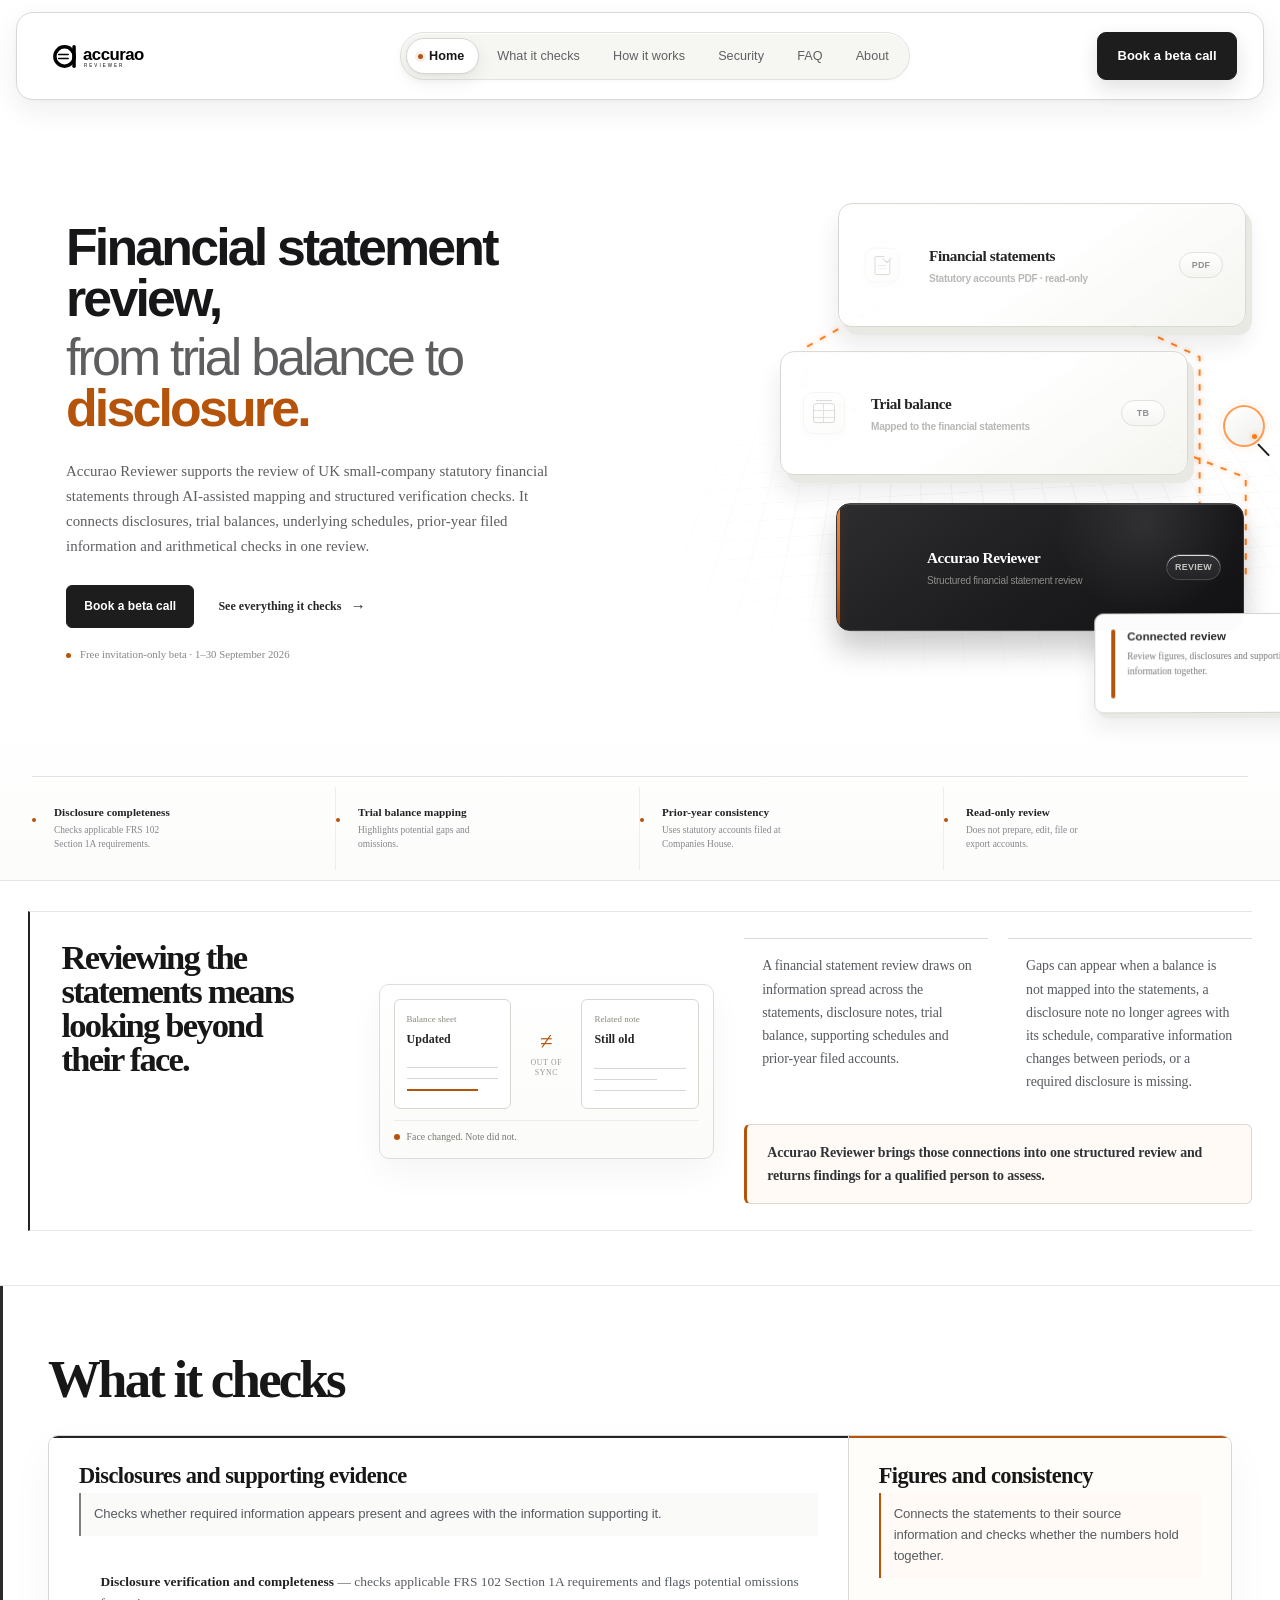
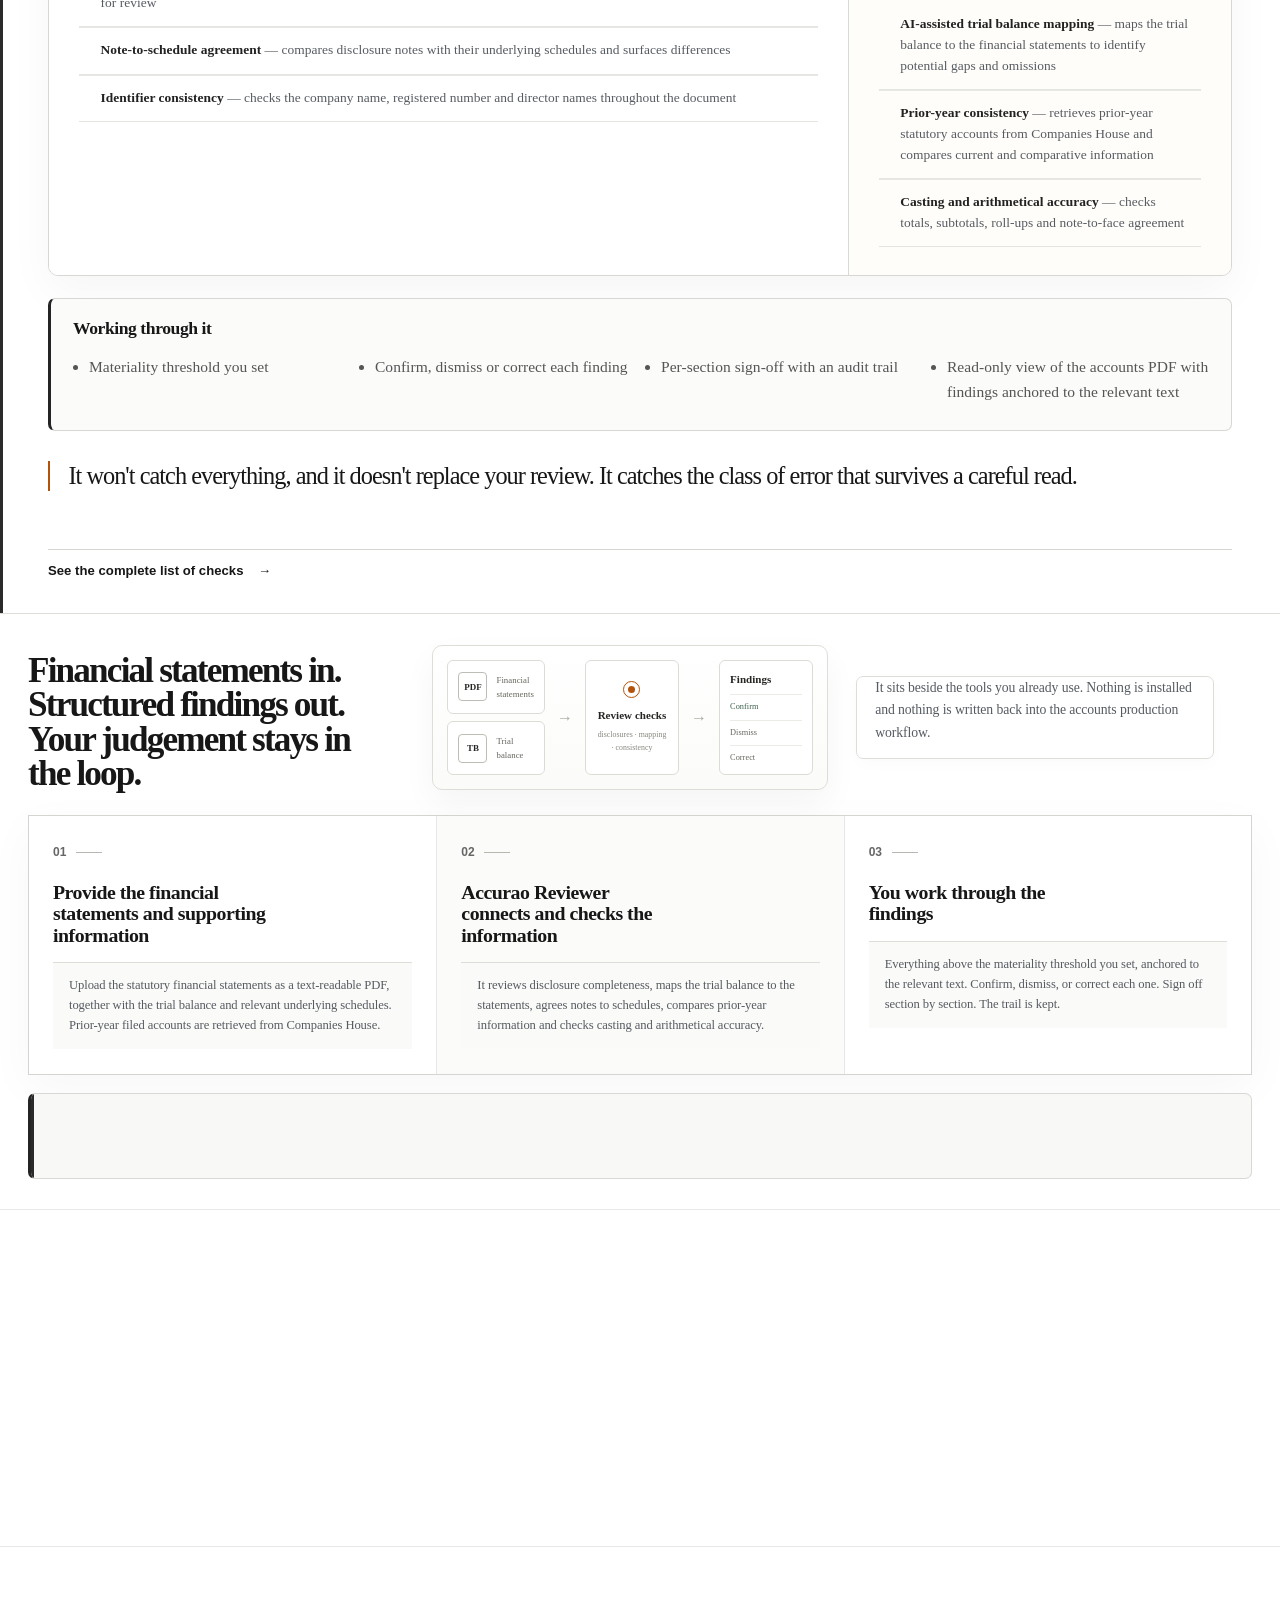
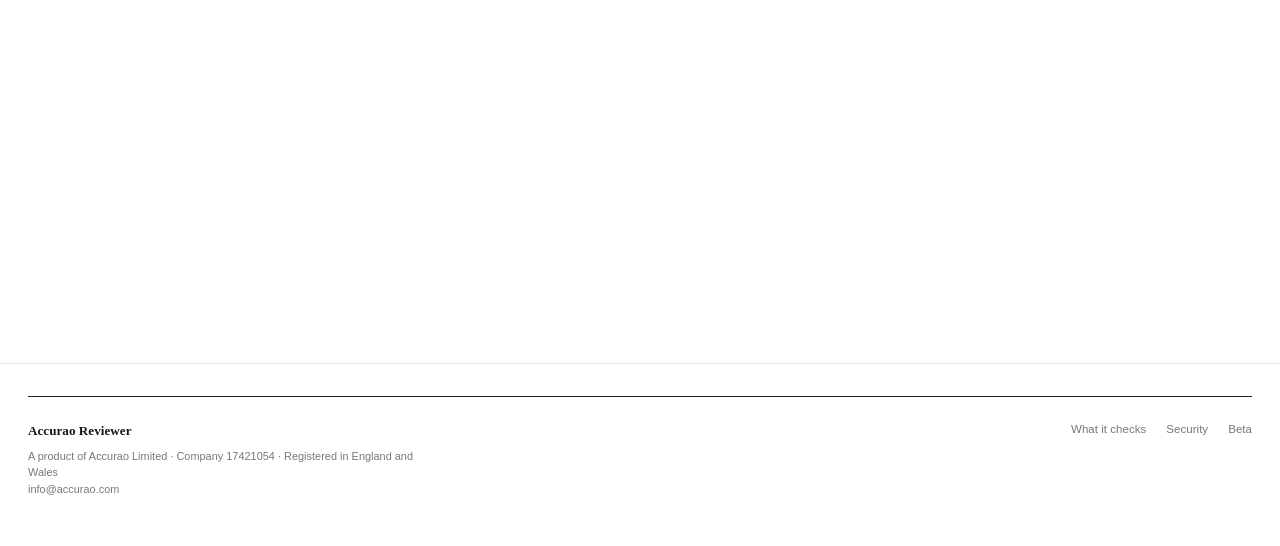
<file: index.html>
<!doctype html>
<html lang="en-GB">
<head>
  <meta charset="utf-8">
  <meta name="viewport" content="width=device-width,initial-scale=1,viewport-fit=cover">
  <title>Accurao Reviewer — financial statement review, from trial balance to disclosure</title>
  <meta name="description" content="AI-assisted review of UK small-company statutory financial statements, connecting FRS 102 disclosures, trial balances, supporting schedules, prior-year information and arithmetic checks.">
  <meta name="robots" content="index,follow">
  <meta property="og:type" content="website">
  <meta property="og:title" content="Accurao Reviewer — financial statement review, from trial balance to disclosure">
  <meta property="og:description" content="AI-assisted review of UK small-company statutory financial statements, connecting FRS 102 disclosures, trial balances, supporting schedules, prior-year information and arithmetic checks.">
  <meta property="og:image" content="images/og-image.png">
  <meta name="theme-color" content="#FFFFFF">
  <link rel="icon" href="favicon.ico">
  <link rel="stylesheet" href="styles.css?v=26">
<style id="homepage-repeated-illustration-cleanup">
/* Repeated mid-page illustrations removed: the same information now appears once,
   in the site's established editorial/card layouts. */
#the-problem .editorial-head { align-items: start; }
.steps-section .feature-heading,
.audience-section .feature-heading { margin-bottom: 28px; }
.final-cta-inner > h2 { margin-bottom: 1.35rem; }
@media (max-width: 760px) {
  .steps-section .feature-heading,
  .audience-section .feature-heading { margin-bottom: 22px; }
}
</style>

<link rel="stylesheet" href="illustrations-3d.css?v=17">
  <link rel="stylesheet" href="mobile-responsive.css?v=19">
  <style id="home-checks-final-layout-v16">
/* FINAL source-of-truth for the Home "What it checks" section.
   This sits after every stylesheet so no legacy grid can squeeze the content. */
@media (min-width:901px){
  body.page-home .feature-band > #wic-hero.container{
    display:block!important;
    width:min(calc(100% - 96px),1546px)!important;
    max-width:1546px!important;
    min-height:0!important;
    margin:0 auto!important;
    padding:38px 0 48px!important;
  }
  body.page-home #wic-hero > .wic-home-heading{
    display:block!important;
    width:100%!important;
    max-width:none!important;
    margin:0 0 30px!important;
  }
  body.page-home #wic-hero .wic-hero-heading{
    display:block!important;
    width:100%!important;
    max-width:none!important;
    margin:0!important;
    font-size:clamp(3.3rem,4.1vw,4.75rem)!important;
    line-height:.95!important;
  }
  body.page-home #wic-hero > .home-check-split{
    display:grid!important;
    grid-template-columns:minmax(0,1.5fr) minmax(360px,.72fr)!important;
    gap:0!important;
    width:100%!important;
    max-width:none!important;
    margin:0!important;
    position:static!important;
    float:none!important;
    transform:none!important;
    border:1px solid #d7d7d3!important;
    border-radius:10px!important;
    overflow:hidden!important;
    background:#fff!important;
  }
  body.page-home #wic-hero > .home-check-split > .check-group{
    display:block!important;
    width:auto!important;
    min-width:0!important;
    max-width:none!important;
    margin:0!important;
    padding:28px 30px!important;
    position:relative!important;
    transform:none!important;
  }
  body.page-home #wic-hero > .home-check-split > .check-group + .check-group{
    border-left:1px solid #d9d9d5!important;
  }
  body.page-home #wic-hero .check-list,
  body.page-home #wic-hero .check-list li{
    width:100%!important;
    max-width:none!important;
  }
  body.page-home #wic-hero > .home-working{
    display:block!important;
    width:100%!important;
    max-width:none!important;
    margin:22px 0 0!important;
    padding:20px 22px!important;
    position:static!important;
    transform:none!important;
  }
  body.page-home #wic-hero > .home-working ul{
    display:grid!important;
    grid-template-columns:repeat(4,minmax(0,1fr))!important;
    gap:8px 24px!important;
    width:100%!important;
    margin:.75rem 0 0!important;
    padding-left:1rem!important;
  }
  body.page-home #wic-hero > .closing-line{
    display:block!important;
    width:100%!important;
    max-width:1050px!important;
    margin:30px 0 0!important;
  }
  body.page-home .feature-band > .section-link.container{
    width:min(calc(100% - 96px),1546px)!important;
    margin-left:auto!important;
    margin-right:auto!important;
  }
}

/* FINAL mobile marker cleanup. These are decorative artefacts only; numbered
   steps remain because they are real content, not pseudo/list markers. */
@media (max-width:767px){
  body main p::before,
  body main p::after,
  body main li::before,
  body main li::after,
  body main strong::before,
  body main strong::after,
  body.page-home .attio-steps p::before,
  body.page-home .attio-steps p::after,
  body.page-home .check-list li::before,
  body.page-home .check-list li::after,
  body.page-what-it-checks .check-list li::before,
  body.page-what-it-checks .check-list li::after{
    content:none!important;
    display:none!important;
    inline-size:0!important;
    block-size:0!important;
    width:0!important;
    height:0!important;
    background:transparent!important;
    border:0!important;
    box-shadow:none!important;
  }
  body main li,
  body.page-home .check-list li,
  body.page-what-it-checks .check-list li{
    list-style:none!important;
    list-style-type:none!important;
    display:block!important;
  }
  body main li::marker,
  body.page-home .check-list li::marker,
  body.page-what-it-checks .check-list li::marker{
    content:none!important;
    color:transparent!important;
    font-size:0!important;
  }
  body.page-home .check-list,
  body.page-home .home-working ul,
  body.page-what-it-checks .check-list,
  body.page-what-it-checks .working ul{
    list-style:none!important;
    padding-left:0!important;
  }
}
  </style>
  <link rel="stylesheet" href="layout-polish.css?v=4">
</head>
<body class="page-home">
<header class="site-header">
  <div class="container header-inner">
    <a class="brand" href="index.html" aria-label="Accurao Reviewer home">
      <img class="brand-logo" src="images/accurao-logo-primary.svg" alt="">
      <span class="brand-fallback">Accurao</span>
    </a>
    <button class="nav-toggle" type="button" aria-expanded="false" aria-controls="primary-nav">Menu</button>
    <nav class="main-nav" id="primary-nav" aria-label="Primary navigation"><a href="index.html" aria-current="page">Home</a><a href="what-it-checks.html">What it checks</a><a href="how-it-works.html">How it works</a><a href="security.html">Security</a><a href="faq.html">FAQ</a><a href="about.html">About</a></nav>
    <a class="nav-cta" href="beta.html">Book a beta call</a>
  </div>
</header>
<main>

<section class="hero reference-match-hero">
  <div class="container reference-match-main">
    <div class="reference-match-copy">
      
      <h1>
        <span class="hero-sentence">Financial statement review,</span>
        <span class="hero-sentence hero-secondary-sentence">from trial balance to <em>disclosure.</em></span>
      </h1>
      <p class="reference-match-sub">Accurao Reviewer supports the review of UK small-company statutory financial statements through AI-assisted mapping and structured verification checks. It connects disclosures, trial balances, underlying schedules, prior-year filed information and arithmetical checks in one review.</p>
      <div class="reference-match-actions">
        <a class="button" href="beta.html">Book a beta call</a>
        <a class="reference-match-link" href="what-it-checks.html">See everything it checks <b aria-hidden="true">→</b></a>
      </div>
      <p class="reference-beta-note"><span aria-hidden="true"></span>Free invitation-only beta · 1–30 September 2026</p>
    </div>

    <div class="reference-match-visual interactive-stack" data-layer-stack data-premium-illustration="home-review-flow" aria-label="Interactive illustration of Accurao Reviewer connecting statutory financial statements with their supporting information">
      <div class="reference-grid" aria-hidden="true"></div>
      <svg class="reference-path" viewBox="0 0 620 440" aria-hidden="true" role="presentation">
        <path class="path-accounts" d="M180 88 L112 126 L112 169 L170 191" />
        <path class="path-source" d="M423 104 L488 135 L488 292 L436 322" />
        <path class="path-reviewer" d="M456 220 L532 250 L532 347 L468 378" />
      </svg>

      <button class="reference-card reference-card-accounts interactive-layer" type="button" data-layer="accounts" aria-label="Statutory financial statements supplied as a read-only PDF">
        <span class="layer-icon document-icon" aria-hidden="true"><i></i></span>
        <span class="layer-copy"><strong>Financial statements</strong><small>Statutory accounts PDF · read-only</small></span>
        <span class="layer-tag">PDF</span>
      </button>

      <button class="reference-card reference-card-source interactive-layer" type="button" data-layer="source" aria-label="Trial balance and underlying schedules supporting the financial statements">
        <span class="layer-icon ledger-icon" aria-hidden="true"><i></i></span>
        <span class="layer-copy"><strong>Trial balance</strong><small>Mapped to the financial statements</small></span>
        <span class="layer-tag">TB</span>
      </button>

      <button class="reference-card reference-card-reviewer interactive-layer" type="button" data-layer="reviewer" aria-label="Accurao Reviewer: structured verification and AI-assisted mapping">
        <span class="layer-icon ai-icon" aria-hidden="true"><i>AI</i></span>
        <span class="layer-copy"><strong>Accurao Reviewer</strong><small class="layer-default">Structured financial statement review</small><small class="layer-hover">Disclosures · mapping · consistency</small></span>
        <span class="layer-tag">Review</span>
      </button>

      <div class="reference-search" aria-hidden="true"><i></i></div>

      <div class="stack-insight" data-stack-insight aria-live="polite">
        <div class="stack-insight-mark" aria-hidden="true"></div>
        <div><strong data-stack-insight-title>Connected review</strong><p data-stack-insight-body>Review figures, disclosures and supporting information together.</p></div>
      </div>
    </div>
  </div>

  <div class="container reference-benefits" aria-label="Product principles">
    <div><i></i><strong>Disclosure completeness</strong><span>Checks applicable FRS 102 Section 1A requirements.</span></div>
    <div><i></i><strong>Trial balance mapping</strong><span>Highlights potential gaps and omissions.</span></div>
    <div><i></i><strong>Prior-year consistency</strong><span>Uses statutory accounts filed at Companies House.</span></div>
    <div><i></i><strong>Read-only review</strong><span>Does not prepare, edit, file or export accounts.</span></div>
  </div>
</section>

<section class="section intro-section" id="the-problem">
  <div class="container editorial-head">
    
    <h2>Reviewing the statements means looking beyond their face.</h2>
<div class="editorial-copy">
      <p>A financial statement review draws on information spread across the statements, disclosure notes, trial balance, supporting schedules and prior-year filed accounts.</p>
      <p>Gaps can appear when a balance is not mapped into the statements, a disclosure note no longer agrees with its schedule, comparative information changes between periods, or a required disclosure is missing.</p>
      <p class="pitch">Accurao Reviewer brings those connections into one structured review and returns findings for a qualified person to assess.</p>
    </div>
  </div>
</section>

<section class="section feature-band">
  <div class="container" id="wic-hero" aria-label="What it checks">
    <div class="wic-home-heading">
      <h2 class="wic-hero-heading">What it checks</h2>
    </div>
    <div class="check-split home-check-split">
      <section class="check-group" aria-labelledby="home-disclosure-checks">
        <h3 id="home-disclosure-checks">Disclosures and supporting evidence</h3>
        <p class="group-note">Checks whether required information appears present and agrees with the information supporting it.</p>
        <ul class="check-list">
          <li><strong>Disclosure verification and completeness</strong> — checks applicable FRS 102 Section 1A requirements and flags potential omissions for review</li>
          <li><strong>Note-to-schedule agreement</strong> — compares disclosure notes with their underlying schedules and surfaces differences</li>
          <li><strong>Identifier consistency</strong> — checks the company name, registered number and director names throughout the document</li>
        </ul>
      </section>
      <section class="check-group" aria-labelledby="home-consistency-checks">
        <h3 id="home-consistency-checks">Figures and consistency</h3>
        <p class="group-note">Connects the statements to their source information and checks whether the numbers hold together.</p>
        <ul class="check-list">
          <li><strong>AI-assisted trial balance mapping</strong> — maps the trial balance to the financial statements to identify potential gaps and omissions</li>
          <li><strong>Prior-year consistency</strong> — retrieves prior-year statutory accounts from Companies House and compares current and comparative information</li>
          <li><strong>Casting and arithmetical accuracy</strong> — checks totals, subtotals, roll-ups and note-to-face agreement</li>
        </ul>
      </section>
    </div>
    <div class="working home-working">
      <h3>Working through it</h3>
      <ul>
        <li>Materiality threshold you set</li>
        <li>Confirm, dismiss or correct each finding</li>
        <li>Per-section sign-off with an audit trail</li>
        <li>Read-only view of the accounts PDF with findings anchored to the relevant text</li>
      </ul>
    </div>
    <p class="closing-line">It won't catch everything, and it doesn't replace your review. It catches the class of error that survives a careful read.</p>
  </div>

  <div class="container section-link"><a href="what-it-checks.html">See the complete list of checks <span>→</span></a></div>
</section>

<section class="section steps-section">
  <div class="container feature-heading">
    <div><h2>Financial statements in. Structured findings out. Your judgement stays in the loop.</h2></div>
    <p>It sits beside the tools you already use. Nothing is installed and nothing is written back into the accounts production workflow.</p>
  </div>
<div class="container attio-steps">
    <article><div class="step-num">01</div><h3>Provide the financial statements and supporting information</h3><p>Upload the statutory financial statements as a text-readable PDF, together with the trial balance and relevant underlying schedules. Prior-year filed accounts are retrieved from Companies House.</p></article>
    <article><div class="step-num">02</div><h3>Accurao Reviewer connects and checks the information</h3><p>It reviews disclosure completeness, maps the trial balance to the statements, agrees notes to schedules, compares prior-year information and checks casting and arithmetical accuracy.</p></article>
    <article><div class="step-num">03</div><h3>You work through the findings</h3><p>Everything above the materiality threshold you set, anchored to the relevant text. Confirm, dismiss, or correct each one. Sign off section by section. The trail is kept.</p></article>
  </div>
  <div class="container"><div class="quiet-block"><p>Accurao Reviewer does not prepare, edit, export or file statutory accounts. It does not produce iXBRL, perform an audit or assurance engagement, certify compliance, or replace accounts-production systems and professional judgement. The financial statement view is read-only.</p></div></div>
</section>

<section class="section audience-section">
  <div class="container feature-heading">
    <div><h2>Built for people responsible for statutory financial statement review.</h2></div>
  </div>
<div class="container audience-grid">
    <div class="audience-item"><p><strong>Small UK accountancy practices and qualified accountants</strong> reviewing FRS 102 Section 1A small-company statutory financial statements.</p></div>
    <div class="audience-item"><p><strong>Financial controllers</strong> reviewing their own company's statutory financial statements and supporting information.</p></div>
  </div>
</section>

<!-- SOCIAL PROOF — do not populate until real beta participants consent in writing.
     No invented counts, logos, quotes, or time-saved figures. -->

<section class="section final-cta">
  <div class="container final-cta-inner">
    
    <h2>Join the September closed beta.</h2>
<p>From 1 to 30 September 2026, we are working with a small group of UK accountancy practices, qualified accountants and financial controllers.</p>
    <p>Participation is invitation-only and free. Each participant's users and review volume are agreed separately.</p>
    <p>There is no automatic conversion to a paid service.</p>
    <div class="hero-actions centered-actions"><a class="button" href="beta.html">Book a beta call</a></div>
    <p class="hero-note tabular">A focused 20-minute conversation about the closed beta.</p>
  </div>
</section>

</main>
<footer class="site-footer">
  <div class="container footer-rule">
    <div class="footer-identity"><div class="footer-brand">Accurao Reviewer</div><p class="footer-company">A product of Accurao Limited · Company 17421054 · Registered in England and Wales<br><a href="mailto:info@accurao.com">info@accurao.com</a></p></div>
    <nav class="footer-links" aria-label="Footer navigation"><a href="what-it-checks.html">What it checks</a><a href="security.html">Security</a><a href="beta.html">Beta</a></nav>
  </div>
</footer>
<script src="site.js?v=26" defer></script>
</body>
</html>
</file>
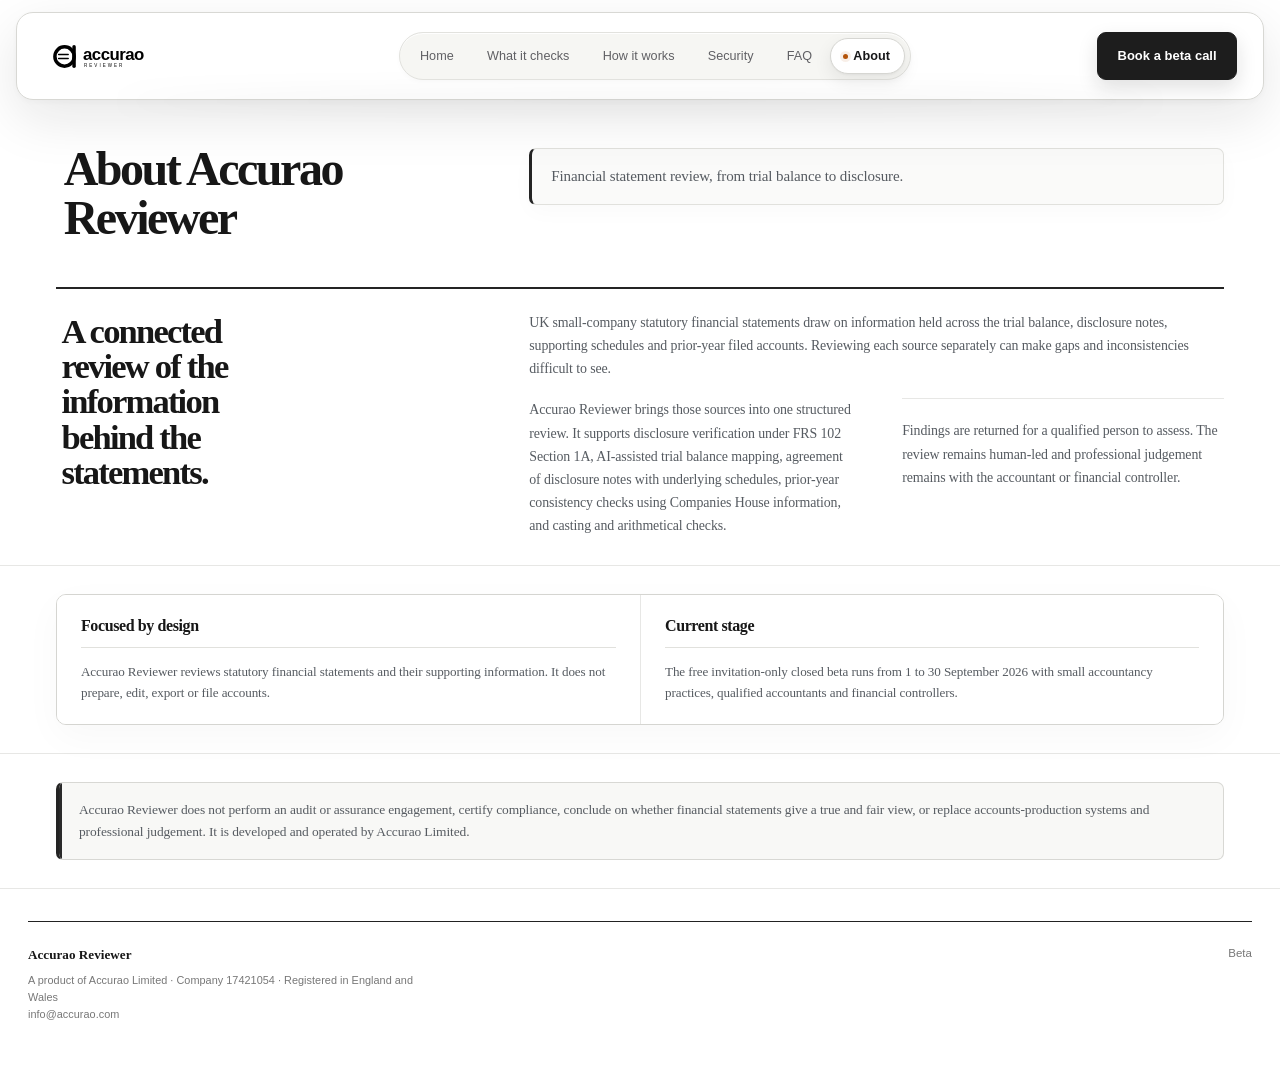
<file: about.html>
<!doctype html>
<html lang="en-GB">
<head>
  <meta charset="utf-8">
  <meta name="viewport" content="width=device-width,initial-scale=1,viewport-fit=cover">
  <title>About — Accurao Reviewer</title>
  <meta name="description" content="Why Accurao Reviewer connects financial statements, disclosures, trial balances, schedules and prior-year information in one structured review.">
  <meta name="robots" content="index,follow">
  <meta property="og:type" content="website">
  <meta property="og:title" content="About — Accurao Reviewer">
  <meta property="og:description" content="Why Accurao Reviewer connects financial statements, disclosures, trial balances, schedules and prior-year information in one structured review.">
  <meta property="og:image" content="images/og-image.png">
  <meta name="theme-color" content="#FFFFFF">
  <link rel="icon" href="favicon.ico">
  <link rel="stylesheet" href="styles.css?v=26">
  <link rel="stylesheet" href="mobile-responsive.css?v=19">
    <link rel="stylesheet" href="layout-polish.css?v=4">
<style id="mobile-marker-final-v16">
@media (max-width:767px){
  body main p::before,body main p::after,body main li::before,body main li::after,body main strong::before,body main strong::after{content:none!important;display:none!important;width:0!important;height:0!important;background:transparent!important;border:0!important;box-shadow:none!important}
  body main li{list-style:none!important;list-style-type:none!important}
  body main li::marker{content:none!important;color:transparent!important;font-size:0!important}
}
  </style>
</head>
<body class="page-about">
<header class="site-header">
  <div class="container header-inner">
    <a class="brand" href="index.html" aria-label="Accurao Reviewer home">
      <img class="brand-logo" src="images/accurao-logo-primary.svg" alt="">
      <span class="brand-fallback">Accurao</span>
    </a>
    <button class="nav-toggle" type="button" aria-expanded="false" aria-controls="primary-nav">Menu</button>
    <nav class="main-nav" id="primary-nav" aria-label="Primary navigation"><a href="index.html">Home</a><a href="what-it-checks.html">What it checks</a><a href="how-it-works.html">How it works</a><a href="security.html">Security</a><a href="faq.html">FAQ</a><a href="about.html" aria-current="page">About</a></nav>
    <a class="nav-cta" href="beta.html">Book a beta call</a>
  </div>
</header>
<main>

<section class="page-hero"><div class="container"><h1>About Accurao Reviewer</h1><p class="lede">Financial statement review, from trial balance to disclosure.</p></div></section>
<section class="section"><div class="container editorial-head"><h2>A connected review of the information behind the statements.</h2><div class="editorial-copy"><p>UK small-company statutory financial statements draw on information held across the trial balance, disclosure notes, supporting schedules and prior-year filed accounts. Reviewing each source separately can make gaps and inconsistencies difficult to see.</p><p>Accurao Reviewer brings those sources into one structured review. It supports disclosure verification under FRS 102 Section 1A, AI-assisted trial balance mapping, agreement of disclosure notes with underlying schedules, prior-year consistency checks using Companies House information, and casting and arithmetical checks.</p><p>Findings are returned for a qualified person to assess. The review remains human-led and professional judgement remains with the accountant or financial controller.</p></div></div></section>
<section class="section alt"><div class="container"><div class="security-facts"><div class="fact"><h3>Focused by design</h3><p>Accurao Reviewer reviews statutory financial statements and their supporting information. It does not prepare, edit, export or file accounts.</p></div><div class="fact"><h3>Current stage</h3><p>The free invitation-only closed beta runs from 1 to 30 September 2026 with small accountancy practices, qualified accountants and financial controllers.</p></div></div></div></section>
<section class="section"><div class="container"><div class="quiet-block"><p>Accurao Reviewer does not perform an audit or assurance engagement, certify compliance, conclude on whether financial statements give a true and fair view, or replace accounts-production systems and professional judgement. It is developed and operated by Accurao Limited.</p></div></div></section>

</main>
<footer class="site-footer">
  <div class="container footer-rule">
    <div class="footer-identity"><div class="footer-brand">Accurao Reviewer</div><p class="footer-company">A product of Accurao Limited · Company 17421054 · Registered in England and Wales<br><a href="mailto:info@accurao.com">info@accurao.com</a></p></div>
    <nav class="footer-links" aria-label="Footer navigation">
      
      
      <a href="beta.html">Beta</a>
    </nav>
  </div>
</footer>
<script src="site.js?v=26" defer></script>
</body>
</html>
</file>
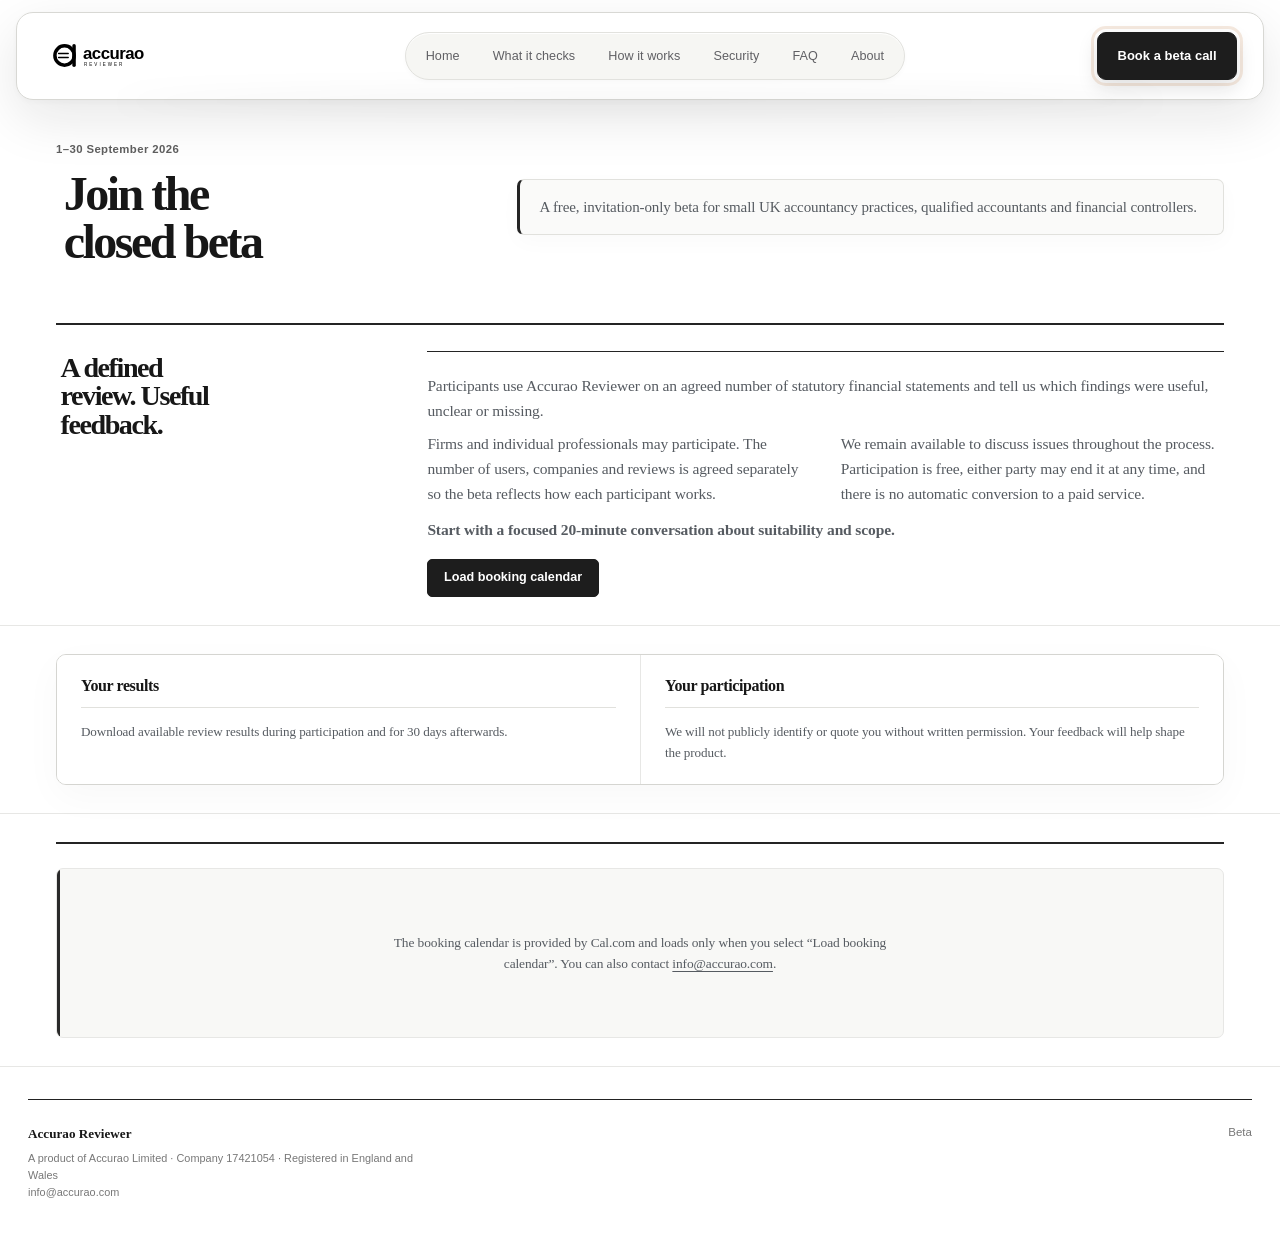
<file: beta.html>
<!doctype html>
<html lang="en-GB">
<head>
  <meta charset="utf-8">
  <meta name="viewport" content="width=device-width,initial-scale=1,viewport-fit=cover">
  <title>Beta — Accurao Reviewer</title>
  <meta name="description" content="Apply for the free invitation-only Accurao Reviewer closed beta, running from 1 to 30 September 2026.">
  <meta name="robots" content="index,follow">
  <meta property="og:type" content="website">
  <meta property="og:title" content="Beta — Accurao Reviewer">
  <meta property="og:description" content="Apply for the free invitation-only Accurao Reviewer closed beta, running from 1 to 30 September 2026.">
  <meta property="og:image" content="images/og-image.png">
  <meta name="theme-color" content="#FFFFFF">
  <link rel="icon" href="favicon.ico">
  <link rel="stylesheet" href="styles.css?v=26">
  <link rel="stylesheet" href="mobile-responsive.css?v=19">
    <link rel="stylesheet" href="layout-polish.css?v=4">
<style id="mobile-marker-final-v16">
@media (max-width:767px){
  body main p::before,body main p::after,body main li::before,body main li::after,body main strong::before,body main strong::after{content:none!important;display:none!important;width:0!important;height:0!important;background:transparent!important;border:0!important;box-shadow:none!important}
  body main li{list-style:none!important;list-style-type:none!important}
  body main li::marker{content:none!important;color:transparent!important;font-size:0!important}
}
  </style>
</head>
<body class="page-beta">
<header class="site-header">
  <div class="container header-inner">
    <a class="brand" href="index.html" aria-label="Accurao Reviewer home">
      <img class="brand-logo" src="images/accurao-logo-primary.svg" alt="">
      <span class="brand-fallback">Accurao</span>
    </a>
    <button class="nav-toggle" type="button" aria-expanded="false" aria-controls="primary-nav">Menu</button>
    <nav class="main-nav" id="primary-nav" aria-label="Primary navigation"><a href="index.html">Home</a><a href="what-it-checks.html">What it checks</a><a href="how-it-works.html">How it works</a><a href="security.html">Security</a><a href="faq.html">FAQ</a><a href="about.html">About</a></nav>
    <a class="nav-cta" href="beta.html" aria-current="page">Book a beta call</a>
  </div>
</header>
<main>

<section class="page-hero"><div class="container"><div class="beta-hero-heading"><p class="eyebrow">1–30 September 2026</p><h1>Join the closed beta</h1></div><p class="lede">A free, invitation-only beta for small UK accountancy practices, qualified accountants and financial controllers.</p></div></section>
<section class="section"><div class="container beta-panel"><div><h2>A defined review. Useful feedback.</h2></div><div class="beta-copy"><p>Participants use Accurao Reviewer on an agreed number of statutory financial statements and tell us which findings were useful, unclear or missing.</p><p>Firms and individual professionals may participate. The number of users, companies and reviews is agreed separately so the beta reflects how each participant works.</p><p>We remain available to discuss issues throughout the process. Participation is free, either party may end it at any time, and there is no automatic conversion to a paid service.</p><p class="tabular"><strong>Start with a focused 20-minute conversation about suitability and scope.</strong></p><button class="button" type="button" data-load-cal>Load booking calendar</button></div></div></section>
<section class="section alt"><div class="container"><div class="security-facts"><div class="fact"><h3>Your results</h3><p>Download available review results during participation and for 30 days afterwards.</p></div><div class="fact"><h3>Your participation</h3><p>We will not publicly identify or quote you without written permission. Your feedback will help shape the product.</p></div></div></div></section>
<section class="section"><div class="container"><div class="booking-shell"><div class="booking-placeholder" data-cal-embed data-cal-url="https://cal.eu/momina.athar/free-consultation"><p>The booking calendar is provided by Cal.com and loads only when you select “Load booking calendar”. You can also contact <a href="mailto:info@accurao.com">info@accurao.com</a>.</p></div></div></div></section>

</main>
<footer class="site-footer">
  <div class="container footer-rule">
    <div class="footer-identity"><div class="footer-brand">Accurao Reviewer</div><p class="footer-company">A product of Accurao Limited · Company 17421054 · Registered in England and Wales<br><a href="mailto:info@accurao.com">info@accurao.com</a></p></div>
    <nav class="footer-links" aria-label="Footer navigation">
      
      
      <a href="beta.html">Beta</a>
    </nav>
  </div>
</footer>
<script src="site.js?v=26" defer></script>
</body>
</html>
</file>
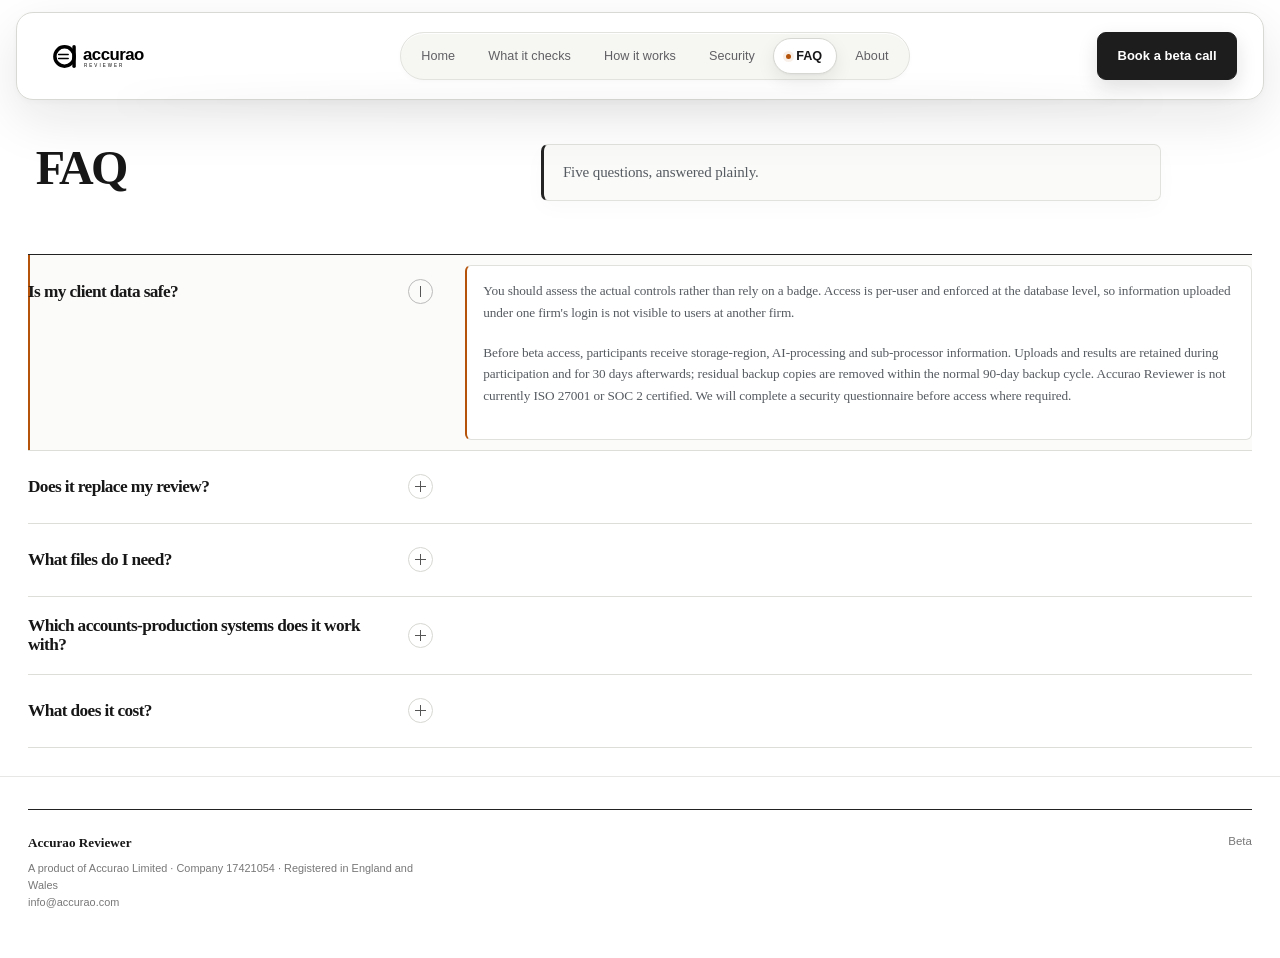
<file: faq.html>
<!doctype html>
<html lang="en-GB">
<head>
  <meta charset="utf-8">
  <meta name="viewport" content="width=device-width,initial-scale=1,viewport-fit=cover">
  <title>FAQ — Accurao Reviewer</title>
  <meta name="description" content="Answers about data safety, review scope, required files, compatibility and closed-beta participation for Accurao Reviewer.">
  <meta name="robots" content="index,follow">
  <meta property="og:type" content="website">
  <meta property="og:title" content="FAQ — Accurao Reviewer">
  <meta property="og:description" content="Answers about data safety, review scope, required files, compatibility and closed-beta participation for Accurao Reviewer.">
  <meta property="og:image" content="images/og-image.png">
  <meta name="theme-color" content="#FFFFFF">
  <link rel="icon" href="favicon.ico">
  <link rel="stylesheet" href="styles.css?v=26">
  <link rel="stylesheet" href="mobile-responsive.css?v=19">
    <link rel="stylesheet" href="layout-polish.css?v=4">
<style id="mobile-marker-final-v16">
@media (max-width:767px){
  body main p::before,body main p::after,body main li::before,body main li::after,body main strong::before,body main strong::after{content:none!important;display:none!important;width:0!important;height:0!important;background:transparent!important;border:0!important;box-shadow:none!important}
  body main li{list-style:none!important;list-style-type:none!important}
  body main li::marker{content:none!important;color:transparent!important;font-size:0!important}
}
  </style>
</head>
<body class="page-faq">
<header class="site-header">
  <div class="container header-inner">
    <a class="brand" href="index.html" aria-label="Accurao Reviewer home">
      <img class="brand-logo" src="images/accurao-logo-primary.svg" alt="">
      <span class="brand-fallback">Accurao</span>
    </a>
    <button class="nav-toggle" type="button" aria-expanded="false" aria-controls="primary-nav">Menu</button>
    <nav class="main-nav" id="primary-nav" aria-label="Primary navigation"><a href="index.html">Home</a><a href="what-it-checks.html">What it checks</a><a href="how-it-works.html">How it works</a><a href="security.html">Security</a><a href="faq.html" aria-current="page">FAQ</a><a href="about.html">About</a></nav>
    <a class="nav-cta" href="beta.html">Book a beta call</a>
  </div>
</header>
<main>

<section class="page-hero"><div class="container"><h1>FAQ</h1><p class="lede">Five questions, answered plainly.</p></div></section>
<section class="section"><div class="container"><div class="faq-list">
<article class="faq-item"><h2>Is my client data safe?</h2><p>You should assess the actual controls rather than rely on a badge. Access is per-user and enforced at the database level, so information uploaded under one firm's login is not visible to users at another firm.</p><p>Before beta access, participants receive storage-region, AI-processing and sub-processor information. Uploads and results are retained during participation and for 30 days afterwards; residual backup copies are removed within the normal 90-day backup cycle. Accurao Reviewer is not currently ISO 27001 or SOC 2 certified. We will complete a security questionnaire before access where required.</p></article>
<article class="faq-item"><h2>Does it replace my review?</h2><p>No, and it isn't built to. It performs a defined set of arithmetic and consistency checks and assesses whether certain disclosures appear present. It does not exercise professional judgement, assess whether an accounting treatment is appropriate, or form a view on whether the accounts give a true and fair view. It makes no compliance guarantee.</p><p>Your review is still your review. This narrows what it has to catch.</p></article>
<article class="faq-item"><h2>What files do I need?</h2><p>Provide the statutory financial statements as a text-readable PDF. Add the underlying trial balance where trial balance mapping is required, together with the relevant supporting schedules for note-to-schedule checks.</p><p>Prior-year statutory accounts are retrieved directly from Companies House. A scanned or photographed PDF without extractable text is outside the current scope; PDFs exported from accounts-production systems are suitable.</p></article>
<article class="faq-item"><h2>Which accounts-production systems does it work with?</h2><p>Accurao Reviewer works from the exported financial statements rather than integrating with the system that produced them. You provide a PDF from Caseware, IRIS, TaxCalc or another accounts-production system, together with the supporting information required for the selected checks.</p><p>Nothing is installed and nothing is written back into the accounts-production workflow.</p></article>
<article class="faq-item"><h2>What does it cost?</h2><p>The invitation-only beta runs from 1 to 30 September 2026 and is completely free. Participation will not automatically convert into a paid service. Any future pricing will be communicated and agreed separately.</p></article>
</div></div></section>

</main>
<footer class="site-footer">
  <div class="container footer-rule">
    <div class="footer-identity"><div class="footer-brand">Accurao Reviewer</div><p class="footer-company">A product of Accurao Limited · Company 17421054 · Registered in England and Wales<br><a href="mailto:info@accurao.com">info@accurao.com</a></p></div>
    <nav class="footer-links" aria-label="Footer navigation">
      
      
      <a href="beta.html">Beta</a>
    </nav>
  </div>
</footer>
<script src="site.js?v=26" defer></script>
</body>
</html>
</file>
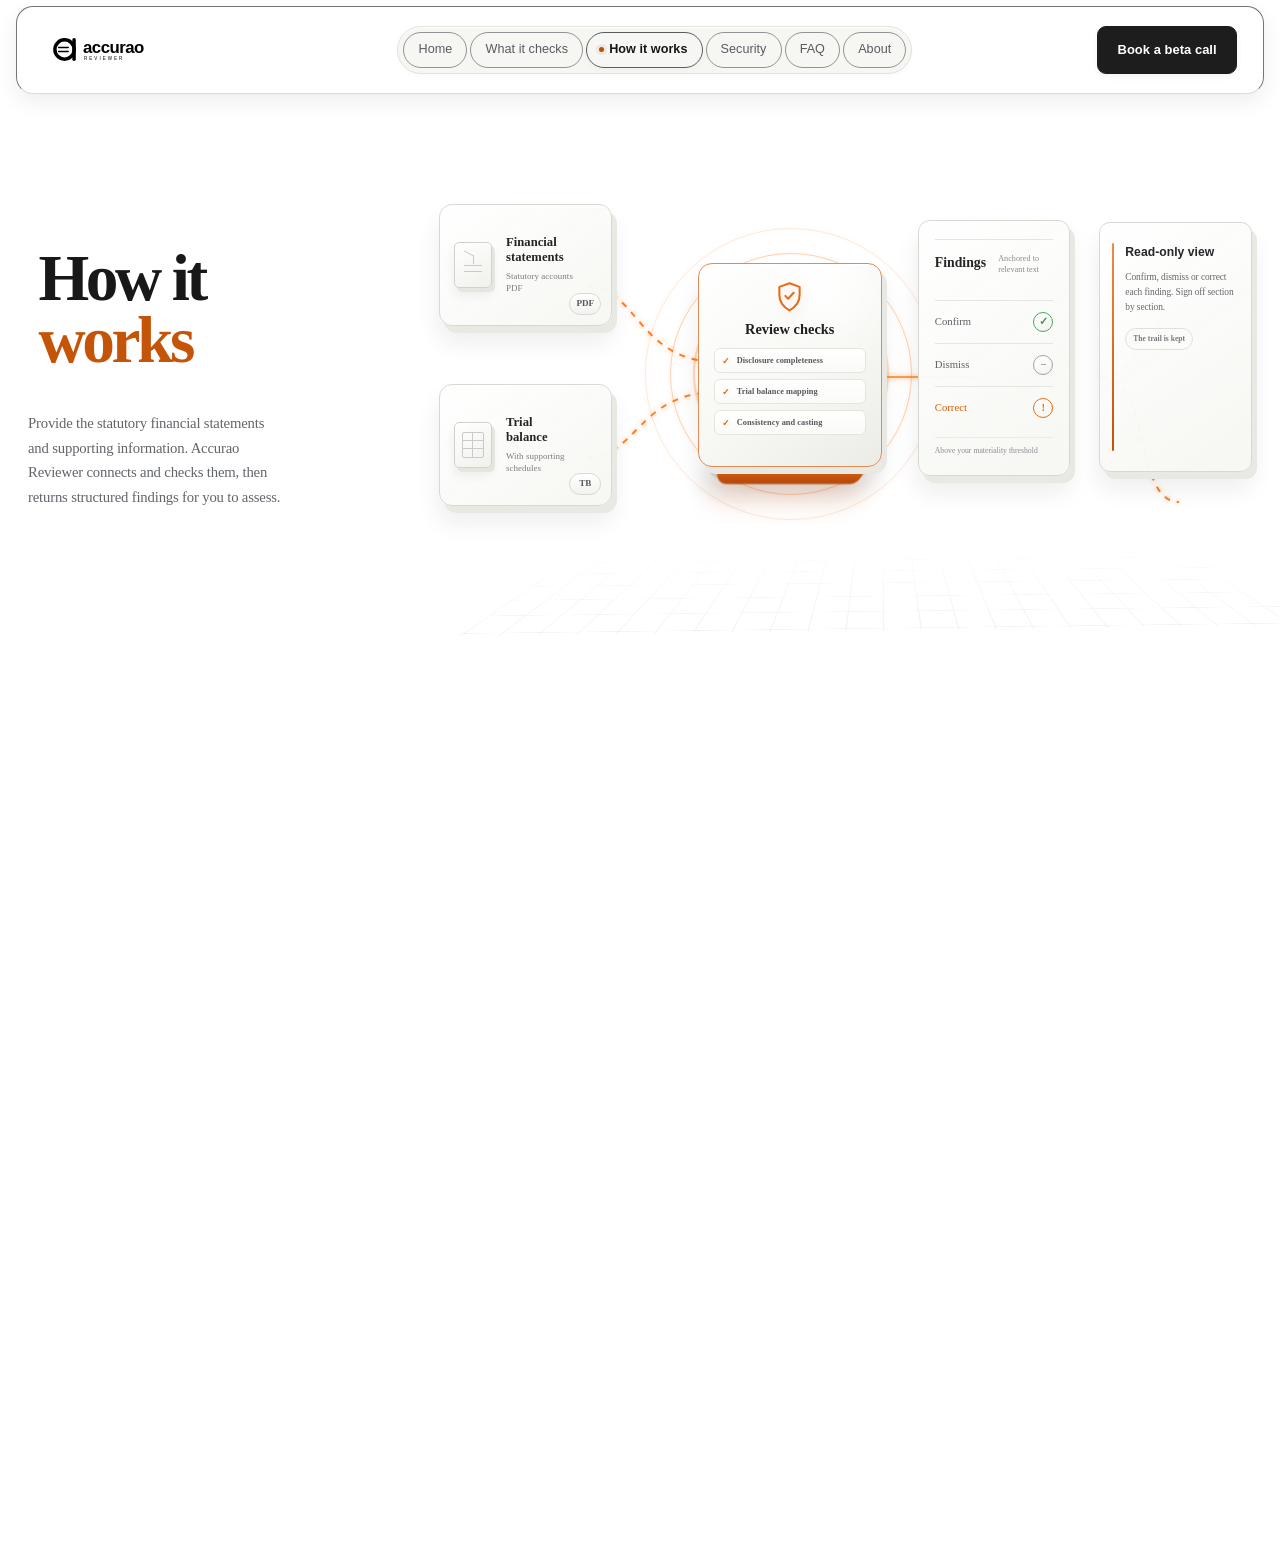
<file: how-it-works.html>
<!doctype html>
<html lang="en-GB">
<head>
  <meta charset="utf-8">
  <meta name="viewport" content="width=device-width,initial-scale=1,viewport-fit=cover">
  <title>How it works — Accurao Reviewer</title>
  <meta name="description" content="How Accurao Reviewer connects statutory financial statements with trial balances, schedules, disclosures and prior-year Companies House information.">
  <meta name="robots" content="index,follow">
  <meta property="og:type" content="website">
  <meta property="og:title" content="How it works — Accurao Reviewer">
  <meta property="og:description" content="How Accurao Reviewer connects statutory financial statements with trial balances, schedules, disclosures and prior-year Companies House information.">
  <meta property="og:image" content="images/og-image.png">
  <meta name="theme-color" content="#FFFFFF">
  <link rel="icon" href="favicon.ico">
  <link rel="stylesheet" href="styles.css?v=26">
  <link rel="stylesheet" href="illustrations-3d.css?v=17">
  <link rel="stylesheet" href="mobile-responsive.css?v=19">
    <link rel="stylesheet" href="layout-polish.css?v=4">
<style id="mobile-marker-final-v16">
@media (max-width:767px){
  body main p::before,body main p::after,body main li::before,body main li::after,body main strong::before,body main strong::after{content:none!important;display:none!important;width:0!important;height:0!important;background:transparent!important;border:0!important;box-shadow:none!important}
  body main li{list-style:none!important;list-style-type:none!important}
  body main li::marker{content:none!important;color:transparent!important;font-size:0!important}
}
  </style>
</head>
<body class="page-how-it-works">
<header class="site-header">
  <div class="container header-inner">
    <a class="brand" href="index.html" aria-label="Accurao Reviewer home">
      <img class="brand-logo" src="images/accurao-logo-primary.svg" alt="">
      <span class="brand-fallback">Accurao</span>
    </a>
    <button class="nav-toggle" type="button" aria-expanded="false" aria-controls="primary-nav">Menu</button>
    <nav class="main-nav" id="primary-nav" aria-label="Primary navigation"><a href="index.html">Home</a><a href="what-it-checks.html">What it checks</a><a href="how-it-works.html" aria-current="page">How it works</a><a href="security.html">Security</a><a href="faq.html">FAQ</a><a href="about.html">About</a></nav>
    <a class="nav-cta" href="beta.html">Book a beta call</a>
  </div>
</header>
<main>

<section class="page-hero how-hero">
  <div class="container how-hero-grid">
    <div class="how-hero-copy">
      
      <h1>How it <span>works</span></h1>
      <p class="how-hero-lede">Provide the statutory financial statements and supporting information. Accurao Reviewer connects and checks them, then returns structured findings for you to assess.</p>
    </div>

    <div class="how-hero-visual premium-scroll-illustration" data-premium-illustration="workflow" role="group" aria-label="Financial statements and supporting information flow into Accurao Reviewer, producing findings for the reviewer to assess.">
      <div class="how-grid-floor" aria-hidden="true"></div>
      <svg class="how-flow-lines" viewBox="0 0 900 470" preserveAspectRatio="none" aria-hidden="true" shape-rendering="geometricPrecision">
        <path class="how-flow-path how-flow-input-a" d="M175 145 C230 145 230 220 318 220" />
        <path class="how-flow-path how-flow-input-b" d="M175 315 C230 315 230 250 318 250" />
        <path d="M492 235 C548 235 565 235 604 235" class="how-line-strong how-flow-path" />
        <path class="how-flow-path how-flow-output-a" d="M735 235 C780 235 783 170 824 170" />
        <path class="how-flow-path how-flow-output-b" d="M735 235 C790 235 770 360 820 360" />
      </svg>

      <div class="how-input how-input-pdf premium-interactive-card" tabindex="0" data-illustration-card="accounts">
        <span class="how-doc-icon" aria-hidden="true"><i></i></span>
        <span class="how-input-copy"><strong>Financial statements</strong><small>Statutory accounts PDF</small></span>
        <em>PDF</em>
      </div>

      <div class="how-input how-input-tb premium-interactive-card" tabindex="0" data-illustration-card="tb">
        <span class="how-table-icon" aria-hidden="true"><i></i></span>
        <span class="how-input-copy"><strong>Trial balance</strong><small>With supporting schedules</small></span>
        <em>TB</em>
      </div>

      <div class="how-review-wrap">
        <span class="how-orbit orbit-a"></span>
        <span class="how-orbit orbit-b"></span>
        <span class="how-orbit orbit-c"></span>
        <div class="how-review-base base-back"></div>
        <div class="how-review-base base-front"></div>
        <div class="how-review-card premium-interactive-card" tabindex="0" data-illustration-card="review">
          <svg class="how-shield" viewBox="0 0 24 28" aria-hidden="true"><path d="M12 1.8 21 5v7.2c0 6.2-3.7 10.7-9 13.7-5.3-3-9-7.5-9-13.7V5l9-3.2Z"/><path d="m8.3 13 2.4 2.5 5-5.3"/></svg>
          <strong>Review checks</strong>
          <div class="how-check-list" aria-label="Key checks">
            <span>Disclosure completeness</span>
            <span>Trial balance mapping</span>
            <span>Consistency and casting</span>
          </div>
        </div>
      </div>

      <div class="how-findings premium-interactive-card" tabindex="0" data-illustration-card="findings">
        <div class="how-findings-head"><strong>Findings</strong><small>Anchored to relevant text</small></div>
        <div><span>Confirm</span><b class="is-confirm">✓</b></div>
        <div><span>Dismiss</span><b class="is-dismiss">−</b></div>
        <div><span>Correct</span><b class="is-correct">!</b></div>
        <small class="how-materiality">Above your materiality threshold</small>
      </div>

      <div class="how-insight premium-interactive-card" tabindex="0" data-illustration-card="insight">
        <i aria-hidden="true"></i>
        <div class="how-insight-copy">
          
          <strong>Read-only view</strong>
          <p>Confirm, dismiss or correct each finding. Sign off section by section.</p>
          <small>The trail is kept</small>
        </div>
      </div>

    </div>
  </div>
</section>
<section class="section"><div class="container"><div class="steps">
<div class="step"><div class="step-number">01</div><div><h2>Provide the financial statements and supporting information</h2><p>Upload the statutory financial statements as a text-readable PDF, together with the trial balance and relevant underlying schedules. Accurao Reviewer retrieves the prior-year statutory accounts filed at Companies House.</p></div></div>
<div class="step"><div class="step-number">02</div><div><h2>Accurao Reviewer connects and checks the information</h2><p>It reviews disclosure completeness, maps the trial balance to the statements, agrees notes with supporting schedules, compares current and prior-year information, and checks casting and arithmetical accuracy.</p></div></div>
<div class="step"><div class="step-number">03</div><div><h2>You work through the findings</h2><p>Everything above the materiality threshold you set, anchored to the relevant text in the document. Confirm, dismiss, or correct each one. Sign off section by section. The trail is kept.</p></div></div>
</div></div></section>
<section class="section alt"><div class="container section-label"><div class="measure"><h2>What you need</h2><ul><li>The statutory financial statements as a text-readable PDF</li><li>The underlying trial balance, where trial balance mapping is required</li><li>The relevant supporting schedules for note-to-schedule checks</li></ul><p>Prior-year statutory accounts are retrieved directly from Companies House. A scanned or photographed PDF without extractable text is outside the current scope; PDFs exported from accounts-production systems are suitable.</p></div></div></section>
<section class="section"><div class="container"><div class="quiet-block"><p>Accurao Reviewer does not prepare, edit, export or file statutory accounts. It does not produce iXBRL, perform an audit or assurance engagement, certify compliance, or replace accounts-production systems and professional judgement. The financial statement view is read-only.</p></div></div></section>

</main>
<footer class="site-footer">
  <div class="container footer-rule">
    <div class="footer-identity"><div class="footer-brand">Accurao Reviewer</div><p class="footer-company">A product of Accurao Limited · Company 17421054 · Registered in England and Wales<br><a href="mailto:info@accurao.com">info@accurao.com</a></p></div>
    <nav class="footer-links" aria-label="Footer navigation">
      
      
      <a href="beta.html">Beta</a>
    </nav>
  </div>
</footer>
<script src="site.js?v=26" defer></script>
</body>
</html>
</file>
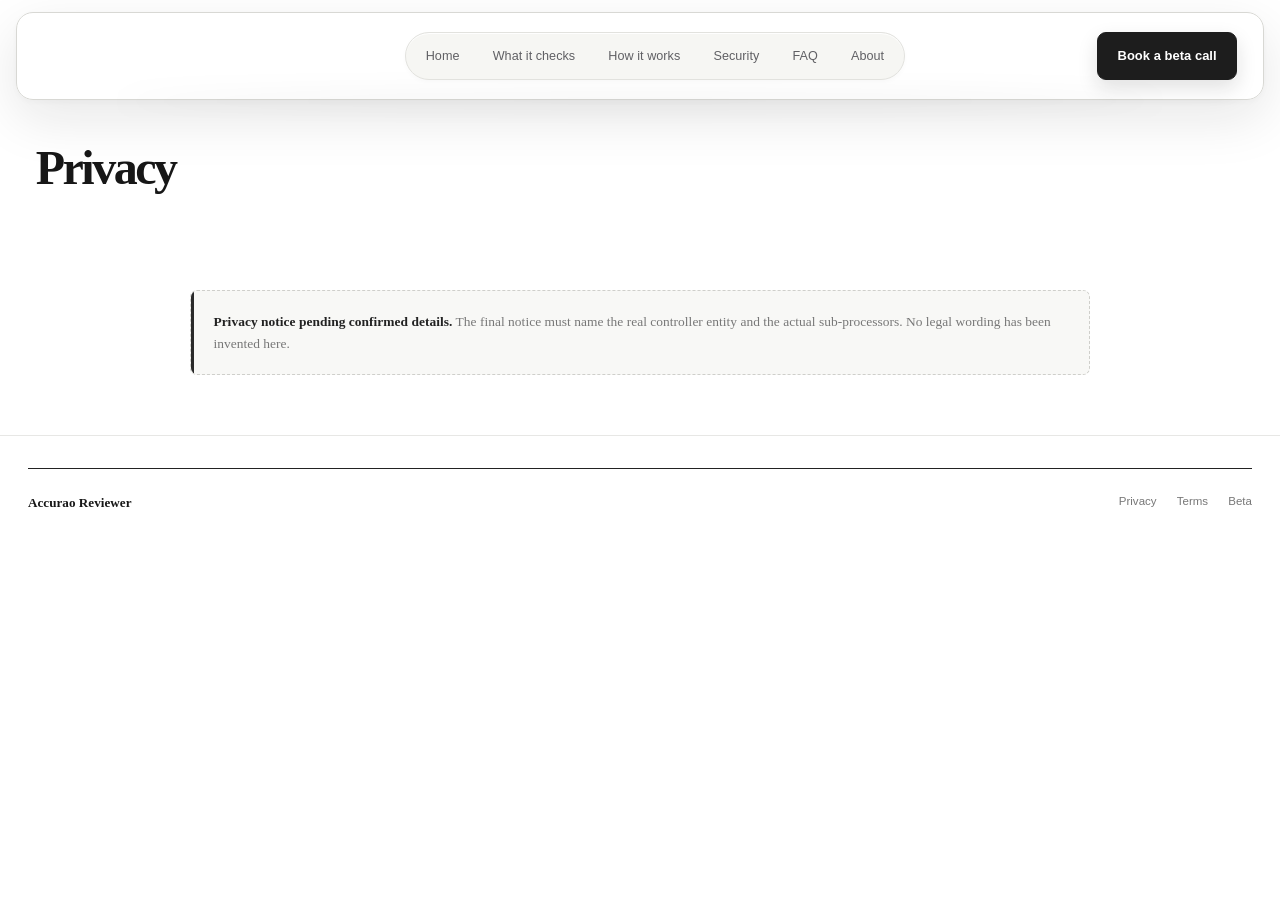
<file: privacy.html>
<!doctype html>
<html lang="en-GB">
<head>
  <meta charset="utf-8">
  <meta name="viewport" content="width=device-width,initial-scale=1,viewport-fit=cover">
  <title>Privacy — Accurao Reviewer</title>
  <meta name="description" content="Privacy information for Accurao Reviewer.">
  <meta name="robots" content="noindex,nofollow">
  <meta property="og:type" content="website">
  <meta property="og:title" content="Privacy — Accurao Reviewer">
  <meta property="og:description" content="Privacy information for Accurao Reviewer.">
  <meta property="og:image" content="images/og-image.png">
  <meta name="theme-color" content="#FFFFFF">
  <link rel="icon" href="favicon.ico">
  <link rel="stylesheet" href="styles.css?v=16">
  <link rel="stylesheet" href="mobile-responsive.css?v=16">
  <style id="mobile-marker-final-v16">
@media (max-width:767px){
  body main p::before,body main p::after,body main li::before,body main li::after,body main strong::before,body main strong::after{content:none!important;display:none!important;width:0!important;height:0!important;background:transparent!important;border:0!important;box-shadow:none!important}
  body main li{list-style:none!important;list-style-type:none!important}
  body main li::marker{content:none!important;color:transparent!important;font-size:0!important}
}
  </style>
</head>
<body class="page-privacy">
<header class="site-header">
  <div class="container header-inner">
    <a class="brand" href="index.html" aria-label="Accurao Reviewer home">
      <span class="brand-fallback">Accurao</span>
    </a>
    <button class="nav-toggle" type="button" aria-expanded="false" aria-controls="primary-nav">Menu</button>
    <nav class="main-nav" id="primary-nav" aria-label="Primary navigation"><a href="index.html">Home</a><a href="what-it-checks.html">What it checks</a><a href="how-it-works.html">How it works</a><a href="security.html">Security</a><a href="faq.html">FAQ</a><a href="about.html">About</a></nav>
    <a class="nav-cta" href="https://cal.eu/momina.athar/free-consultation" target="_blank" rel="noopener">Book a beta call</a>
  </div>
</header>
<main>

<section class="page-hero"><div class="container"><h1>Privacy</h1></div></section>
<section class="section"><div class="container legal-shell"><div class="editorial-placeholder"><strong>Privacy notice pending confirmed details.</strong> The final notice must name the real controller entity and the actual sub-processors. No legal wording has been invented here.</div></div></section>

</main>
<footer class="site-footer">
  <div class="container footer-rule">
    <div class="footer-brand">Accurao Reviewer</div>
    <nav class="footer-links" aria-label="Footer navigation">
      <a href="privacy.html">Privacy</a>
      <a href="terms.html">Terms</a>
      <a href="beta.html">Beta</a>
    </nav>
  </div>
</footer>
<script src="site.js?v=16" defer></script>
</body>
</html>
</file>
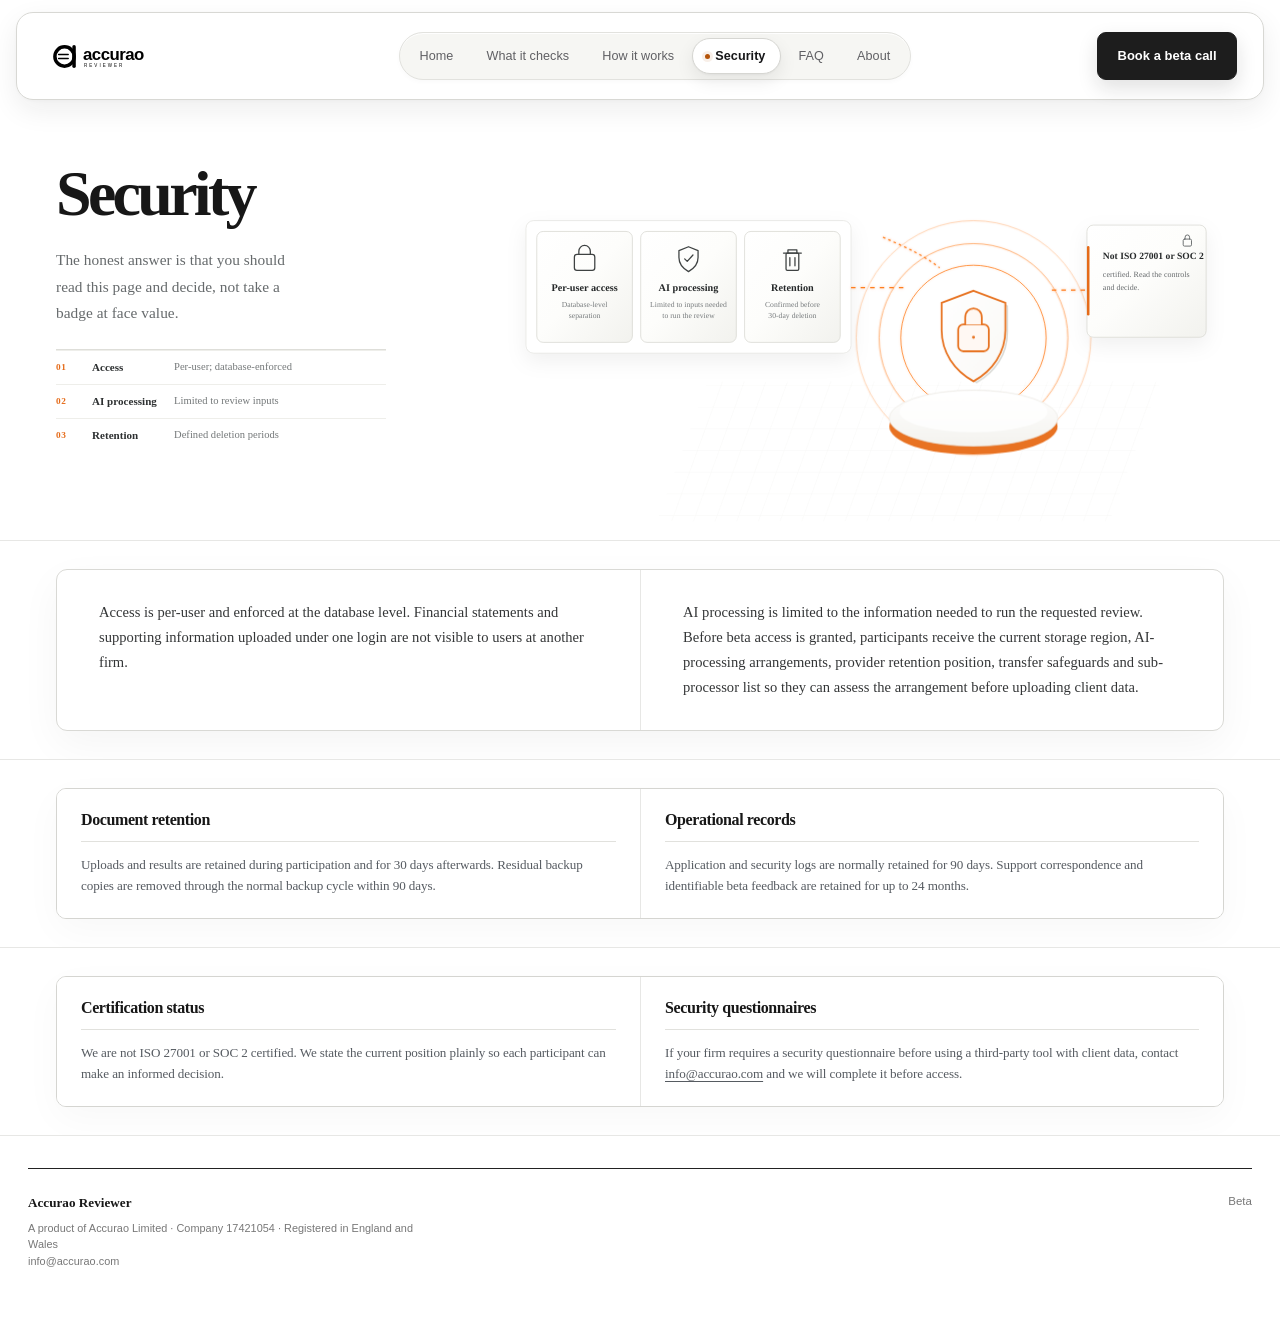
<file: security.html>
<!doctype html>
<html lang="en-GB">
<head>
  <meta charset="utf-8">
  <meta name="viewport" content="width=device-width,initial-scale=1,viewport-fit=cover">
  <title>Security — Accurao Reviewer</title>
  <meta name="description" content="How Accurao Reviewer approaches access controls, AI processing, retention, sub-processors and security transparency during closed beta.">
  <meta name="robots" content="index,follow">
  <meta property="og:type" content="website">
  <meta property="og:title" content="Security — Accurao Reviewer">
  <meta property="og:description" content="How Accurao Reviewer approaches access controls, AI processing, retention, sub-processors and security transparency during closed beta.">
  <meta property="og:image" content="images/og-image.png">
  <meta name="theme-color" content="#FFFFFF">
  <link rel="icon" href="favicon.ico">
  <link rel="stylesheet" href="styles.css?v=26">
  <link rel="stylesheet" href="illustrations-3d.css?v=17">
  <link rel="stylesheet" href="mobile-responsive.css?v=19">
    <link rel="stylesheet" href="layout-polish.css?v=4">
<style id="mobile-marker-final-v16">
@media (max-width:767px){
  body main p::before,body main p::after,body main li::before,body main li::after,body main strong::before,body main strong::after{content:none!important;display:none!important;width:0!important;height:0!important;background:transparent!important;border:0!important;box-shadow:none!important}
  body main li{list-style:none!important;list-style-type:none!important}
  body main li::marker{content:none!important;color:transparent!important;font-size:0!important}
}
  </style>
</head>
<body class="page-security">
<header class="site-header">
  <div class="container header-inner">
    <a class="brand" href="index.html" aria-label="Accurao Reviewer home">
      <img class="brand-logo" src="images/accurao-logo-primary.svg" alt="">
      <span class="brand-fallback">Accurao</span>
    </a>
    <button class="nav-toggle" type="button" aria-expanded="false" aria-controls="primary-nav">Menu</button>
    <nav class="main-nav" id="primary-nav" aria-label="Primary navigation"><a href="index.html">Home</a><a href="what-it-checks.html">What it checks</a><a href="how-it-works.html">How it works</a><a href="security.html" aria-current="page">Security</a><a href="faq.html">FAQ</a><a href="about.html">About</a></nav>
    <a class="nav-cta" href="beta.html">Book a beta call</a>
  </div>
</header>
<main>

<section class="page-hero security-hero">
  <div class="container security-hero-grid">
    <div class="security-hero-copy">
      
      <h1>Security</h1>
      <p class="security-hero-lede">The honest answer is that you should read this page and decide, not take a badge at face value.</p>
      <div class="security-quick-read" aria-label="Security posture summary">
        
        <div class="security-quick-item"><span>01</span><b>Access</b><em>Per-user; database-enforced</em></div>
        <div class="security-quick-item"><span>02</span><b>AI processing</b><em>Limited to review inputs</em></div>
        <div class="security-quick-item"><span>03</span><b>Retention</b><em>Defined deletion periods</em></div>
      </div>
    </div>

    <div class="security-hero-visual premium-scroll-illustration" data-premium-illustration="security" tabindex="0" role="img" aria-label="Security illustration showing per-user access, disclosure checks and retention controls connected to a protected lock shield and a certification-status note.">
      <svg class="security-vector-illustration" viewBox="0 0 1120 520" preserveAspectRatio="xMidYMid meet" xmlns="http://www.w3.org/2000/svg" aria-hidden="true" focusable="false" shape-rendering="geometricPrecision" text-rendering="geometricPrecision">
        <defs>
          <linearGradient id="cardSurface3d" x1="0" y1="0" x2="1" y2="1">
            <stop offset="0" stop-color="#ffffff"/>
            <stop offset="0.48" stop-color="#fdfdfb"/>
            <stop offset="1" stop-color="#f2f2ee"/>
          </linearGradient>
          <filter id="cardShadow3d" x="-35%" y="-40%" width="180%" height="220%">
            <feDropShadow dx="0" dy="2" stdDeviation="1" flood-color="#ffffff" flood-opacity=".72"/>
            <feDropShadow dx="0" dy="13" stdDeviation="12" flood-color="#202020" flood-opacity=".08"/>
          </filter>
          <filter id="cardShadow" x="-20%" y="-30%" width="140%" height="170%">
            <feDropShadow dx="0" dy="12" stdDeviation="16" flood-color="#1b1b1b" flood-opacity=".06"/>
          </filter>
          <filter id="softShadow" x="-40%" y="-40%" width="180%" height="200%">
            <feDropShadow dx="0" dy="13" stdDeviation="13" flood-color="#202020" flood-opacity=".14"/>
          </filter>
          <linearGradient id="platformFill" x1="0" y1="0" x2="0" y2="1">
            <stop offset="0" stop-color="#ffffff"/>
            <stop offset="1" stop-color="#f4f3ef"/>
          </linearGradient>
          <linearGradient id="shieldFill" x1="0" y1="0" x2="1" y2="1">
            <stop offset="0" stop-color="#ffffff"/>
            <stop offset="1" stop-color="#faf9f6"/>
          </linearGradient>
          <pattern id="grid" width="34" height="34" patternUnits="userSpaceOnUse">
            <path d="M34 0H0V34" fill="none" stroke="#efefec" stroke-width="1"/>
          </pattern>
          <clipPath id="floorClip"><path d="M310 300H1100V520H230Z"/></clipPath>
        </defs>

        <!-- subtle technical floor -->
        <g clip-path="url(#floorClip)" opacity=".72">
          <rect x="230" y="300" width="900" height="230" fill="url(#grid)" transform="skewX(-20)"/>
        </g>

        <!-- controls group -->
        <g filter="url(#cardShadow)">
          <rect x="25" y="48" width="510" height="208" rx="12" fill="#fff" stroke="#deded9"/>
        </g>

        <!-- card 1 -->
        <g class="security-v-card security-v-access" data-illustration-card="access">
          <rect x="42" y="65" width="150" height="174" rx="10" fill="#fff" stroke="#e9e9e4"/>
          <g transform="translate(101 89)" fill="none" stroke="#3e4242" stroke-width="2" stroke-linecap="round" stroke-linejoin="round">
            <g class="security-v-access-icon">
              <rect x="0" y="12" width="32" height="25" rx="4"/>
              <path d="M7 12V7a9 9 0 0 1 18 0v5"/>
            </g>
          </g>
          <text x="117" y="158" text-anchor="middle" fill="#252829" font-size="16" font-weight="700" font-family="Arial, Helvetica, sans-serif">Per-user access</text>
          <text x="117" y="184" text-anchor="middle" fill="#777b7d" font-size="12" font-family="Arial, Helvetica, sans-serif">Database-level</text>
          <text x="117" y="201" text-anchor="middle" fill="#777b7d" font-size="12" font-family="Arial, Helvetica, sans-serif">separation</text>
        </g>

        <!-- card 2 -->
        <g class="security-v-card security-v-disclosure" data-illustration-card="disclosure">
          <rect x="205" y="65" width="150" height="174" rx="10" fill="#fff" stroke="#e9e9e4"/>
          <g transform="translate(264 88)" fill="none" stroke="#3e4242" stroke-width="2" stroke-linecap="round" stroke-linejoin="round">
            <g class="security-v-disclosure-icon">
              <path d="M16 1 31 7v11c0 10-6 17-15 22C7 35 1 28 1 18V7Z"/>
              <path d="m10 20 4 4 9-10"/>
            </g>
          </g>
          <text x="280" y="158" text-anchor="middle" fill="#252829" font-size="16" font-weight="700" font-family="Arial, Helvetica, sans-serif">AI processing</text>
          <text x="280" y="184" text-anchor="middle" fill="#777b7d" font-size="12" font-family="Arial, Helvetica, sans-serif">Limited to inputs needed</text>
          <text x="280" y="201" text-anchor="middle" fill="#777b7d" font-size="12" font-family="Arial, Helvetica, sans-serif">to run the review</text>
        </g>

        <!-- card 3 -->
        <g class="security-v-card security-v-retention" data-illustration-card="retention">
          <rect x="368" y="65" width="150" height="174" rx="10" fill="#fff" stroke="#e9e9e4"/>
          <g transform="translate(427 90)" fill="none" stroke="#3e4242" stroke-width="2" stroke-linecap="round" stroke-linejoin="round">
            <g class="security-v-retention-icon">
              <path d="M2 9h28"/><path d="M9 9V4h14v5"/><rect x="6" y="9" width="20" height="27" rx="2"/>
              <path d="M12 16v13M20 16v13"/>
            </g>
          </g>
          <text x="443" y="158" text-anchor="middle" fill="#252829" font-size="16" font-weight="700" font-family="Arial, Helvetica, sans-serif">Retention</text>
          <text x="443" y="184" text-anchor="middle" fill="#777b7d" font-size="12" font-family="Arial, Helvetica, sans-serif">Confirmed before</text>
          <text x="443" y="201" text-anchor="middle" fill="#777b7d" font-size="12" font-family="Arial, Helvetica, sans-serif">30-day deletion</text>
        </g>

        <!-- connector from controls to shield -->
        <path class="security-flow-line security-controls-line" d="M535 153H621" fill="none" stroke="#c9ccca" stroke-width="1.6" stroke-dasharray="7 8"/>

        <!-- orbital system -->
        <g class="security-orbits" fill="none" stroke="#e4e5e1">
          <circle cx="727" cy="232" r="114"/>
          <circle cx="727" cy="232" r="148" opacity=".74"/>
          <circle cx="727" cy="232" r="184" opacity=".42"/>
        </g>
        <path class="security-flow-line security-orbit-line" d="M585 74C626 92 648 102 674 122" fill="none" stroke="#c9ccca" stroke-width="1.4" stroke-dasharray="4 5"/>

        <!-- platform — proportioned to the selected reference: compact, dimensional, not flattened -->
        <g class="security-v-platform" filter="url(#softShadow)">
          <ellipse cx="727" cy="353" rx="120" ry="38" fill="#eceae5" stroke="#e1dfda"/>
          <ellipse cx="727" cy="371" rx="132" ry="44" fill="#e86f1d" opacity=".98"/>
          <ellipse cx="727" cy="358" rx="132" ry="44" fill="url(#platformFill)" stroke="#e8e5df"/>
          <ellipse cx="727" cy="348" rx="116" ry="32" fill="#fff" opacity=".74"/>
        </g>

        <!-- shield — shorter/wider reference proportions with a subtle rear edge -->
        <g class="security-v-shield" data-illustration-card="shield" filter="url(#softShadow)">
          <path d="M732 164 780 182v42c0 34-19 61-48 78-29-17-48-44-48-78v-42Z" fill="#fafaf8" stroke="#d7d8d4" stroke-width="2.4"/>
          <path d="M727 158 777 177v43c0 35-20 63-50 80-30-17-50-45-50-80v-43Z" fill="url(#shieldFill)" stroke="#e77321" stroke-width="2.8"/>
          <g fill="#fff8f3" stroke="#e77321" stroke-width="2.8" stroke-linecap="round" stroke-linejoin="round">
            <rect x="703" y="211" width="48" height="42" rx="8"/>
            <path d="M714 211v-11c0-19 26-19 26 0v11"/>
            <circle cx="727" cy="231" r="2.3" fill="#e77321" stroke="none"/>
          </g>
        </g>

        <!-- note card -->
        <path class="security-flow-line security-note-line" d="M850 157H922" fill="none" stroke="#c9ccca" stroke-width="1.5" stroke-dasharray="7 8"/>
        <g class="security-v-note" data-illustration-card="status">
          <g filter="url(#cardShadow)">
            <rect x="905" y="55" width="187" height="176" rx="10" fill="#fff" stroke="#deded9"/>
          </g>
          <rect x="905" y="88" width="4" height="109" rx="2" fill="#e56b19"/>
          <g transform="translate(1056 71)" fill="none" stroke="#686d6e" stroke-width="1.5" stroke-linecap="round" stroke-linejoin="round">
            <g class="security-v-note-lock">
              <rect x="0" y="6" width="13" height="11" rx="2"/><path d="M3 6V3a3.5 3.5 0 0 1 7 0v3"/>
            </g>
          </g>
          <text x="930" y="108" fill="#252829" font-size="15" font-weight="700" font-family="Arial, Helvetica, sans-serif">Not ISO 27001 or SOC 2</text>
          <text x="930" y="136" fill="#676b6d" font-size="12.5" font-family="Arial, Helvetica, sans-serif">certified. Read the controls</text>
          <text x="930" y="157" fill="#676b6d" font-size="12.5" font-family="Arial, Helvetica, sans-serif">and decide.</text>
        </g>

      </svg>
    </div>
  </div>
</section>
<section class="section security-overview-section"><div class="container section-label"><div class="measure"><p>Access is per-user and enforced at the database level. Financial statements and supporting information uploaded under one login are not visible to users at another firm.</p><p>AI processing is limited to the information needed to run the requested review. Before beta access is granted, participants receive the current storage region, AI-processing arrangements, provider retention position, transfer safeguards and sub-processor list so they can assess the arrangement before uploading client data.</p></div></div></section>
<section class="section alt"><div class="container"><div class="security-facts"><div class="fact"><h3>Document retention</h3><p>Uploads and results are retained during participation and for 30 days afterwards. Residual backup copies are removed through the normal backup cycle within 90 days.</p></div><div class="fact"><h3>Operational records</h3><p>Application and security logs are normally retained for 90 days. Support correspondence and identifiable beta feedback are retained for up to 24 months.</p></div></div></div></section>
<section class="section"><div class="container"><div class="security-facts"><div class="fact"><h3>Certification status</h3><p>We are not ISO 27001 or SOC 2 certified. We state the current position plainly so each participant can make an informed decision.</p></div><div class="fact"><h3>Security questionnaires</h3><p>If your firm requires a security questionnaire before using a third-party tool with client data, contact <a href="mailto:info@accurao.com">info@accurao.com</a> and we will complete it before access.</p></div></div></div></section>

</main>
<footer class="site-footer">
  <div class="container footer-rule">
    <div class="footer-identity"><div class="footer-brand">Accurao Reviewer</div><p class="footer-company">A product of Accurao Limited · Company 17421054 · Registered in England and Wales<br><a href="mailto:info@accurao.com">info@accurao.com</a></p></div>
    <nav class="footer-links" aria-label="Footer navigation">
      
      
      <a href="beta.html">Beta</a>
    </nav>
  </div>
</footer>
<script src="site.js?v=26" defer></script>
</body>
</html>
</file>
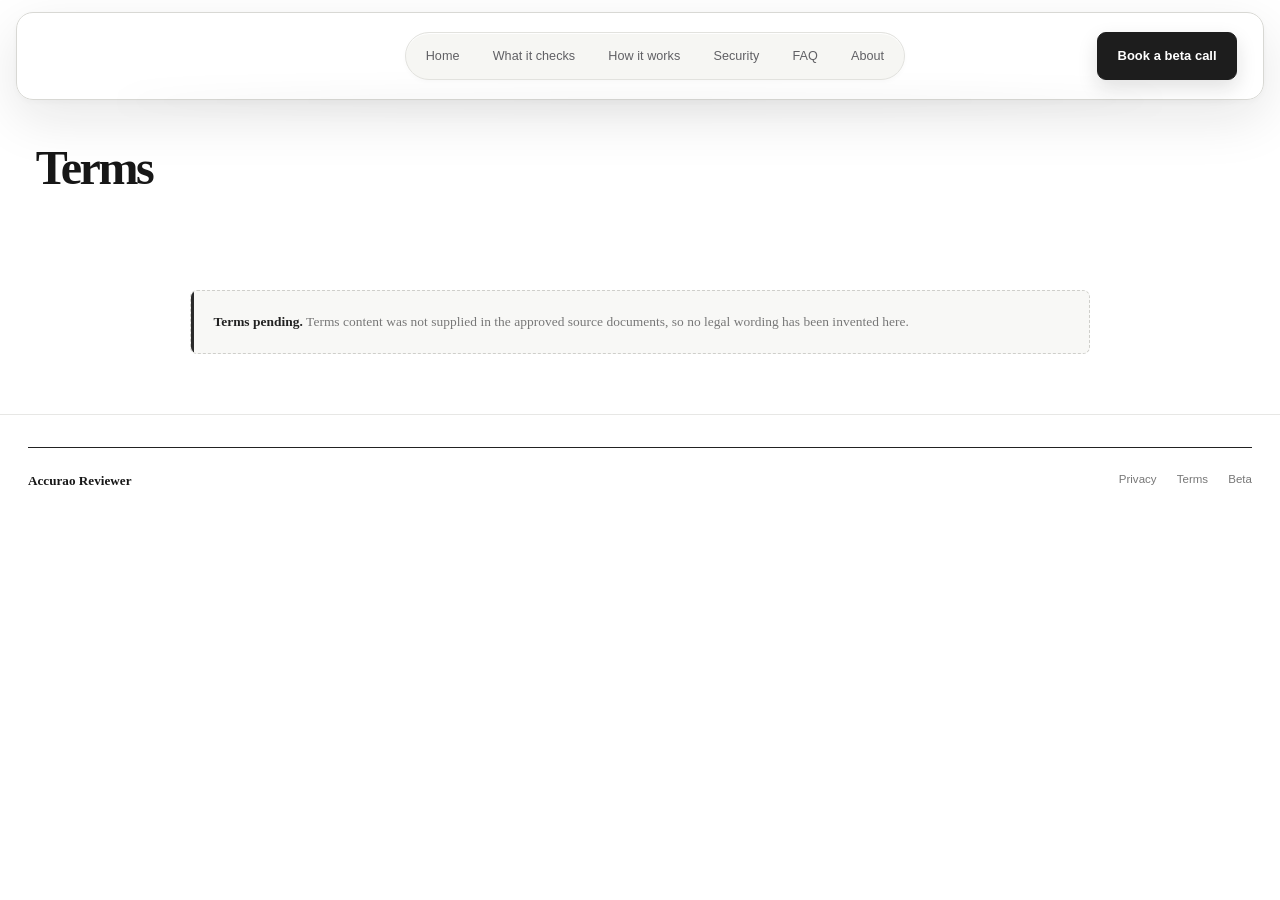
<file: terms.html>
<!doctype html>
<html lang="en-GB">
<head>
  <meta charset="utf-8">
  <meta name="viewport" content="width=device-width,initial-scale=1,viewport-fit=cover">
  <title>Terms — Accurao Reviewer</title>
  <meta name="description" content="Terms for Accurao Reviewer.">
  <meta name="robots" content="noindex,nofollow">
  <meta property="og:type" content="website">
  <meta property="og:title" content="Terms — Accurao Reviewer">
  <meta property="og:description" content="Terms for Accurao Reviewer.">
  <meta property="og:image" content="images/og-image.png">
  <meta name="theme-color" content="#FFFFFF">
  <link rel="icon" href="favicon.ico">
  <link rel="stylesheet" href="styles.css?v=16">
  <link rel="stylesheet" href="mobile-responsive.css?v=16">
  <style id="mobile-marker-final-v16">
@media (max-width:767px){
  body main p::before,body main p::after,body main li::before,body main li::after,body main strong::before,body main strong::after{content:none!important;display:none!important;width:0!important;height:0!important;background:transparent!important;border:0!important;box-shadow:none!important}
  body main li{list-style:none!important;list-style-type:none!important}
  body main li::marker{content:none!important;color:transparent!important;font-size:0!important}
}
  </style>
</head>
<body class="page-terms">
<header class="site-header">
  <div class="container header-inner">
    <a class="brand" href="index.html" aria-label="Accurao Reviewer home">
      <span class="brand-fallback">Accurao</span>
    </a>
    <button class="nav-toggle" type="button" aria-expanded="false" aria-controls="primary-nav">Menu</button>
    <nav class="main-nav" id="primary-nav" aria-label="Primary navigation"><a href="index.html">Home</a><a href="what-it-checks.html">What it checks</a><a href="how-it-works.html">How it works</a><a href="security.html">Security</a><a href="faq.html">FAQ</a><a href="about.html">About</a></nav>
    <a class="nav-cta" href="https://cal.eu/momina.athar/free-consultation" target="_blank" rel="noopener">Book a beta call</a>
  </div>
</header>
<main>

<section class="page-hero"><div class="container"><h1>Terms</h1></div></section>
<section class="section"><div class="container legal-shell"><div class="editorial-placeholder"><strong>Terms pending.</strong> Terms content was not supplied in the approved source documents, so no legal wording has been invented here.</div></div></section>

</main>
<footer class="site-footer">
  <div class="container footer-rule">
    <div class="footer-brand">Accurao Reviewer</div>
    <nav class="footer-links" aria-label="Footer navigation">
      <a href="privacy.html">Privacy</a>
      <a href="terms.html">Terms</a>
      <a href="beta.html">Beta</a>
    </nav>
  </div>
</footer>
<script src="site.js?v=16" defer></script>
</body>
</html>
</file>
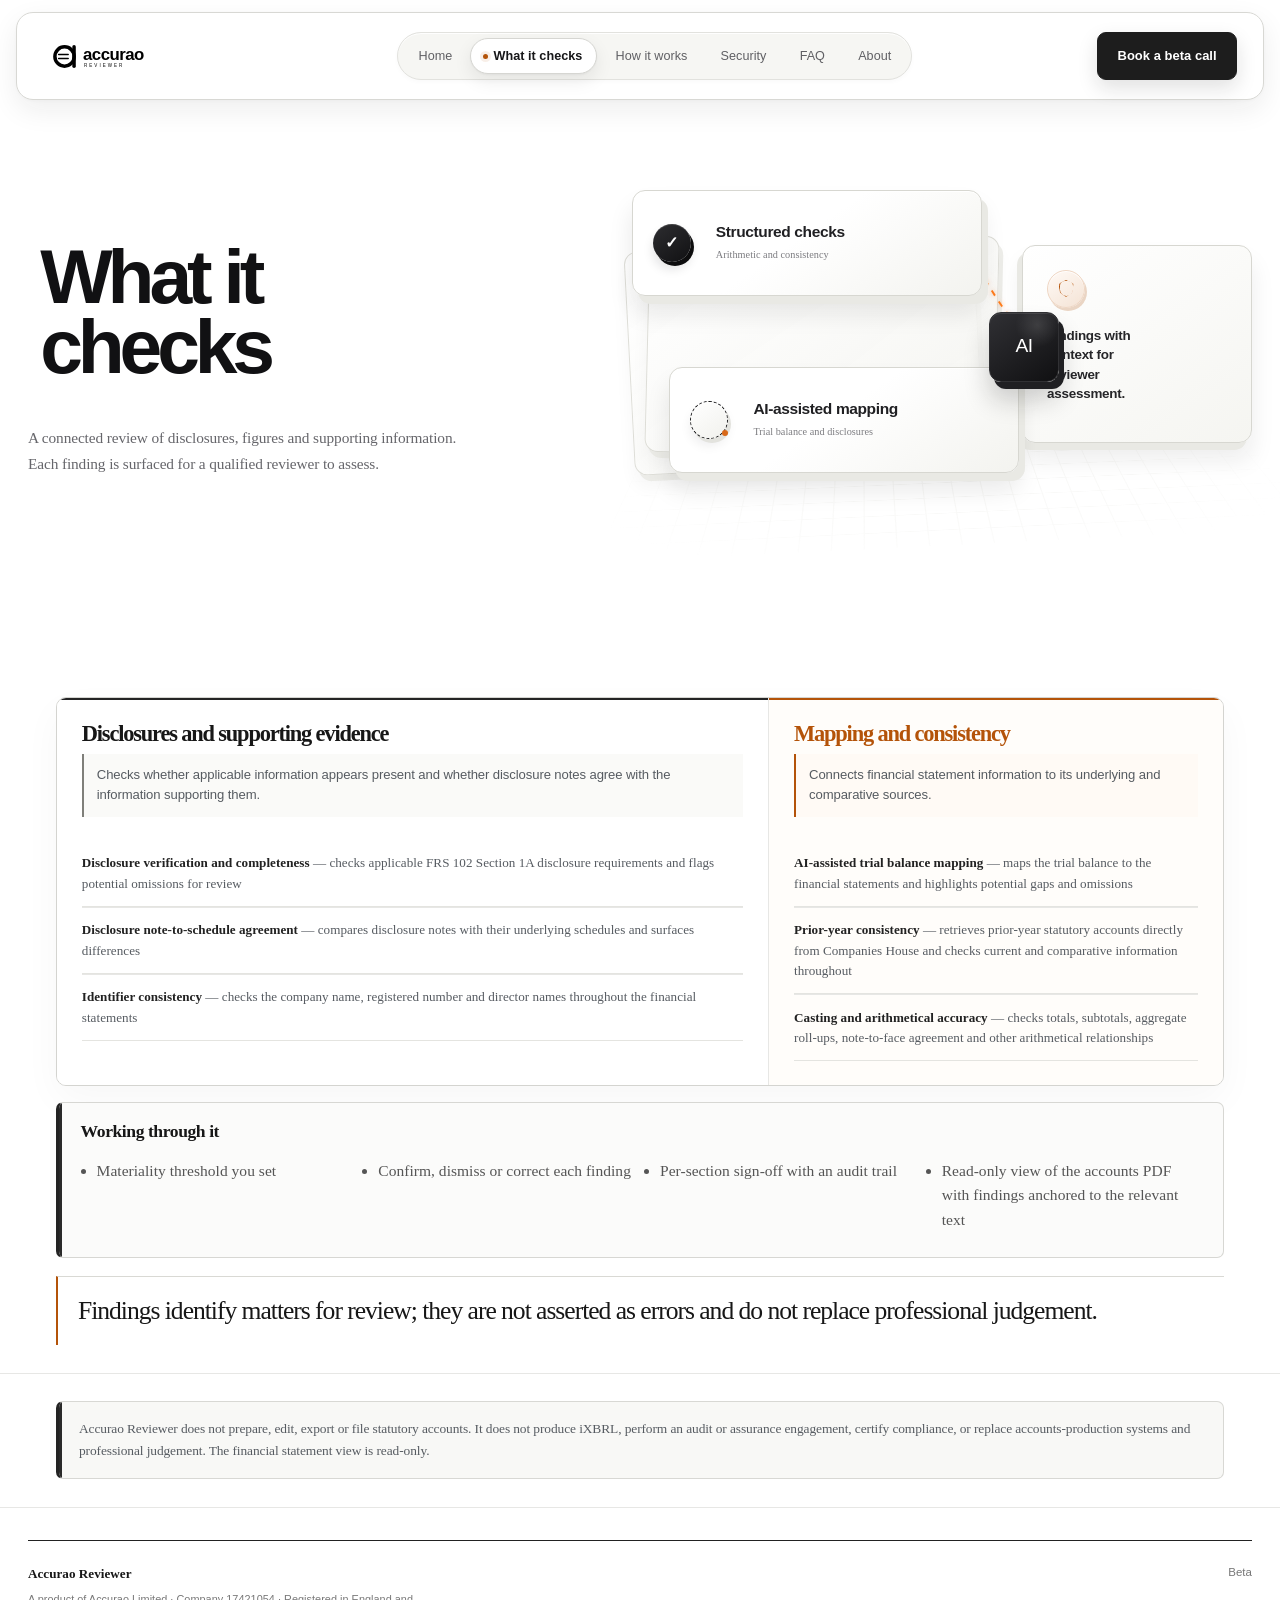
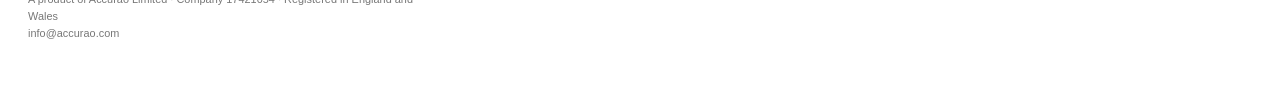
<file: what-it-checks.html>
<!doctype html>
<html lang="en-GB">
<head>
  <meta charset="utf-8">
  <meta name="viewport" content="width=device-width,initial-scale=1,viewport-fit=cover">
  <title>What it checks — Accurao Reviewer</title>
  <meta name="description" content="See how Accurao Reviewer checks FRS 102 disclosures, trial balance mapping, supporting schedules, prior-year consistency, casting and arithmetic.">
  <meta name="robots" content="index,follow">
  <meta property="og:type" content="website">
  <meta property="og:title" content="What it checks — Accurao Reviewer">
  <meta property="og:description" content="See how Accurao Reviewer checks FRS 102 disclosures, trial balance mapping, supporting schedules, prior-year consistency, casting and arithmetic.">
  <meta property="og:image" content="images/og-image.png">
  <meta name="theme-color" content="#FFFFFF">
  <link rel="icon" href="favicon.ico">
  <link rel="stylesheet" href="styles.css?v=26">

<style id="what-it-checks-baked-hero">
/* Baked-in What it checks hero. This is deliberately independent of site.js. */
.page-what-it-checks .page-hero{
  min-height:0!important;
  padding:clamp(48px,5vw,76px) 0 clamp(42px,4.5vw,68px)!important;
  overflow:hidden!important;
  background:#fff!important;
  border-bottom:0!important;
  text-align:left!important;
}
#wic-page-hero{
  width:min(calc(100% - 56px),1420px)!important;
  margin-inline:auto!important;
  display:grid!important;
  grid-template-columns:minmax(420px,.92fr) minmax(560px,1.08fr)!important;
  gap:clamp(42px,5vw,78px)!important;
  align-items:center!important;
  min-height:470px!important;
  padding:0!important;
  position:relative!important;
}
#wic-page-hero .wicp-copy{
  min-width:0;
  max-width:650px;
  align-self:center;
}
#wic-page-hero .eyebrow{
  display:flex!important;
  align-items:center!important;
  justify-content:flex-start!important;
  width:auto!important;
  max-width:none!important;
  margin:0 0 22px!important;
  padding:0!important;
  color:#66666b!important;
  font-size:.72rem!important;
  line-height:1!important;
  letter-spacing:.04em!important;
  text-align:left!important;
}
#wic-page-hero .eyebrow::before{display:none!important}
#wic-page-hero h1{
  display:block!important;
  margin:0!important;
  max-width:9ch!important;
  color:#111113!important;
  font-family:'Space Grotesk',ui-sans-serif,sans-serif!important;
  font-size:clamp(4rem,6vw,6.2rem)!important;
  line-height:.91!important;
  letter-spacing:-.067em!important;
  font-weight:630!important;
  text-align:left!important;
}
#wic-page-hero .lede{
  display:block!important;
  max-width:56ch!important;
  margin:34px 0 0!important;
  padding:0!important;
  border:0!important;
  border-radius:0!important;
  background:transparent!important;
  box-shadow:none!important;
  color:#66666b!important;
  font-size:.96rem!important;
  line-height:1.72!important;
  text-align:left!important;
}
#wic-page-hero .lede::before{display:none!important;content:none!important}

/* Variation-6 illustration, authored directly in this HTML file. */
#wic-page-hero .wicp-visual{
  position:relative!important;
  width:100%!important;
  min-width:0!important;
  height:430px!important;
  min-height:430px!important;
  align-self:center!important;
  isolation:isolate!important;
  perspective:1200px!important;
  opacity:1!important;
  visibility:visible!important;
}
#wic-page-hero .wicp-visual::before{
  content:"";
  position:absolute;
  z-index:-3;
  left:2%; right:-2%; bottom:-2%; height:58%;
  background-image:linear-gradient(#ecece8 1px,transparent 1px),linear-gradient(90deg,#ecece8 1px,transparent 1px);
  background-size:28px 28px;
  opacity:.28;
  transform:perspective(850px) rotateX(61deg) rotateZ(-5deg) translateY(32px) scale(.98);
  -webkit-mask-image:radial-gradient(ellipse at 50% 55%,#000 0,rgba(0,0,0,.68) 45%,transparent 78%);
  mask-image:radial-gradient(ellipse at 50% 55%,#000 0,rgba(0,0,0,.68) 45%,transparent 78%);
  pointer-events:none;
}
#wic-page-hero .wicp-paths{position:absolute;inset:0;width:100%;height:100%;z-index:1;overflow:visible;pointer-events:none}
#wic-page-hero .wicp-paths path{fill:none;stroke:#bfc0c4;stroke-width:1.35;stroke-dasharray:6 7;vector-effect:non-scaling-stroke}
#wic-page-hero .wicp-paths circle{fill:#fff;stroke:#9b9ca1;stroke-width:1.2}
#wic-page-hero .wicp-paper-stack{position:absolute;left:3%;top:83px;width:350px;height:224px;z-index:0;pointer-events:none}
#wic-page-hero .wicp-paper-stack i{position:absolute;inset:0;border:1px solid #e5e5e1;border-radius:13px;background:rgba(255,255,255,.78);box-shadow:0 12px 26px rgba(20,20,20,.035)}
#wic-page-hero .wicp-paper-stack i:first-child{transform:translate(-15px,18px) rotate(-3deg)}
#wic-page-hero .wicp-paper-stack i:last-child{transform:translate(3px,7px) rotate(1.4deg)}
#wic-page-hero .wicp-card{
  position:absolute;z-index:4;width:350px;height:106px;padding:18px 20px;
  display:grid;grid-template-columns:48px minmax(0,1fr);gap:15px;align-items:center;
  border:1px solid #deded9;border-radius:13px;background:#fff;color:#202023;
  box-shadow:0 18px 38px rgba(20,20,20,.095);
  transition:transform .25s ease,box-shadow .25s ease,border-color .2s ease;
}
#wic-page-hero .wicp-card:hover{border-color:#c9c9c4;box-shadow:0 25px 50px rgba(20,20,20,.13)}
#wic-page-hero .wicp-exact{left:1%;top:48px;transform:rotate(-3deg)}
#wic-page-hero .wicp-exact:hover{transform:translateY(-6px) rotate(-3deg)}
#wic-page-hero .wicp-assisted{left:7%;top:225px;transform:rotate(2deg)}
#wic-page-hero .wicp-assisted:hover{transform:translateY(-6px) rotate(2deg)}
#wic-page-hero .wicp-icon{width:38px;height:38px;border-radius:50%;display:grid;place-items:center;position:relative;background:#171719;color:#fff;font-size:1rem;font-weight:700}
#wic-page-hero .wicp-assisted .wicp-icon{background:#fff;border:1.4px dashed #171719;color:transparent}
#wic-page-hero .wicp-assisted .wicp-icon::after{content:"";position:absolute;width:6px;height:6px;border-radius:50%;right:-1px;bottom:2px;background:#d86818}
#wic-page-hero .wicp-card strong{display:block;margin:0 0 6px;font-family:'Space Grotesk',ui-sans-serif,sans-serif;font-size:.97rem;line-height:1.2;letter-spacing:-.025em;font-weight:650}
#wic-page-hero .wicp-card small{display:block;color:#7c7c80;font-size:.64rem;line-height:1.4}
#wic-page-hero .wicp-ai{position:absolute;left:58%;top:170px;z-index:6;width:70px;height:70px;display:grid;place-items:center;border:1px solid #171719;border-radius:8px;background:#171719;color:#fff;box-shadow:0 17px 35px rgba(20,20,20,.17);font-family:'Space Grotesk',ui-sans-serif,sans-serif;font-size:1.2rem;letter-spacing:-.04em;transition:transform .25s ease,box-shadow .25s ease}
#wic-page-hero .wicp-ai:hover{transform:translateY(-5px);box-shadow:0 22px 42px rgba(20,20,20,.22)}
#wic-page-hero .wicp-result{position:absolute;right:0;top:103px;z-index:3;width:230px;min-height:198px;padding:24px;border:1px solid #deded9;border-radius:13px;background:#fff;color:#262629;box-shadow:0 18px 38px rgba(20,20,20,.075)}
#wic-page-hero .wicp-result-icon{width:38px;height:38px;margin-bottom:18px;border-radius:50%;display:grid;place-items:center;position:relative;background:#fff6ef;border:1px solid #efd6c3}
#wic-page-hero .wicp-result-icon::before{content:"";width:13px;height:15px;border:1.6px solid #b45309;border-radius:7px 7px 9px 9px;clip-path:polygon(50% 0,100% 22%,90% 75%,50% 100%,10% 75%,0 22%)}
#wic-page-hero .wicp-result strong{display:block;max-width:15ch;font-family:'Space Grotesk',ui-sans-serif,sans-serif;font-size:.84rem;line-height:1.45;letter-spacing:-.018em;font-weight:650}
#wic-page-hero .wicp-result p{margin:9px 0 0;color:#77777b;font-size:.62rem;line-height:1.55}

/* The content section begins right after the hero; no reserved blank canvas. */
.page-what-it-checks .page-hero + .section{padding-top:clamp(28px,3vw,42px)!important}

@media(max-width:1120px){
  #wic-page-hero{grid-template-columns:minmax(360px,.86fr) minmax(500px,1.14fr)!important;gap:32px!important}
  #wic-page-hero .wicp-visual{transform:scale(.92)!important;transform-origin:center right!important}
}
@media(max-width:860px){
  .page-what-it-checks .page-hero{padding:42px 0 34px!important}
  #wic-page-hero{width:min(calc(100% - 36px),900px)!important;grid-template-columns:1fr!important;gap:28px!important;min-height:0!important}
  #wic-page-hero .wicp-copy{max-width:680px}
  #wic-page-hero h1{font-size:clamp(3.5rem,11vw,5rem)!important;max-width:8ch!important}
  #wic-page-hero .lede{margin-top:24px!important;max-width:60ch!important}
  #wic-page-hero .wicp-visual{height:400px!important;min-height:400px!important;max-width:690px!important;margin:0 auto!important}
}
@media(max-width:600px){
  #wic-page-hero{width:min(calc(100% - 28px),900px)!important}
  #wic-page-hero .eyebrow{margin-bottom:16px!important;font-size:.66rem!important}
  #wic-page-hero h1{font-size:clamp(3rem,15vw,4.2rem)!important}
  #wic-page-hero .lede{font-size:.88rem!important;line-height:1.65!important}
  #wic-page-hero .wicp-visual{width:118%!important;margin-left:-9%!important;height:355px!important;min-height:355px!important;transform:scale(.82)!important;transform-origin:top center!important;margin-bottom:-58px!important}
}
@media(max-width:430px){
  #wic-page-hero .wicp-visual{width:132%!important;margin-left:-16%!important;transform:scale(.72)!important;margin-bottom:-92px!important}
}
@media(prefers-reduced-motion:reduce){#wic-page-hero .wicp-card,#wic-page-hero .wicp-ai{transition:none!important}}
</style>
  <link rel="stylesheet" href="illustrations-3d.css?v=17">
  <link rel="stylesheet" href="mobile-responsive.css?v=19">
    <link rel="stylesheet" href="layout-polish.css?v=4">
<style id="mobile-marker-final-v16">
@media (max-width:767px){
  body main p::before,body main p::after,body main li::before,body main li::after,body main strong::before,body main strong::after{content:none!important;display:none!important;width:0!important;height:0!important;background:transparent!important;border:0!important;box-shadow:none!important}
  body main li{list-style:none!important;list-style-type:none!important}
  body main li::marker{content:none!important;color:transparent!important;font-size:0!important}
}
  </style>
</head>
<body class="page-what-it-checks">
<header class="site-header">
  <div class="container header-inner">
    <a class="brand" href="index.html" aria-label="Accurao Reviewer home">
      <img class="brand-logo" src="images/accurao-logo-primary.svg" alt="">
      <span class="brand-fallback">Accurao</span>
    </a>
    <button class="nav-toggle" type="button" aria-expanded="false" aria-controls="primary-nav">Menu</button>
    <nav class="main-nav" id="primary-nav" aria-label="Primary navigation"><a href="index.html">Home</a><a href="what-it-checks.html" aria-current="page">What it checks</a><a href="how-it-works.html">How it works</a><a href="security.html">Security</a><a href="faq.html">FAQ</a><a href="about.html">About</a></nav>
    <a class="nav-cta" href="beta.html">Book a beta call</a>
  </div>
</header>
<main>

<section class="page-hero">
  <div class="container" id="wic-page-hero">
    <div class="wicp-copy">
      
      <h1>What it checks</h1>
      <p class="lede">A connected review of disclosures, figures and supporting information. Each finding is surfaced for a qualified reviewer to assess.</p>
    </div>

    <div class="wicp-visual premium-scroll-illustration" data-premium-illustration="checks" role="group" aria-label="Structured checks and AI-assisted mapping flow through Accurao Reviewer to surface findings across figures, disclosures and supporting information">
      <svg class="wicp-paths" viewBox="0 0 700 430" preserveAspectRatio="none" aria-hidden="true" shape-rendering="geometricPrecision">
        <path class="wicp-flow-path wicp-flow-a" d="M345 101 C387 101 400 143 430 176" />
        <path class="wicp-flow-path wicp-flow-b" d="M365 276 C404 276 410 222 430 204" />
        <path class="wicp-flow-path wicp-flow-c" d="M500 199 H548" />
        <circle class="wicp-junction" cx="523" cy="199" r="4" />
      </svg>
      <div class="wicp-paper-stack" aria-hidden="true"><i></i><i></i></div>

      <div class="wicp-card wicp-exact premium-interactive-card" tabindex="0" data-illustration-card="exact">
        <span class="wicp-icon" aria-hidden="true">✓</span>
        <span><strong>Structured checks</strong><small>Arithmetic and consistency</small></span>
      </div>

      <div class="wicp-card wicp-assisted premium-interactive-card" tabindex="0" data-illustration-card="assisted">
        <span class="wicp-icon" aria-hidden="true"></span>
        <span><strong>AI-assisted mapping</strong><small>Trial balance and disclosures</small></span>
      </div>

      <div class="wicp-ai premium-interactive-card" tabindex="0" data-illustration-card="ai" aria-label="AI-assisted review">AI</div>

      <div class="wicp-result premium-interactive-card" tabindex="0" data-illustration-card="result">
        <span class="wicp-result-icon" aria-hidden="true"></span>
        <strong>Findings with context for reviewer assessment.</strong>
      </div>
    </div>
  </div>
</section>
<section class="section"><div class="container">
  <div class="check-split">
    <section class="check-group" aria-labelledby="disclosure-full"><h2 id="disclosure-full">Disclosures and supporting evidence</h2><p class="group-note">Checks whether applicable information appears present and whether disclosure notes agree with the information supporting them.</p>
      <ul class="check-list"><li><strong>Disclosure verification and completeness</strong> — checks applicable FRS 102 Section 1A disclosure requirements and flags potential omissions for review</li><li><strong>Disclosure note-to-schedule agreement</strong> — compares disclosure notes with their underlying schedules and surfaces differences</li><li><strong>Identifier consistency</strong> — checks the company name, registered number and director names throughout the financial statements</li></ul>
    </section>
    <section class="check-group" aria-labelledby="consistency-full"><h2 id="consistency-full" class="ai-label">Mapping and consistency</h2><p class="group-note">Connects financial statement information to its underlying and comparative sources.</p><ul class="check-list"><li><strong>AI-assisted trial balance mapping</strong> — maps the trial balance to the financial statements and highlights potential gaps and omissions</li><li><strong>Prior-year consistency</strong> — retrieves prior-year statutory accounts directly from Companies House and checks current and comparative information throughout</li><li><strong>Casting and arithmetical accuracy</strong> — checks totals, subtotals, aggregate roll-ups, note-to-face agreement and other arithmetical relationships</li></ul></section>
  </div>
  <div class="working"><h3>Working through it</h3><ul><li>Materiality threshold you set</li><li>Confirm, dismiss or correct each finding</li><li>Per-section sign-off with an audit trail</li><li>Read-only view of the accounts PDF with findings anchored to the relevant text</li></ul></div>
  <p class="closing-line">Findings identify matters for review; they are not asserted as errors and do not replace professional judgement.</p>
</div></section>
<section class="section alt"><div class="container"><div class="quiet-block"><p>Accurao Reviewer does not prepare, edit, export or file statutory accounts. It does not produce iXBRL, perform an audit or assurance engagement, certify compliance, or replace accounts-production systems and professional judgement. The financial statement view is read-only.</p></div></div></section>

</main>
<footer class="site-footer">
  <div class="container footer-rule">
    <div class="footer-identity"><div class="footer-brand">Accurao Reviewer</div><p class="footer-company">A product of Accurao Limited · Company 17421054 · Registered in England and Wales<br><a href="mailto:info@accurao.com">info@accurao.com</a></p></div>
    <nav class="footer-links" aria-label="Footer navigation">
      
      
      <a href="beta.html">Beta</a>
    </nav>
  </div>
</footer>
<script src="site.js?v=26" defer></script>

</body>
</html>
</file>
<file: styles.css>
:root{
  --paper:#fff;
  --paper-alt:#fafafa;
  --paper-soft:#f6f6f4;
  --ink:#171717;
  --muted:#707070;
  --muted-2:#9a9a9a;
  --rule:#e7e7e5;
  --rule-strong:#d6d6d2;
  --accent:#b45309;
  --accent-soft:#fff7ed;
  --green:#267a47;
  --green-soft:#eef8f1;
  --measure:66ch;
  --max:1240px;
}

/* Final Accurao Reviewer identity: use the approved horizontal mark throughout. */
.site-header .brand-logo{
  display:block!important;
  width:164px!important;
  height:41px!important;
  object-fit:contain!important;
  object-position:left center!important;
}
.site-header .brand-fallback{display:none!important}
@media(max-width:860px){
  .site-header .brand-logo{width:148px!important;height:37px!important}
}
@media(max-width:520px){
  .site-header .brand-logo{width:132px!important;height:33px!important}
}

*{box-sizing:border-box}
html{scroll-behavior:smooth;background:var(--paper);color:var(--ink)}
body{margin:0;background:var(--paper);color:var(--ink);font-family:'Manrope',Inter,ui-sans-serif,-apple-system,BlinkMacSystemFont,'Segoe UI',Arial,sans-serif;font-size:15px;line-height:1.65;-webkit-font-smoothing:antialiased;text-rendering:optimizeLegibility}
a{color:inherit;text-decoration-thickness:1px;text-underline-offset:.2em}
a:hover{text-decoration-color:var(--ink)}
button,input,textarea,select{font:inherit}
img{max-width:100%;display:block}
:focus-visible{outline:3px solid rgba(180,83,9,.28);outline-offset:3px}
::selection{background:#ececec;color:#111}

.container{width:min(calc(100% - 48px),var(--max));margin-inline:auto}
.measure{max-width:var(--measure)}
.tabular{font-variant-numeric:tabular-nums lining-nums}
.token{font-family:'Space Grotesk',ui-sans-serif,sans-serif;color:var(--accent);font-weight:650;white-space:nowrap}
.muted{color:var(--muted)}
.accent{color:var(--accent)}
.hairline{border-top:1px solid var(--rule)}

.announcement{background:#171717;color:#fff;min-height:34px;display:flex;align-items:center;justify-content:center;font-size:.74rem;letter-spacing:-.005em}
.announcement a{display:flex;gap:.55rem;align-items:center;text-decoration:none;padding:.45rem 1rem}
.announcement span{color:#aaa}.announcement strong{font-weight:550}.announcement b{font-size:.9rem;font-weight:400;color:#d7d7d7}

.site-header{position:sticky;top:0;background:rgba(255,255,255,.94);backdrop-filter:saturate(160%) blur(14px);border-bottom:1px solid var(--rule);z-index:50}
.header-inner{height:66px;display:grid;grid-template-columns:auto 1fr auto;gap:26px;align-items:center}
.brand{display:flex;align-items:center;text-decoration:none;min-width:116px}
.brand object{pointer-events:none}.brand-logo{width:118px;height:31px;display:block}
.brand-fallback{position:relative;display:inline-block;font-family:'Space Grotesk',ui-sans-serif,sans-serif;font-size:1.23rem;font-weight:620;letter-spacing:-.055em;line-height:1;padding:0 0 .38rem}
.brand-fallback:after{content:'';position:absolute;left:0;right:-27px;bottom:0;border-top:1px solid var(--ink)}
.main-nav{display:flex;justify-content:center;align-items:center;gap:25px;font-size:.79rem;line-height:1}
.main-nav a{text-decoration:none;color:#555;white-space:nowrap;padding:.5rem 0}
.main-nav a:hover,.main-nav a[aria-current='page']{color:#111}
.main-nav a[aria-current='page']{font-weight:650}
.nav-cta,.button{display:inline-flex;justify-content:center;align-items:center;min-height:38px;padding:.64rem .98rem;border:1px solid #1d1d1d;border-radius:5px;background:#1d1d1d;color:#fff;text-decoration:none;font-weight:650;font-size:.79rem;line-height:1.1;transition:background .15s ease,border-color .15s ease,transform .15s ease}
.nav-cta:hover,.button:hover{background:#343434;border-color:#343434;text-decoration:none}
.button.secondary{background:#fff;color:#222;border-color:var(--rule-strong)}
.button.secondary:hover{background:#f8f8f8;border-color:#bdbdb9}
.nav-toggle{display:none;border:1px solid var(--rule-strong);border-radius:5px;background:#fff;padding:.55rem .72rem;color:var(--ink);font-size:.78rem}
.mobile-only{display:none}

main{display:block}
h1,h2,h3{font-family:'Space Grotesk',ui-sans-serif,-apple-system,BlinkMacSystemFont,'Segoe UI',sans-serif;color:var(--ink);font-weight:560;letter-spacing:-.045em;line-height:1.04;margin:0}
h1{font-size:clamp(3.2rem,6.3vw,6rem)}
h2{font-size:clamp(2.4rem,4.4vw,4.4rem)}
h3{font-size:clamp(1.15rem,1.75vw,1.55rem);letter-spacing:-.028em;line-height:1.2}
p{margin:0 0 1.15rem;max-width:var(--measure)}
.eyebrow{font-family:'Manrope',ui-sans-serif,sans-serif;text-transform:none;letter-spacing:0;font-size:.74rem;font-weight:650;color:var(--muted)}

.hero{border-bottom:1px solid var(--rule)}
.attio-hero{padding:0 0 72px;background:linear-gradient(to bottom,#fff 0,#fff 62%,#fafafa 100%)}
.hero-centered{text-align:center;display:flex;flex-direction:column;align-items:center;padding-top:clamp(5.5rem,9vw,8.5rem)}
.hero-pill{display:inline-flex;align-items:center;gap:.55rem;border:1px solid var(--rule);border-radius:999px;background:#fff;padding:.36rem .58rem .36rem .72rem;text-decoration:none;font-size:.72rem;color:#777;margin-bottom:1.65rem;box-shadow:0 1px 2px rgba(0,0,0,.02)}
.hero-pill b{font-weight:650;color:#2c2c2c}.hero-pill span:last-child{color:#777}
.attio-hero h1{max-width:1000px;font-size:clamp(3.15rem,6vw,5.65rem);line-height:.98;letter-spacing:-.06em}
.attio-hero h1 span{color:#a0a0a0}
.lede{font-size:clamp(1.02rem,1.45vw,1.18rem);line-height:1.58;color:#555;max-width:760px;margin-top:1.6rem}
.hero-actions{display:flex;gap:8px;align-items:center;flex-wrap:wrap;margin-top:1.7rem}.centered-actions{justify-content:center}
.hero-note{margin-top:.85rem;color:#8a8a8a;font-size:.74rem}

.product-stage{margin-top:clamp(4.2rem,7vw,6.5rem);position:relative}
.product-stage:before{content:'';position:absolute;inset:-36px -18px -18px;background-image:linear-gradient(var(--rule) 1px,transparent 1px),linear-gradient(90deg,var(--rule) 1px,transparent 1px);background-size:36px 36px;mask-image:linear-gradient(to bottom,transparent 0,#000 22%,#000 84%,transparent 100%);opacity:.55;z-index:0;pointer-events:none}
.product-window{position:relative;z-index:1;border:1px solid #dcdcd8;border-radius:9px;background:#fff;overflow:hidden;box-shadow:0 1px 2px rgba(0,0,0,.04),0 20px 70px rgba(0,0,0,.06)}
.window-chrome{height:52px;display:grid;grid-template-columns:1fr auto 1fr;align-items:center;border-bottom:1px solid var(--rule);padding:0 14px;font-size:.72rem}
.window-brand{display:flex;gap:.5rem;align-items:center}.window-brand strong{font-weight:650}.mini-mark{width:15px;height:15px;border:1px solid #1d1d1d;border-radius:3px;position:relative}.mini-mark:after{content:'';position:absolute;left:3px;right:-5px;bottom:3px;border-top:1px solid #1d1d1d}
.window-tabs{height:100%;display:flex;align-items:stretch}.window-tabs span{display:flex;align-items:center;padding:0 16px;color:#888;border-left:1px solid transparent;border-right:1px solid transparent}.window-tabs .active{color:#222;border-left-color:var(--rule);border-right-color:var(--rule);background:#fafafa}
.window-meta{text-align:right;color:#999}
.product-layout{display:grid;grid-template-columns:190px minmax(0,1fr) 270px;min-height:470px}
.product-sidebar{border-right:1px solid var(--rule);padding:14px 10px;background:#fcfcfc;font-size:.72rem}.sidebar-title{padding:6px 8px 10px;color:#999}.product-sidebar a{display:flex;justify-content:space-between;align-items:center;text-decoration:none;padding:7px 9px;margin:1px 0;color:#666;border-radius:4px}.product-sidebar a.active{background:#efefed;color:#222;font-weight:650}.product-sidebar a span{font-variant-numeric:tabular-nums;color:#aaa}.sidebar-rule{border-top:1px solid var(--rule);margin:14px 6px}.sidebar-caption{padding:4px 8px;color:#aaa}
.review-table{min-width:0}.review-toolbar{height:58px;padding:0 16px;display:flex;align-items:center;justify-content:space-between;border-bottom:1px solid var(--rule);font-size:.74rem}.review-toolbar>div{display:flex;align-items:center;gap:.5rem}.review-toolbar>span{color:#999;font-size:.68rem}.status-dot{width:7px;height:7px;border-radius:50%;background:var(--green)}
.review-head,.review-row{display:grid;grid-template-columns:minmax(180px,1.6fr) .75fr .75fr .6fr .7fr;gap:12px;align-items:center;padding:0 16px}.review-head{height:38px;border-bottom:1px solid var(--rule);color:#999;font-size:.64rem;background:#fbfbfb}.review-row{min-height:70px;border-bottom:1px solid var(--rule);font-size:.72rem;font-variant-numeric:tabular-nums}.review-row>span:first-child{display:flex;flex-direction:column;gap:2px}.review-row b{font-weight:650}.review-row small{font-size:.62rem;color:#aaa}.review-row.selected{background:#fffaf5;box-shadow:inset 2px 0 0 var(--accent)}
.status{display:inline-flex;align-items:center;justify-content:center;width:max-content;min-width:54px;border:1px solid var(--rule);border-radius:999px;padding:.2rem .45rem;font-size:.6rem;font-style:normal}.status.ok{color:var(--green);border-color:#cfe3d6;background:var(--green-soft)}.status.review,.status.confirm{color:var(--accent);border-color:#edd8c5;background:var(--accent-soft)}
.evidence-panel{border-left:1px solid var(--rule);padding:22px 18px;background:#fff;font-size:.72rem}.evidence-kicker{font-size:.64rem;color:#999;margin-bottom:10px}.evidence-panel h3{font-size:1.12rem;margin-bottom:.45rem}.evidence-panel>p{font-size:.72rem;color:#777;line-height:1.5}.evidence-values{margin-top:20px;border-top:1px solid var(--rule)}.evidence-values>div{display:flex;justify-content:space-between;padding:10px 0;border-bottom:1px solid var(--rule)}.evidence-values span{color:#888}.evidence-values strong{font-weight:650;font-variant-numeric:tabular-nums}.evidence-values .difference strong{color:var(--accent)}.evidence-block{margin-top:20px;border:1px solid var(--rule);padding:12px;background:#fafafa}.evidence-block>span{font-size:.62rem;color:#999}.evidence-block p{font-size:.68rem;margin:.5rem 0 0;color:#666;line-height:1.45}.evidence-actions{display:flex;gap:5px;margin-top:16px}.evidence-actions span{border:1px solid var(--rule);padding:5px 7px;border-radius:4px;color:#666;font-size:.62rem;background:#fff}

.section{padding:clamp(5.5rem,8.5vw,8.5rem) 0;border-bottom:1px solid var(--rule)}
.section.alt{background:var(--paper-alt)}.section.compact{padding:4.5rem 0}
.intro-section{background:#fff}.editorial-head{display:grid;grid-template-columns:170px minmax(0,1.05fr) minmax(280px,.75fr);gap:50px;align-items:start}.editorial-head h2{font-size:clamp(2.5rem,4.8vw,4.7rem);max-width:13ch}.editorial-copy{padding-top:.25rem}.editorial-copy p{color:#555;font-size:.98rem}.editorial-copy .pitch{color:#222;font-weight:650}

.feature-band{background:#fafafa}.feature-heading{display:grid;grid-template-columns:minmax(0,1.25fr) minmax(280px,.6fr);gap:70px;align-items:end;margin-bottom:48px}.feature-heading h2{font-size:clamp(2.4rem,4.7vw,4.45rem);max-width:16ch;margin-top:.75rem}.feature-heading>p{color:#666;margin:0 0 .4rem;max-width:45ch}
.feature-grid{display:grid;grid-template-columns:1fr 1fr;border:1px solid var(--rule);background:#fff}.feature-card{min-height:540px;padding:28px;display:grid;grid-template-rows:auto auto 1fr;gap:28px;overflow:hidden}.feature-card+ .feature-card{border-left:1px solid var(--rule)}.feature-index{font-family:'Space Grotesk',ui-sans-serif,sans-serif;color:#aaa;font-size:.8rem;font-variant-numeric:tabular-nums}.feature-copy h3{font-size:2rem;margin-bottom:.5rem}.feature-copy p{color:#777;font-size:.88rem;max-width:42ch}
.mini-ui{align-self:end;border:1px solid var(--rule);background:#fff}.mini-row{display:grid;grid-template-columns:1.6fr .5fr .6fr;gap:12px;align-items:center;min-height:56px;padding:0 14px;border-bottom:1px solid var(--rule);font-size:.7rem}.mini-row:last-child{border-bottom:0}.mini-row b{font-weight:650;font-variant-numeric:tabular-nums}.mini-row i{font-style:normal;color:var(--green);font-size:.62rem}.mini-row i.amber{color:var(--accent)}
.disclosure-ui{align-self:end;border:1px solid var(--rule);padding:18px;background:#fff}.disclosure-top{display:flex;justify-content:space-between;align-items:center;border-bottom:1px solid var(--rule);padding-bottom:13px;margin-bottom:16px;font-size:.75rem}.disclosure-top>span:first-child{font-weight:650}.disclosure-ui p{font-size:.75rem;color:#666;line-height:1.55}.quote-lines{border-left:2px solid var(--accent);padding:9px 0 9px 12px;background:#fffaf5}.quote-lines span{display:block;height:6px;background:#e9ddd0;margin:6px 0;border-radius:999px}.quote-lines span:nth-child(1){width:90%}.quote-lines span:nth-child(2){width:72%}.quote-lines span:nth-child(3){width:84%}.quote-lines span:nth-child(4){width:50%}
.section-link{border-top:1px solid var(--rule);margin-top:28px;padding-top:22px}.section-link a{text-decoration:none;font-size:.82rem;font-weight:650}.section-link a span{margin-left:.35rem}

.steps-section{background:#fff}.attio-steps{display:grid;grid-template-columns:repeat(3,1fr);border:1px solid var(--rule)}.attio-steps article{padding:30px 28px 34px;min-height:330px}.attio-steps article+article{border-left:1px solid var(--rule)}.step-num{font-family:'Space Grotesk',ui-sans-serif,sans-serif;color:#aaa;font-size:.75rem;margin-bottom:70px}.attio-steps h3{font-size:1.55rem;margin-bottom:1rem;max-width:17ch}.attio-steps p{color:#666;font-size:.86rem;line-height:1.6;margin-bottom:0}.quiet-block{border:1px solid var(--rule);border-left:2px solid #222;padding:1.25rem 1.4rem;margin-top:26px;background:#fafafa}.quiet-block p{margin:0;color:#555;font-size:.86rem}

.audience-section{background:#fafafa}.audience-grid{display:grid;grid-template-columns:1fr 1fr;border:1px solid var(--rule);background:#fff}.audience-item{padding:34px;min-height:230px}.audience-item+ .audience-item{border-left:1px solid var(--rule)}.audience-item>span{font-size:.68rem;color:#999}.audience-item p{margin:44px 0 0;color:#666;max-width:49ch}.audience-item strong{display:block;color:#222;font-family:'Space Grotesk',ui-sans-serif,sans-serif;font-size:1.55rem;letter-spacing:-.035em;margin-bottom:.55rem}

.final-cta{padding:clamp(6rem,10vw,10rem) 0;background:#fff}.final-cta-inner{text-align:center;display:flex;flex-direction:column;align-items:center}.final-cta h2{max-width:900px;margin:.7rem auto 1.5rem}.final-cta p{color:#666;max-width:680px}.final-cta p:nth-of-type(2){color:#333}

/* Inner pages */
.page-hero{padding:clamp(5.5rem,9vw,8.5rem) 0 clamp(4.5rem,7vw,7rem);border-bottom:1px solid var(--rule);text-align:center;background:#fff}.page-hero>.container{display:flex;flex-direction:column;align-items:center}.page-hero h1{font-size:clamp(3.5rem,6.5vw,6rem);max-width:1000px;margin-top:.7rem}.page-hero .lede{max-width:700px;margin-top:1.5rem}.page-hero .hero-actions{justify-content:center}
.section-label{display:grid;grid-template-columns:170px minmax(0,1fr);gap:52px;align-items:start}.section-label .side-label{position:sticky;top:104px}
.steps{border:1px solid var(--rule)}.step{display:grid;grid-template-columns:78px minmax(0,1fr);gap:24px;padding:2.1rem 2rem;border-bottom:1px solid var(--rule)}.step:last-child{border-bottom:0}.step-number{font-family:'Space Grotesk',ui-sans-serif,sans-serif;font-size:.78rem;color:#999;font-variant-numeric:tabular-nums}.step h2,.step h3{font-size:clamp(1.3rem,2vw,1.75rem);margin-bottom:.6rem;max-width:none}.step p{margin:0;color:#666}
.check-split{display:grid;grid-template-columns:minmax(0,1.25fr) minmax(300px,.75fr);border:1px solid var(--rule);background:#fff}.check-group{padding:2.1rem}.check-group+ .check-group{border-left:1px solid var(--rule)}.check-group h2,.check-group h3{font-size:clamp(1.6rem,2.5vw,2.25rem);margin-bottom:.35rem;max-width:none}.group-note{color:#888;font-size:.78rem;margin-bottom:1.5rem}.check-list{list-style:none;padding:0;margin:0}.check-list li{padding:1.05rem 0;border-top:1px solid var(--rule);max-width:66ch;color:#555}.check-list li:first-child{border-top:0}.check-list strong{font-weight:700;color:#222}.ai-label{display:inline-flex;align-items:center;gap:.5rem;color:var(--accent)}.ai-label:before{content:none;display:none}.working{margin-top:2rem;padding:1.6rem 1.8rem;border:1px solid var(--rule);background:#fafafa}.working h3{font-size:1.1rem}.working ul{display:grid;grid-template-columns:repeat(2,minmax(0,1fr));gap:0 28px;padding-left:1.1rem;margin:.8rem 0 0}.working li{padding:.32rem 0;color:#555}.closing-line{font-family:'Space Grotesk',ui-sans-serif,sans-serif;font-size:clamp(1.7rem,2.9vw,2.6rem);line-height:1.22;letter-spacing:-.04em;max-width:31ch;margin-top:3rem}

.faq-list{max-width:920px;margin:0 auto;border-top:1px solid #222}.faq-item{padding:2.15rem 0;border-bottom:1px solid var(--rule)}.faq-item h2{font-size:clamp(1.45rem,2.2vw,1.95rem);max-width:none;margin-bottom:1rem}.faq-item p,.faq-item ul{max-width:72ch;color:#555}.faq-item ul{padding-left:1.25rem}
.security-facts{display:grid;grid-template-columns:repeat(2,1fr);border:1px solid var(--rule);background:#fff}.fact{padding:1.8rem}.fact+ .fact{border-left:1px solid var(--rule)}.fact h3{font-size:1rem;margin-bottom:.5rem}.fact p{font-size:.86rem;color:#555;margin:0}
.about-grid{display:grid;grid-template-columns:minmax(260px,.55fr) minmax(0,1fr);gap:70px;align-items:start}.founder-photo{aspect-ratio:4/5;border:1px solid var(--rule);background:#fafafa;display:flex;align-items:center;justify-content:center;text-align:center;padding:2rem;color:#888;font-size:.82rem;overflow:hidden}.founder-photo object{width:100%;height:100%;object-fit:cover}.founder-copy{max-width:68ch}.founder-copy h2{font-size:clamp(2.2rem,3.8vw,3.6rem);margin:.55rem 0 1.4rem;max-width:none}.editorial-placeholder{margin:2rem 0;border:1px dashed #cfcfcb;padding:1.25rem 1.4rem;color:#777;font-size:.84rem;background:#fafafa}
.legal-shell{max-width:790px;margin:0 auto}.legal-shell h2{font-size:1.65rem;margin:2.4rem 0 .8rem;max-width:none}.booking-shell{border-top:1px solid #222;padding-top:1.5rem;min-height:360px}.booking-placeholder{min-height:320px;border:1px solid var(--rule);background:#fafafa;display:grid;place-items:center;padding:2rem;text-align:center}.booking-placeholder p{max-width:52ch;color:#777;font-size:.84rem}.beta-panel{display:grid;grid-template-columns:minmax(0,.8fr) minmax(0,1.2fr);gap:60px;align-items:start}.beta-panel h2{max-width:12ch}.beta-copy{border-top:1px solid #222;padding-top:1.25rem}

.site-footer{padding:2.2rem 0 3rem;background:#fff}.footer-rule{border-top:1px solid #222;padding-top:1.4rem;display:grid;grid-template-columns:1fr auto;gap:30px;align-items:start}.footer-brand{font-family:'Space Grotesk',ui-sans-serif,sans-serif;font-size:.82rem;font-weight:600}.footer-links{display:flex;gap:20px;flex-wrap:wrap;font-size:.72rem;color:#777}.footer-links a{text-decoration:none}
.footer-identity{min-width:0}.footer-company{margin:.42rem 0 0;max-width:68ch;color:#777;font-family:'Space Grotesk',ui-sans-serif,sans-serif;font-size:.68rem;line-height:1.55}.footer-company a{text-decoration:none;color:inherit}.footer-company a:hover{text-decoration:underline}.legal-shell>p{max-width:76ch}.legal-shell a{text-underline-offset:.16em}.legal-shell strong{color:#222}.legal-shell ul{margin:.75rem 0 1.5rem;padding-left:1.2rem}.legal-shell li{margin:.52rem 0}.legal-shell h2:first-child{margin-top:0}

@media(max-width:1050px){
  .main-nav{gap:17px}.product-layout{grid-template-columns:160px minmax(0,1fr)}.evidence-panel{display:none}.editorial-head{grid-template-columns:130px minmax(0,1fr);gap:38px}.editorial-copy{grid-column:2}.feature-heading{grid-template-columns:1fr;gap:22px;align-items:start}.feature-heading>p{max-width:60ch}.section-label{grid-template-columns:130px minmax(0,1fr)}
}
@media(max-width:900px){
  .header-inner{grid-template-columns:auto auto 1fr;gap:14px}.nav-toggle{display:block;justify-self:start}.main-nav{display:none;position:absolute;left:20px;right:20px;top:66px;background:#fff;border:1px solid var(--rule);border-radius:6px;padding:.65rem;flex-direction:column;align-items:flex-start;gap:.1rem;box-shadow:0 16px 40px rgba(0,0,0,.08)}.main-nav.open{display:flex}.main-nav a{width:100%;padding:.62rem .5rem}.nav-cta{justify-self:end}.window-tabs{display:none}.window-chrome{grid-template-columns:1fr auto}.window-meta{grid-column:2}.product-layout{grid-template-columns:145px minmax(0,1fr)}.review-head,.review-row{grid-template-columns:minmax(170px,1.5fr) .7fr .7fr .65fr}.review-head span:nth-child(5),.review-row span:nth-child(5){display:none}.feature-grid{grid-template-columns:1fr}.feature-card+ .feature-card{border-left:0;border-top:1px solid var(--rule)}.attio-steps{grid-template-columns:1fr}.attio-steps article{min-height:auto}.attio-steps article+article{border-left:0;border-top:1px solid var(--rule)}.step-num{margin-bottom:35px}.audience-grid{grid-template-columns:1fr}.audience-item+ .audience-item{border-left:0;border-top:1px solid var(--rule)}.section-label{grid-template-columns:1fr;gap:26px}.section-label .side-label{position:static}.about-grid{grid-template-columns:300px minmax(0,1fr);gap:45px}
}
@media(max-width:700px){
  .container{width:min(calc(100% - 28px),var(--max))}.announcement{font-size:.66rem}.announcement a{padding:.42rem .7rem}.announcement span{display:none}.header-inner{height:62px}.brand-logo{width:108px;height:28px}.brand-fallback{font-size:1.15rem}.main-nav{top:62px;left:14px;right:14px}.nav-cta{font-size:.73rem;min-height:36px;padding:.58rem .72rem}.hero-centered{padding-top:4.7rem}.attio-hero h1{font-size:clamp(2.9rem,13vw,4.35rem)}.lede{font-size:1rem}.product-stage{margin-top:3.7rem}.product-stage:before{inset:-22px -8px}.product-window{border-radius:6px}.product-layout{grid-template-columns:1fr;min-height:0}.product-sidebar{display:none}.review-head,.review-row{grid-template-columns:minmax(145px,1.4fr) .7fr .7fr}.review-head span:nth-child(4),.review-row>span:nth-child(4),.review-head span:nth-child(5),.review-row>span:nth-child(5){display:none}.review-row{min-height:65px;padding:0 11px;gap:8px}.review-head{padding:0 11px;gap:8px}.review-toolbar{padding:0 11px}.review-toolbar>span{display:none}.editorial-head{grid-template-columns:1fr;gap:20px}.editorial-copy{grid-column:1}.editorial-head h2{max-width:15ch}.feature-card{min-height:480px;padding:22px}.feature-copy h3{font-size:1.7rem}.mini-row{grid-template-columns:1.6fr .55fr .5fr;padding:0 10px;gap:6px}.page-hero{padding:4.6rem 0 4rem}.page-hero h1{font-size:clamp(3rem,14vw,4.4rem)}.working ul{grid-template-columns:1fr}.security-facts{grid-template-columns:1fr}.fact+ .fact{border-left:0;border-top:1px solid var(--rule)}.about-grid{grid-template-columns:1fr;gap:35px}.founder-photo{max-width:340px}.beta-panel{grid-template-columns:1fr;gap:32px}.footer-rule{grid-template-columns:1fr}.footer-links{gap:14px}
}
@media(max-width:430px){
  .nav-cta{display:none}.mobile-only{display:inline-flex}.header-inner{grid-template-columns:auto auto;justify-content:space-between}.hero-actions{align-items:stretch;flex-direction:column;width:100%;max-width:320px}.hero-actions .button{width:100%}.hero-pill b{display:none}.window-brand strong{font-size:.68rem}.review-head,.review-row{grid-template-columns:minmax(140px,1fr) .7fr}.review-head span:nth-child(3),.review-row>span:nth-child(3){display:none}.feature-card{min-height:440px}.mini-row{grid-template-columns:1fr auto}.mini-row i{display:none}.attio-steps article{padding:24px 20px}.audience-item{padding:26px 22px}.footer-links{display:grid;grid-template-columns:1fr 1fr}
}
@media(prefers-reduced-motion:reduce){html{scroll-behavior:auto}*,*::before,*::after{transition-duration:.01ms!important;animation-duration:.01ms!important;animation-iteration-count:1!important}}


/* Enhanced interaction layer — lightweight, static-hosting safe */
.attio-hero{background:#fff}
.site-header{transition:box-shadow .24s ease,background .24s ease,border-color .24s ease}
.site-header.scrolled{background:rgba(255,255,255,.975);box-shadow:0 8px 28px rgba(20,20,20,.055);border-bottom-color:#dededb}
.main-nav a{position:relative;transition:color .18s ease}
.main-nav a::after{content:'';position:absolute;left:0;right:100%;bottom:.22rem;border-top:1px solid currentColor;transition:right .22s cubic-bezier(.2,.75,.25,1)}
.main-nav a:hover::after,.main-nav a[aria-current='page']::after{right:0}
.nav-cta,.button{position:relative;overflow:hidden;will-change:transform;transition:transform .18s cubic-bezier(.2,.75,.25,1),background .18s ease,border-color .18s ease,box-shadow .18s ease}
.nav-cta:hover,.button:hover{transform:translateY(-2px);box-shadow:0 8px 20px rgba(0,0,0,.10)}
.nav-cta:active,.button:active{transform:translateY(0) scale(.985)}
.button.secondary:hover{box-shadow:0 8px 20px rgba(0,0,0,.055)}
.announcement b{transition:transform .2s ease}.announcement a:hover b{transform:translateX(4px)}
.hero-pill{transition:transform .2s ease,border-color .2s ease,box-shadow .2s ease}.hero-pill:hover{transform:translateY(-2px);border-color:#cfcfcb;box-shadow:0 8px 22px rgba(0,0,0,.055)}

/* Deliberate page-load motion only: no scroll-jacking or scroll-driven scenes. */
@media(prefers-reduced-motion:no-preference){
  .hero-centered>*{opacity:0;transform:translateY(14px);animation:accEnter .72s cubic-bezier(.16,1,.3,1) forwards}
  .hero-centered>*:nth-child(1){animation-delay:.04s}.hero-centered>*:nth-child(2){animation-delay:.10s}.hero-centered>*:nth-child(3){animation-delay:.17s}.hero-centered>*:nth-child(4){animation-delay:.24s}.hero-centered>*:nth-child(5){animation-delay:.31s}
  .product-stage{opacity:0;transform:translateY(24px) scale(.992);animation:accStage .95s .34s cubic-bezier(.16,1,.3,1) forwards}
  .status-dot{animation:statusPulse 2.8s ease-in-out infinite}
  .signal-led{animation:signalPulse 2.6s ease-in-out infinite}
}
@keyframes accEnter{to{opacity:1;transform:translateY(0)}}
@keyframes accStage{to{opacity:1;transform:translateY(0) scale(1)}}
@keyframes statusPulse{0%,72%,100%{box-shadow:0 0 0 0 rgba(38,122,71,0)}82%{box-shadow:0 0 0 5px rgba(38,122,71,.10)}}
@keyframes signalPulse{0%,65%,100%{box-shadow:0 0 0 0 currentColor}78%{box-shadow:0 0 0 6px transparent}}

.product-stage{perspective:1600px}
.product-window{--tilt-x:0deg;--tilt-y:0deg;transform:rotateX(var(--tilt-x)) rotateY(var(--tilt-y));transform-style:preserve-3d;transition:transform .22s ease,box-shadow .3s ease,border-color .3s ease;will-change:transform}
.product-stage:hover .product-window{box-shadow:0 1px 2px rgba(0,0,0,.04),0 30px 90px rgba(0,0,0,.09);border-color:#cececa}
.product-window::after{content:'';position:absolute;inset:0;border-radius:inherit;pointer-events:none;box-shadow:inset 0 1px 0 rgba(255,255,255,.65)}
.review-table{position:relative;overflow:hidden}
.review-row{cursor:pointer;position:relative;transition:background .24s ease,box-shadow .24s ease,transform .2s ease}
.review-row:hover{background:#fafaf8}.review-row:focus-visible{outline:2px solid rgba(180,83,9,.28);outline-offset:-2px;z-index:2}
.review-row.selected{transform:translateX(2px)}
.review-row.selected::after{content:'';position:absolute;inset:0;background:rgba(180,83,9,.025);pointer-events:none}
.evidence-panel h3,.evidence-panel>p,.evidence-values{transition:opacity .15s ease,transform .15s ease}.evidence-panel.updating h3,.evidence-panel.updating>p,.evidence-panel.updating .evidence-values{opacity:.2;transform:translateY(3px)}
.evidence-actions span{transition:transform .18s ease,border-color .18s ease,color .18s ease}.evidence-actions span:hover{transform:translateY(-1px);border-color:#bbb;color:#222}
.window-tabs span{transition:background .18s ease,color .18s ease}.window-tabs span:not(.active):hover{background:#fafafa;color:#555}
.product-sidebar a{transition:background .18s ease,color .18s ease,transform .18s ease}.product-sidebar a:hover{background:#f3f3f1;color:#222;transform:translateX(2px)}

.review-signal{position:absolute;z-index:3;display:flex;align-items:center;gap:9px;min-width:150px;padding:10px 12px;border:1px solid #dededb;border-radius:7px;background:rgba(255,255,255,.97);box-shadow:0 10px 34px rgba(0,0,0,.07);backdrop-filter:blur(10px);font-size:.65rem;line-height:1.25;pointer-events:none}
.review-signal b{display:block;font-weight:700;color:#333}.review-signal em{display:block;font-style:normal;color:#999;margin-top:2px;font-variant-numeric:tabular-nums}
.signal-left{left:-18px;top:112px}.signal-right{right:-16px;top:78px}
.signal-led{width:7px;height:7px;border-radius:50%;flex:0 0 auto}.signal-led.green{background:var(--green);color:rgba(38,122,71,.18)}.signal-led.amber{background:var(--accent);color:rgba(180,83,9,.18)}
@media(prefers-reduced-motion:no-preference){.signal-left{animation:signalFloatLeft 4.8s ease-in-out infinite}.signal-right{animation:signalFloatRight 5.4s ease-in-out infinite}.signal-led{animation:signalPulse 2.6s ease-in-out infinite}}
@keyframes signalFloatLeft{0%,100%{transform:translate3d(0,0,0)}50%{transform:translate3d(0,-5px,0)}}
@keyframes signalFloatRight{0%,100%{transform:translate3d(0,0,0)}50%{transform:translate3d(0,5px,0)}}

.feature-card,.audience-item,.step,.check-group,.fact,.working,.quiet-block{transition:background .22s ease,border-color .22s ease,transform .22s cubic-bezier(.2,.75,.25,1),box-shadow .22s ease}
.feature-card:hover{background:#fff;box-shadow:inset 0 0 0 1px #d7d7d3}.audience-item:hover,.step:hover,.check-group:hover,.fact:hover{background:#fcfcfb}.working:hover,.quiet-block:hover{border-color:#cfcfca}
.mini-row{transition:background .18s ease}.mini-row:hover{background:#fff}
.section-link a{display:inline-flex;align-items:center;gap:.55rem}.section-link a span{transition:transform .2s ease}.section-link a:hover span{transform:translateX(5px)}
.attio-steps article{position:relative;overflow:hidden}.attio-steps article::after{content:'';position:absolute;left:0;right:100%;bottom:0;border-top:2px solid #222;transition:right .35s cubic-bezier(.2,.75,.25,1)}.attio-steps article:hover::after{right:0}

/* FAQ progressively becomes an accordion when JS is available. */
.faq-item.enhanced{padding:0}.faq-item.enhanced h2{margin:0}.faq-question{width:100%;appearance:none;border:0;background:transparent;color:inherit;display:grid;grid-template-columns:minmax(0,1fr) auto;gap:20px;align-items:center;text-align:left;padding:1.65rem 0;cursor:pointer;font-family:'Space Grotesk',ui-sans-serif,sans-serif;font-size:clamp(1.45rem,2.2vw,1.95rem);font-weight:560;letter-spacing:-.035em;line-height:1.12}.faq-question:hover{color:#555}.faq-plus{width:25px;height:25px;border:1px solid var(--rule-strong);border-radius:50%;position:relative;transition:transform .24s ease,border-color .24s ease}.faq-plus::before,.faq-plus::after{content:'';position:absolute;left:6px;right:6px;top:11px;border-top:1px solid #555}.faq-plus::after{transform:rotate(90deg);transition:transform .24s ease}.faq-item.is-open .faq-plus{transform:rotate(90deg);border-color:#bbb}.faq-item.is-open .faq-plus::after{transform:rotate(0deg)}
.faq-answer{display:grid;grid-template-rows:0fr;transition:grid-template-rows .34s cubic-bezier(.2,.75,.25,1)}.faq-answer-inner{overflow:hidden}.faq-item.is-open .faq-answer{grid-template-rows:1fr}.faq-answer-inner>*:first-child{margin-top:0}.faq-answer-inner{padding:0 42px 0 0}.faq-item.is-open .faq-answer-inner{padding-bottom:1.8rem}

/* Mobile menu: animate rather than pop in. */
@media(max-width:900px){
  .main-nav{display:flex;visibility:hidden;opacity:0;transform:translateY(-7px) scale(.99);pointer-events:none;transition:opacity .18s ease,transform .18s ease,visibility .18s ease;transform-origin:top center}
  .main-nav.open{visibility:visible;opacity:1;transform:translateY(0) scale(1);pointer-events:auto}
  .review-signal{display:none}
}
@media(max-width:700px){.product-window{transform:none!important}.feature-card:hover,.audience-item:hover,.step:hover,.check-group:hover,.fact:hover{transform:none}}
@media(prefers-reduced-motion:reduce){.product-window{transform:none!important}.review-signal{animation:none!important}.faq-answer{transition:none!important}}

/* ==========================================================================\n   Refinement pass — fixed navigation panel + calmer editorial scale\n   ========================================================================== */
:root{
  --nav-band-h:42px;
  --nav-panel-h:78px;
  --nav-gap:10px;
  --content-offset:142px;
  --section-max:1120px;
}

/* Keep the complete top navigation experience in view at all times. */
body{padding-top:var(--content-offset)}
.announcement{
  position:fixed;
  inset:0 0 auto 0;
  z-index:80;
  min-height:var(--nav-band-h);
  height:var(--nav-band-h);
  font-size:.76rem;
  border-bottom:1px solid #2d2d2d;
}
.announcement a{height:100%;padding:.5rem 1.1rem}
.site-header{
  position:fixed;
  top:calc(var(--nav-band-h) + var(--nav-gap));
  left:50%;
  width:min(calc(100% - 28px),1460px);
  transform:translateX(-50%);
  z-index:70;
  border:1px solid #dededb;
  border-radius:12px;
  background:rgba(255,255,255,.965);
  box-shadow:0 10px 34px rgba(20,20,20,.075),0 1px 2px rgba(20,20,20,.035);
  backdrop-filter:saturate(170%) blur(16px);
}
.site-header.scrolled{
  background:rgba(255,255,255,.985);
  border-color:#d4d4d0;
  box-shadow:0 14px 42px rgba(20,20,20,.095),0 1px 2px rgba(20,20,20,.04);
}
.header-inner{
  width:min(calc(100% - 44px),1320px);
  height:var(--nav-panel-h);
  gap:34px;
}
.brand{min-width:142px}
.brand-fallback{font-size:1.36rem;padding-bottom:.46rem;letter-spacing:-.05em}
.brand-fallback:after{right:-34px}
.brand-logo{width:132px;height:34px}
.main-nav{gap:30px;font-size:.83rem}
.main-nav a{padding:.7rem 0}
.nav-cta{min-height:44px;padding:.76rem 1.12rem;border-radius:7px;font-size:.82rem}

/* More disciplined type scale across every page. */
body{font-size:14.5px;line-height:1.68}
h1{font-size:clamp(2.9rem,5vw,4.75rem);line-height:1.01;letter-spacing:-.052em}
h2{font-size:clamp(2rem,3.55vw,3.35rem);line-height:1.07;letter-spacing:-.044em}
h3{font-size:clamp(1.08rem,1.45vw,1.38rem);line-height:1.22}
p{max-width:62ch}
.lede{font-size:clamp(.98rem,1.18vw,1.08rem);line-height:1.62;max-width:690px}
.eyebrow{font-size:.71rem;letter-spacing:.015em}

/* Hero: still confident, but no longer dominates the whole viewport. */
.attio-hero{padding-bottom:62px}
.hero-centered{padding-top:clamp(3.8rem,6vw,5.8rem)}
.attio-hero h1{font-size:clamp(2.95rem,5.25vw,4.75rem);max-width:880px;line-height:1.01}
.hero-pill{margin-bottom:1.4rem;padding:.4rem .65rem .4rem .78rem;font-size:.73rem}
.hero-actions{margin-top:1.45rem}
.product-stage{margin-top:clamp(3.4rem,5.8vw,5rem)}

/* Sections: tighter rhythm, clearer alignment and calmer reading widths. */
.section{padding:clamp(4.6rem,6.6vw,6.8rem) 0}
.section.compact{padding:3.8rem 0}
.editorial-head{
  grid-template-columns:130px minmax(0,.92fr) minmax(280px,.72fr);
  gap:44px;
  max-width:var(--section-max);
}
.editorial-head h2{font-size:clamp(2.05rem,3.3vw,3.2rem);max-width:15ch}
.editorial-copy{max-width:560px}
.editorial-copy p{font-size:.92rem;line-height:1.72}
.feature-heading{
  grid-template-columns:minmax(0,1fr) minmax(270px,.5fr);
  gap:58px;
  align-items:end;
  margin-bottom:38px;
  max-width:var(--section-max);
}
.feature-heading h2{font-size:clamp(2.05rem,3.35vw,3.2rem);max-width:18ch;margin-top:.62rem}
.feature-heading>p{font-size:.9rem;line-height:1.72;max-width:43ch}
.feature-grid,.attio-steps,.audience-grid{border-color:#dededb;box-shadow:0 1px 0 rgba(0,0,0,.015)}
.feature-card{min-height:480px;padding:30px;gap:24px}
.feature-copy h3{font-size:1.68rem}
.feature-copy p{font-size:.84rem;line-height:1.68}
.attio-steps article{padding:30px 30px 34px;min-height:300px}
.step-num{margin-bottom:52px}
.attio-steps h3{font-size:1.38rem;max-width:19ch}
.attio-steps p{font-size:.82rem;line-height:1.68}
.audience-item{padding:32px;min-height:210px}
.audience-item p{margin-top:34px;font-size:.9rem;line-height:1.7}
.audience-item strong{font-size:1.35rem}
.final-cta{padding:clamp(5.2rem,7.5vw,7.5rem) 0}
.final-cta h2{max-width:760px;font-size:clamp(2rem,3.3vw,3.15rem)}
.final-cta p{max-width:640px;font-size:.92rem}

/* Inner pages: smaller page headlines and neater long-form blocks. */
.page-hero{padding:clamp(3.8rem,6vw,5.8rem) 0 clamp(3.6rem,5vw,5rem)}
.page-hero h1{font-size:clamp(2.8rem,4.9vw,4.45rem);max-width:850px;margin-top:.62rem}
.page-hero .lede{max-width:650px;margin-top:1.25rem}
.section-label{grid-template-columns:140px minmax(0,1fr);gap:46px;max-width:var(--section-max)}
.section-label .side-label{top:150px}
.steps{border-color:#dededb}
.step{grid-template-columns:66px minmax(0,1fr);gap:22px;padding:1.8rem 1.8rem}
.step h2,.step h3{font-size:clamp(1.18rem,1.55vw,1.5rem)}
.step p{font-size:.9rem;line-height:1.7;max-width:68ch}
.check-group{padding:1.8rem}
.check-group h2,.check-group h3{font-size:clamp(1.42rem,2vw,1.9rem)}
.check-list li{font-size:.9rem;line-height:1.68;padding:.92rem 0}
.closing-line{font-size:clamp(1.45rem,2.25vw,2.1rem);max-width:34ch}
.faq-list{max-width:840px}
.faq-question,.faq-item h2{font-size:clamp(1.2rem,1.7vw,1.55rem)}
.faq-answer-inner p,.faq-answer-inner ul,.faq-item p,.faq-item ul{font-size:.9rem;line-height:1.72}
.founder-copy h2{font-size:clamp(1.85rem,2.7vw,2.65rem)}
.legal-shell{max-width:720px}
.legal-shell h2{font-size:1.4rem}
.beta-panel h2{font-size:clamp(1.8rem,2.8vw,2.65rem)}

/* Small design polish: strong rules, quiet surfaces, no visual clutter. */
.feature-band,.audience-section{background:#f8f8f6}
.quiet-block,.working,.booking-placeholder,.editorial-placeholder{background:#f8f8f6}
.product-window{border-color:#d8d8d4;box-shadow:0 1px 2px rgba(0,0,0,.03),0 22px 70px rgba(0,0,0,.065)}
.section-link{margin-top:24px;padding-top:18px}
.site-footer{padding-top:2rem}

@media(max-width:1050px){
  .header-inner{width:calc(100% - 34px);gap:22px}
  .main-nav{gap:18px}
  .editorial-head{grid-template-columns:115px minmax(0,1fr);max-width:none}
  .feature-heading{max-width:none}
  .section-label{max-width:none;grid-template-columns:115px minmax(0,1fr)}
}

@media(max-width:900px){
  :root{--nav-panel-h:72px;--content-offset:134px}
  .site-header{width:calc(100% - 20px);border-radius:10px}
  .header-inner{height:var(--nav-panel-h);width:calc(100% - 26px)}
  .main-nav{top:calc(var(--nav-panel-h) - 1px);left:8px;right:8px;border-radius:8px}
  .brand{min-width:0}
  .editorial-head,.section-label{grid-template-columns:1fr;gap:22px}
  .editorial-copy{grid-column:1}
}

@media(max-width:700px){
  :root{--nav-band-h:38px;--nav-gap:8px;--nav-panel-h:66px;--content-offset:120px}
  body{font-size:14px}
  .announcement{font-size:.64rem}
  .announcement a{padding:.42rem .6rem}
  .site-header{width:calc(100% - 14px);border-radius:9px;box-shadow:0 8px 28px rgba(20,20,20,.08)}
  .header-inner{height:var(--nav-panel-h);width:calc(100% - 20px)}
  .brand-fallback{font-size:1.15rem}
  .brand-logo{width:108px;height:28px}
  .main-nav{top:calc(var(--nav-panel-h) - 1px);left:5px;right:5px}
  .hero-centered{padding-top:3.3rem}
  .attio-hero h1{font-size:clamp(2.55rem,11.5vw,3.55rem);max-width:15ch}
  .lede{font-size:.96rem;max-width:34ch}
  .section{padding:4.2rem 0}
  .editorial-head h2,.feature-heading h2{font-size:clamp(1.9rem,8.5vw,2.65rem);max-width:17ch}
  .feature-card{min-height:430px;padding:24px}
  .page-hero{padding:3.5rem 0 3.2rem}
  .page-hero h1{font-size:clamp(2.4rem,10.5vw,3.45rem);max-width:15ch}
  .page-hero .lede{max-width:35ch}
  .section-label .side-label{position:static}
}

@media(max-width:430px){
  :root{--content-offset:116px}
  .announcement strong{font-size:.61rem}
  .site-header{width:calc(100% - 10px)}
  .header-inner{width:calc(100% - 16px)}
  .attio-hero h1{font-size:clamp(2.35rem,12vw,3.15rem)}
  .page-hero h1{font-size:clamp(2.2rem,11vw,3rem)}
}

/* ==========================================================================\n   Refinement v2 — floating navigation + left-led editorial hierarchy\n   ========================================================================== */
:root{
  --nav-panel-h:84px;
  --content-offset:150px;
}

/* Make the fixed navigation feel like an intentional floating control surface. */
.site-header{
  width:min(calc(100% - 34px),1480px);
  border:1px solid #d4d4d0;
  border-radius:16px;
  background:rgba(255,255,255,.975);
  box-shadow:0 18px 58px rgba(18,18,18,.10),0 3px 10px rgba(18,18,18,.045);
  overflow:visible;
  transition:box-shadow .24s ease,background .24s ease,border-color .24s ease,transform .24s ease;
}
.site-header::after{
  content:'';
  position:absolute;
  left:7%;right:7%;bottom:-10px;height:18px;
  border-radius:50%;
  background:rgba(0,0,0,.055);
  filter:blur(12px);
  z-index:-1;
  pointer-events:none;
}
.site-header.scrolled{
  transform:translateX(-50%) translateY(-2px);
  border-color:#c9c9c5;
  box-shadow:0 22px 64px rgba(18,18,18,.12),0 4px 14px rgba(18,18,18,.05);
}
.header-inner{height:var(--nav-panel-h);width:min(calc(100% - 52px),1340px)}

/* A quiet floating segmented navigation inside the larger panel. */
.main-nav{
  gap:3px;
  padding:4px;
  border:1px solid #e4e4e0;
  border-radius:999px;
  background:#f6f6f3;
  box-shadow:inset 0 1px 0 rgba(255,255,255,.9),0 1px 2px rgba(0,0,0,.025);
  font-size:.80rem;
}
.main-nav a{
  position:relative;
  display:inline-flex;
  align-items:center;
  justify-content:center;
  min-height:34px;
  padding:.55rem .78rem;
  border:1px solid transparent;
  border-radius:999px;
  color:#626262;
  transition:transform .18s ease,color .18s ease,background .18s ease,border-color .18s ease,box-shadow .18s ease;
}
.main-nav a:hover{
  color:#171717;
  background:#fff;
  border-color:#e1e1dd;
  box-shadow:0 5px 14px rgba(20,20,20,.055);
  transform:translateY(-1px);
}
.main-nav a[aria-current='page']{
  color:#171717;
  background:#fff;
  border-color:#d7d7d3;
  box-shadow:0 6px 18px rgba(20,20,20,.075),0 1px 2px rgba(20,20,20,.035);
  font-weight:700;
  padding-left:1.35rem;
}
.main-nav a[aria-current='page']::before{
  content:'';
  position:absolute;
  left:.72rem;
  width:5px;height:5px;
  border-radius:50%;
  background:var(--accent);
  box-shadow:0 0 0 3px rgba(180,83,9,.09);
}
.main-nav a:active{transform:translateY(0) scale(.975)}
.nav-cta{
  min-height:46px;
  padding:.78rem 1.15rem;
  border-radius:9px;
  box-shadow:0 7px 18px rgba(20,20,20,.12);
}
.nav-cta:hover{transform:translateY(-2px);box-shadow:0 11px 24px rgba(20,20,20,.16)}
.nav-cta[aria-current='page']{outline:3px solid rgba(180,83,9,.13);outline-offset:3px}

/* Smaller, left-led hero typography — no oversized centered billboard treatment. */
h1{font-size:clamp(2.35rem,4vw,3.55rem);line-height:1.04;letter-spacing:-.047em}
h2{font-size:clamp(1.72rem,2.7vw,2.45rem);line-height:1.10;letter-spacing:-.039em}
.attio-hero{padding-bottom:58px}
.hero-centered{
  align-items:flex-start;
  text-align:left;
  padding-top:clamp(2.8rem,4.4vw,4.2rem);
}
.hero-centered .hero-pill{align-self:flex-start}
.attio-hero h1{
  font-size:clamp(2.55rem,4.35vw,3.9rem);
  max-width:15ch;
  line-height:1.035;
  letter-spacing:-.052em;
  text-wrap:balance;
}
.hero-centered .lede{max-width:650px;margin-left:0;margin-right:0}
.hero-centered .hero-actions,.hero-centered .centered-actions{justify-content:flex-start}
.hero-centered .hero-note{text-align:left}
.hero-centered .product-stage{width:100%;align-self:stretch}

/* Page-level titles sit on the left with a shorter, editorial measure. */
.page-hero{
  padding:clamp(2.9rem,4.5vw,4.2rem) 0 clamp(2.9rem,4.2vw,3.9rem);
  text-align:left;
}
.page-hero>.container{align-items:flex-start}
.page-hero h1{
  font-size:clamp(2.35rem,3.75vw,3.35rem);
  max-width:15ch;
  margin:.55rem 0 0;
}
.page-hero .lede{max-width:610px;margin:1rem 0 0}
.page-hero .hero-actions{justify-content:flex-start}

/* Homepage section headings: title on the left, reading copy alongside it. */
.section{padding:clamp(4rem,5.6vw,5.8rem) 0}
.editorial-head{
  grid-template-columns:minmax(280px,.8fr) minmax(360px,1.2fr);
  grid-template-rows:auto auto;
  gap:10px 72px;
  align-items:start;
}
.editorial-head>.eyebrow{grid-column:1;grid-row:1}
.editorial-head>h2{
  grid-column:1;grid-row:2;
  font-size:clamp(1.8rem,2.7vw,2.45rem);
  max-width:13ch;
  margin:.48rem 0 0;
}
.editorial-head>.editorial-copy{
  grid-column:2;grid-row:1 / span 2;
  padding-top:1.8rem;
  max-width:590px;
}
.feature-heading{
  grid-template-columns:minmax(320px,.85fr) minmax(320px,.7fr);
  gap:72px;
  align-items:start;
  margin-bottom:32px;
}
.feature-heading h2{
  font-size:clamp(1.8rem,2.75vw,2.48rem);
  max-width:21ch;
  margin-top:.48rem;
}
.feature-heading>p{padding-top:1.7rem;max-width:46ch}
.feature-copy h3{font-size:1.48rem}
.final-cta-inner{text-align:left;align-items:flex-start}
.final-cta h2{
  font-size:clamp(1.85rem,2.65vw,2.4rem);
  max-width:22ch;
  margin:.55rem 0 1.15rem;
}
.final-cta p{margin-left:0;margin-right:0}
.final-cta .centered-actions{justify-content:flex-start}
.final-cta .hero-note{text-align:left}

/* Inner-page blocks keep the same restrained hierarchy. */
.check-group h2,.check-group h3{font-size:clamp(1.3rem,1.75vw,1.7rem)}
.closing-line{font-size:clamp(1.28rem,1.9vw,1.72rem);max-width:40ch}
.founder-copy h2{font-size:clamp(1.62rem,2.2vw,2.1rem)}
.beta-panel h2{font-size:clamp(1.6rem,2.2vw,2.1rem)}
.faq-question,.faq-item h2{font-size:clamp(1.08rem,1.42vw,1.34rem)}

@media(max-width:1050px){
  .main-nav a{padding:.52rem .62rem}
  .main-nav a[aria-current='page']{padding-left:1.18rem}
  .main-nav a[aria-current='page']::before{left:.58rem}
  .editorial-head{grid-template-columns:minmax(250px,.75fr) minmax(340px,1.15fr);gap:10px 48px}
  .feature-heading{gap:48px}
}

@media(max-width:900px){
  :root{--nav-panel-h:74px;--content-offset:136px}
  .site-header{width:calc(100% - 20px);border-radius:13px}
  .site-header::after{display:none}
  .main-nav{
    gap:3px;
    padding:7px;
    border-radius:11px;
    background:rgba(255,255,255,.99);
    box-shadow:0 16px 38px rgba(20,20,20,.12);
  }
  .main-nav a{justify-content:flex-start;border-radius:7px;min-height:40px;padding:.7rem .85rem}
  .main-nav a[aria-current='page']{padding-left:1.45rem;background:#f6f6f3}
  .main-nav a[aria-current='page']::before{left:.78rem}
  .editorial-head{grid-template-columns:1fr;grid-template-rows:auto;gap:0}
  .editorial-head>.eyebrow,.editorial-head>h2,.editorial-head>.editorial-copy{grid-column:1;grid-row:auto}
  .editorial-head>.editorial-copy{padding-top:1.4rem}
  .feature-heading{grid-template-columns:1fr;gap:0}
  .feature-heading>p{padding-top:1.25rem}
}

@media(max-width:700px){
  :root{--nav-panel-h:68px;--content-offset:122px}
  .site-header{border-radius:11px}
  .hero-centered{padding-top:2.5rem}
  .attio-hero h1{font-size:clamp(2.25rem,10vw,3rem);max-width:14ch}
  .page-hero{padding:2.7rem 0 2.8rem}
  .page-hero h1{font-size:clamp(2rem,9vw,2.7rem);max-width:14ch}
  .editorial-head>h2,.feature-heading h2{font-size:clamp(1.65rem,7vw,2.15rem);max-width:18ch}
  .final-cta h2{font-size:clamp(1.7rem,7vw,2.1rem)}
}

/* ==========================================================================
   Refinement v3 — corporate hierarchy + directional scroll reveals
   ========================================================================== */
:root{
  --corporate-soft:#f7f7f5;
  --corporate-soft-2:#fbfbfa;
  --ink-soft:#292929;
  --accent-wash:#fff8f1;
  --section-rule:#ddddda;
}

/* Stronger, cleaner section rhythm. */
main > .section{
  position:relative;
  overflow:clip;
  border-top:1px solid var(--section-rule);
}
main > .section::before{
  content:'';
  position:absolute;
  top:-1px;
  left:max(24px,calc((100vw - var(--max))/2));
  width:78px;
  border-top:2px solid #242424;
  z-index:1;
}
main > .feature-band::before,
main > .final-cta::before{border-top-color:var(--accent)}

/* Section labels read more like a professional report/navigation system. */
.eyebrow{
  display:inline-flex;
  align-items:center;
  gap:.65rem;
  width:max-content;
  color:#5f5f5f;
  font-weight:720;
  letter-spacing:.035em;
}
.eyebrow::before{
  content:'';
  width:22px;
  border-top:1px solid #969691;
}
.feature-band .eyebrow::before,
.final-cta .eyebrow::before{border-color:var(--accent)}

/* Opening problem statement: a clean editorial panel, not a card. */
.intro-section{background:#fff}
.intro-section .editorial-head{
  padding:34px 0 34px 30px;
  border-left:2px solid #242424;
  border-top:1px solid var(--rule);
  border-bottom:1px solid var(--rule);
}
.editorial-copy .pitch{
  margin-top:1.45rem;
  padding-top:1.2rem;
  border-top:1px solid var(--rule-strong);
  color:#181818;
}

/* Product and evidence sections get deliberate contrast without gradients. */
.feature-band{
  background:var(--corporate-soft);
  border-bottom:1px solid var(--section-rule);
}
.feature-grid{
  background:#fff;
  border-color:#d7d7d3;
  box-shadow:0 18px 55px rgba(20,20,20,.045);
}
.feature-card{
  position:relative;
  background:#fff;
  overflow:hidden;
}
.feature-card::before{
  content:'';
  position:absolute;
  inset:-1px 0 auto 0;
  border-top:3px solid #242424;
}
.feature-card.ai-card::before{border-color:var(--accent)}
.feature-card.ai-card{background:#fffdfa}
.feature-index{
  display:inline-flex;
  align-items:center;
  justify-content:center;
  min-width:34px;
  height:25px;
  padding:0 .5rem;
  border:1px solid var(--rule-strong);
  border-radius:999px;
  background:#fafafa;
  color:#6b6b6b;
  font-size:.64rem;
  font-variant-numeric:tabular-nums;
}
.ai-card .feature-index{
  color:var(--accent);
  border-color:#ead6c2;
  background:var(--accent-wash);
}
.section-link{border-top-color:#d6d6d2}
.section-link a{font-weight:700;text-decoration:none}
.section-link a:hover{text-decoration:none;color:#4b4b4b}

/* Workflow reads as a structured corporate sequence. */
.steps-section{background:#fff}
.attio-steps{
  background:#fff;
  border-color:#d4d4d0;
  box-shadow:0 14px 45px rgba(20,20,20,.035);
}
.attio-steps article{background:#fff}
.attio-steps article:nth-child(2){background:#fbfbfa}
.step-num{
  display:inline-flex;
  align-items:center;
  gap:.6rem;
  color:#666;
  font-weight:700;
}
.step-num::after{content:'';width:26px;border-top:1px solid #b7b7b2}
.quiet-block{
  background:#f8f8f6;
  border-color:#d8d8d4;
  border-left:3px solid #242424;
}

/* Audience section: clearer category labels and restrained emphasis. */
.audience-section{background:var(--corporate-soft)}
.audience-grid{border-color:#d4d4d0;box-shadow:0 14px 42px rgba(20,20,20,.035)}
.audience-item{position:relative;background:#fff}
.audience-item::before{
  content:'';
  position:absolute;
  top:0;left:0;right:0;
  border-top:2px solid #242424;
  opacity:.85;
}
.audience-item:nth-child(2)::before{border-color:#888}
.audience-item>span{
  display:inline-flex;
  padding:.22rem .48rem;
  border:1px solid var(--rule-strong);
  border-radius:999px;
  background:#fafafa;
  color:#666;
  font-weight:700;
}

/* Inner pages: page titles and content blocks feel report-like and anchored. */
.page-hero{
  position:relative;
  background:var(--corporate-soft-2);
  border-bottom:1px solid var(--section-rule);
}
.page-hero::after{
  content:'';
  position:absolute;
  left:max(24px,calc((100vw - var(--max))/2));
  bottom:-1px;
  width:92px;
  border-bottom:2px solid #242424;
}
.page-hero .container::before{
  content:'';
  width:44px;
  border-top:2px solid #242424;
  margin-bottom:1.15rem;
}
.page-hero .eyebrow::before{display:none}

/* What-it-checks: make the trust distinction unmistakable. */
.check-split{
  border-color:#d4d4d0;
  box-shadow:0 16px 48px rgba(20,20,20,.04);
}
.check-group{position:relative;background:#fff}
.check-group::before{
  content:'';
  position:absolute;
  inset:-1px 0 auto 0;
  border-top:3px solid #242424;
}
.check-group + .check-group{
  background:#fffdfa;
  border-left-color:#d9d9d5;
}
.check-group + .check-group::before{border-color:var(--accent)}
.group-note{max-width:48ch}
.working{
  border-color:#d7d7d3;
  border-left:3px solid #242424;
  background:var(--corporate-soft-2);
}
.closing-line{
  position:relative;
  padding-left:1.15rem;
  border-left:2px solid var(--accent);
}

/* Security, FAQ, About and legal content: subtle states instead of plain text walls. */
.security-facts{border-color:#d5d5d1;box-shadow:0 12px 38px rgba(20,20,20,.03)}
.fact{position:relative;background:#fff}
.fact h3{display:flex;align-items:center;gap:.55rem}
.fact h3::before{content:none;display:none}
.faq-list{border-top:2px solid #242424}
.faq-item{transition:background .22s ease,padding .22s ease,border-color .22s ease}
.faq-item.is-open{
  background:#fafaf8;
  box-shadow:inset 2px 0 0 var(--accent);
  padding-left:18px;
  padding-right:18px;
}
.faq-item.is-open .faq-question{color:#181818}
.about-grid{padding-top:.25rem}
.founder-photo{border-color:#d3d3cf;background:#f7f7f5}
.founder-copy{padding-top:.35rem}
.founder-copy h2{position:relative;padding-bottom:1rem;border-bottom:1px solid var(--rule)}
.legal-shell{padding-top:.25rem}
.legal-shell h2{padding-top:1rem;border-top:1px solid var(--rule)}
.beta-panel{border-top:2px solid #242424;padding-top:1.7rem}
.booking-shell{border-top:2px solid #242424}

/* A stronger final action band: corporate, not decorative. */
.final-cta{
  background:#191919;
  color:#f4f4f2;
  border-top:0;
}
.final-cta h2{color:#fff}
.final-cta p{color:#bdbdb8}
.final-cta .eyebrow{color:#d8b18d}
.final-cta .eyebrow::before{border-color:#d8b18d}
.final-cta .button{
  background:#fff;
  border-color:#fff;
  color:#171717;
  box-shadow:0 10px 26px rgba(0,0,0,.18);
}
.final-cta .button:hover{background:#f1f1ef;border-color:#f1f1ef;color:#111}
.final-cta .hero-note{color:#8f8f8a}
.final-cta .token{color:#e6b98e}

/* Small scroll progress indicator — provides motion/position feedback without clutter. */
.scroll-progress{
  position:fixed;
  inset:0 auto auto 0;
  height:2px;
  width:0;
  background:var(--accent);
  z-index:120;
  pointer-events:none;
  transition:width .08s linear;
}

/* Subtle heading rule reveal reinforces the corporate rhythm. */
.feature-heading h2,.editorial-head h2{
  position:relative;
  padding-bottom:.9rem;
}
.feature-heading h2::after,.editorial-head h2::after{
  content:'';
  position:absolute;
  left:0;bottom:0;
  width:42px;
  border-bottom:1px solid #90908b;
  transition:width .55s cubic-bezier(.16,1,.3,1);
}
.feature-heading:hover h2::after,.editorial-head:hover h2::after{width:72px}

@media(max-width:900px){
  main > .section::before,.page-hero::after{left:20px}
  .intro-section .editorial-head{padding-left:22px}
  .faq-item.is-open{padding-left:14px;padding-right:14px}
}

@media(max-width:700px){
  main > .section::before,.page-hero::after{left:14px;width:58px}
  .intro-section .editorial-head{padding:26px 0 26px 18px}
  .feature-grid,.attio-steps,.audience-grid,.check-split,.security-facts{box-shadow:none}
}

@media(prefers-reduced-motion:reduce){
  .scroll-progress{display:none}
}

/* ==========================================================================\n   Refinement v4 — denser spatial system + heading hover highlight\n   ========================================================================== */
:root{
  --max:1320px;
  --section-max:1240px;
}

/* Use the viewport width more deliberately without making text lines too long. */
.section{padding:clamp(3.25rem,4.4vw,4.65rem) 0}
main > .section::before{width:64px}
.container{width:min(calc(100% - 56px),var(--max))}

/* Homepage hero: headline and supporting conversion copy share the row. */
.hero-centered{
  display:grid;
  grid-template-columns:minmax(0,1.15fr) minmax(340px,.72fr);
  grid-template-rows:auto auto auto auto;
  gap:0 72px;
  align-items:start;
  text-align:left;
  padding-top:clamp(2.45rem,3.8vw,3.65rem);
}
.hero-centered .hero-pill{grid-column:1 / -1;grid-row:1;justify-self:start;margin-bottom:1.35rem}
.hero-centered h1{grid-column:1;grid-row:2 / span 3;max-width:14ch;margin:0}
.hero-centered .lede{grid-column:2;grid-row:2;max-width:48ch;margin:.15rem 0 0}
.hero-centered .hero-actions{grid-column:2;grid-row:3;margin-top:1.25rem;justify-content:flex-start}
.hero-centered .hero-note{grid-column:2;grid-row:4;margin-top:.72rem;text-align:left}
.product-stage{margin-top:clamp(2.6rem,3.9vw,3.7rem)}
.attio-hero{padding-bottom:48px}

/* Intro and section headers: denser editorial grids. */
.editorial-head{
  grid-template-columns:minmax(250px,.72fr) minmax(0,1.3fr);
  grid-template-rows:auto auto;
  gap:8px 52px;
  max-width:none;
}
.editorial-head>.eyebrow{grid-column:1;grid-row:1}
.editorial-head>h2{grid-column:1;grid-row:2;max-width:15ch}
.editorial-head>.editorial-copy{
  grid-column:2;grid-row:1 / span 2;
  display:grid;
  grid-template-columns:repeat(2,minmax(0,1fr));
  gap:0 32px;
  max-width:none;
  padding-top:1.55rem;
}
.editorial-copy .pitch{grid-column:1 / -1;margin-top:.6rem;padding-top:1rem}
.intro-section .editorial-head{padding:26px 0 26px 26px}

.feature-heading{
  grid-template-columns:minmax(300px,.82fr) minmax(330px,.68fr);
  gap:46px;
  margin-bottom:26px;
  max-width:none;
}
.feature-heading>p{padding-top:1.25rem;max-width:52ch}
.feature-grid{grid-template-columns:repeat(2,minmax(0,1fr))}
.feature-card{min-height:390px;padding:26px;gap:18px}
.feature-copy h3{font-size:1.42rem}
.feature-copy p{margin-bottom:0}
.section-link{margin-top:18px;padding-top:14px}

.attio-steps article{min-height:238px;padding:25px 26px 28px}
.step-num{margin-bottom:28px}
.attio-steps h3{font-size:1.24rem;max-width:22ch}
.attio-steps p{font-size:.81rem}
.quiet-block{margin-top:18px}

.audience-item{min-height:158px;padding:25px 27px}
.audience-item p{margin-top:20px;max-width:54ch}
.audience-item strong{font-size:1.26rem;margin-bottom:.35rem}

/* Inner-page hero: title on the left, explanation on the right. */
.page-hero{padding:clamp(2.2rem,3.1vw,3rem) 0}
.page-hero>.container{
  display:grid;
  grid-template-columns:minmax(260px,.7fr) minmax(360px,1fr);
  grid-template-rows:auto auto;
  gap:7px 58px;
  align-items:start;
}
.page-hero .eyebrow{grid-column:1;grid-row:1}
.page-hero h1{grid-column:1;grid-row:2;max-width:14ch;margin:.35rem 0 0}
.page-hero .lede{grid-column:2;grid-row:1 / span 2;max-width:58ch;margin:.55rem 0 0;padding-top:.15rem}
.page-hero .container::before{display:none}

/* Long-form content uses more of the page while preserving readable measures. */
.section-label{grid-template-columns:190px minmax(0,1fr);gap:42px;max-width:none}
.section-label>.measure{max-width:860px}
.steps{max-width:none}
.step{grid-template-columns:58px minmax(220px,.65fr) minmax(300px,1.15fr);gap:22px;padding:1.45rem 1.55rem;align-items:start}
.step .step-number{grid-column:1}
.step h2,.step h3{grid-column:2;margin:0}
.step p{grid-column:3;margin:0;max-width:68ch}
.check-split{grid-template-columns:minmax(0,1.3fr) minmax(320px,.7fr)}
.check-group{padding:1.55rem 1.7rem}
.check-list li{padding:.72rem 0}
.security-facts .fact{padding:1.6rem 1.65rem}
.faq-list{max-width:1040px}
.about-grid{grid-template-columns:minmax(260px,.55fr) minmax(0,1.25fr);gap:54px}
.founder-copy{max-width:760px}
.legal-shell{max-width:900px}
.beta-panel{grid-template-columns:minmax(250px,.65fr) minmax(0,1.35fr);gap:46px}
.booking-placeholder{min-height:260px}

/* Replace the full-black closing band with a light, premium action panel. */
.final-cta{
  background:#f7f7f5;
  color:var(--ink);
  padding:clamp(3.2rem,4.6vw,4.6rem) 0;
  border-top:1px solid var(--section-rule);
}
.final-cta::after{
  content:'';
  position:absolute;
  inset:24px max(28px,calc((100vw - var(--max))/2)) 24px;
  border:1px solid #d8d8d4;
  border-top:3px solid var(--accent);
  border-radius:12px;
  background:#fff;
  box-shadow:0 18px 50px rgba(20,20,20,.045);
  z-index:0;
}
.final-cta-inner{
  position:relative;
  z-index:1;
  display:grid;
  grid-template-columns:minmax(250px,.72fr) minmax(0,1.25fr);
  gap:6px 56px;
  padding:28px 34px;
  text-align:left;
  align-items:start;
}
.final-cta .eyebrow{grid-column:1;grid-row:1;color:#666}
.final-cta .eyebrow::before{border-color:var(--accent)}
.final-cta h2{grid-column:1;grid-row:2 / span 5;color:var(--ink);max-width:15ch;margin:.5rem 0 0}
.final-cta p{grid-column:2;color:#5f5f5f;max-width:62ch;margin-bottom:.8rem}
.final-cta p:nth-of-type(1){grid-row:1 / span 2;padding-top:.15rem}
.final-cta .hero-actions{grid-column:2;justify-content:flex-start;margin-top:.35rem}
.final-cta .button{background:#1d1d1d;border-color:#1d1d1d;color:#fff;box-shadow:0 8px 20px rgba(20,20,20,.10)}
.final-cta .button:hover{background:#333;border-color:#333;color:#fff}
.final-cta .hero-note{grid-column:2;color:#8a8a8a;text-align:left;margin-top:.25rem}
.final-cta .token{color:var(--accent)}

/* Major heading interaction — accent underline only.
   The old black fill could hide page-specific title colours and also collided
   visually with scroll reveals. */
:where(.hero-centered,.page-hero,.editorial-head,.feature-heading,.section-label,.check-group,.founder-copy,.beta-panel,.final-cta-inner) :is(h1,h2){
  width:fit-content;
  padding:.08em .16em .12em;
  margin-left:-.16em;
  background-image:linear-gradient(var(--accent),var(--accent));
  background-repeat:no-repeat;
  background-position:0 100%;
  background-size:0 2px;
  border-radius:0;
  box-shadow:none;
  transition:background-size .52s cubic-bezier(.22,1,.36,1),color .22s ease;
}
:where(.hero-centered,.page-hero,.editorial-head,.feature-heading,.section-label,.check-group,.founder-copy,.beta-panel,.final-cta-inner) :is(h1,h2):hover,
:where(.hero-centered,.page-hero,.editorial-head,.feature-heading,.section-label,.check-group,.founder-copy,.beta-panel,.final-cta-inner) :is(h1,h2):focus-within{
  background-size:100% 2px;
  color:inherit;
  box-shadow:none;
  transform:none;
}

/* Slightly more purposeful surface changes on hover. */
.feature-card:hover,.audience-item:hover,.attio-steps article:hover,.fact:hover,.check-group:hover{
  box-shadow:0 14px 34px rgba(20,20,20,.055);
  z-index:2;
}

@media(max-width:1050px){
  .hero-centered{grid-template-columns:minmax(0,1fr) minmax(310px,.72fr);gap:0 44px}
  .editorial-head>.editorial-copy{grid-template-columns:1fr}
  .editorial-copy .pitch{grid-column:1}
  .step{grid-template-columns:52px minmax(0,1fr);gap:10px 20px}
  .step h2,.step h3{grid-column:2}.step p{grid-column:2}
  .final-cta-inner{gap:6px 40px}
}

@media(max-width:900px){
  .container{width:min(calc(100% - 34px),var(--max))}
  .hero-centered{display:flex;align-items:flex-start;padding-top:2.5rem}
  .hero-centered h1{max-width:15ch}
  .hero-centered .lede{max-width:58ch;margin-top:1.15rem}
  .hero-centered .hero-actions{margin-top:1.15rem}
  .product-stage{margin-top:2.4rem}
  .page-hero>.container{grid-template-columns:1fr;gap:0}
  .page-hero .eyebrow,.page-hero h1,.page-hero .lede{grid-column:1;grid-row:auto}
  .page-hero .lede{margin-top:1rem;padding-top:0;max-width:58ch}
  .editorial-head{grid-template-columns:1fr;gap:0}
  .editorial-head>.eyebrow,.editorial-head>h2,.editorial-head>.editorial-copy{grid-column:1;grid-row:auto}
  .editorial-head>.editorial-copy{padding-top:1.2rem}
  .feature-heading{grid-template-columns:1fr;gap:0}
  .feature-heading>p{padding-top:1rem}
  .section-label{grid-template-columns:1fr;gap:18px}
  .final-cta::after{inset:18px 18px}
  .final-cta-inner{grid-template-columns:1fr;gap:0;padding:24px 28px}
  .final-cta .eyebrow,.final-cta h2,.final-cta p,.final-cta .hero-actions,.final-cta .hero-note{grid-column:1;grid-row:auto}
  .final-cta h2{margin-bottom:1.2rem;max-width:18ch}
  .final-cta p:nth-of-type(1){padding-top:0}
}

@media(max-width:700px){
  .container{width:min(calc(100% - 28px),var(--max))}
  .section{padding:3.2rem 0}
  .feature-card{min-height:0}
  .attio-steps article{min-height:0}
  .audience-item{min-height:0}
  .intro-section .editorial-head{padding:22px 0 22px 16px}
  .final-cta{padding:2.9rem 0}
  .final-cta::after{inset:12px 10px}
  .final-cta-inner{padding:22px 16px}
  :where(.hero-centered,.page-hero,.editorial-head,.feature-heading,.section-label,.check-group,.founder-copy,.beta-panel,.final-cta-inner) :is(h1,h2):hover{transform:none}
}

/* Correct the expanded inner-page step layout: title and description share the content row. */
.step>div:last-child{
  grid-column:2 / -1;
  display:grid;
  grid-template-columns:minmax(220px,.68fr) minmax(300px,1.15fr);
  gap:28px;
  align-items:start;
}
.step>div:last-child h2,.step>div:last-child h3{grid-column:1;margin:0}
.step>div:last-child p{grid-column:2;margin:0}
@media(max-width:1050px){
  .step{grid-template-columns:52px minmax(0,1fr)}
  .step>div:last-child{grid-column:2;grid-template-columns:1fr;gap:10px}
  .step>div:last-child h2,.step>div:last-child h3,.step>div:last-child p{grid-column:1}
}

/* ==========================================================================
   Refinement v5 — supporting copy becomes designed interface content
   ========================================================================== */
:root{
  --copy:#565b61;
  --copy-strong:#303338;
  --copy-soft:#f8f8f6;
  --copy-panel:#fbfbfa;
  --copy-line:#d9d9d5;
  --copy-hover:#c8c8c3;
}

/* The smaller copy should feel like product/UI content, not a document. */
.lede,
.editorial-copy p,
.feature-heading>p,
.feature-copy p,
.attio-steps p,
.audience-item p,
.quiet-block p,
.final-cta p,
.step p,
.check-group>p,
.group-note,
.working p,
.fact p,
.faq-answer-inner p,
.faq-answer-inner li,
.founder-copy p,
.legal-shell p,
.legal-shell li,
.beta-panel p,
.booking-placeholder p,
.editorial-placeholder p{
  color:var(--copy);
  letter-spacing:-.008em;
}

/* Hero and page-intro copy: a compact summary rail. */
.hero-centered .lede,
.page-hero .lede{
  position:relative;
  padding:15px 17px 15px 19px;
  border:1px solid #e1e1dd;
  border-left:3px solid #242424;
  border-radius:7px;
  background:rgba(250,250,248,.86);
  box-shadow:0 7px 22px rgba(20,20,20,.025);
  font-size:.94rem;
  line-height:1.62;
  transition:border-color .22s ease,background .22s ease,box-shadow .22s ease,transform .22s ease;
}
.hero-centered .lede::before,
.page-hero .lede::before{
  content:'';
  position:absolute;
  top:14px;
  right:14px;
  width:7px;
  height:7px;
  border:1px solid #9a9a95;
  border-radius:2px;
  background:#fff;
}
.hero-centered .lede:hover,
.page-hero .lede:hover{
  border-color:#cecec9;
  border-left-color:var(--accent);
  background:#fff;
  box-shadow:0 12px 30px rgba(20,20,20,.045);
  transform:translateY(-1px);
}

/* Editorial paragraphs become compact content modules. */
.editorial-copy{
  align-content:start;
}
.editorial-copy p{
  position:relative;
  margin:0;
  padding:15px 16px 15px 18px;
  border-top:1px solid var(--copy-line);
  background:transparent;
  font-size:.87rem;
  line-height:1.66;
  transition:background .2s ease,border-color .2s ease,transform .2s ease;
}
.editorial-copy p::before{content:none;display:none}
.editorial-copy p:hover{
  background:var(--copy-panel);
  border-color:#cfcfca;
  transform:translateX(3px);
}
.editorial-copy .pitch{
  margin-top:8px;
  padding:16px 18px 16px 20px;
  border:1px solid #ddd8d1;
  border-left:3px solid var(--accent);
  border-radius:6px;
  background:#fffaf5;
  color:var(--copy-strong);
  font-weight:570;
}


/* Intro copy beside section headings looks like a concise annotation panel. */
.feature-heading>p{
  position:relative;
  margin:0;
  padding:14px 16px 14px 18px;
  border:1px solid #deded9;
  border-radius:7px;
  background:#fff;
  box-shadow:0 5px 16px rgba(20,20,20,.02);
  font-size:.86rem;
  line-height:1.62;
  transition:border-color .2s ease,box-shadow .2s ease,transform .2s ease;
}
.feature-heading>p::before{
  content:'';
  position:absolute;
  left:-1px;
  top:13px;
  bottom:13px;
  width:2px;
  background:#8e8e89;
}
.feature-band .feature-heading>p::before{background:var(--accent)}
.feature-heading>p:hover{
  border-color:#cacac5;
  box-shadow:0 9px 24px rgba(20,20,20,.04);
  transform:translateY(-1px);
}

/* Card descriptions get their own quiet inset surface. */
.feature-copy p{
  position:relative;
  margin-top:.75rem;
  padding:11px 13px 11px 15px;
  border:1px solid #e3e3df;
  border-radius:6px;
  background:#fafaf8;
  font-size:.80rem;
  line-height:1.56;
}
.feature-copy p::before{
  content:'';
  position:absolute;
  left:-1px;
  top:10px;
  bottom:10px;
  width:2px;
  background:#777;
}
.ai-card .feature-copy p::before{background:var(--accent)}

/* Workflow copy reads as structured supporting data under the action. */
.attio-steps p{
  position:relative;
  margin:15px 0 0;
  padding:13px 14px 13px 16px;
  border-top:1px solid #deded9;
  background:#fafaf8;
  font-size:.79rem;
  line-height:1.58;
}
.attio-steps p::before{content:none;display:none}
.attio-steps article:hover p{border-color:#cacac5;background:#f7f7f4}

/* Audience descriptions: compact profile-like blocks. */
.audience-item p{
  margin-top:17px;
  padding-top:15px;
  border-top:1px solid #deded9;
  font-size:.84rem;
  line-height:1.62;
}
.audience-item p strong{
  display:inline;
  color:#222;
  font-family:'Space Grotesk',ui-sans-serif,sans-serif;
  font-size:1.05rem;
  font-weight:600;
  letter-spacing:-.025em;
}

/* Important explanatory copy is visually anchored rather than floating. */
.quiet-block,
.working,
.booking-placeholder,
.editorial-placeholder{
  position:relative;
  border-radius:7px;
  overflow:hidden;
}
.quiet-block::before,
.working::before,
.booking-placeholder::before,
.editorial-placeholder::before{
  content:'';
  position:absolute;
  left:0;
  top:0;
  bottom:0;
  width:3px;
  background:#2a2a2a;
}
.quiet-block p,
.working p,
.booking-placeholder p,
.editorial-placeholder p{
  margin:0;
  font-size:.84rem;
  line-height:1.62;
}

/* Inner-page step copy is a distinct reading surface beside its title. */
.step>div:last-child p,
.step p{
  padding:13px 15px;
  border:1px solid #e0e0dc;
  border-radius:6px;
  background:#fafaf8;
  font-size:.84rem;
  line-height:1.62;
  transition:background .2s ease,border-color .2s ease;
}
.step:hover p{background:#fff;border-color:#cdcdc8}

/* Checks and facts: rows feel like review UI rather than prose lists. */
.group-note,
.check-group>p{
  padding:11px 13px;
  border-left:2px solid #7f7f7a;
  background:#fafaf8;
  font-size:.82rem;
  line-height:1.58;
}
.check-group + .check-group .group-note,
.check-group + .check-group>p{border-left-color:var(--accent);background:#fffaf5}
.check-list{
  margin-top:12px;
}
.check-list li{
  position:relative;
  padding:.76rem .8rem .76rem 1.35rem;
  border-bottom:1px solid #e4e4e0;
  font-size:.84rem;
  line-height:1.56;
  color:var(--copy);
  transition:background .18s ease,padding-left .18s ease;
}
.check-list li::before{content:none;display:none}

.check-list li:hover{background:#fafaf8;padding-left:1.5rem}
.check-list strong{color:#222;font-weight:700}

.security-facts .fact p{
  margin-top:.8rem;
  padding-top:.8rem;
  border-top:1px solid #e1e1dd;
  font-size:.82rem;
  line-height:1.6;
}

/* FAQ answers: a controlled inset canvas when expanded. */
.faq-answer-inner{
  margin-top:.2rem;
  padding:0 0 .25rem;
}
.faq-answer-inner p,
.faq-answer-inner ul{
  max-width:78ch;
  font-size:.84rem;
  line-height:1.64;
}
.faq-item.is-open .faq-answer-inner{
  margin:4px 0 10px;
  padding:15px 17px;
  border:1px solid #e0e0dc;
  border-left:2px solid var(--accent);
  border-radius:6px;
  background:#fff;
}
.faq-answer-inner li{margin:.35rem 0}

/* About / beta / legal supporting copy gets rhythm without becoming card-heavy. */
.founder-copy>p,
.beta-panel>p,
.legal-shell>p{
  position:relative;
  padding:11px 14px 11px 16px;
  margin:0 0 8px;
  border-left:1px solid #d5d5d0;
  background:#fbfbfa;
  font-size:.85rem;
  line-height:1.64;
}
.founder-copy>p:hover,
.beta-panel>p:hover,
.legal-shell>p:hover{
  border-left-color:#2a2a2a;
  background:#f7f7f5;
}
.legal-shell ul{
  margin:8px 0 18px;
  padding:12px 14px 12px 32px;
  border:1px solid #e1e1dd;
  border-radius:6px;
  background:#fbfbfa;
}
.legal-shell li{font-size:.84rem;line-height:1.6;margin:.3rem 0}

/* CTA copy: clean stacked rows, no text wall. */
.final-cta p{
  position:relative;
  margin:0 0 6px;
  padding:10px 12px 10px 15px;
  border-left:1px solid #d8d8d3;
  background:#fafaf8;
  font-size:.82rem;
  line-height:1.58;
}
.final-cta p:hover{border-left-color:var(--accent);background:#fffaf5}
.final-cta .hero-note{
  background:transparent;
  border-left:0;
  padding:5px 0 0;
  font-size:.70rem;
}

/* Small utility copy and metadata: quieter, more deliberate. */
.hero-note,
.evidence-kicker,
.sidebar-title,
.sidebar-caption,
.review-toolbar>span,
.window-meta{
  letter-spacing:.025em;
}
.hero-note{
  display:inline-flex;
  align-items:center;
  gap:.45rem;
  width:max-content;
  padding:.28rem .48rem;
  border:1px solid #e2e2de;
  border-radius:999px;
  background:#fafaf8;
}
.hero-note::before{
  content:'';
  width:5px;
  height:5px;
  border-radius:50%;
  background:var(--accent);
}

/* Supporting-copy hover motion remains minimal and corporate. */
@media(hover:hover) and (pointer:fine){
  .feature-copy p,
  .attio-steps p,
  .audience-item p,
  .security-facts .fact p,
  .founder-copy>p,
  .beta-panel>p,
  .legal-shell>p,
  .final-cta p{
    transition:background .2s ease,border-color .2s ease,box-shadow .2s ease,transform .2s ease;
  }
}

@media(max-width:1050px){
  .editorial-copy p{padding-right:14px}
}

@media(max-width:900px){
  .hero-centered .lede,.page-hero .lede{max-width:62ch}
  .feature-heading>p{margin-top:2px}
  .editorial-copy{gap:8px}
  .editorial-copy p{border:1px solid #e2e2de;border-radius:6px;padding:13px 14px 13px 18px}
  .editorial-copy p::before{content:none;display:none}
}

@media(max-width:700px){
  .hero-centered .lede,.page-hero .lede{padding:13px 14px 13px 16px;font-size:.90rem}
  .feature-heading>p{font-size:.82rem}
  .editorial-copy p,.founder-copy>p,.beta-panel>p,.legal-shell>p{font-size:.82rem}
  .attio-steps p,.audience-item p,.step p,.check-list li,.faq-answer-inner p,.faq-answer-inner li{font-size:.80rem}
  .final-cta p{font-size:.80rem}
}

@media(prefers-reduced-motion:reduce){
  .hero-centered .lede,.page-hero .lede,.editorial-copy p,.feature-heading>p{transform:none!important}
}

/* ==========================================================================
   Refinement v6 — accounting-led line illustrations use intentional whitespace
   ========================================================================== */
.section-ornament{
  width:156px;
  height:98px;
  align-self:center;
  justify-self:center;
  opacity:.88;
  pointer-events:none;
  user-select:none;
}
.section-ornament svg{display:block;width:100%;height:100%;overflow:visible}
.section-ornament path,.section-ornament rect,.section-ornament circle{
  vector-effect:non-scaling-stroke;
}

/* A subtle ledger watermark under the homepage headline fills the left-hand void
   without competing with the product mock-up. */
.hero-ledger-ornament{
  grid-column:1;
  grid-row:3 / span 2;
  justify-self:start;
  align-self:end;
  width:210px;
  height:126px;
  margin-top:1.25rem;
  opacity:.62;
}
.hero-ledger-ornament::after{
  content:'REVIEW / TIE-OUT';
  display:block;
  margin-top:-4px;
  color:#9a9a95;
  font-size:.58rem;
  font-weight:700;
  letter-spacing:.12em;
}

/* The middle visual bridge is intentional: title → visual logic → explanation. */
.feature-heading{
  grid-template-columns:minmax(330px,.88fr) 156px minmax(300px,.66fr);
  gap:30px;
  align-items:center;
}
.feature-heading>div:first-child{grid-column:1}
.feature-heading>.heading-ornament{grid-column:2}
.feature-heading>p{grid-column:3;padding-top:0}
.feature-heading.no-support-copy{
  grid-template-columns:minmax(330px,.9fr) minmax(220px,.55fr);
}
.feature-heading.no-support-copy>div:first-child{grid-column:1}
.feature-heading.no-support-copy>.heading-ornament{grid-column:2;justify-self:end;width:205px}

.editorial-head{
  grid-template-columns:minmax(245px,.67fr) 140px minmax(0,1.22fr);
  column-gap:34px;
}
.editorial-head>.eyebrow,.editorial-head>h2{grid-column:1}
.editorial-head>.heading-ornament{grid-column:2;grid-row:1 / span 2;align-self:center;width:140px;height:92px}
.editorial-head>.editorial-copy{grid-column:3}

/* Inner page intro: small visual bridge between the title and the summary rail. */
.page-hero>.container{
  grid-template-columns:minmax(240px,.62fr) 132px minmax(340px,1fr);
  gap:7px 34px;
}
.page-hero .eyebrow,.page-hero h1{grid-column:1}
.page-hero .page-ornament{grid-column:2;grid-row:1 / span 2;width:132px;height:88px;align-self:center}
.page-hero .lede{grid-column:3}
.page-hero .page-hero-no-copy .page-ornament{grid-column:2 / -1;justify-self:end;width:230px;height:96px;opacity:.68}

/* Labelled inner-page sections use the otherwise empty right margin. */
.section-label{
  grid-template-columns:190px minmax(0,1fr) 150px;
  gap:34px;
  align-items:start;
}
.section-label>.side-label{grid-column:1}
.section-label>.measure{grid-column:2}
.section-label>.label-ornament{grid-column:3;position:sticky;top:175px;width:145px;height:94px;opacity:.72}

/* Closing CTA: visual is integrated into the panel, never a detached floating shape. */
.final-cta-inner{grid-template-columns:minmax(245px,.70fr) minmax(0,1.18fr) 130px;column-gap:38px}
.final-cta .eyebrow,.final-cta h2{grid-column:1}
.final-cta p,.final-cta .hero-actions,.final-cta .hero-note{grid-column:2}
.final-cta .final-ornament{grid-column:3;grid-row:1 / span 7;align-self:center;width:128px;height:92px;opacity:.78}

/* Tiny motion only when the user engages the containing section. */
@media(hover:hover) and (pointer:fine){
  .feature-heading:hover .section-ornament,
  .editorial-head:hover .section-ornament,
  .section-label:hover .section-ornament,
  .page-hero:hover .section-ornament,
  .hero-centered:hover .hero-ledger-ornament{
    opacity:1;
    transform:translateY(-2px);
  }
  .section-ornament{transition:opacity .22s ease,transform .24s cubic-bezier(.16,1,.3,1)}
}

@media(max-width:1120px){
  .feature-heading{grid-template-columns:minmax(300px,.82fr) 120px minmax(280px,.7fr);gap:24px}
  .feature-heading>.heading-ornament{width:120px}
  .editorial-head{grid-template-columns:minmax(235px,.65fr) 110px minmax(0,1.2fr);column-gap:26px}
  .editorial-head>.heading-ornament{width:110px}
  .page-hero>.container{grid-template-columns:minmax(225px,.62fr) 100px minmax(320px,1fr);gap:7px 26px}
  .page-hero .page-ornament{width:100px}
  .section-label{grid-template-columns:170px minmax(0,1fr) 110px;gap:28px}
  .section-label>.label-ornament{width:105px}
  .final-cta-inner{grid-template-columns:minmax(230px,.7fr) minmax(0,1.2fr) 100px;column-gap:28px}
  .final-cta .final-ornament{width:96px}
}

@media(max-width:900px){
  /* On tablet/mobile, content should win. Illustrations move beneath/alongside rather than squeezing text. */
  .hero-ledger-ornament{display:none}
  .feature-heading,.feature-heading.no-support-copy{grid-template-columns:1fr auto;gap:12px 20px;align-items:start}
  .feature-heading>div:first-child{grid-column:1}
  .feature-heading>.heading-ornament,.feature-heading.no-support-copy>.heading-ornament{grid-column:2;grid-row:1;width:96px;height:70px;justify-self:end}
  .feature-heading>p{grid-column:1 / -1}
  .editorial-head{grid-template-columns:1fr auto;gap:0 18px}
  .editorial-head>.eyebrow,.editorial-head>h2{grid-column:1}
  .editorial-head>.heading-ornament{grid-column:2;grid-row:1 / span 2;width:92px;height:68px}
  .editorial-head>.editorial-copy{grid-column:1 / -1}
  .page-hero>.container{grid-template-columns:1fr auto;gap:0 18px}
  .page-hero .eyebrow,.page-hero h1{grid-column:1}
  .page-hero .page-ornament,.page-hero .page-hero-no-copy .page-ornament{grid-column:2;grid-row:1 / span 2;width:92px;height:70px;justify-self:end}
  .page-hero .lede{grid-column:1 / -1}
  .section-label{grid-template-columns:1fr;gap:16px}
  .section-label>.side-label,.section-label>.measure{grid-column:1}
  .section-label>.label-ornament{display:none}
  .final-cta-inner{grid-template-columns:1fr auto;gap:0 18px}
  .final-cta .eyebrow,.final-cta h2{grid-column:1}
  .final-cta p,.final-cta .hero-actions,.final-cta .hero-note{grid-column:1 / -1}
  .final-cta .final-ornament{grid-column:2;grid-row:1 / span 2;width:84px;height:64px;align-self:start}
}

@media(max-width:600px){
  .section-ornament{opacity:.62}
  .feature-heading>.heading-ornament,.feature-heading.no-support-copy>.heading-ornament,
  .editorial-head>.heading-ornament,.page-hero .page-ornament,
  .page-hero .page-hero-no-copy .page-ornament,.final-cta .final-ornament{width:72px;height:56px}
}

@media(prefers-reduced-motion:reduce){
  .section-ornament{transition:none!important;transform:none!important}
}

/* ==========================================================================\n   Refinement v7 — contextual visuals, integrated with the copy\n   ========================================================================== */
/* Remove the v6 generic-ornament layout assumptions. */
.section-ornament{display:none!important}
.hero-ledger-ornament{display:none!important}

/* The contextual diagrams are intentionally substantial enough to occupy the
   column they are given; they are not detached decorative icons. */
.context-visual{
  width:100%;
  min-width:0;
  border:1px solid #deded9;
  background:linear-gradient(180deg,#fff 0%,#fbfbf9 100%);
  border-radius:10px;
  padding:14px;
  color:#252523;
  box-shadow:0 14px 34px rgba(20,20,18,.045);
  overflow:hidden;
}
.cv-top{display:flex;align-items:center;justify-content:space-between;gap:12px;padding-bottom:10px;margin-bottom:12px;border-bottom:1px solid #e8e8e3;font-size:.62rem;letter-spacing:.025em}
.cv-top span{font-weight:720;color:#353532}.cv-top em{font-style:normal;color:#8a8a84}
.cv-caption{display:flex;align-items:center;gap:7px;margin-top:11px;padding-top:9px;border-top:1px solid #ecece8;color:#777770;font-size:.61rem;line-height:1.45}
.cv-dot{width:6px;height:6px;border-radius:50%;background:var(--accent);flex:0 0 auto}

/* Problem — a late adjustment updated the face but not the note. */
.cv-mismatch{display:grid;grid-template-columns:minmax(0,1fr) 54px minmax(0,1fr);gap:8px;align-items:center}
.cv-sheet{min-height:104px;border:1px solid #d7d7d2;background:#fff;border-radius:6px;padding:12px;display:flex;flex-direction:column}
.cv-sheet small{color:#87877f;font-size:.56rem}.cv-sheet b{font-size:.75rem;margin:4px 0 13px;font-weight:700}
.cv-sheet i{display:block;height:1px;background:#d7d7d1;margin:5px 0;width:100%}.cv-sheet i.short{width:68%}.cv-sheet i.accent-line{background:var(--accent);height:2px;width:78%}
.cv-not-equal{text-align:center;color:#98988f}.cv-not-equal strong{display:block;color:var(--accent);font-size:1.45rem;font-weight:500;line-height:1}.cv-not-equal small{display:block;margin-top:5px;font-size:.49rem;line-height:1.25;text-transform:uppercase;letter-spacing:.08em}

/* Exact versus AI-assisted — mirrors the language of the section. */
.cv-split{display:grid;grid-template-columns:1fr 1fr;border:1px solid #e0e0db;border-radius:7px;overflow:hidden;background:#fff}
.cv-lane{padding:12px;min-height:126px}.cv-lane+.cv-lane{border-left:1px solid #e3e3de}.cv-lane.assisted{background:#fffaf5}
.lane-head{display:flex;justify-content:space-between;align-items:baseline;gap:8px;margin-bottom:14px}.lane-head b{font-size:.72rem}.lane-head span{font-size:.5rem;color:#8a8a83}
.lane-row{display:flex;justify-content:space-between;gap:7px;padding:8px 0;border-top:1px solid #ededE8;font-size:.57rem}.lane-row i{font-style:normal;color:#4f6857;font-weight:700}
.evidence-lines{padding-top:5px}.evidence-lines i{height:1px;background:#cfcfc8;display:block;margin:9px 0;width:100%}.evidence-lines i.short{width:64%}.confirm-chip{display:inline-flex;margin-top:6px;border:1px solid #d9b38f;background:#fff5ea;color:#9a4b0d;border-radius:999px;padding:4px 8px;font-size:.52rem;font-weight:700}

/* Workflow — the actual product sequence, not a generic three-node icon. */
.cv-flow{display:grid;grid-template-columns:1fr 24px 1fr 24px 1fr;align-items:stretch;gap:8px}
.flow-inputs{display:grid;gap:7px}.flow-doc,.flow-engine,.flow-output{border:1px solid #dcdcd6;background:#fff;border-radius:6px;padding:10px;min-height:106px}
.flow-doc{min-height:49px;display:grid;grid-template-columns:31px 1fr;align-items:center;gap:7px}.flow-doc b{display:grid;place-items:center;width:29px;height:29px;border:1px solid #bdbdb6;border-radius:4px;font-size:.56rem}.flow-doc span{font-size:.55rem;color:#66665f}
.flow-arrow{display:grid;place-items:center;color:#aaa9a2;font-size:1rem}.flow-engine{display:flex;flex-direction:column;justify-content:center;text-align:center}.flow-engine>span{width:17px;height:17px;border:1px solid var(--accent);border-radius:50%;margin:0 auto 9px;position:relative}.flow-engine>span:after{content:'';position:absolute;inset:4px;border-radius:50%;background:var(--accent)}.flow-engine b,.flow-output b{font-size:.69rem}.flow-engine small{margin-top:5px;font-size:.49rem;color:#86867f}
.flow-output{display:flex;flex-direction:column;gap:6px;justify-content:center}.flow-output span{font-size:.52rem;border-top:1px solid #ecece7;padding-top:5px;color:#66665f}.flow-output span:first-of-type{color:#3f634d}

/* Security — a simple, truthful data path specific to the security copy. */
.cv-security{display:grid;grid-template-columns:1fr 30px 1fr 30px 1.25fr;align-items:center}.secure-node{border:1px solid #dcdcd6;background:#fff;border-radius:6px;min-height:92px;padding:10px;display:flex;flex-direction:column;justify-content:center}.secure-node b{font-size:.66rem}.secure-node small{font-size:.49rem;line-height:1.35;color:#777770;margin-top:5px}.secure-link{height:1px;background:#c8c8c1;position:relative}.secure-link:after{content:'›';position:absolute;right:-1px;top:50%;transform:translateY(-55%);color:#aaa9a2}.secure-link.amber{background:#d9a06c}.lock-mark{width:16px;height:13px;border:1px solid #55554f;border-radius:3px;margin-bottom:8px;position:relative}.lock-mark:before{content:'';position:absolute;left:3px;right:3px;height:7px;border:1px solid #55554f;border-bottom:0;border-radius:7px 7px 0 0;top:-7px}

/* FAQ — resembles the actual accordion structure users will interact with. */
.cv-faq{border:1px solid #dfdfda;border-radius:7px;overflow:hidden;background:#fff}.cv-faq>div{display:grid;grid-template-columns:24px 1fr auto;align-items:center;gap:8px;min-height:42px;padding:0 11px;border-bottom:1px solid #ecece7}.cv-faq>div:last-child{border-bottom:0}.cv-faq span{font-size:.48rem;color:#999991}.cv-faq b{font-size:.61rem}.cv-faq i{font-style:normal;color:var(--accent);font-size:.82rem}

/* About — credential + product constraint, tied directly to founder copy. */
.cv-founder{display:grid;grid-template-columns:52px 1fr;gap:12px;align-items:center;padding:5px}.founder-monogram{width:50px;height:50px;border:1px solid #bdbdb6;border-radius:50%;display:grid;place-items:center;font-size:.66rem;font-weight:750}.cv-founder>div:last-child{display:flex;flex-direction:column}.cv-founder b{font-size:.72rem}.cv-founder span{font-size:.55rem;color:#6c6c66;margin-top:3px}.cv-founder small{font-size:.5rem;color:#909089;line-height:1.4;margin-top:8px;padding-top:8px;border-top:1px solid #e6e6e1}

/* Beta — actual ask: a 20-minute call, reviewed files, honest findings. */
.cv-beta{display:grid;grid-template-columns:78px 1fr;gap:13px;align-items:center}.calendar-mini{height:78px;border:1px solid #d7d7d1;border-radius:7px;background:#fff;display:grid;grid-template-rows:15px 1fr auto;text-align:center;overflow:hidden}.calendar-mini>div{background:#f4f1ed;border-bottom:1px solid #ddd8d2}.calendar-mini b{align-self:center;font-size:1.35rem}.calendar-mini span{font-size:.43rem;letter-spacing:.13em;color:#8e8e87;padding-bottom:7px}.beta-brief{display:flex;flex-direction:column}.beta-brief b{font-size:.69rem;margin-bottom:7px}.beta-brief span{font-size:.54rem;color:#65655f;padding:5px 0;border-top:1px solid #e8e8e3}.beta-brief small{font-size:.48rem;color:#9a5b25;margin-top:7px;font-weight:700}

/* Homepage layout: diagrams occupy the former empty middle space. */
.page-home .editorial-head.has-context-visual{
  grid-template-columns:minmax(270px,.72fr) minmax(245px,.60fr) minmax(0,1.16fr);
  grid-template-rows:auto auto;
  column-gap:34px;
  align-items:center;
}
.page-home .editorial-head.has-context-visual>.eyebrow,.page-home .editorial-head.has-context-visual>h2{grid-column:1}
.page-home .editorial-head.has-context-visual>.context-visual{grid-column:2;grid-row:1 / span 2;align-self:center}
.page-home .editorial-head.has-context-visual>.editorial-copy{grid-column:3;grid-row:1 / span 2;padding-top:0}

.page-home .feature-heading.has-context-visual{
  grid-template-columns:minmax(320px,.83fr) minmax(300px,.72fr) minmax(300px,.68fr);
  gap:34px;
  align-items:center;
  margin-bottom:30px;
}
.page-home .feature-heading.has-context-visual>div:first-child{grid-column:1}
.page-home .feature-heading.has-context-visual>.context-visual{grid-column:2}
.page-home .feature-heading.has-context-visual>p{grid-column:3;padding-top:0;margin:0}

/* Audience: no artificial third column. */
.page-home .audience-section .feature-heading{grid-template-columns:minmax(320px,.9fr) minmax(0,1.1fr);gap:32px}

/* Closing CTA uses the beta visual as part of the content grid, not an icon at the edge. */
.page-home .final-cta-inner.has-context-visual{grid-template-columns:minmax(250px,.66fr) minmax(330px,1.08fr) minmax(270px,.66fr);gap:16px 38px;align-items:start}
.page-home .final-cta-inner.has-context-visual>.eyebrow,.page-home .final-cta-inner.has-context-visual>h2{grid-column:1}
.page-home .final-cta-inner.has-context-visual>p{grid-column:2}
.page-home .final-cta-inner.has-context-visual>.context-visual{grid-column:3;grid-row:1 / span 5;align-self:center}
.page-home .final-cta-inner.has-context-visual>.hero-actions,.page-home .final-cta-inner.has-context-visual>.hero-note{grid-column:2}

/* Inner page hero: unique subject visual bridges title and summary. */
.page-hero>.container.has-context-visual{grid-template-columns:minmax(240px,.62fr) minmax(285px,.70fr) minmax(330px,1fr);gap:8px 34px;align-items:center}
.page-hero>.container.has-context-visual>.eyebrow,.page-hero>.container.has-context-visual>h1{grid-column:1}
.page-hero>.container.has-context-visual>.context-visual{grid-column:2;grid-row:1 / span 2}
.page-hero>.container.has-context-visual>.lede{grid-column:3;grid-row:1 / span 2;margin:0}

/* Inner labelled sections use the content width instead of reserving a blank ornament column. */
.section-label{grid-template-columns:190px minmax(0,1fr)!important;gap:42px!important}
.section-label>.side-label{grid-column:1!important}.section-label>.measure{grid-column:2!important;max-width:920px!important}.section-label>.label-ornament{display:none!important}

/* Pull the product mockup slightly closer to the hero; it is already the hero's main visual. */
.page-home .product-stage{margin-top:clamp(1.9rem,2.8vw,2.7rem)}
.page-home .attio-hero{padding-bottom:38px}

@media(hover:hover) and (pointer:fine){
  .context-visual{transition:transform .26s cubic-bezier(.16,1,.3,1),box-shadow .26s ease,border-color .2s ease}
  .context-visual:hover{transform:translateY(-3px);box-shadow:0 18px 42px rgba(20,20,18,.075);border-color:#cfcfc8}
}

@media(max-width:1100px){
  .page-home .editorial-head.has-context-visual{grid-template-columns:minmax(250px,.72fr) minmax(220px,.58fr) minmax(300px,1fr);gap:28px}
  .page-home .feature-heading.has-context-visual{grid-template-columns:minmax(290px,.82fr) minmax(255px,.68fr) minmax(275px,.7fr);gap:26px}
  .page-home .final-cta-inner.has-context-visual{grid-template-columns:minmax(230px,.65fr) minmax(300px,1fr) minmax(230px,.62fr);gap:28px}
  .page-hero>.container.has-context-visual{grid-template-columns:minmax(220px,.58fr) minmax(240px,.65fr) minmax(310px,1fr);gap:26px}
}

@media(max-width:900px){
  .page-home .editorial-head.has-context-visual,.page-home .feature-heading.has-context-visual,.page-home .final-cta-inner.has-context-visual,.page-hero>.container.has-context-visual{grid-template-columns:1fr!important;gap:18px!important;align-items:start}
  .page-home .editorial-head.has-context-visual>.eyebrow,.page-home .editorial-head.has-context-visual>h2,.page-home .editorial-head.has-context-visual>.context-visual,.page-home .editorial-head.has-context-visual>.editorial-copy,
  .page-home .feature-heading.has-context-visual>div:first-child,.page-home .feature-heading.has-context-visual>.context-visual,.page-home .feature-heading.has-context-visual>p,
  .page-home .final-cta-inner.has-context-visual>.eyebrow,.page-home .final-cta-inner.has-context-visual>h2,.page-home .final-cta-inner.has-context-visual>p,.page-home .final-cta-inner.has-context-visual>.context-visual,.page-home .final-cta-inner.has-context-visual>.hero-actions,.page-home .final-cta-inner.has-context-visual>.hero-note,
  .page-hero>.container.has-context-visual>.eyebrow,.page-hero>.container.has-context-visual>h1,.page-hero>.container.has-context-visual>.context-visual,.page-hero>.container.has-context-visual>.lede{grid-column:1!important;grid-row:auto!important}
  .context-visual{max-width:560px}
  .page-home .editorial-head.has-context-visual>.context-visual,.page-home .feature-heading.has-context-visual>.context-visual{margin:2px 0 4px}
  .page-hero>.container.has-context-visual>.context-visual{margin-top:8px}
  .cv-flow{grid-template-columns:1fr 18px 1fr 18px 1fr}
  .section-label{grid-template-columns:1fr!important;gap:18px!important}.section-label>.side-label,.section-label>.measure{grid-column:1!important}
}

@media(max-width:600px){
  .context-visual{padding:11px;border-radius:8px}.cv-top{margin-bottom:10px}
  .cv-mismatch{grid-template-columns:1fr 38px 1fr}.cv-sheet{min-height:92px;padding:10px}.cv-not-equal small{display:none}
  .cv-split{grid-template-columns:1fr}.cv-lane+.cv-lane{border-left:0;border-top:1px solid #e3e3de}
  .cv-flow{grid-template-columns:1fr}.flow-arrow{height:16px;transform:rotate(90deg)}.flow-inputs{grid-template-columns:1fr 1fr}.flow-doc{grid-template-columns:27px 1fr;padding:8px}
  .cv-security{grid-template-columns:1fr}.secure-link{width:1px;height:18px;justify-self:center}.secure-link:after{content:'⌄';top:auto;bottom:-7px;right:50%;transform:translateX(50%)}
  .cv-beta{grid-template-columns:68px 1fr}.calendar-mini{height:68px}
}

@media(prefers-reduced-motion:reduce){.context-visual{transition:none!important;transform:none!important}}

/* ==========================================================================
   Refinement v8 — Accurao-owned opening hero; remove Attio-style app mock-up
   ========================================================================== */
.page-home .attio-hero,.page-home .product-stage{display:none!important}

.accurao-hero{
  position:relative;
  border-bottom:1px solid var(--rule);
  background:#fff;
  padding:clamp(3.2rem,5vw,5.25rem) 0 clamp(3rem,4.5vw,4.6rem);
  overflow:hidden;
}
.accurao-hero::before{
  content:'';
  position:absolute;
  left:0;right:0;top:0;
  height:1px;
  background:linear-gradient(90deg,transparent 0,rgba(24,24,27,.08) 18%,rgba(24,24,27,.08) 82%,transparent 100%);
}
.accurao-hero-grid{
  display:grid;
  grid-template-columns:minmax(0,1.03fr) minmax(430px,.82fr);
  gap:clamp(3.2rem,6vw,7rem);
  align-items:center;
}
.hero-copy{min-width:0;max-width:760px}
.hero-kicker{
  display:flex;align-items:center;gap:10px;flex-wrap:wrap;
  margin-bottom:1.5rem;color:#73736e;font-size:.70rem;font-weight:650;
  letter-spacing:.015em;
}
.kicker-dot{width:7px;height:7px;border-radius:50%;background:var(--accent);flex:0 0 auto}
.kicker-rule{width:34px;height:1px;background:#d2d2cd}
.accurao-hero h1{
  max-width:13.5ch;
  margin:0;
  font-size:clamp(3.15rem,5.15vw,5.25rem);
  line-height:.98;
  letter-spacing:-.058em;
  text-wrap:balance;
}
.accurao-hero h1 span{color:#73736f}
.hero-summary{
  max-width:61ch;
  margin:1.55rem 0 0;
  color:#5f5f5a;
  font-size:clamp(.96rem,1.08vw,1.05rem);
  line-height:1.72;
}
.accurao-hero .hero-actions{
  margin-top:1.65rem;
  display:flex;align-items:center;gap:18px;flex-wrap:wrap;
}
.accurao-hero .text-link{
  display:inline-flex;align-items:center;gap:8px;
  color:#2f2f2c;text-decoration:none;font-size:.79rem;font-weight:720;
  padding:8px 0;border-bottom:1px solid #bdbdb8;
  transition:gap .18s ease,border-color .18s ease;
}
.accurao-hero .text-link:hover{gap:12px;border-color:#2f2f2c}
.beta-line{
  display:flex;align-items:flex-start;gap:9px;
  margin-top:1.2rem;color:#85857f;font-size:.70rem;line-height:1.55;
}
.beta-dot{width:5px;height:5px;border-radius:50%;background:var(--accent);margin-top:.42rem;flex:0 0 auto}

.tieout-panel{
  position:relative;
  border:1px solid #d9d9d4;
  border-radius:12px;
  background:#fff;
  box-shadow:0 22px 60px rgba(22,22,20,.065);
  overflow:hidden;
}
.tieout-panel::before{
  content:'';position:absolute;inset:0 auto 0 0;width:2px;background:var(--accent);
}
.tieout-head{
  display:flex;align-items:flex-start;justify-content:space-between;gap:20px;
  padding:20px 22px 18px 24px;border-bottom:1px solid #e5e5e1;background:#fcfcfb;
}
.tieout-head>div{display:flex;flex-direction:column;gap:5px}
.tieout-eyebrow{font-size:.59rem;color:#8b8b84;text-transform:uppercase;letter-spacing:.10em;font-weight:720}
.tieout-head strong{font-size:.93rem;line-height:1.35;font-weight:720;color:#2d2d2a}
.read-only-chip{border:1px solid #d7d7d2;border-radius:999px;padding:5px 8px;color:#777771;font-size:.55rem;white-space:nowrap;background:#fff}
.tieout-columns,.tieout-row{
  display:grid;grid-template-columns:minmax(160px,1.55fr) .72fr .72fr .55fr;gap:12px;align-items:center;
}
.tieout-columns{padding:9px 20px 9px 24px;background:#fafaf9;border-bottom:1px solid #e7e7e2;color:#979790;font-size:.55rem}
.tieout-row{padding:17px 20px 17px 24px;border-bottom:1px solid #e7e7e2;font-variant-numeric:tabular-nums;font-size:.72rem;position:relative}
.tieout-row>span:first-child{display:flex;flex-direction:column;gap:3px}
.tieout-row b{font-size:.75rem;font-weight:720}.tieout-row small{color:#979790;font-size:.58rem}
.tieout-row>strong{font-weight:560;color:#474742;text-align:left}
.tieout-row.tied>strong:last-child{color:#40644e}
.tieout-row.finding{background:#fffaf5}
.tieout-row.finding::before{content:'';position:absolute;left:0;top:0;bottom:0;width:2px;background:var(--accent)}
.tieout-row.finding>strong:last-child{color:var(--accent);font-weight:740}
.tieout-footer{
  display:flex;align-items:center;justify-content:space-between;gap:16px;
  padding:13px 20px 14px 24px;color:#81817b;font-size:.59rem;line-height:1.4;
}
.finding-marker{display:inline-flex;align-items:center;gap:6px;color:#8a4b17;font-weight:720;white-space:nowrap}
.finding-marker i{width:6px;height:6px;border-radius:50%;background:var(--accent)}

@media(hover:hover) and (pointer:fine){
  .tieout-panel{transition:transform .28s cubic-bezier(.16,1,.3,1),box-shadow .28s ease,border-color .2s ease}
  .tieout-panel:hover{transform:translateY(-4px);box-shadow:0 28px 72px rgba(22,22,20,.09);border-color:#cbcbc5}
  .tieout-row{transition:background .18s ease}.tieout-row.tied:hover{background:#fbfbf8}.tieout-row.finding:hover{background:#fff6ed}
}

/* The first content section should follow the hero without another large void. */
.page-home .intro-section{padding-top:clamp(2.8rem,4vw,4rem)}

@media(max-width:1050px){
  .accurao-hero-grid{grid-template-columns:minmax(0,1fr) minmax(380px,.82fr);gap:42px}
  .accurao-hero h1{font-size:clamp(2.9rem,5vw,4.5rem)}
  .tieout-columns,.tieout-row{grid-template-columns:minmax(145px,1.45fr) .68fr .68fr .52fr;gap:9px}
}
@media(max-width:900px){
  .accurao-hero{padding:3rem 0 3.2rem}
  .accurao-hero-grid{grid-template-columns:1fr;gap:32px;align-items:start}
  .hero-copy{max-width:760px}
  .accurao-hero h1{max-width:14ch;font-size:clamp(2.75rem,8vw,4rem)}
  .hero-summary{max-width:64ch}
  .tieout-panel{max-width:720px;width:100%}
}
@media(max-width:600px){
  .accurao-hero{padding:2.45rem 0 2.7rem}
  .hero-kicker{margin-bottom:1.2rem}.kicker-rule{display:none}
  .accurao-hero h1{font-size:clamp(2.35rem,11.8vw,3.15rem);max-width:13ch}
  .accurao-hero h1 span{color:#777772}
  .hero-summary{font-size:.90rem;line-height:1.65;margin-top:1.2rem}
  .accurao-hero .hero-actions{align-items:flex-start;flex-direction:column;gap:10px;margin-top:1.35rem}
  .accurao-hero .button{width:auto}
  .tieout-head{padding:16px 16px 14px 18px}.read-only-chip{display:none}
  .tieout-columns{display:none}
  .tieout-row{grid-template-columns:minmax(150px,1fr) auto;gap:10px;padding:14px 16px 14px 18px}
  .tieout-row>strong:nth-of-type(1),.tieout-row>strong:nth-of-type(2){display:none}
  .tieout-row>strong:last-child{text-align:right}
  .tieout-row.tied>strong:last-child::before{content:'Difference ';display:block;color:#9a9a94;font-size:.48rem;font-weight:500;margin-bottom:3px}
  .tieout-row.finding>strong:last-child::before{content:'Difference ';display:block;color:#9a9a94;font-size:.48rem;font-weight:500;margin-bottom:3px}
  .tieout-footer{align-items:flex-start;flex-direction:column;padding:11px 16px 12px 18px;gap:6px}
}
@media(prefers-reduced-motion:reduce){.tieout-panel{transition:none!important;transform:none!important}}

/* ==========================================================================
   Refinement v9 — cleaner corporate opening experience
   ========================================================================== */
.page-home .accurao-hero{display:none!important}

.corporate-hero{
  position:relative;
  background:#fff;
  border-bottom:1px solid var(--rule);
  padding:clamp(2.7rem,4.2vw,4.6rem) 0 0;
  overflow:hidden;
}
.corporate-hero-inner{position:relative}
.hero-meta{
  display:flex;
  justify-content:space-between;
  align-items:center;
  gap:20px;
  padding:0 0 14px;
  border-bottom:1px solid #deded9;
  color:#74746f;
  font-size:.67rem;
  font-weight:650;
  letter-spacing:.025em;
}
.hero-meta span:last-child{font-variant-numeric:tabular-nums}
.corporate-hero-grid{
  display:grid;
  grid-template-columns:minmax(0,1.28fr) minmax(390px,.72fr);
  gap:clamp(3rem,6vw,7.4rem);
  align-items:end;
  padding:clamp(3rem,5vw,5.4rem) 0 clamp(2.8rem,4vw,4.1rem);
}
.corporate-hero-title{min-width:0}
.corporate-hero-title h1{
  margin:0;
  max-width:15.2ch;
  font-size:clamp(3.15rem,4.8vw,5.05rem);
  line-height:.985;
  letter-spacing:-.055em;
  font-weight:560;
  color:#191918;
}
.corporate-hero-title h1 span{
  color:#555550;
  font-weight:500;
}
.corporate-hero-copy{
  max-width:500px;
  padding-bottom:.35rem;
}
.corporate-hero-copy>p{
  margin:0;
  color:#545450;
  font-size:clamp(.95rem,1.05vw,1.06rem);
  line-height:1.72;
  max-width:47ch;
}
.corporate-hero-actions{
  display:flex;
  align-items:center;
  flex-wrap:wrap;
  gap:18px;
  margin-top:1.65rem;
}
.hero-secondary{
  display:inline-flex;
  align-items:center;
  gap:8px;
  padding:9px 0 8px;
  color:#2b2b29;
  border-bottom:1px solid #bdbdb7;
  text-decoration:none;
  font-size:.78rem;
  font-weight:730;
  transition:gap .18s ease,border-color .18s ease;
}
.hero-secondary:hover{gap:12px;border-color:#2b2b29}
.hero-beta-note{
  display:flex;
  align-items:center;
  gap:8px;
  margin-top:1.2rem;
  color:#888883;
  font-size:.66rem;
  line-height:1.45;
  letter-spacing:.005em;
}
.hero-beta-note>span{width:5px;height:5px;border-radius:50%;background:var(--accent);flex:0 0 auto}
.review-flow{
  display:grid;
  grid-template-columns:1fr 44px 1fr 44px 1.15fr 44px 1fr;
  align-items:stretch;
  border-top:1px solid #d9d9d4;
  border-bottom:1px solid #d9d9d4;
  background:#fbfbfa;
}
.review-flow-item{
  display:grid;
  grid-template-columns:28px 1fr;
  gap:12px;
  align-items:center;
  min-height:92px;
  padding:18px 18px;
  position:relative;
}
.review-flow-item.emphasis{background:#fffaf5}
.review-flow-item.emphasis::before{content:'';position:absolute;left:0;right:0;top:-1px;height:2px;background:var(--accent)}
.flow-step{
  width:28px;height:28px;
  display:grid;place-items:center;
  border:1px solid #d5d5cf;
  border-radius:50%;
  background:#fff;
  color:#777771;
  font-size:.56rem;
  font-weight:740;
  font-variant-numeric:tabular-nums;
}
.review-flow-item strong{display:block;color:#272725;font-size:.78rem;line-height:1.3;font-weight:720}
.review-flow-item small{display:block;margin-top:4px;color:#8a8a84;font-size:.61rem;line-height:1.4}
.flow-connector{position:relative}
.flow-connector::before{content:'';position:absolute;left:7px;right:7px;top:50%;height:1px;background:#cfcfc9}
.flow-connector::after{content:'›';position:absolute;right:6px;top:50%;transform:translateY(-54%);color:#9a9a94;font-size:.82rem;background:#fbfbfa;padding-left:3px}
.hero-scroll-cue{
  display:flex;
  justify-content:flex-end;
  align-items:center;
  gap:9px;
  width:max-content;
  margin:17px 0 18px auto;
  color:#75756f;
  text-decoration:none;
  font-size:.66rem;
  font-weight:650;
  letter-spacing:.015em;
}
.hero-scroll-cue b{font-size:.87rem;font-weight:500;transition:transform .18s ease}
.hero-scroll-cue:hover b{transform:translateY(3px)}

/* Bring the next section visibly into the opening journey. */
.page-home .intro-section{padding-top:clamp(2.6rem,3.5vw,3.7rem)!important}

@media(hover:hover) and (pointer:fine){
  .review-flow-item{transition:background .18s ease,transform .22s cubic-bezier(.16,1,.3,1)}
  .review-flow-item:hover{background:#fff;transform:translateY(-2px)}
  .review-flow-item.emphasis:hover{background:#fff7ef}
}

@media(max-width:1080px){
  .corporate-hero-grid{grid-template-columns:minmax(0,1.05fr) minmax(340px,.8fr);gap:44px}
  .corporate-hero-title h1{font-size:clamp(3rem,5.5vw,4.5rem)}
  .review-flow{grid-template-columns:1fr 28px 1fr 28px 1.12fr 28px 1fr}
  .review-flow-item{padding:16px 12px;gap:9px}
}
@media(max-width:860px){
  .hero-meta{align-items:flex-start;flex-direction:column;gap:5px}
  .corporate-hero-grid{grid-template-columns:1fr;gap:26px;padding:2.7rem 0 2.5rem;align-items:start}
  .corporate-hero-title h1{max-width:14.5ch;font-size:clamp(2.8rem,8.3vw,4.1rem)}
  .corporate-hero-copy{max-width:650px}
  .review-flow{grid-template-columns:1fr 1fr;gap:0}
  .flow-connector{display:none}
  .review-flow-item{border-bottom:1px solid #e1e1dc;min-height:82px}
  .review-flow-item:nth-child(1),.review-flow-item:nth-child(5){border-right:1px solid #e1e1dc}
}
@media(max-width:560px){
  .corporate-hero{padding-top:2rem}
  .hero-meta{font-size:.61rem;padding-bottom:12px}
  .corporate-hero-grid{padding:2.15rem 0 2rem;gap:22px}
  .corporate-hero-title h1{font-size:clamp(2.45rem,12.5vw,3.35rem);line-height:1.01;max-width:13ch;letter-spacing:-.052em}
  .corporate-hero-copy>p{font-size:.9rem;line-height:1.63}
  .corporate-hero-actions{align-items:flex-start;flex-direction:column;gap:8px;margin-top:1.3rem}
  .hero-beta-note{font-size:.61rem;align-items:flex-start}
  .review-flow{grid-template-columns:1fr}
  .review-flow-item{border-right:0!important;min-height:72px;padding:14px 8px 14px 4px}
  .review-flow-item.emphasis::before{left:0;right:auto;top:0;bottom:0;width:2px;height:auto}
  .hero-scroll-cue{margin:14px 0 16px auto}
}
@media(prefers-reduced-motion:reduce){
  .hero-secondary,.hero-scroll-cue b,.review-flow-item{transition:none!important;transform:none!important}
}

/* =========================================================
   Refinement v10 — concept 2, tailored to the Accurao brief
   ========================================================= */
.page-home .corporate-hero{display:none!important}
.reviewer-concept-hero{
  position:relative;
  overflow:hidden;
  padding:56px 0 0;
  background:#fff;
  border-bottom:1px solid var(--rule,#e4e4e7);
}
.reviewer-concept-hero::after{
  content:'';
  position:absolute;
  inset:0;
  pointer-events:none;
  background-image:linear-gradient(#f2f2ef 1px,transparent 1px),linear-gradient(90deg,#f2f2ef 1px,transparent 1px);
  background-size:34px 34px;
  mask-image:linear-gradient(to right,transparent 0%,transparent 43%,rgba(0,0,0,.28) 62%,rgba(0,0,0,.06) 100%);
  opacity:.48;
}
.reviewer-hero-shell{
  position:relative;
  z-index:1;
  display:grid;
  grid-template-columns:minmax(0,.93fr) minmax(430px,.92fr);
  gap:72px;
  align-items:center;
  min-height:560px;
  padding-top:16px;
  padding-bottom:34px;
}
.reviewer-hero-copy{max-width:650px;padding:16px 0 20px}
.reviewer-kicker{
  display:flex;
  gap:10px;
  align-items:center;
  margin-bottom:26px;
  color:#666660;
  font-size:.72rem;
  font-weight:650;
  letter-spacing:.015em;
}
.reviewer-kicker>span{width:28px;height:1px;background:var(--accent,#b45309)}
.reviewer-concept-hero h1{
  max-width:12.6ch;
  margin:0;
  color:#18181b;
  font-family:var(--display,Arial,sans-serif);
  font-size:clamp(3.2rem,5.7vw,5.25rem);
  line-height:.99;
  letter-spacing:-.055em;
  font-weight:620;
}
.reviewer-concept-hero h1 em{
  color:#57575b;
  font-style:normal;
  font-weight:500;
}
.reviewer-subhead{
  max-width:62ch;
  margin:28px 0 0;
  color:#5f5f64;
  font-size:.93rem;
  line-height:1.72;
}
.reviewer-actions{display:flex;align-items:center;gap:18px;margin-top:28px}
.reviewer-actions .button{min-height:44px;padding:0 19px;display:inline-flex;align-items:center}
.reviewer-text-link{
  display:inline-flex;
  align-items:center;
  gap:8px;
  color:#252527;
  font-size:.77rem;
  font-weight:700;
  text-decoration:none;
  border-bottom:1px solid #cfcfd1;
  padding:10px 1px 8px;
  transition:gap .18s ease,border-color .18s ease;
}
.reviewer-text-link:hover{gap:12px;border-color:#2d2d30}
.reviewer-beta-note{
  display:flex;
  align-items:center;
  gap:9px;
  margin:20px 0 0;
  color:#85858a;
  font-size:.67rem;
}
.reviewer-beta-note>span{width:5px;height:5px;background:var(--accent,#b45309);border-radius:50%;flex:0 0 auto}

.reviewer-layer-visual{
  position:relative;
  min-height:455px;
  perspective:1200px;
  isolation:isolate;
}
.layer-grid{
  position:absolute;
  inset:25px 0 10px 20px;
  background-image:linear-gradient(#e9e9e5 1px,transparent 1px),linear-gradient(90deg,#e9e9e5 1px,transparent 1px);
  background-size:30px 30px;
  transform:rotateX(63deg) rotateZ(-8deg) translateY(72px) scale(.92);
  transform-origin:center;
  opacity:.65;
  z-index:-1;
  -webkit-mask-image:radial-gradient(ellipse at center,#000 25%,transparent 72%);
  mask-image:radial-gradient(ellipse at center,#000 25%,transparent 72%);
}
.layer-card{
  position:absolute;
  width:330px;
  min-height:122px;
  padding:20px 23px;
  background:#fff;
  border:1px solid #deded9;
  box-shadow:0 18px 38px rgba(20,20,20,.07);
  transform-style:preserve-3d;
}
.layer-card::after{
  content:'';
  position:absolute;
  left:0;right:0;top:0;
  height:2px;
  background:#d8d8d4;
}
.layer-card .layer-label{
  display:block;
  margin-bottom:8px;
  color:#85857f;
  font-size:.62rem;
  text-transform:uppercase;
  letter-spacing:.08em;
  font-weight:720;
}
.layer-card strong{display:block;color:#242426;font-size:.92rem;line-height:1.3}
.layer-card small{display:block;margin-top:7px;color:#aaa9a3;font-size:.62rem;line-height:1.45}
.layer-card-accounts{top:35px;right:36px;transform:rotate(-5deg) skewY(1deg);z-index:1}
.layer-card-source{top:158px;right:90px;transform:rotate(-5deg) skewY(1deg);z-index:2}
.layer-card-reviewer{
  top:287px;
  right:25px;
  background:#202022;
  border-color:#202022;
  transform:rotate(-5deg) skewY(1deg);
  z-index:3;
  box-shadow:0 20px 42px rgba(20,20,20,.16);
}
.layer-card-reviewer::after{background:var(--accent,#b45309)}
.layer-card-reviewer .layer-label{color:#a9a9a5}
.layer-card-reviewer strong{color:#fff}
.layer-card-reviewer small{color:#bdbdb8}
.paper-lines{display:grid;gap:7px;margin-top:15px}
.paper-lines i{display:block;height:1px;background:#deded9}
.paper-lines i:nth-child(1){width:82%}.paper-lines i:nth-child(2){width:61%}.paper-lines i:nth-child(3){width:74%}.paper-lines i:nth-child(4){width:46%}
.source-rows{display:grid;gap:6px;margin-top:12px}
.source-rows i{display:flex;justify-content:space-between;gap:20px;font-style:normal;color:#777772;font-size:.61rem;border-top:1px solid #eeeeda;padding-top:5px}
.source-rows b{font-weight:650;color:#999994}.source-rows span{font-variant-numeric:tabular-nums;color:#4e4e4a}
.layer-connectors{position:absolute;inset:0;width:100%;height:100%;z-index:0;pointer-events:none;overflow:visible}
.layer-connectors path{fill:none;stroke:#c9c9c5;stroke-width:1.3;stroke-dasharray:4 5}
.layer-connectors .accent-path{stroke:var(--accent,#b45309)}
.finding-chip{
  position:absolute;
  z-index:4;
  display:grid;
  grid-template-columns:auto auto;
  grid-template-rows:auto auto;
  column-gap:7px;
  padding:9px 12px 9px 11px;
  background:#fff;
  border:1px solid #deded9;
  box-shadow:0 11px 24px rgba(20,20,20,.07);
  min-width:78px;
}
.finding-chip>span{grid-row:1 / span 2;align-self:center;width:6px;height:6px;border-radius:50%}
.finding-chip b{font-size:.72rem;font-variant-numeric:tabular-nums;line-height:1.1}.finding-chip small{font-size:.54rem;color:#969690;line-height:1.2;margin-top:2px}
.finding-chip-zero{top:108px;right:1px}.finding-chip-zero>span{background:#2f8b5b}.finding-chip-zero b{color:#2f6d50}
.finding-chip-review{top:239px;right:4px}.finding-chip-review>span{background:var(--accent,#b45309)}.finding-chip-review b{color:var(--accent,#b45309)}

.reviewer-proof-strip{
  position:relative;
  z-index:1;
  display:grid;
  grid-template-columns:repeat(4,1fr);
  border-top:1px solid #dfdfdc;
}
.reviewer-proof-strip>div{position:relative;padding:19px 24px 21px 18px;border-right:1px solid #e5e5e1}
.reviewer-proof-strip>div:last-child{border-right:0}
.reviewer-proof-strip>div::before{content:'';position:absolute;left:0;top:22px;width:4px;height:4px;border-radius:50%;background:var(--accent,#b45309)}
.reviewer-proof-strip span{display:block;color:#2a2a2c;font-size:.72rem;font-weight:720;line-height:1.25}
.reviewer-proof-strip small{display:block;margin-top:5px;color:#8b8b87;font-size:.59rem;line-height:1.45}

@media (hover:hover) and (prefers-reduced-motion:no-preference){
  .reviewer-layer-visual .layer-card{transition:transform .28s cubic-bezier(.16,1,.3,1),box-shadow .28s ease}
  .reviewer-layer-visual:hover .layer-card-accounts{transform:translateY(-5px) rotate(-5deg) skewY(1deg)}
  .reviewer-layer-visual:hover .layer-card-source{transform:translateY(-2px) rotate(-5deg) skewY(1deg)}
  .reviewer-layer-visual:hover .layer-card-reviewer{transform:translateY(4px) rotate(-5deg) skewY(1deg);box-shadow:0 24px 50px rgba(20,20,20,.20)}
}
@media (max-width:1120px){
  .reviewer-hero-shell{grid-template-columns:minmax(0,1fr) minmax(380px,.86fr);gap:40px;min-height:525px}
  .reviewer-concept-hero h1{font-size:clamp(3rem,6vw,4.55rem)}
  .layer-card{width:292px}
}
@media (max-width:880px){
  .reviewer-concept-hero{padding-top:34px}
  .reviewer-hero-shell{grid-template-columns:1fr;gap:18px;min-height:auto;padding-bottom:22px}
  .reviewer-hero-copy{max-width:720px;padding-bottom:0}
  .reviewer-concept-hero h1{max-width:13ch;font-size:clamp(2.8rem,8.3vw,4rem)}
  .reviewer-layer-visual{min-height:390px;max-width:610px;width:100%;margin:0 auto}
  .layer-card{width:300px}
  .layer-card-accounts{right:18%;top:18px}.layer-card-source{right:28%;top:132px}.layer-card-reviewer{right:14%;top:250px}
  .finding-chip-zero{right:6%;top:82px}.finding-chip-review{right:4%;top:203px}
  .reviewer-proof-strip{grid-template-columns:repeat(2,1fr)}
  .reviewer-proof-strip>div:nth-child(2){border-right:0}.reviewer-proof-strip>div:nth-child(-n+2){border-bottom:1px solid #e5e5e1}
}
@media (max-width:560px){
  .reviewer-concept-hero{padding-top:24px}
  .reviewer-kicker{font-size:.64rem;margin-bottom:18px}
  .reviewer-concept-hero h1{font-size:clamp(2.42rem,12vw,3.15rem);max-width:12.5ch}
  .reviewer-subhead{font-size:.88rem;line-height:1.65;margin-top:20px}
  .reviewer-actions{flex-direction:column;align-items:flex-start;gap:8px;margin-top:21px}
  .reviewer-beta-note{align-items:flex-start;font-size:.61rem;line-height:1.5}
  .reviewer-layer-visual{min-height:320px;margin-top:4px}
  .layer-card{width:240px;padding:15px 17px;min-height:96px}
  .layer-card .layer-label{font-size:.53rem}.layer-card strong{font-size:.77rem}.layer-card small{font-size:.54rem}
  .layer-card-accounts{right:5%;top:10px}.layer-card-source{right:18%;top:100px}.layer-card-reviewer{right:2%;top:195px}
  .paper-lines{margin-top:10px;gap:5px}.source-rows{margin-top:8px;gap:4px}.source-rows i{font-size:.53rem}
  .finding-chip{display:none}.layer-connectors{opacity:.6}
  .reviewer-proof-strip{grid-template-columns:1fr 1fr}
  .reviewer-proof-strip>div{padding:16px 14px 17px 14px}.reviewer-proof-strip span{font-size:.66rem}.reviewer-proof-strip small{font-size:.55rem}
}
@media (prefers-reduced-motion:reduce){
  .reviewer-layer-visual .layer-card,.reviewer-text-link{transition:none!important}
}

/* =========================================================
   v11 — exact visual match to approved concept 2
   ========================================================= */
.announcement{display:none!important}
.site-header{
  position:sticky!important;
  top:0!important;
  width:100%!important;
  margin:0!important;
  border:0!important;
  border-radius:0!important;
  background:rgba(255,255,255,.97)!important;
  box-shadow:none!important;
  backdrop-filter:blur(10px)!important;
}
.site-header::after{display:none!important}
.header-inner{
  width:min(calc(100% - 72px),1360px)!important;
  height:72px!important;
  grid-template-columns:auto 1fr auto!important;
  gap:36px!important;
}
.brand{min-width:0!important}.brand-logo{display:none!important}
.brand-fallback{display:inline-block!important;font-size:1.45rem!important;font-weight:650!important;letter-spacing:-.055em!important;padding:0!important}
.brand-fallback::after{display:none!important}
.main-nav{
  position:static!important;
  display:flex!important;
  justify-content:flex-end!important;
  gap:34px!important;
  padding:0!important;
  border:0!important;
  background:transparent!important;
  box-shadow:none!important;
  border-radius:0!important;
  font-size:.72rem!important;
}
.main-nav a{color:#444!important;padding:6px 0!important;border:0!important;background:transparent!important;box-shadow:none!important;border-radius:0!important;font-weight:500!important}
.main-nav a[aria-current="page"]{display:none!important}
.main-nav a:hover{color:#111!important}
.nav-cta{min-height:40px!important;padding:.66rem 1rem!important;border-radius:3px!important;font-size:.72rem!important;font-weight:650!important}
.page-home .reference-match-hero{display:block!important}
.page-home .reviewer-concept-hero{display:none!important}
.reference-match-hero{
  min-height:calc(100vh - 72px);
  background:#fff;
  border-bottom:1px solid #e8e8e4;
  padding:0;
  overflow:hidden;
}
.reference-match-main{
  display:grid;
  grid-template-columns:minmax(340px,.82fr) minmax(520px,1.18fr);
  gap:66px;
  align-items:center;
  min-height:calc(100vh - 168px);
  padding-top:28px;
  padding-bottom:18px;
}
.reference-match-copy{align-self:center;padding-left:0;max-width:510px}
.reference-match-copy h1{
  margin:0;
  max-width:9.8ch;
  font-family:'Space Grotesk',ui-sans-serif,sans-serif;
  font-size:clamp(3.35rem,4.55vw,5.05rem);
  line-height:.96;
  letter-spacing:-.062em;
  font-weight:590;
  color:#111113;
}
.reference-match-copy h1 span{color:#e8650a}
.reference-match-sub{
  margin:28px 0 0;
  color:#66666b;
  font-size:.82rem;
  line-height:1.68;
  max-width:42ch;
}
.reference-match-actions{display:flex;align-items:center;gap:24px;margin-top:26px}
.reference-match-actions .button{min-height:40px;padding:.67rem 1rem;border-radius:3px;font-size:.72rem}
.reference-match-link{display:inline-flex;gap:9px;align-items:center;text-decoration:none;font-size:.72rem;font-weight:700;color:#242426}
.reference-match-link b{font-size:.94rem;font-weight:500;transition:transform .18s ease}.reference-match-link:hover b{transform:translateX(4px)}
.reference-match-visual{position:relative;min-height:430px;align-self:center;isolation:isolate}
.reference-grid{
  position:absolute;
  inset:-20px 20px -10px 0;
  background-image:linear-gradient(#eeeeeb 1px,transparent 1px),linear-gradient(90deg,#eeeeeb 1px,transparent 1px);
  background-size:26px 26px;
  transform:perspective(780px) rotateX(60deg) rotateZ(-7deg) translateY(38px) scale(.96);
  transform-origin:center;
  opacity:.68;
  -webkit-mask-image:radial-gradient(ellipse at center,#000 0,#000 30%,transparent 72%);
  mask-image:radial-gradient(ellipse at center,#000 0,#000 30%,transparent 72%);
  z-index:-2;
}
.reference-path{position:absolute;inset:0;width:100%;height:100%;z-index:-1;overflow:visible}
.reference-path path{fill:none;stroke:#ef7c2f;stroke-width:1.5;stroke-dasharray:6 7;opacity:.85}
.reference-card{
  position:absolute;
  display:flex;
  align-items:center;
  justify-content:center;
  width:300px;
  height:96px;
  border:1px solid #ecece8;
  border-radius:12px;
  background:#fff;
  box-shadow:0 16px 36px rgba(20,20,20,.10);
  color:#202023;
  font-family:'Space Grotesk',ui-sans-serif,sans-serif;
  font-size:.84rem;
  font-weight:560;
  letter-spacing:-.02em;
  transform:rotate(7deg) skewX(-8deg);
}
.reference-card-accounts{top:54px;left:175px;z-index:3}
.reference-card-source{top:164px;left:138px;z-index:4}
.reference-card-reviewer{
  top:285px;left:180px;z-index:5;height:104px;
  background:#202022;border-color:#202022;color:#fff;
  display:flex;flex-direction:column;gap:4px;
  box-shadow:0 20px 42px rgba(20,20,20,.20)
}
.reference-card-reviewer strong{font-size:.88rem;font-weight:650}.reference-card-reviewer small{font-family:'Manrope',sans-serif;font-size:.60rem;font-weight:450;color:#bcbcb8}
.reference-search{position:absolute;top:207px;left:434px;width:38px;height:38px;border:2px solid #1c1c1e;border-radius:50%;background:#fff;z-index:7;box-shadow:0 8px 18px rgba(20,20,20,.08)}
.reference-search::after{content:'';position:absolute;width:16px;border-top:2px solid #1c1c1e;right:-11px;bottom:0;transform:rotate(46deg);transform-origin:left center}
.reference-search i{position:absolute;width:5px;height:5px;border-radius:50%;background:#e8650a;right:6px;bottom:6px}
.reference-benefits{
  display:grid;
  grid-template-columns:repeat(4,1fr);
  min-height:96px;
  border-top:1px solid #e6e6e2;
  align-items:center;
}
.reference-benefits>div{position:relative;padding:0 30px 0 20px;min-height:52px;display:flex;flex-direction:column;justify-content:center;border-right:1px solid #eeeeea}
.reference-benefits>div:last-child{border-right:0}
.reference-benefits i{position:absolute;left:0;top:18px;width:4px;height:4px;border-radius:50%;background:#e8650a}
.reference-benefits strong{font-size:.67rem;color:#222225;font-weight:700;line-height:1.25}
.reference-benefits span{font-size:.57rem;color:#85858b;margin-top:5px;line-height:1.2}
.page-home .intro-section{padding-top:4.2rem!important}
@media(hover:hover) and (prefers-reduced-motion:no-preference){
  .reference-card{transition:transform .28s cubic-bezier(.16,1,.3,1),box-shadow .25s ease}
  .reference-match-visual:hover .reference-card-accounts{transform:translateY(-6px) rotate(7deg) skewX(-8deg)}
  .reference-match-visual:hover .reference-card-source{transform:translateY(-2px) rotate(7deg) skewX(-8deg)}
  .reference-match-visual:hover .reference-card-reviewer{transform:translateY(5px) rotate(7deg) skewX(-8deg);box-shadow:0 25px 50px rgba(20,20,20,.23)}
}
@media(max-width:1100px){
  .header-inner{width:min(calc(100% - 44px),1360px)!important}.main-nav{gap:22px!important}
  .reference-match-main{grid-template-columns:minmax(300px,.8fr) minmax(440px,1.2fr);gap:34px}
  .reference-card{width:270px}.reference-card-accounts{left:140px}.reference-card-source{left:110px}.reference-card-reviewer{left:148px}.reference-search{left:390px}
}
@media(max-width:860px){
  .header-inner{height:64px!important;width:calc(100% - 30px)!important}.main-nav{display:none!important}.nav-toggle{display:block!important}.nav-cta{justify-self:end!important}
  .reference-match-hero{min-height:auto}
  .reference-match-main{grid-template-columns:1fr;gap:16px;min-height:auto;padding-top:54px;padding-bottom:28px}
  .reference-match-copy{max-width:560px}.reference-match-copy h1{font-size:clamp(3rem,10vw,4.25rem);max-width:9.4ch}
  .reference-match-visual{min-height:370px;max-width:610px;width:100%;margin:0 auto}
  .reference-card-accounts{left:30%;top:30px}.reference-card-source{left:21%;top:135px}.reference-card-reviewer{left:31%;top:250px}.reference-search{left:70%;top:178px}
  .reference-benefits{grid-template-columns:1fr 1fr}.reference-benefits>div:nth-child(2){border-right:0}.reference-benefits>div:nth-child(-n+2){border-bottom:1px solid #eee}
}
@media(max-width:560px){
  .site-header{position:sticky!important}.nav-cta{font-size:.66rem!important;min-height:36px!important;padding:.55rem .72rem!important}.brand-fallback{font-size:1.25rem!important}
  .reference-match-main{padding-top:38px}.reference-match-copy h1{font-size:clamp(2.65rem,12.8vw,3.45rem)}.reference-match-sub{font-size:.76rem}.reference-match-actions{gap:16px;flex-wrap:wrap}
  .reference-match-visual{min-height:310px;transform:scale(.88);transform-origin:top center;margin-bottom:-28px}
  .reference-benefits>div{padding:14px 16px 14px 16px}.reference-benefits strong{font-size:.63rem}.reference-benefits span{font-size:.53rem}
}
@media(prefers-reduced-motion:reduce){.reference-card,.reference-match-link b{transition:none!important}}
/* v11.1 target-match corrections */
:root{--content-offset:0px!important;--nav-band-h:0px!important;--nav-gap:0px!important}
body{padding-top:0!important}
.site-header{transform:none!important;left:auto!important;right:auto!important}
.header-inner{margin-inline:auto!important}
.brand-logo{display:none!important}.brand-fallback{display:inline-block!important}
.main-nav .mobile-only{display:none!important}
.reference-match-copy h1{max-width:13.4ch!important}
.reference-match-main{min-height:calc(100vh - 168px)!important}
@media(max-width:860px){body{padding-top:0!important}.main-nav.open{display:flex!important;position:absolute!important;top:64px!important;left:15px!important;right:15px!important;background:#fff!important;border:1px solid #e7e7e5!important;padding:10px!important;box-shadow:0 16px 35px rgba(20,20,20,.08)!important}.main-nav.open a[aria-current="page"]{display:block!important}.main-nav.open .mobile-only{display:block!important}}
/* v11.2 exact headline line treatment */
.reference-match-copy h1{max-width:none!important}
.reference-match-copy h1 .headline-line{display:block;white-space:nowrap;color:#111113}
.reference-match-copy h1 em{font-style:normal;color:#e8650a}
@media(max-width:560px){.reference-match-copy h1 .headline-line{white-space:normal}}

/* =========================================================
   v12 — floating corporate navigation + premium interactive hero
   ========================================================= */
:root{
  --v12-nav-height:86px;
  --v12-nav-top:12px;
  --v12-nav-space:116px;
  --v12-orange:#b45309;
}

/* Restore the floating navigation system across every page. */
.announcement{display:none!important}
body{padding-top:var(--v12-nav-space)!important}
.site-header{
  position:fixed!important;
  top:var(--v12-nav-top)!important;
  left:50%!important;
  width:min(calc(100% - 32px),1540px)!important;
  transform:translateX(-50%)!important;
  z-index:90!important;
  margin:0!important;
  border:1px solid #d8d8d4!important;
  border-radius:17px!important;
  background:rgba(255,255,255,.965)!important;
  box-shadow:0 18px 54px rgba(21,21,21,.10),0 2px 8px rgba(21,21,21,.035)!important;
  backdrop-filter:saturate(165%) blur(18px)!important;
  overflow:visible!important;
  transition:top .22s ease,box-shadow .22s ease,border-color .22s ease,background .22s ease!important;
}
.site-header::after{
  content:''!important;
  display:block!important;
  position:absolute!important;
  left:8%!important;right:8%!important;bottom:-11px!important;height:18px!important;
  border-radius:50%!important;
  background:rgba(0,0,0,.045)!important;
  filter:blur(13px)!important;
  z-index:-1!important;
  pointer-events:none!important;
}
.site-header.scrolled{
  top:8px!important;
  border-color:#cececa!important;
  background:rgba(255,255,255,.985)!important;
  box-shadow:0 22px 62px rgba(21,21,21,.12),0 3px 10px rgba(21,21,21,.04)!important;
  transform:translateX(-50%) translateY(-1px)!important;
}
.header-inner{
  width:min(calc(100% - 52px),1430px)!important;
  height:var(--v12-nav-height)!important;
  margin-inline:auto!important;
  display:grid!important;
  grid-template-columns:170px minmax(0,1fr) auto!important;
  gap:32px!important;
  align-items:center!important;
}
.brand{min-width:0!important}.brand-logo{display:none!important}
.brand-fallback{
  display:inline-block!important;
  position:relative!important;
  font-size:1.42rem!important;
  font-weight:650!important;
  letter-spacing:-.055em!important;
  padding:0 0 .5rem!important;
}
.brand-fallback::after{display:block!important;content:''!important;position:absolute!important;left:0!important;width:96px!important;bottom:0!important;border-top:1px solid #242424!important}
.main-nav{
  position:static!important;
  justify-self:center!important;
  display:flex!important;
  align-items:center!important;
  justify-content:center!important;
  gap:3px!important;
  padding:5px!important;
  border:1px solid #e2e2de!important;
  border-radius:999px!important;
  background:#f6f6f3!important;
  box-shadow:inset 0 1px 0 rgba(255,255,255,.95),0 2px 5px rgba(0,0,0,.025)!important;
  font-size:.79rem!important;
}
.main-nav a{
  position:relative!important;
  display:inline-flex!important;
  align-items:center!important;
  justify-content:center!important;
  min-height:36px!important;
  padding:.56rem .88rem!important;
  border:1px solid transparent!important;
  border-radius:999px!important;
  background:transparent!important;
  color:#606064!important;
  box-shadow:none!important;
  font-weight:520!important;
  text-decoration:none!important;
  white-space:nowrap!important;
  transition:transform .18s ease,background .18s ease,border-color .18s ease,box-shadow .18s ease,color .18s ease!important;
}
.main-nav a:hover{
  color:#171719!important;
  background:#fff!important;
  border-color:#dfdfdb!important;
  box-shadow:0 5px 14px rgba(20,20,20,.055)!important;
  transform:translateY(-1px)!important;
}
.main-nav a[aria-current="page"]{
  display:inline-flex!important;
  color:#171719!important;
  background:#fff!important;
  border-color:#d6d6d2!important;
  box-shadow:0 7px 18px rgba(20,20,20,.08),0 1px 2px rgba(20,20,20,.035)!important;
  font-weight:700!important;
  padding-left:1.38rem!important;
}
.main-nav a[aria-current="page"]::before{
  content:''!important;
  position:absolute!important;
  left:.72rem!important;
  width:5px!important;height:5px!important;
  border-radius:50%!important;
  background:var(--v12-orange)!important;
  box-shadow:0 0 0 3px rgba(180,83,9,.09)!important;
}
.main-nav .mobile-only{display:none!important}
.nav-cta{
  justify-self:end!important;
  min-height:48px!important;
  padding:.8rem 1.22rem!important;
  border-radius:9px!important;
  font-size:.81rem!important;
  font-weight:700!important;
  box-shadow:0 8px 20px rgba(20,20,20,.13)!important;
  transition:transform .18s ease,box-shadow .18s ease,background .18s ease!important;
}
.nav-cta:hover{transform:translateY(-2px)!important;box-shadow:0 12px 28px rgba(20,20,20,.17)!important}

/* Hero uses the approved composition, with the original approved copy. */
.page-home .reference-match-hero{display:block!important}
.page-home .reviewer-concept-hero{display:none!important}
.reference-match-hero{
  min-height:auto!important;
  padding:20px 0 0!important;
  overflow:hidden!important;
  background:linear-gradient(180deg,#fff 0%,#fff 78%,#fcfcfb 100%)!important;
  border-bottom:1px solid #e5e5e1!important;
}
.reference-match-main{
  width:min(calc(100% - 64px),1420px)!important;
  display:grid!important;
  grid-template-columns:minmax(500px,.98fr) minmax(540px,1.02fr)!important;
  gap:74px!important;
  align-items:center!important;
  min-height:610px!important;
  padding:24px 0 24px!important;
}
.reference-match-copy{max-width:625px!important;padding:4px 0 12px!important;align-self:center!important}
.reference-kicker{
  display:flex;align-items:center;gap:10px;
  color:#6d6d70;font-size:.69rem;font-weight:650;letter-spacing:.018em;
  margin:0 0 24px;
}
.reference-kicker>span{width:26px;height:1px;background:var(--v12-orange);flex:0 0 auto}
.reference-kicker b{color:#8b8b8e;font-weight:600}
.reference-match-copy h1{
  margin:0!important;
  max-width:11.4ch!important;
  font-family:'Space Grotesk',ui-sans-serif,sans-serif!important;
  font-size:clamp(3.25rem,4.55vw,4.65rem)!important;
  line-height:.985!important;
  letter-spacing:-.057em!important;
  font-weight:600!important;
  color:#171719!important;
}
.reference-match-copy h1 .hero-sentence{display:block!important;white-space:normal!important;color:#171719!important}
.reference-match-copy h1 .hero-secondary-sentence{margin-top:.18em!important;color:#5e5e61!important;font-weight:500!important}
.reference-match-copy h1 em{font-style:normal!important;color:var(--v12-orange)!important;font-weight:600!important}
.reference-match-sub{
  margin:26px 0 0!important;
  max-width:58ch!important;
  color:#5e5e63!important;
  font-size:.91rem!important;
  line-height:1.72!important;
}
.reference-match-actions{display:flex!important;align-items:center!important;gap:24px!important;margin-top:27px!important}
.reference-match-actions .button{min-height:43px!important;padding:.72rem 1.08rem!important;border-radius:6px!important;font-size:.75rem!important}
.reference-match-link{display:inline-flex!important;align-items:center!important;gap:9px!important;color:#28282b!important;font-size:.75rem!important;font-weight:700!important;text-decoration:none!important}
.reference-match-link b{font-size:.95rem!important;font-weight:500!important;transition:transform .18s ease!important}.reference-match-link:hover b{transform:translateX(4px)!important}
.reference-beta-note{display:flex;align-items:flex-start;gap:9px;margin:18px 0 0;color:#85858a;font-size:.67rem;line-height:1.5;max-width:54ch}
.reference-beta-note>span{width:5px;height:5px;border-radius:50%;background:var(--v12-orange);margin-top:.46rem;flex:0 0 auto}

/* Premium interactive stack. */
.reference-match-visual{
  position:relative!important;
  min-height:510px!important;
  align-self:center!important;
  isolation:isolate!important;
  perspective:1200px!important;
}
.reference-grid{
  inset:12px -15px 18px 10px!important;
  background-size:27px 27px!important;
  transform:perspective(850px) rotateX(61deg) rotateZ(-7deg) translateY(55px) scale(.98)!important;
  opacity:.7!important;
}
.reference-path{inset:0!important;width:100%!important;height:100%!important;z-index:-1!important}
.reference-path path{stroke:#cfcfca!important;stroke-width:1.35!important;stroke-dasharray:6 7!important;opacity:.72!important;transition:stroke .2s ease,stroke-width .2s ease,opacity .2s ease!important}
.interactive-stack[data-active="accounts"] .path-accounts,
.interactive-stack[data-active="source"] .path-source,
.interactive-stack[data-active="reviewer"] .path-reviewer{stroke:#d86818!important;stroke-width:1.8!important;opacity:1!important}
.reference-card{
  appearance:none!important;
  -webkit-appearance:none!important;
  border:1px solid #deded9!important;
  width:360px!important;
  height:112px!important;
  padding:18px 20px!important;
  display:grid!important;
  grid-template-columns:50px minmax(0,1fr) auto!important;
  gap:14px!important;
  align-items:center!important;
  justify-content:initial!important;
  text-align:left!important;
  border-radius:13px!important;
  background:#fff!important;
  color:#202023!important;
  box-shadow:0 18px 38px rgba(20,20,20,.09)!important;
  cursor:pointer!important;
  transform:rotate(6deg) skewX(-6deg)!important;
  transform-origin:center!important;
  overflow:hidden!important;
  transition:transform .28s cubic-bezier(.16,1,.3,1),box-shadow .25s ease,border-color .2s ease,background .2s ease!important;
}
.reference-card::before{
  content:'';position:absolute;inset:0;pointer-events:none;
  background:linear-gradient(112deg,transparent 12%,rgba(255,255,255,.72) 43%,transparent 58%);
  transform:translateX(-125%);transition:transform .55s ease;
}
.reference-card:hover::before,.reference-card:focus-visible::before{transform:translateX(120%)}
.reference-card-accounts{top:50px!important;left:156px!important;z-index:3!important}
.reference-card-source{top:181px!important;left:112px!important;z-index:4!important}
.reference-card-reviewer{
  top:317px!important;left:160px!important;z-index:5!important;height:118px!important;
  background:#202022!important;border-color:#202022!important;color:#fff!important;
  box-shadow:0 23px 48px rgba(20,20,20,.20)!important;
}
.reference-card-reviewer::after{content:'';position:absolute;left:0;top:0;bottom:0;width:2px;background:var(--v12-orange)}
.reference-card:hover,.reference-card:focus-visible{border-color:#cfcfca!important;box-shadow:0 24px 50px rgba(20,20,20,.13)!important;outline:none!important}
.reference-card-accounts:hover,.reference-card-accounts:focus-visible{transform:translateY(-8px) rotate(6deg) skewX(-6deg)!important}
.reference-card-source:hover,.reference-card-source:focus-visible{transform:translateY(-5px) rotate(6deg) skewX(-6deg)!important}
.reference-card-reviewer:hover,.reference-card-reviewer:focus-visible{transform:translateY(5px) rotate(6deg) skewX(-6deg)!important;box-shadow:0 29px 58px rgba(20,20,20,.24)!important}
.layer-icon{
  width:42px;height:42px;border:1px solid #d9d9d5;border-radius:10px;background:#fafaf8;
  display:grid;place-items:center;position:relative;opacity:.25;transform:scale(.82);
  transition:opacity .22s ease,transform .28s cubic-bezier(.16,1,.3,1),background .22s ease,border-color .22s ease;
}
.reference-card:hover .layer-icon,.reference-card:focus-visible .layer-icon,.reference-card.is-active .layer-icon{opacity:1;transform:scale(1)}
.reference-card-reviewer .layer-icon{border-color:#4b4b4d;background:#29292b;color:#fff}
.document-icon::before{content:'';width:17px;height:21px;border:1.5px solid #4d4d50;border-radius:2px;position:absolute;left:11px;top:9px;background:#fff}
.document-icon::after{content:'';position:absolute;width:7px;height:7px;border-left:1.5px solid #4d4d50;border-bottom:1.5px solid #4d4d50;transform:rotate(-45deg);right:10px;top:8px;background:#fafaf8}
.document-icon i{position:absolute;width:10px;border-top:1px solid #909094;left:15px;top:20px;box-shadow:0 4px 0 #b1b1b3}
.ledger-icon{grid-template-columns:repeat(2,7px);grid-template-rows:repeat(2,7px);gap:3px}
.ledger-icon i{display:block;width:7px;height:7px;border:1px solid #6e6e72;border-radius:1px;background:#fff}
.ai-icon{opacity:0!important;transform:scale(.6) rotate(-8deg)!important;border-color:#5a5a5d!important;background:#272729!important}
.reference-card-reviewer:hover .ai-icon,.reference-card-reviewer:focus-visible .ai-icon,.reference-card-reviewer.is-active .ai-icon{opacity:1!important;transform:scale(1) rotate(0)!important;background:#2d2d30!important;border-color:#707074!important}
.ai-icon::before,.ai-icon::after{content:'';position:absolute;width:5px;height:5px;border-radius:50%;background:#d86818;box-shadow:18px 0 0 #d86818,0 18px 0 #d86818,18px 18px 0 #d86818;left:8px;top:8px;opacity:.8}
.ai-icon::after{width:23px;height:23px;border:1px solid #66666a;border-radius:7px;background:transparent;box-shadow:none;left:8px;top:8px;transform:rotate(45deg)}
.ai-icon i{position:relative;z-index:2;font-style:normal;font-family:'Space Grotesk',sans-serif;font-size:.64rem;font-weight:700;color:#fff;letter-spacing:-.03em}
.layer-copy{display:flex;flex-direction:column;gap:5px;min-width:0;position:relative;z-index:2}
.layer-copy strong{display:block;font-family:'Space Grotesk',sans-serif;font-size:.91rem;font-weight:650;line-height:1.2;color:#242426;letter-spacing:-.025em}
.layer-copy small{display:block;font-family:'Manrope',sans-serif;font-size:.61rem;line-height:1.35;color:#9a9a96;max-width:29ch;opacity:.7;transform:translateY(2px);transition:opacity .22s ease,transform .22s ease,color .22s ease}
.reference-card:hover .layer-copy small,.reference-card:focus-visible .layer-copy small,.reference-card.is-active .layer-copy small{opacity:1;transform:translateY(0);color:#67676b}
.reference-card-reviewer .layer-copy strong{color:#fff}.reference-card-reviewer .layer-copy small{color:#b9b9b5!important}
.layer-hover{display:none!important}.reference-card-reviewer:hover .layer-default,.reference-card-reviewer:focus-visible .layer-default,.reference-card-reviewer.is-active .layer-default{display:none!important}.reference-card-reviewer:hover .layer-hover,.reference-card-reviewer:focus-visible .layer-hover,.reference-card-reviewer.is-active .layer-hover{display:block!important}
.layer-tag{position:relative;z-index:2;display:inline-flex;align-items:center;justify-content:center;min-width:42px;padding:5px 8px;border:1px solid #e0e0dc;border-radius:999px;color:#909094;background:#fff;font-size:.55rem;font-weight:700;letter-spacing:.03em;text-transform:uppercase;font-family:'Manrope',sans-serif}
.reference-card-reviewer .layer-tag{border-color:#4c4c50;background:#29292c;color:#c2c2bf}
.reference-search{top:225px!important;left:485px!important;width:40px!important;height:40px!important;transition:transform .25s ease,box-shadow .25s ease!important}
.interactive-stack[data-active="source"] .reference-search{transform:scale(1.12)!important;box-shadow:0 10px 22px rgba(20,20,20,.12)!important}
.stack-insight{
  position:absolute;right:0;bottom:28px;z-index:8;width:230px;min-height:96px;padding:15px 16px 14px;
  display:grid;grid-template-columns:4px 1fr;gap:12px;
  border:1px solid #deded9;border-radius:9px;background:rgba(255,255,255,.96);
  box-shadow:0 13px 30px rgba(20,20,20,.08);backdrop-filter:blur(10px);
  transition:transform .22s ease,box-shadow .22s ease,border-color .22s ease;
}
.stack-insight-mark{width:4px;border-radius:999px;background:var(--v12-orange)}
.stack-insight strong{display:block;font-family:'Space Grotesk',sans-serif;font-size:.72rem;line-height:1.3;color:#28282a;font-weight:650}
.stack-insight p{margin:5px 0 0;max-width:none;font-size:.59rem;line-height:1.55;color:#77777b}
.interactive-stack[data-active] .stack-insight{border-color:#d4d4cf;box-shadow:0 17px 35px rgba(20,20,20,.10);transform:translateY(-2px)}
.reference-benefits{
  width:min(calc(100% - 64px),1420px)!important;
  min-height:104px!important;
  grid-template-columns:repeat(4,1fr)!important;
  border-top:1px solid #e2e2de!important;
}
.reference-benefits>div{padding:18px 30px 18px 22px!important;min-height:72px!important}
.reference-benefits i{top:31px!important;background:var(--v12-orange)!important}
.reference-benefits strong{font-size:.70rem!important}.reference-benefits span{font-size:.59rem!important;line-height:1.45!important;max-width:28ch!important}
.page-home .intro-section{padding-top:4.4rem!important}

@media(max-width:1160px){
  .header-inner{grid-template-columns:140px minmax(0,1fr) auto!important;gap:20px!important}.main-nav{font-size:.73rem!important}.main-nav a{padding:.52rem .68rem!important}
  .reference-match-main{grid-template-columns:minmax(420px,.92fr) minmax(470px,1.08fr)!important;gap:38px!important;width:min(calc(100% - 44px),1240px)!important}
  .reference-match-copy h1{font-size:clamp(3rem,4.9vw,4.15rem)!important}
  .reference-card{width:320px!important}.reference-card-accounts{left:130px!important}.reference-card-source{left:88px!important}.reference-card-reviewer{left:132px!important}.reference-search{left:430px!important}.stack-insight{right:-4px!important;width:205px!important}
}
@media(max-width:900px){
  :root{--v12-nav-height:72px;--v12-nav-space:100px}
  .site-header{width:calc(100% - 20px)!important;border-radius:13px!important}.header-inner{width:calc(100% - 30px)!important;height:var(--v12-nav-height)!important;grid-template-columns:1fr auto auto!important}.nav-toggle{display:block!important;justify-self:end!important}.nav-cta{min-height:41px!important;padding:.68rem .9rem!important}
  .main-nav{display:none!important}.main-nav.open{display:flex!important;position:absolute!important;top:calc(var(--v12-nav-height) - 1px)!important;left:12px!important;right:12px!important;flex-direction:column!important;align-items:stretch!important;border-radius:12px!important;padding:8px!important;background:#fff!important;box-shadow:0 18px 42px rgba(20,20,20,.10)!important}.main-nav.open a{justify-content:flex-start!important}.main-nav.open .mobile-only{display:flex!important}.main-nav.open a[aria-current="page"]{display:flex!important}
  .reference-match-main{grid-template-columns:1fr!important;gap:18px!important;min-height:auto!important;padding-top:34px!important}.reference-match-copy{max-width:690px!important}.reference-match-copy h1{font-size:clamp(3rem,8vw,4rem)!important;max-width:12ch!important}.reference-match-sub{max-width:62ch!important}
  .reference-match-visual{min-height:495px!important;max-width:680px!important;width:100%!important;margin:0 auto!important}.reference-card-accounts{left:28%!important}.reference-card-source{left:21%!important}.reference-card-reviewer{left:29%!important}.reference-search{left:73%!important}.stack-insight{right:1%!important;bottom:20px!important}
  .reference-benefits{grid-template-columns:1fr 1fr!important;width:min(calc(100% - 40px),680px)!important}.reference-benefits>div:nth-child(2){border-right:0!important}.reference-benefits>div:nth-child(-n+2){border-bottom:1px solid #e8e8e4!important}
}
@media(max-width:600px){
  :root{--v12-nav-height:66px;--v12-nav-top:7px;--v12-nav-space:88px}
  .site-header{width:calc(100% - 12px)!important;border-radius:11px!important}.header-inner{width:calc(100% - 20px)!important}.brand-fallback{font-size:1.16rem!important;padding-bottom:.35rem!important}.brand-fallback::after{width:76px!important}.nav-cta{font-size:.67rem!important;min-height:37px!important;padding:.55rem .7rem!important}.nav-toggle{font-size:.68rem!important;padding:.48rem .6rem!important}
  .reference-match-hero{padding-top:8px!important}.reference-match-main{width:calc(100% - 30px)!important;padding-top:22px!important}.reference-kicker{font-size:.61rem!important;flex-wrap:wrap;margin-bottom:17px!important}.reference-match-copy h1{font-size:clamp(2.55rem,12vw,3.35rem)!important;max-width:11ch!important}.reference-match-sub{font-size:.84rem!important;line-height:1.65!important;margin-top:20px!important}.reference-match-actions{gap:15px!important;flex-wrap:wrap!important}.reference-beta-note{font-size:.61rem!important}
  .reference-match-visual{min-height:390px!important;transform:scale(.86);transform-origin:top center;margin-bottom:-44px!important}.reference-card{width:280px!important;height:99px!important;padding:14px 15px!important;grid-template-columns:43px minmax(0,1fr) auto!important}.reference-card-accounts{left:13%!important;top:22px!important}.reference-card-source{left:5%!important;top:135px!important}.reference-card-reviewer{left:14%!important;top:252px!important;height:104px!important}.reference-search{left:79%!important;top:178px!important}.stack-insight{display:none!important}.layer-tag{min-width:36px!important;padding:4px 6px!important}.layer-copy strong{font-size:.79rem!important}.layer-copy small{font-size:.55rem!important}.layer-icon{width:36px!important;height:36px!important}
  .reference-benefits{width:calc(100% - 30px)!important;grid-template-columns:1fr 1fr!important}.reference-benefits>div{padding:14px 16px 14px 18px!important}.reference-benefits strong{font-size:.64rem!important}.reference-benefits span{font-size:.53rem!important}
}
@media(prefers-reduced-motion:reduce){
  .reference-card,.layer-icon,.layer-copy small,.reference-path path,.reference-search,.stack-insight,.site-header,.nav-cta,.main-nav a{transition:none!important}
}

/* =========================================================
   v13 — hero geometry, wider editorial copy, clean source card
   ========================================================= */
@media (min-width:901px){
  .reference-match-hero{
    padding-top:10px!important;
  }
  .reference-match-main{
    width:min(calc(100% - 72px),1580px)!important;
    grid-template-columns:minmax(610px,1.02fr) minmax(650px,1.08fr)!important;
    gap:42px!important;
    min-height:650px!important;
    padding:18px 0 28px!important;
  }
  .reference-match-copy{
    max-width:760px!important;
    padding:2px 0 10px 30px!important;
  }
  .reference-match-copy h1{
    max-width:15.8ch!important;
    font-size:clamp(3.25rem,4.25vw,4.55rem)!important;
    line-height:.99!important;
    letter-spacing:-.054em!important;
  }
  .reference-match-copy h1 .hero-sentence{
    max-width:15.8ch!important;
  }
  .reference-match-copy h1 .hero-secondary-sentence{
    max-width:15.8ch!important;
    margin-top:.14em!important;
  }
  .reference-match-sub{
    max-width:67ch!important;
    font-size:.93rem!important;
    line-height:1.70!important;
    margin-top:24px!important;
  }
  .reference-match-actions{margin-top:25px!important}
  .reference-beta-note{max-width:66ch!important}

  .reference-match-visual{
    min-height:570px!important;
    width:100%!important;
    transform:scale(1.055)!important;
    transform-origin:50% 50%!important;
  }
  .reference-grid{
    inset:8px -22px 12px -8px!important;
    transform:perspective(920px) rotateX(61deg) rotateZ(-6deg) translateY(62px) scale(1.03)!important;
  }
  .reference-card{
    width:408px!important;
    height:124px!important;
    padding:20px 22px!important;
    grid-template-columns:52px minmax(0,1fr) auto!important;
    gap:16px!important;
    border-radius:14px!important;
    transform:perspective(1100px) rotateX(2.2deg) rotateZ(5deg)!important;
    box-shadow:0 20px 44px rgba(20,20,20,.095)!important;
  }
  .reference-card-accounts{top:42px!important;left:150px!important}
  .reference-card-source{top:190px!important;left:92px!important}
  .reference-card-reviewer{top:342px!important;left:148px!important;height:128px!important}
  .reference-search{top:244px!important;left:535px!important;width:42px!important;height:42px!important}
  .stack-insight{right:-2px!important;bottom:18px!important;width:246px!important;min-height:100px!important}
  .layer-copy strong{font-size:.95rem!important}
  .layer-copy small{font-size:.63rem!important;max-width:33ch!important}
  .layer-tag{min-width:44px!important;font-size:.56rem!important}

  .reference-card-accounts:hover,.reference-card-accounts:focus-visible{
    transform:translateY(-8px) perspective(1100px) rotateX(2.2deg) rotateZ(5deg)!important;
  }
  .reference-card-source:hover,.reference-card-source:focus-visible{
    transform:translateY(-6px) perspective(1100px) rotateX(2.2deg) rotateZ(5deg)!important;
  }
  .reference-card-reviewer:hover,.reference-card-reviewer:focus-visible{
    transform:translateY(5px) perspective(1100px) rotateX(2.2deg) rotateZ(5deg)!important;
  }
}

/* Rebuild the source/TB icon as a clean ledger instead of a four-cell glyph. */
.ledger-icon{
  display:block!important;
  place-items:initial!important;
  position:relative!important;
}
.ledger-icon i{
  position:absolute!important;
  left:9px!important;
  top:10px!important;
  width:22px!important;
  height:20px!important;
  border:1.35px solid #68686c!important;
  border-radius:3px!important;
  background:
    linear-gradient(to right,transparent 0 9px,#8d8d91 9px 10px,transparent 10px),
    linear-gradient(to bottom,transparent 0 6px,#8d8d91 6px 7px,transparent 7px 13px,#8d8d91 13px 14px,transparent 14px)!important;
  box-shadow:none!important;
}
.ledger-icon::after{
  content:''!important;
  position:absolute!important;
  left:12px!important;
  top:7px!important;
  width:16px!important;
  border-top:1.35px solid #68686c!important;
}

/* Keep the source card visually clean and prevent transformed child artefacts. */
.reference-card-source .layer-icon,
.reference-card-source .layer-copy,
.reference-card-source .layer-tag{
  backface-visibility:hidden!important;
  -webkit-font-smoothing:antialiased!important;
  transform:translateZ(0)!important;
}
.reference-card-source{overflow:visible!important}
.reference-card-source::before{border-radius:14px!important;overflow:hidden!important}

/* Tablet: preserve wider copy without making the hero feel like a narrow document column. */
@media (min-width:901px) and (max-width:1260px){
  .reference-match-main{
    width:min(calc(100% - 48px),1220px)!important;
    grid-template-columns:minmax(470px,.96fr) minmax(520px,1.04fr)!important;
    gap:28px!important;
  }
  .reference-match-copy{padding-left:18px!important;max-width:650px!important}
  .reference-match-copy h1{font-size:clamp(3rem,4.7vw,4.05rem)!important;max-width:14.5ch!important}
  .reference-match-sub{max-width:62ch!important}
  .reference-match-visual{transform:scale(.96)!important;transform-origin:center!important}
}

/* Mobile/tablet source card uses the same clean icon and no skew. */
@media (max-width:900px){
  .reference-card{
    transform:rotate(4deg)!important;
  }
  .reference-card-accounts:hover,.reference-card-accounts:focus-visible,
  .reference-card-source:hover,.reference-card-source:focus-visible,
  .reference-card-reviewer:hover,.reference-card-reviewer:focus-visible{
    transform:translateY(-4px) rotate(4deg)!important;
  }
  .reference-card-reviewer:hover,.reference-card-reviewer:focus-visible{transform:translateY(4px) rotate(4deg)!important}
}
/* v13.1 — make desktop copy read horizontally rather than as a narrow vertical column. */
@media (min-width:1261px){
  .reference-match-copy h1,
  .reference-match-copy h1 .hero-sentence,
  .reference-match-copy h1 .hero-secondary-sentence{
    max-width:11.2em!important;
  }
  .reference-match-copy h1{font-size:clamp(3.2rem,4.05vw,4.35rem)!important}
}
@media (min-width:901px) and (max-width:1260px){
  .reference-match-copy h1,
  .reference-match-copy h1 .hero-sentence,
  .reference-match-copy h1 .hero-secondary-sentence{max-width:10.8em!important}
}
.reference-card-source{overflow:hidden!important}


/* ==========================================================================
   v14 — full-canvas content layout
   Keeps the approved home hero intact while making every supporting page and
   every post-hero section use the available desktop canvas more deliberately.
   ========================================================================== */

/* Supporting copy can fill its assigned grid cell instead of inheriting the
   global 66ch document measure. */
.section-label .measure > p,
.section-label .measure > ul,
.steps .step p,
.check-group p,
.check-list li,
.security-facts .fact p,
.quiet-block p,
.founder-copy > p,
.beta-copy > p,
.booking-placeholder p,
.legal-shell > p,
.faq-answer-inner p,
.faq-answer-inner ul{
  max-width:none!important;
}

/* Denser section rhythm: visual separation comes from structure, rules and
   surfaces rather than large empty vertical bands. */
.page-home main > .section{
  padding:clamp(2.45rem,3.2vw,3.35rem) 0!important;
}
body:not(.page-home) main > .section{
  padding:clamp(2.2rem,2.9vw,3rem) 0!important;
}
body:not(.page-home) .page-hero{
  padding:clamp(1.75rem,2.45vw,2.35rem) 0!important;
}
body:not(.page-home) .page-hero > .container.has-context-visual{
  grid-template-columns:minmax(220px,.52fr) minmax(330px,.78fr) minmax(400px,1.08fr)!important;
  gap:24px 34px!important;
  align-items:center!important;
}
body:not(.page-home) .page-hero > .container.has-context-visual > h1{
  max-width:11ch!important;
}
body:not(.page-home) .page-hero > .container.has-context-visual > .context-visual{
  min-height:0!important;
  padding:12px!important;
}
body:not(.page-home) .page-hero > .container.has-context-visual > .lede{
  width:100%!important;
  max-width:none!important;
  margin:0!important;
}

/* Labelled prose sections now use the full content column. */
body:not(.page-home) .section-label{
  grid-template-columns:155px minmax(0,1fr)!important;
  gap:34px!important;
  align-items:start!important;
}
body:not(.page-home) .section-label > .side-label{
  position:sticky!important;
  top:132px!important;
  padding-top:4px!important;
}
body:not(.page-home) .section-label > .measure{
  width:100%!important;
  max-width:none!important;
}

/* Two-paragraph sections become a balanced two-column editorial spread. */
body:not(.page-home) .content-flow-split{
  display:grid!important;
  grid-template-columns:repeat(2,minmax(0,1fr))!important;
  gap:0 clamp(34px,4vw,64px)!important;
  align-items:start!important;
}
body:not(.page-home) .content-flow-split > p{
  margin:0!important;
  padding:2px 0 0!important;
}
body:not(.page-home) .content-flow-split > p + p{
  border-left:1px solid #deded9!important;
  padding-left:clamp(26px,3vw,44px)!important;
}

/* Title + two arguments: title owns one column, the supporting paragraphs sit
   side by side rather than stacking into a narrow document column. */
body:not(.page-home) .content-flow-title{
  display:grid!important;
  grid-template-columns:minmax(260px,.72fr) repeat(2,minmax(0,1fr))!important;
  gap:12px clamp(30px,3.3vw,50px)!important;
  align-items:start!important;
}
body:not(.page-home) .content-flow-title > h2{
  grid-column:1!important;
  grid-row:1 / span 2!important;
  max-width:13ch!important;
  margin:0!important;
}
body:not(.page-home) .content-flow-title > p{
  margin:0!important;
  padding:2px 0!important;
}
body:not(.page-home) .content-flow-title > p:nth-of-type(1){grid-column:2!important;grid-row:1!important}
body:not(.page-home) .content-flow-title > p:nth-of-type(2){grid-column:3!important;grid-row:1!important}

/* Inputs page: arrange the minimum inputs, optional inputs and limitation as a
   compact information layout that uses the width of the page. */
body:not(.page-home) .content-flow-inputs{
  display:grid!important;
  grid-template-columns:minmax(235px,.62fr) minmax(260px,.78fr) minmax(320px,1.08fr)!important;
  gap:10px clamp(30px,3.4vw,54px)!important;
  align-items:start!important;
}
body:not(.page-home) .content-flow-inputs > h2{
  grid-column:1!important;
  grid-row:1 / span 3!important;
  max-width:11ch!important;
  margin:0!important;
}
body:not(.page-home) .content-flow-inputs > p,
body:not(.page-home) .content-flow-inputs > ul{margin:0!important}
body:not(.page-home) .content-flow-inputs > p:nth-of-type(1){grid-column:2!important;grid-row:1!important;font-weight:650;color:#2e2e2b!important}
body:not(.page-home) .content-flow-inputs > ul{grid-column:2!important;grid-row:2!important;padding-left:1.1rem!important;margin-top:-2px!important}
body:not(.page-home) .content-flow-inputs > p:nth-of-type(2){grid-column:3!important;grid-row:1 / span 2!important}
body:not(.page-home) .content-flow-inputs > p:nth-of-type(3){
  grid-column:2 / 4!important;
  grid-row:3!important;
  margin-top:8px!important;
  padding:14px 16px!important;
  border:1px solid #deded9!important;
  border-left:3px solid #2a2a2a!important;
  border-radius:7px!important;
  background:#fafaf8!important;
}

/* The three inner-page workflow steps use the horizontal canvas rather than
   three tall full-width rows. */
body:not(.page-home) .steps{
  display:grid!important;
  grid-template-columns:repeat(3,minmax(0,1fr))!important;
  align-items:stretch!important;
  border:1px solid #d9d9d4!important;
  border-radius:10px!important;
  overflow:hidden!important;
  background:#fff!important;
  box-shadow:0 14px 38px rgba(20,20,20,.035)!important;
}
body:not(.page-home) .steps .step{
  display:flex!important;
  flex-direction:column!important;
  gap:0!important;
  min-width:0!important;
  padding:24px 25px 26px!important;
  border:0!important;
  border-right:1px solid #e0e0db!important;
  background:#fff!important;
}
body:not(.page-home) .steps .step:last-child{border-right:0!important}
body:not(.page-home) .steps .step:nth-child(2){background:#fbfbfa!important}
body:not(.page-home) .steps .step-number{
  margin-bottom:34px!important;
  font-size:.68rem!important;
}
body:not(.page-home) .steps .step > div:last-child{
  display:block!important;
  grid-column:auto!important;
}
body:not(.page-home) .steps .step h2,
body:not(.page-home) .steps .step h3{
  display:block!important;
  max-width:18ch!important;
  margin:0!important;
  font-size:clamp(1.2rem,1.6vw,1.48rem)!important;
}
body:not(.page-home) .steps .step p{
  display:block!important;
  margin:18px 0 0!important;
  padding:14px 15px!important;
  border:1px solid #e1e1dc!important;
  border-radius:6px!important;
  background:#fafaf8!important;
  font-size:.82rem!important;
  line-height:1.62!important;
}

/* Checks page: keep the split but let both sides breathe horizontally, with a
   compact supporting strip underneath. */
body:not(.page-home) .check-split{
  grid-template-columns:minmax(0,1.22fr) minmax(330px,.78fr)!important;
  border-radius:10px!important;
  overflow:hidden!important;
  box-shadow:0 14px 38px rgba(20,20,20,.035)!important;
}
body:not(.page-home) .check-group{padding:1.45rem 1.55rem!important}
body:not(.page-home) .check-list li{font-size:.82rem!important;line-height:1.55!important}
body:not(.page-home) .working{
  margin-top:16px!important;
  padding:1.2rem 1.35rem!important;
}
body:not(.page-home) .working ul{
  grid-template-columns:repeat(4,minmax(0,1fr))!important;
  gap:0 22px!important;
  padding-left:1rem!important;
}
body:not(.page-home) .closing-line{
  max-width:none!important;
  margin:18px 0 0!important;
  padding:18px 20px!important;
  border-top:1px solid #d9d9d4!important;
  font-size:clamp(1.35rem,2vw,1.85rem)!important;
}

/* Security facts use the full page width and read like concise policy cards. */
body:not(.page-home) .security-facts{
  grid-template-columns:repeat(2,minmax(0,1fr))!important;
  border-radius:10px!important;
  overflow:hidden!important;
}
body:not(.page-home) .security-facts .fact{min-height:0!important;padding:1.35rem 1.5rem!important}

/* FAQ: question on the left, expanded answer on the right. This keeps long
   answers from turning the page into a tall single-column document. */
body:not(.page-home) .faq-list{
  max-width:none!important;
  width:100%!important;
  border-top:1px solid #222!important;
}
body:not(.page-home) .faq-item.enhanced{
  display:grid!important;
  grid-template-columns:minmax(300px,.68fr) minmax(0,1.32fr)!important;
  gap:32px!important;
  align-items:start!important;
  padding:0!important;
  border-bottom:1px solid #deded9!important;
}
body:not(.page-home) .faq-item.enhanced > h2{grid-column:1!important;margin:0!important}
body:not(.page-home) .faq-item.enhanced > .faq-answer{grid-column:2!important;align-self:start!important}
body:not(.page-home) .faq-question{
  min-height:72px!important;
  padding:1.2rem 0!important;
  font-size:clamp(1.08rem,1.35vw,1.28rem)!important;
}
body:not(.page-home) .faq-item.is-open{
  padding:0!important;
  background:#fbfbfa!important;
}
body:not(.page-home) .faq-item.is-open .faq-answer-inner{
  margin:10px 0!important;
  padding:14px 16px!important;
}
body:not(.page-home) .faq-answer-inner p,
body:not(.page-home) .faq-answer-inner ul{
  max-width:none!important;
  font-size:.83rem!important;
  line-height:1.62!important;
}

/* About and beta pages get wider copy columns without making individual lines
   uncomfortably long. */
body:not(.page-home) .about-grid{
  grid-template-columns:minmax(250px,.48fr) minmax(0,1.52fr)!important;
  gap:48px!important;
}
body:not(.page-home) .founder-copy{max-width:none!important}
body:not(.page-home) .founder-copy > p{max-width:74ch!important}
body:not(.page-home) .beta-panel{
  grid-template-columns:minmax(240px,.58fr) minmax(0,1.42fr)!important;
  gap:46px!important;
}
body:not(.page-home) .beta-copy{
  display:grid!important;
  grid-template-columns:repeat(2,minmax(0,1fr))!important;
  gap:8px 30px!important;
  align-items:start!important;
}
body:not(.page-home) .beta-copy > p{margin:0!important}
body:not(.page-home) .beta-copy > p:first-child{grid-column:1 / -1!important}
body:not(.page-home) .beta-copy > .button{grid-column:1!important;width:max-content!important;margin-top:8px!important}
body:not(.page-home) .booking-shell{max-width:none!important}
body:not(.page-home) .booking-placeholder{min-height:170px!important}

/* Quiet one-line disclaimers should feel like a horizontal product notice, not
   a full section containing a tiny paragraph. */
body:not(.page-home) .quiet-block{
  margin:0!important;
  padding:1rem 1.25rem!important;
}
body:not(.page-home) .quiet-block p{font-size:.84rem!important}

/* Home page after the approved front section: reduce dead space and let each
   editorial row use the canvas more completely. */
.page-home .intro-section{padding-top:clamp(2.35rem,3vw,3rem)!important}
.page-home .editorial-head.has-context-visual{
  grid-template-columns:minmax(255px,.68fr) minmax(300px,.78fr) minmax(0,1.18fr)!important;
  column-gap:30px!important;
}
.page-home .editorial-head.has-context-visual > .editorial-copy{
  grid-template-columns:repeat(2,minmax(0,1fr))!important;
  gap:8px 20px!important;
}
.page-home .editorial-copy p{max-width:none!important}
.page-home .feature-heading.has-context-visual{
  grid-template-columns:minmax(300px,.78fr) minmax(320px,.82fr) minmax(330px,.82fr)!important;
  gap:28px!important;
  margin-bottom:22px!important;
}
.page-home .feature-card{min-height:330px!important;padding:23px 24px!important}
.page-home .attio-steps article{min-height:210px!important;padding:23px 24px 25px!important}
.page-home .step-num{margin-bottom:20px!important}
.page-home .audience-item{min-height:135px!important;padding:22px 25px!important}
.page-home .audience-item p{max-width:none!important}
.page-home .section-link{margin-top:14px!important;padding-top:12px!important}
.page-home .final-cta{padding:clamp(2.5rem,3.4vw,3.3rem) 0!important}
.page-home .final-cta-inner.has-context-visual{
  grid-template-columns:minmax(240px,.62fr) minmax(360px,1.16fr) minmax(285px,.68fr)!important;
  gap:12px 34px!important;
}
.page-home .final-cta p{max-width:none!important}

@media(max-width:1100px) and (min-width:901px){
  body:not(.page-home) .page-hero > .container.has-context-visual{
    grid-template-columns:minmax(200px,.5fr) minmax(280px,.7fr) minmax(320px,1fr)!important;
    gap:24px!important;
  }
  body:not(.page-home) .content-flow-title{
    grid-template-columns:minmax(220px,.62fr) repeat(2,minmax(0,1fr))!important;
    gap:22px!important;
  }
  body:not(.page-home) .content-flow-inputs{
    grid-template-columns:minmax(200px,.55fr) minmax(230px,.72fr) minmax(280px,1fr)!important;
    gap:24px!important;
  }
  body:not(.page-home) .working ul{grid-template-columns:repeat(2,minmax(0,1fr))!important}
  .page-home .editorial-head.has-context-visual,
  .page-home .feature-heading.has-context-visual{gap:22px!important}
}

@media(max-width:900px){
  body:not(.page-home) .section-label > .side-label{position:static!important}
  body:not(.page-home) .content-flow-split,
  body:not(.page-home) .content-flow-title,
  body:not(.page-home) .content-flow-inputs{
    display:block!important;
  }
  body:not(.page-home) .content-flow-split > p + p{
    border-left:0!important;
    border-top:1px solid #deded9!important;
    padding:14px 0 0!important;
    margin-top:14px!important;
  }
  body:not(.page-home) .content-flow-title > h2,
  body:not(.page-home) .content-flow-inputs > h2{margin-bottom:1rem!important;max-width:18ch!important}
  body:not(.page-home) .content-flow-title > p,
  body:not(.page-home) .content-flow-inputs > p,
  body:not(.page-home) .content-flow-inputs > ul{margin:0 0 12px!important}
  body:not(.page-home) .content-flow-inputs > p:nth-of-type(3){margin-top:8px!important}
  body:not(.page-home) .steps{grid-template-columns:1fr!important}
  body:not(.page-home) .steps .step{border-right:0!important;border-bottom:1px solid #e0e0db!important}
  body:not(.page-home) .steps .step:last-child{border-bottom:0!important}
  body:not(.page-home) .faq-item.enhanced{grid-template-columns:1fr!important;gap:0!important}
  body:not(.page-home) .faq-item.enhanced > h2,
  body:not(.page-home) .faq-item.enhanced > .faq-answer{grid-column:1!important}
  body:not(.page-home) .beta-copy{grid-template-columns:1fr!important}
  body:not(.page-home) .beta-copy > p:first-child,
  body:not(.page-home) .beta-copy > .button{grid-column:1!important}
  .page-home .editorial-head.has-context-visual > .editorial-copy{grid-template-columns:1fr!important}
}

@media(max-width:600px){
  .page-home main > .section,
  body:not(.page-home) main > .section{padding:2.35rem 0!important}
  body:not(.page-home) .page-hero{padding:1.8rem 0 2rem!important}
  body:not(.page-home) .steps .step{padding:20px 18px 22px!important}
  body:not(.page-home) .steps .step-number{margin-bottom:22px!important}
}

/* ==========================================================================\n   v15 — seamless scrolling + stronger fade-in motion\n   Removes report-like section boundaries and makes post-hero content feel like\n   one continuous website canvas. The approved home hero itself is untouched.\n   ========================================================================== */

/* 1) Remove full-width section dividers / rule markers. */
main > .section{
  border-top:0!important;
  overflow:visible!important;
}
main > .section::before,
.page-hero::after,
.page-hero .container::before{
  display:none!important;
  content:none!important;
  border:0!important;
}

/* The reading progress line also reads as another divider, so keep it hidden. */
.scroll-progress{display:none!important}

/* 2) Use one continuous page surface instead of alternating section bands. */
.page-home main > .section,
.page-home .intro-section,
.page-home .feature-band,
.page-home .steps-section,
.page-home .audience-section,
body:not(.page-home) main > .section,
body:not(.page-home) .section.alt,
body:not(.page-home) .page-hero{
  background:transparent!important;
}
body:not(.page-home) .page-hero{
  border-bottom:0!important;
}

/* Keep the final CTA as a contained component, not a full-width visual band. */
.page-home .final-cta,
body:not(.page-home) .final-cta{
  border-top:0!important;
  background:transparent!important;
}

/* 3) Tighten the vertical rhythm so content flows into the next idea instead of\n      looking like isolated document pages. */
.page-home main > .section{
  padding:clamp(1.9rem,2.35vw,2.65rem) 0!important;
}
body:not(.page-home) main > .section{
  padding:clamp(1.75rem,2.15vw,2.45rem) 0!important;
}
body:not(.page-home) .page-hero{
  padding:clamp(1.55rem,2vw,2.1rem) 0 clamp(1.3rem,1.8vw,1.9rem)!important;
}
.page-home .intro-section{padding-top:clamp(2.45rem,3vw,3.15rem)!important}

/* Kill the little heading underline that reinforces the old report/section feel. */
.feature-heading h2::after,
.editorial-head h2::after{
  display:none!important;
  content:none!important;
}
.feature-heading h2,
.editorial-head h2{padding-bottom:0!important}

/* Softer visual continuity between neighbouring blocks: cards remain cards,\n   but the page itself no longer announces a new section with a hard edge. */
.page-home .feature-heading,
.page-home .editorial-head,
.page-home .audience-section .feature-heading,
.page-home .steps-section .feature-heading{
  margin-bottom:clamp(1rem,1.8vw,1.55rem)!important;
}
.page-home .section-link{margin-top:10px!important;padding-top:8px!important}

@media(max-width:900px){
  .page-home main > .section,
  body:not(.page-home) main > .section{padding:1.75rem 0!important}
  body:not(.page-home) .page-hero{padding:1.45rem 0 1.25rem!important}
}

@media(prefers-reduced-motion:reduce){
}

/* ==========================================================================
   v17 — What it checks: interactive stacked checks illustration
   Scoped to this page only. No homepage or other inner-page visual is changed.
   ========================================================================== */
.page-what-it-checks .page-hero > .container.has-context-visual{
  grid-template-columns:minmax(300px,.72fr) minmax(650px,1.45fr)!important;
  grid-template-rows:auto auto auto!important;
  gap:8px clamp(38px,5vw,78px)!important;
  align-items:center!important;
}
.page-what-it-checks .page-hero > .container.has-context-visual > .eyebrow{
  grid-column:1!important;grid-row:1!important;align-self:end!important;
}
.page-what-it-checks .page-hero > .container.has-context-visual > h1{
  grid-column:1!important;grid-row:2!important;max-width:8ch!important;margin:.35rem 0 .7rem!important;
}
.page-what-it-checks .page-hero > .container.has-context-visual > .lede{
  grid-column:1!important;grid-row:3!important;max-width:35ch!important;margin:0!important;padding:0!important;
  border:0!important;background:transparent!important;box-shadow:none!important;color:var(--muted)!important;
}
.page-what-it-checks .page-hero > .container.has-context-visual > .lede::before{display:none!important}
.page-what-it-checks .page-hero > .container.has-context-visual > .context-checks-stack{
  grid-column:2!important;grid-row:1 / span 3!important;
  align-self:center!important;
  width:100%!important;max-width:none!important;min-height:360px!important;
  padding:0!important;border:0!important;border-radius:0!important;background:transparent!important;box-shadow:none!important;overflow:visible!important;
}
.page-what-it-checks .context-checks-stack:hover{transform:none!important;box-shadow:none!important;border-color:transparent!important}

.checks-stack-scene{
  --checks-rx:0deg;--checks-ry:0deg;
  position:relative;width:100%;height:360px;min-width:0;
  perspective:1000px;transform-style:preserve-3d;
  transform:rotateX(var(--checks-rx)) rotateY(var(--checks-ry));
  transition:transform .32s cubic-bezier(.16,1,.3,1);
}
.checks-stack-scene::before{
  content:"";position:absolute;left:6%;right:5%;bottom:1%;height:58%;pointer-events:none;
  background-image:linear-gradient(to right,rgba(24,24,27,.035) 1px,transparent 1px),linear-gradient(to bottom,rgba(24,24,27,.035) 1px,transparent 1px);
  background-size:25px 25px;transform:perspective(420px) rotateX(66deg);transform-origin:center bottom;
  mask-image:linear-gradient(to top,rgba(0,0,0,.56),transparent 85%);opacity:.7;
}
.checks-stack-paths{position:absolute;inset:0;width:100%;height:100%;overflow:visible;pointer-events:none;z-index:2}
.checks-path{fill:none;stroke:#c7c7c1;stroke-width:1.35;stroke-dasharray:5 7;transition:stroke .25s ease,stroke-width .25s ease,opacity .25s ease}
.checks-path-result{stroke:#bcbcb6}
.checks-paper-stack{position:absolute;left:5%;top:72px;width:285px;height:205px;z-index:1;pointer-events:none}
.checks-paper-stack i{position:absolute;inset:0;border:1px solid #e5e5e0;border-radius:10px;background:#fff;box-shadow:0 14px 28px rgba(18,18,18,.035)}
.checks-paper-stack i:first-child{transform:translate(-14px,16px) rotate(-5deg);opacity:.55}
.checks-paper-stack i:last-child{transform:translate(-5px,8px) rotate(-2.4deg);opacity:.72}

.checks-layer{
  position:absolute;left:7%;width:285px;min-height:92px;display:grid;grid-template-columns:42px 1fr;align-items:center;gap:12px;
  padding:17px 20px;border:1px solid #dddcd7;border-radius:9px;background:#fff;color:#1c1c1a;text-align:left;
  box-shadow:0 15px 32px rgba(20,20,18,.075);cursor:pointer;z-index:4;transform-origin:center;
  transition:transform .3s cubic-bezier(.16,1,.3,1),box-shadow .3s ease,border-color .22s ease,opacity .22s ease;
}
.checks-layer-exact{top:46px;transform:rotate(-5deg) translateZ(30px)}
.checks-layer-assisted{top:176px;transform:rotate(-4deg) translateX(12px) translateZ(18px)}
.checks-status{width:27px;height:27px;display:grid;place-items:center;border-radius:50%;font-size:.78rem;font-weight:700}
.exact-status{background:#171717;color:#fff}
.assisted-status{border:1.5px dashed #171717;background:#fff;position:relative}
.assisted-status::after{content:"";position:absolute;width:5px;height:5px;background:var(--accent);border-radius:50%;right:-1px;bottom:1px}
.checks-layer-copy{display:flex;flex-direction:column;min-width:0}
.checks-layer-copy strong{font-family:var(--font-heading,inherit);font-size:.83rem;line-height:1.2;font-weight:700}
.checks-layer-copy small{margin-top:6px;font-size:.61rem;color:#777770;line-height:1.35}

.checks-ai-core{
  position:absolute;left:48.5%;top:130px;width:70px;height:70px;border:0;border-radius:7px;background:#1d1d1f;color:#fff;z-index:5;cursor:pointer;
  box-shadow:0 16px 36px rgba(20,20,20,.18);display:grid;place-items:center;transition:transform .28s cubic-bezier(.16,1,.3,1),box-shadow .28s ease;
}
.checks-ai-core span{font-family:var(--font-heading,inherit);font-size:1.55rem;letter-spacing:-.04em}

.checks-stack-insight{
  position:absolute;right:2%;top:87px;width:245px;min-height:146px;padding:20px 20px 20px 22px;border:1px solid #deded9;border-radius:9px;background:#fff;z-index:4;
  box-shadow:0 14px 32px rgba(20,20,18,.045);display:grid;grid-template-columns:30px 1fr;gap:13px;align-items:start;
  transition:transform .3s cubic-bezier(.16,1,.3,1),border-color .25s ease,box-shadow .25s ease;
}
.checks-insight-icon{width:28px;height:28px;border-radius:50%;background:#f8f3ee;position:relative}
.checks-insight-icon::before{content:"";position:absolute;left:8px;top:6px;width:10px;height:12px;border:1.35px solid var(--accent);clip-path:polygon(50% 0,100% 18%,100% 65%,50% 100%,0 65%,0 18%)}
.checks-stack-insight strong{display:block;font-size:.78rem;line-height:1.45;font-weight:700}
.checks-stack-insight p{margin:7px 0 0!important;font-size:.66rem!important;line-height:1.55!important;color:#6d6d68!important;max-width:none!important}

.checks-stack-scene[data-active="exact"] .checks-layer-exact{transform:rotate(-2deg) translateY(-8px) translateZ(44px);border-color:#b9b9b2;box-shadow:0 20px 42px rgba(20,20,18,.12)}
.checks-stack-scene[data-active="exact"] .checks-layer-assisted{opacity:.58}
.checks-stack-scene[data-active="exact"] .checks-path-exact{stroke:#18181b;stroke-width:2;opacity:1}
.checks-stack-scene[data-active="exact"] .checks-path-assisted{opacity:.28}

.checks-stack-scene[data-active="assisted"] .checks-layer-assisted{transform:rotate(-1.5deg) translateX(18px) translateY(-6px) translateZ(38px);border-color:#c9a37f;box-shadow:0 20px 42px rgba(20,20,18,.11)}
.checks-stack-scene[data-active="assisted"] .checks-layer-exact{opacity:.58}
.checks-stack-scene[data-active="assisted"] .checks-path-assisted{stroke:var(--accent);stroke-width:2;opacity:1}
.checks-stack-scene[data-active="assisted"] .checks-path-exact{opacity:.28}

.checks-stack-scene[data-active="reviewer"] .checks-ai-core{transform:translateY(-5px) scale(1.06);box-shadow:0 20px 46px rgba(20,20,20,.24)}
.checks-stack-scene[data-active="reviewer"] .checks-path-exact,.checks-stack-scene[data-active="reviewer"] .checks-path-assisted,.checks-stack-scene[data-active="reviewer"] .checks-path-result{stroke:var(--accent);stroke-width:1.8}
.checks-stack-scene[data-active="reviewer"] .checks-stack-insight{transform:translateX(4px);border-color:#c9a37f}

@media(hover:hover) and (pointer:fine){
  .checks-layer:hover,.checks-layer:focus-visible,.checks-ai-core:hover,.checks-ai-core:focus-visible{outline:none}
}

@media(max-width:1180px){
  .page-what-it-checks .page-hero > .container.has-context-visual{grid-template-columns:minmax(250px,.66fr) minmax(560px,1.34fr)!important;gap:30px!important}
  .checks-stack-scene{height:330px;transform:scale(.93) rotateX(var(--checks-rx)) rotateY(var(--checks-ry));transform-origin:center right}
}
@media(max-width:900px){
  .page-what-it-checks .page-hero > .container.has-context-visual{grid-template-columns:1fr!important;gap:16px!important}
  .page-what-it-checks .page-hero > .container.has-context-visual > .eyebrow,
  .page-what-it-checks .page-hero > .container.has-context-visual > h1,
  .page-what-it-checks .page-hero > .container.has-context-visual > .lede,
  .page-what-it-checks .page-hero > .container.has-context-visual > .context-checks-stack{grid-column:1!important;grid-row:auto!important}
  .page-what-it-checks .page-hero > .container.has-context-visual > .lede{max-width:58ch!important}
  .page-what-it-checks .page-hero > .container.has-context-visual > .context-checks-stack{min-height:330px!important;margin-top:8px!important}
  .checks-stack-scene{max-width:720px;height:330px;transform:none!important}
}
@media(max-width:620px){
  .page-what-it-checks .page-hero > .container.has-context-visual > .context-checks-stack{min-height:420px!important}
  .checks-stack-scene{height:420px}
  .checks-stack-scene::before{display:none}
  .checks-stack-paths{display:none}
  .checks-paper-stack{left:2%;top:25px;width:88%;height:210px}
  .checks-layer{left:4%;width:82%;min-height:82px;padding:14px 16px}
  .checks-layer-exact{top:12px}
  .checks-layer-assisted{top:118px;transform:rotate(-2deg) translateX(10px)}
  .checks-ai-core{left:auto;right:8%;top:215px;width:60px;height:60px}
  .checks-stack-insight{left:4%;right:4%;top:292px;width:auto;min-height:108px;padding:15px 16px;grid-template-columns:27px 1fr}
}
@media(prefers-reduced-motion:reduce){
  .checks-stack-scene,.checks-layer,.checks-ai-core,.checks-stack-insight,.checks-path{transition:none!important;transform:none!important}
}

/* ========================================================================== 
   v18 — What it checks hero: match the homepage hero composition.
   The page copy remains untouched; only the hero layout and the approved
   Variation 6 illustration are refined.
   ========================================================================== */
.page-what-it-checks .page-hero{
  min-height:calc(100vh - 72px)!important;
  padding:0!important;
  border-bottom:1px solid #e8e8e4!important;
  overflow:hidden!important;
  background:#fff!important;
}
.page-what-it-checks .page-hero > .container.has-context-visual{
  display:grid!important;
  grid-template-columns:minmax(340px,.82fr) minmax(520px,1.18fr)!important;
  grid-template-rows:auto auto auto!important;
  column-gap:66px!important;
  row-gap:0!important;
  align-items:center!important;
  align-content:center!important;
  min-height:calc(100vh - 168px)!important;
  padding-top:28px!important;
  padding-bottom:18px!important;
}
.page-what-it-checks .page-hero > .container.has-context-visual > .eyebrow{
  grid-column:1!important;
  grid-row:1!important;
  align-self:end!important;
  margin:0 0 20px!important;
  max-width:510px!important;
}
.page-what-it-checks .page-hero > .container.has-context-visual > h1{
  grid-column:1!important;
  grid-row:2!important;
  margin:0!important;
  max-width:9.8ch!important;
  font-family:'Space Grotesk',ui-sans-serif,sans-serif!important;
  font-size:clamp(3.35rem,4.55vw,5.05rem)!important;
  line-height:.96!important;
  letter-spacing:-.062em!important;
  font-weight:590!important;
  color:#111113!important;
}
.page-what-it-checks .page-hero > .container.has-context-visual > .lede{
  grid-column:1!important;
  grid-row:3!important;
  align-self:start!important;
  margin:28px 0 0!important;
  padding:0!important;
  border:0!important;
  background:transparent!important;
  box-shadow:none!important;
  color:#66666b!important;
  font-size:.82rem!important;
  line-height:1.68!important;
  max-width:42ch!important;
}
.page-what-it-checks .page-hero > .container.has-context-visual > .lede::before{display:none!important}
.page-what-it-checks .page-hero > .container.has-context-visual > .context-checks-stack{
  grid-column:2!important;
  grid-row:1 / span 3!important;
  align-self:center!important;
  justify-self:stretch!important;
  width:100%!important;
  max-width:none!important;
  min-height:430px!important;
  margin:0!important;
  padding:0!important;
  border:0!important;
  border-radius:0!important;
  background:transparent!important;
  box-shadow:none!important;
  overflow:visible!important;
}
.page-what-it-checks .context-checks-stack:hover{
  transform:none!important;
  box-shadow:none!important;
  border-color:transparent!important;
}

.page-what-it-checks .checks-stack-scene{
  --checks-rx:0deg;
  --checks-ry:0deg;
  position:relative!important;
  width:100%!important;
  height:430px!important;
  min-width:0!important;
  perspective:1050px!important;
  transform-style:preserve-3d!important;
  transform:rotateX(var(--checks-rx)) rotateY(var(--checks-ry))!important;
  transition:transform .32s cubic-bezier(.16,1,.3,1)!important;
}
.page-what-it-checks .checks-stack-scene::before{
  content:""!important;
  position:absolute!important;
  left:2%!important;
  right:0!important;
  bottom:-6%!important;
  height:58%!important;
  pointer-events:none!important;
  background-image:linear-gradient(to right,rgba(24,24,27,.035) 1px,transparent 1px),linear-gradient(to bottom,rgba(24,24,27,.035) 1px,transparent 1px)!important;
  background-size:26px 26px!important;
  transform:perspective(520px) rotateX(67deg) rotateZ(-2deg)!important;
  transform-origin:center bottom!important;
  -webkit-mask-image:radial-gradient(ellipse at center,#000 0,#000 30%,transparent 72%)!important;
  mask-image:radial-gradient(ellipse at center,#000 0,#000 30%,transparent 72%)!important;
  opacity:.62!important;
}
.page-what-it-checks .checks-stack-paths{
  position:absolute!important;
  inset:0!important;
  width:100%!important;
  height:100%!important;
  overflow:visible!important;
  pointer-events:none!important;
  z-index:2!important;
}
.page-what-it-checks .checks-path{
  fill:none!important;
  stroke:#c8c8c2!important;
  stroke-width:1.35!important;
  stroke-dasharray:6 7!important;
  transition:stroke .25s ease,stroke-width .25s ease,opacity .25s ease!important;
}
.page-what-it-checks .checks-paper-stack{
  position:absolute!important;
  left:6%!important;
  top:101px!important;
  width:270px!important;
  height:190px!important;
  z-index:1!important;
  pointer-events:none!important;
}
.page-what-it-checks .checks-paper-stack i{
  position:absolute!important;
  inset:0!important;
  border:1px solid #e5e5e0!important;
  border-radius:10px!important;
  background:#fff!important;
  box-shadow:0 15px 32px rgba(18,18,18,.045)!important;
}
.page-what-it-checks .checks-paper-stack i:first-child{
  transform:translate(-15px,17px) rotate(-5.2deg)!important;
  opacity:.55!important;
}
.page-what-it-checks .checks-paper-stack i:last-child{
  transform:translate(-6px,8px) rotate(-2.5deg)!important;
  opacity:.76!important;
}
.page-what-it-checks .checks-layer{
  position:absolute!important;
  left:8%!important;
  width:270px!important;
  min-height:94px!important;
  display:grid!important;
  grid-template-columns:42px 1fr!important;
  align-items:center!important;
  gap:12px!important;
  padding:17px 20px!important;
  border:1px solid #dddcd7!important;
  border-radius:10px!important;
  background:#fff!important;
  color:#1c1c1a!important;
  text-align:left!important;
  box-shadow:0 15px 32px rgba(20,20,18,.075)!important;
  cursor:pointer!important;
  z-index:4!important;
  transform-origin:center!important;
  transition:transform .3s cubic-bezier(.16,1,.3,1),box-shadow .3s ease,border-color .22s ease,opacity .22s ease!important;
}
.page-what-it-checks .checks-layer-exact{
  top:68px!important;
  transform:rotate(-5.4deg) translateZ(30px)!important;
}
.page-what-it-checks .checks-layer-assisted{
  top:203px!important;
  left:7%!important;
  transform:rotate(-4.2deg) translateX(11px) translateZ(18px)!important;
}
.page-what-it-checks .checks-status{
  width:28px!important;
  height:28px!important;
  display:grid!important;
  place-items:center!important;
  border-radius:50%!important;
  font-size:.78rem!important;
  font-weight:700!important;
}
.page-what-it-checks .checks-layer-copy strong{
  font-family:'Space Grotesk',ui-sans-serif,sans-serif!important;
  font-size:.82rem!important;
  line-height:1.2!important;
  font-weight:650!important;
}
.page-what-it-checks .checks-layer-copy small{
  margin-top:6px!important;
  font-size:.59rem!important;
  color:#777770!important;
  line-height:1.35!important;
}
.page-what-it-checks .checks-ai-core{
  position:absolute!important;
  left:51.5%!important;
  top:166px!important;
  width:64px!important;
  height:64px!important;
  border:0!important;
  border-radius:7px!important;
  background:#1d1d1f!important;
  color:#fff!important;
  z-index:5!important;
  cursor:pointer!important;
  box-shadow:0 16px 36px rgba(20,20,20,.18)!important;
  display:grid!important;
  place-items:center!important;
  transition:transform .28s cubic-bezier(.16,1,.3,1),box-shadow .28s ease!important;
}
.page-what-it-checks .checks-ai-core span{
  font-family:'Space Grotesk',ui-sans-serif,sans-serif!important;
  font-size:1.42rem!important;
  letter-spacing:-.04em!important;
}
.page-what-it-checks .checks-stack-insight{
  position:absolute!important;
  right:2%!important;
  top:118px!important;
  width:218px!important;
  min-height:154px!important;
  padding:20px 19px 20px 20px!important;
  border:1px solid #deded9!important;
  border-radius:9px!important;
  background:#fff!important;
  z-index:4!important;
  box-shadow:0 14px 32px rgba(20,20,18,.045)!important;
  display:grid!important;
  grid-template-columns:30px 1fr!important;
  gap:13px!important;
  align-items:start!important;
  transition:transform .3s cubic-bezier(.16,1,.3,1),border-color .25s ease,box-shadow .25s ease!important;
}
.page-what-it-checks .checks-insight-icon{
  width:28px!important;
  height:28px!important;
  border-radius:50%!important;
  background:#f8f3ee!important;
  position:relative!important;
}
.page-what-it-checks .checks-stack-insight strong{
  display:block!important;
  font-size:.74rem!important;
  line-height:1.45!important;
  font-weight:700!important;
}
.page-what-it-checks .checks-stack-insight p{
  margin:7px 0 0!important;
  font-size:.64rem!important;
  line-height:1.55!important;
  color:#6d6d68!important;
  max-width:none!important;
}

.page-what-it-checks .checks-stack-scene[data-active="exact"] .checks-layer-exact{
  transform:rotate(-3deg) translateY(-8px) translateZ(44px)!important;
}
.page-what-it-checks .checks-stack-scene[data-active="assisted"] .checks-layer-assisted{
  transform:rotate(-2deg) translateX(16px) translateY(-6px) translateZ(38px)!important;
}

@media(max-width:1180px){
  .page-what-it-checks .page-hero > .container.has-context-visual{
    grid-template-columns:minmax(300px,.8fr) minmax(440px,1.2fr)!important;
    column-gap:34px!important;
  }
  .page-what-it-checks .checks-stack-scene{
    transform:scale(.93) rotateX(var(--checks-rx)) rotateY(var(--checks-ry))!important;
    transform-origin:center right!important;
  }
  .page-what-it-checks .checks-stack-insight{right:0!important;width:205px!important}
  .page-what-it-checks .checks-ai-core{left:49.5%!important}
}
@media(max-width:860px){
  .page-what-it-checks .page-hero{min-height:auto!important}
  .page-what-it-checks .page-hero > .container.has-context-visual{
    grid-template-columns:1fr!important;
    grid-template-rows:auto!important;
    gap:0!important;
    min-height:auto!important;
    padding-top:54px!important;
    padding-bottom:28px!important;
  }
  .page-what-it-checks .page-hero > .container.has-context-visual > .eyebrow,
  .page-what-it-checks .page-hero > .container.has-context-visual > h1,
  .page-what-it-checks .page-hero > .container.has-context-visual > .lede,
  .page-what-it-checks .page-hero > .container.has-context-visual > .context-checks-stack{
    grid-column:1!important;
    grid-row:auto!important;
  }
  .page-what-it-checks .page-hero > .container.has-context-visual > .eyebrow{margin-bottom:18px!important}
  .page-what-it-checks .page-hero > .container.has-context-visual > h1{font-size:clamp(3rem,10vw,4.25rem)!important;max-width:9.4ch!important}
  .page-what-it-checks .page-hero > .container.has-context-visual > .lede{margin-top:24px!important;max-width:48ch!important}
  .page-what-it-checks .page-hero > .container.has-context-visual > .context-checks-stack{min-height:380px!important;margin-top:14px!important}
  .page-what-it-checks .checks-stack-scene{height:380px!important;max-width:650px!important;margin:0 auto!important;transform:none!important}
}
@media(max-width:620px){
  .page-what-it-checks .page-hero > .container.has-context-visual > .context-checks-stack{min-height:430px!important}
  .page-what-it-checks .checks-stack-scene{height:430px!important}
  .page-what-it-checks .checks-stack-scene::before{display:none!important}
  .page-what-it-checks .checks-stack-paths{display:none!important}
  .page-what-it-checks .checks-paper-stack{left:4%!important;top:30px!important;width:88%!important;height:205px!important}
  .page-what-it-checks .checks-layer{left:6%!important;width:82%!important;min-height:82px!important;padding:14px 16px!important}
  .page-what-it-checks .checks-layer-exact{top:18px!important}
  .page-what-it-checks .checks-layer-assisted{top:125px!important;left:5%!important;transform:rotate(-2deg) translateX(9px)!important}
  .page-what-it-checks .checks-ai-core{left:auto!important;right:8%!important;top:222px!important;width:58px!important;height:58px!important}
  .page-what-it-checks .checks-stack-insight{left:5%!important;right:5%!important;top:300px!important;width:auto!important;min-height:108px!important;padding:15px 16px!important;grid-template-columns:27px 1fr!important}
}
@media(prefers-reduced-motion:reduce){
  .page-what-it-checks .checks-stack-scene{transform:none!important}
}


/* ==========================================================================
   How it works — hero matched to the selected reference illustration
   ========================================================================== */
.page-how-it-works .how-hero{
  padding:clamp(3.4rem,5vw,5.35rem) 0 clamp(3.8rem,5.6vw,5.7rem);
  overflow:hidden;
  background:#fff;
}
.page-how-it-works .how-hero::after{display:none}
.page-how-it-works .how-hero>.how-hero-grid{
  width:min(calc(100% - 56px),1500px);
  max-width:1500px;
  display:grid;
  grid-template-columns:minmax(300px,.58fr) minmax(660px,1.42fr);
  gap:clamp(38px,4.8vw,82px);
  align-items:center;
}
.page-how-it-works .how-hero .how-hero-copy{
  min-width:0;
  align-self:center;
}
.page-how-it-works .how-hero .eyebrow{
  margin:0 0 1.05rem;
  color:#c45508;
  font-size:.78rem;
  letter-spacing:.02em;
}
.page-how-it-works .how-hero h1{
  margin:0;
  max-width:7ch;
  font-size:clamp(3.35rem,5.1vw,5.7rem);
  line-height:.94;
  letter-spacing:-.065em;
  color:#181818;
}
.page-how-it-works .how-hero h1 span{color:#c45508}
.page-how-it-works .how-hero .how-hero-lede{
  max-width:35ch;
  margin:2rem 0 0;
  color:#61656a;
  font-size:clamp(.92rem,1.15vw,1.06rem);
  line-height:1.68;
  letter-spacing:-.012em;
}

.page-how-it-works .how-hero-visual{
  position:relative;
  min-height:440px;
  width:100%;
  isolation:isolate;
}
.page-how-it-works .how-grid-floor{
  position:absolute;
  z-index:-4;
  left:10%;
  right:-4%;
  bottom:2%;
  height:59%;
  opacity:.56;
  background-image:
    linear-gradient(rgba(213,213,208,.72) 1px,transparent 1px),
    linear-gradient(90deg,rgba(213,213,208,.72) 1px,transparent 1px);
  background-size:34px 34px;
  transform:perspective(440px) rotateX(61deg) translateY(50px);
  transform-origin:bottom;
  -webkit-mask-image:linear-gradient(to top,rgba(0,0,0,.92),rgba(0,0,0,.06) 78%,transparent);
  mask-image:linear-gradient(to top,rgba(0,0,0,.92),rgba(0,0,0,.06) 78%,transparent);
}
.page-how-it-works .how-flow-lines{
  position:absolute;
  inset:0;
  width:100%;
  height:100%;
  overflow:visible;
  z-index:-1;
}
.page-how-it-works .how-flow-lines path{
  fill:none;
  stroke:#cbcfc9;
  stroke-width:1.7;
  stroke-dasharray:6 7;
  vector-effect:non-scaling-stroke;
}
.page-how-it-works .how-flow-lines .how-line-strong{
  stroke:#bfc2bd;
  stroke-dasharray:none;
}

.page-how-it-works .how-input,
.page-how-it-works .how-findings,
.page-how-it-works .how-insight,
.page-how-it-works .how-review-card{
  background:rgba(255,255,255,.965);
  border:1px solid #dedfdb;
  box-shadow:0 14px 32px rgba(28,28,28,.055);
}
.page-how-it-works .how-input{
  position:absolute;
  left:1.5%;
  width:21%;
  min-width:150px;
  height:112px;
  border-radius:13px;
  padding:18px 15px;
  display:grid;
  grid-template-columns:42px 1fr;
  gap:10px;
  align-items:center;
  transform:rotate(3.4deg);
}
.page-how-it-works .how-input-pdf{top:70px}
.page-how-it-works .how-input-tb{top:236px;transform:rotate(-1.2deg)}
.page-how-it-works .how-input strong{
  display:block;
  color:#242424;
  font-size:.8rem;
  line-height:1.24;
  font-weight:650;
}
.page-how-it-works .how-input em{
  position:absolute;
  right:10px;
  bottom:10px;
  min-width:32px;
  height:22px;
  border:1px solid #d8d9d5;
  border-radius:999px;
  display:grid;
  place-items:center;
  color:#555a5d;
  font-size:.57rem;
  font-style:normal;
  font-weight:650;
  background:#fff;
}
.page-how-it-works .how-doc-icon,
.page-how-it-works .how-table-icon{
  position:relative;
  width:38px;height:46px;
  border:1.4px solid #d6d8d4;
  border-radius:5px;
  background:#fff;
}
.page-how-it-works .how-doc-icon::before,
.page-how-it-works .how-doc-icon::after{
  content:'';position:absolute;left:9px;right:9px;height:1px;background:#c8cbc7;
}
.page-how-it-works .how-doc-icon::before{top:22px;box-shadow:0 6px 0 #c8cbc7}
.page-how-it-works .how-doc-icon::after{top:10px;right:7px;width:9px;height:8px;border:1px solid #c8cbc7;border-left:0;border-bottom:0;background:transparent;transform:skewY(26deg)}
.page-how-it-works .how-table-icon::before{
  content:'';position:absolute;inset:9px 7px;
  background:
    linear-gradient(#c8cbc7,#c8cbc7) 0 33%/100% 1px no-repeat,
    linear-gradient(#c8cbc7,#c8cbc7) 0 66%/100% 1px no-repeat,
    linear-gradient(90deg,#c8cbc7,#c8cbc7) 50% 0/1px 100% no-repeat;
  border:1px solid #c8cbc7;
  border-radius:2px;
}

.page-how-it-works .how-review-wrap{
  position:absolute;
  left:29.5%;
  top:71px;
  width:29%;
  height:300px;
  display:grid;
  place-items:center;
}
.page-how-it-works .how-orbit{
  position:absolute;
  left:50%;top:50%;
  border:1px solid rgba(206,84,8,.24);
  border-radius:50%;
  transform:translate(-50%,-50%);
}
.page-how-it-works .orbit-a{width:195px;height:195px}
.page-how-it-works .orbit-b{width:242px;height:242px;opacity:.64}
.page-how-it-works .orbit-c{width:292px;height:292px;opacity:.32}
.page-how-it-works .how-review-base{
  position:absolute;
  left:50%;
  transform:translateX(-50%) skewX(-10deg);
  width:160px;
  height:28px;
  border-radius:4px 4px 12px 12px;
}
.page-how-it-works .base-back{
  top:219px;
  background:#e5e6e2;
  box-shadow:0 8px 18px rgba(0,0,0,.08);
}
.page-how-it-works .base-front{
  top:232px;
  width:146px;
  height:22px;
  background:#e76a17;
  box-shadow:0 8px 22px rgba(203,82,7,.18);
}
.page-how-it-works .how-review-card{
  position:absolute;
  top:55px;
  left:50%;
  transform:translateX(-50%);
  width:170px;
  height:180px;
  border-radius:14px;
  display:flex;
  flex-direction:column;
  align-items:center;
  justify-content:center;
  text-align:center;
  border-color:#e76a17;
  box-shadow:0 18px 38px rgba(27,27,27,.08);
}
.page-how-it-works .how-shield{width:28px;height:34px;margin-bottom:12px}
.page-how-it-works .how-shield path{fill:none;stroke:#e76a17;stroke-width:1.8;stroke-linecap:round;stroke-linejoin:round}
.page-how-it-works .how-review-card strong{font-size:.93rem;line-height:1.15;color:#1f1f1f}
.page-how-it-works .how-review-card small{margin-top:12px;font-size:.57rem;color:#757a7d;letter-spacing:.01em}

.page-how-it-works .how-findings{
  position:absolute;
  left:59.5%;
  top:91px;
  width:18.5%;
  min-width:145px;
  height:233px;
  border-radius:12px;
  padding:22px 18px 14px;
}
.page-how-it-works .how-findings>strong{display:block;font-size:.88rem;color:#242424;margin-bottom:17px}
.page-how-it-works .how-findings>div{
  min-height:51px;
  border-top:1px solid #e5e5e1;
  display:flex;
  align-items:center;
  justify-content:space-between;
  gap:12px;
  font-size:.67rem;
  color:#5d6265;
}
.page-how-it-works .how-findings b{
  width:20px;height:20px;border-radius:50%;display:grid;place-items:center;font-size:.67rem;background:#fff;
}
.page-how-it-works .how-findings .is-confirm{border:1px solid #50a55a;color:#40944c}
.page-how-it-works .how-findings .is-dismiss{border:1px solid #9fa4a3;color:#8a8f8e}
.page-how-it-works .how-findings .is-correct{border:1px solid #e76a17;color:#e76a17}
.page-how-it-works .how-findings>div:first-of-type span{color:#3a9448}
.page-how-it-works .how-findings>div:last-of-type span{color:#d95c0c}

.page-how-it-works .how-insight{
  position:absolute;
  right:0;
  top:94px;
  width:18.5%;
  min-width:150px;
  min-height:218px;
  border-radius:11px;
  padding:22px 16px 20px 23px;
  display:flex;
  align-items:center;
}
.page-how-it-works .how-insight i{
  position:absolute;left:12px;top:21px;bottom:21px;width:2px;border-radius:3px;background:#e76a17;
}
.page-how-it-works .how-insight p{margin:0;color:#54595d;font-size:.67rem;line-height:1.66;letter-spacing:-.01em}

@media(max-width:1180px){
  .page-how-it-works .how-hero>.how-hero-grid{
    grid-template-columns:minmax(265px,.52fr) minmax(570px,1.48fr);
    gap:30px;
  }
  .page-how-it-works .how-hero-visual{transform:scale(.92);transform-origin:center left;width:108.5%;margin-right:-8.5%}
}
@media(max-width:980px){
  .page-how-it-works .how-hero>.how-hero-grid{
    grid-template-columns:1fr;
    gap:34px;
  }
  .page-how-it-works .how-hero .how-hero-copy{display:grid;grid-template-columns:.75fr 1.25fr;gap:0 28px;align-items:start}
  .page-how-it-works .how-hero .eyebrow{grid-column:1;grid-row:1;margin-bottom:.7rem}
  .page-how-it-works .how-hero h1{grid-column:1;grid-row:2}
  .page-how-it-works .how-hero .how-hero-lede{grid-column:2;grid-row:1 / span 2;margin:.15rem 0 0;max-width:48ch}
  .page-how-it-works .how-hero-visual{transform:none;width:100%;margin:0;min-height:420px}
}
@media(max-width:700px){
  .page-how-it-works .how-hero{padding:2.9rem 0 3rem}
  .page-how-it-works .how-hero>.how-hero-grid{width:min(calc(100% - 28px),1500px);gap:24px}
  .page-how-it-works .how-hero .how-hero-copy{display:block}
  .page-how-it-works .how-hero .eyebrow{margin-bottom:.7rem}
  .page-how-it-works .how-hero h1{font-size:clamp(3rem,15.5vw,4.35rem);max-width:6.3ch}
  .page-how-it-works .how-hero .how-hero-lede{margin-top:1.2rem;max-width:38ch;font-size:.92rem}
  .page-how-it-works .how-hero-visual{
    min-height:0;
    height:auto;
    aspect-ratio:1.55 / 1;
    width:146%;
    margin-left:-23%;
    transform:scale(.76);
    transform-origin:top center;
    margin-bottom:-21%;
  }
}
@media(max-width:430px){
  .page-how-it-works .how-hero-visual{width:160%;margin-left:-30%;transform:scale(.69);margin-bottom:-29%}
}

/* Security hero — selected shield/platform concept, matched to the homepage hero language. */
.page-security .security-hero{
  padding:3.7rem 0 4.4rem;
  overflow:hidden;
}
.page-security .security-hero::after{display:none}
.page-security .security-hero>.security-hero-grid{
  width:min(calc(100% - 64px),1660px);
  display:grid;
  grid-template-columns:minmax(290px,.72fr) minmax(760px,1.7fr);
  gap:50px;
  align-items:center;
}
.page-security .security-hero-copy{position:relative;z-index:2;padding-left:8px}
.page-security .security-hero .eyebrow{
  margin-bottom:1.35rem;
  color:#c45508;
  letter-spacing:.015em;
}
.page-security .security-hero h1{
  margin:0;
  font-size:clamp(4.15rem,5.15vw,6.2rem);
  line-height:.92;
  letter-spacing:-.065em;
  max-width:7ch;
}
.page-security .security-hero-lede{
  max-width:34ch;
  margin:2rem 0 0;
  color:#5e6265;
  font-size:1.03rem;
  line-height:1.72;
}
.page-security .security-hero-visual{
  position:relative;
  min-height:500px;
  isolation:isolate;
}
.page-security .security-grid-floor{
  position:absolute;
  left:20%;
  right:-4%;
  bottom:2%;
  height:55%;
  opacity:.58;
  transform:perspective(640px) rotateX(66deg) translateY(23%);
  transform-origin:center bottom;
  background-image:
    linear-gradient(rgba(179,182,179,.20) 1px,transparent 1px),
    linear-gradient(90deg,rgba(179,182,179,.20) 1px,transparent 1px);
  background-size:34px 34px;
  mask-image:linear-gradient(to right,transparent 0,#000 15%,#000 78%,transparent 100%);
  -webkit-mask-image:linear-gradient(to right,transparent 0,#000 15%,#000 78%,transparent 100%);
  z-index:-3;
}
.page-security .security-covered-label{
  position:absolute;
  left:0;
  top:31px;
  font-size:.72rem;
  font-weight:700;
  color:#555b5d;
  letter-spacing:.01em;
}
.page-security .security-control-group{
  position:absolute;
  left:0;
  top:62px;
  width:46%;
  min-width:420px;
  display:grid;
  grid-template-columns:repeat(3,1fr);
  gap:10px;
  padding:10px;
  border:1px solid #e2e2dd;
  border-radius:10px;
  background:rgba(255,255,255,.93);
  box-shadow:0 16px 42px rgba(22,22,22,.055);
  z-index:3;
}
.page-security .security-control-card{
  min-height:154px;
  padding:20px 10px 16px;
  border:1px solid #ededE8;
  border-radius:8px;
  background:#fff;
  display:flex;
  flex-direction:column;
  align-items:center;
  text-align:center;
  justify-content:flex-start;
  box-shadow:0 8px 18px rgba(20,20,20,.025);
}
.page-security .security-icon{
  width:31px;
  height:31px;
  margin-bottom:14px;
  display:grid;
  place-items:center;
}
.page-security .security-icon svg{width:29px;height:29px;fill:none;stroke:#3e4242;stroke-width:1.25;stroke-linecap:round;stroke-linejoin:round}
.page-security .security-control-card strong{font-size:.72rem;line-height:1.2;color:#202324}
.page-security .security-control-card small{margin-top:9px;font-size:.54rem;line-height:1.45;color:#7a7e80;max-width:14ch}
.page-security .security-flow-lines{position:absolute;inset:0;width:100%;height:100%;z-index:1;overflow:visible}
.page-security .security-flow-lines path{fill:none;stroke:#cdd0cd;stroke-width:1.3;stroke-dasharray:6 8}
.page-security .security-shield-wrap{
  position:absolute;
  left:49%;
  top:46%;
  width:255px;
  height:255px;
  transform:translate(-50%,-50%);
  z-index:4;
}
.page-security .security-orbit{
  position:absolute;
  left:50%;top:50%;
  border:1px solid #e4e5e0;
  border-radius:50%;
  transform:translate(-50%,-50%);
}
.page-security .orbit-one{width:205px;height:205px}
.page-security .orbit-two{width:260px;height:260px;opacity:.72}
.page-security .orbit-three{width:320px;height:320px;opacity:.42}
.page-security .security-orbit-dot{position:absolute;width:8px;height:8px;border-radius:50%;background:#ef7a23;box-shadow:0 0 0 5px rgba(239,122,35,.08)}
.page-security .dot-one{left:-3px;top:49px}
.page-security .dot-two{right:-29px;top:15px}
.page-security .dot-three{right:-49px;bottom:69px;background:#c7cac7;box-shadow:none}
.page-security .security-platform{
  position:absolute;
  left:50%;
  transform:translateX(-50%);
  border-radius:50%;
  box-shadow:0 18px 34px rgba(28,28,28,.12);
}
.page-security .platform-back{width:193px;height:68px;bottom:23px;background:#f4f3ef;border:1px solid #e7e5e0}
.page-security .platform-front{width:206px;height:61px;bottom:14px;background:#fff;border-bottom:8px solid #e66d18;box-shadow:0 17px 25px rgba(25,25,25,.12),inset 0 -4px 0 #f3f1ed}
.page-security .security-main-shield{
  position:absolute;
  left:50%;
  top:50%;
  width:112px;
  height:132px;
  transform:translate(-50%,-62%);
  display:grid;
  place-items:center;
  filter:drop-shadow(0 15px 12px rgba(31,31,31,.13));
}
.page-security .security-main-shield svg{width:100%;height:100%;fill:#fff;stroke:#e57220;stroke-width:2;stroke-linecap:round;stroke-linejoin:round}
.page-security .security-main-shield svg path:first-child{filter:drop-shadow(0 2px 1px rgba(0,0,0,.03))}
.page-security .security-main-shield svg rect{fill:#fff7f1;stroke:#e57220}
.page-security .security-note{
  position:absolute;
  right:0;
  top:72px;
  width:230px;
  min-height:155px;
  padding:24px 26px 22px 28px;
  border:1px solid #dfdfdb;
  border-radius:8px;
  background:rgba(255,255,255,.96);
  box-shadow:0 16px 35px rgba(23,23,23,.07);
  z-index:3;
}
.page-security .security-note::before{content:'';position:absolute;left:0;top:29px;bottom:29px;width:3px;background:#df6919;border-radius:3px}
.page-security .security-note-lock{position:absolute;right:13px;top:9px;color:#777;font-size:.7rem}
.page-security .security-note p{margin:0;color:#565b5d;font-size:.68rem;line-height:1.7}
.page-security .security-note p strong{color:#222;font-size:.73rem}
.page-security .security-search{position:absolute;right:64px;bottom:70px;width:54px;height:54px;z-index:5}
.page-security .security-search span{position:absolute;left:0;top:0;width:35px;height:35px;border:3px solid #1f2425;border-radius:50%;background:#fff}
.page-security .security-search span::before{content:'';position:absolute;width:20px;height:3px;background:#1f2425;right:-14px;bottom:-7px;transform:rotate(48deg);transform-origin:left center;border-radius:2px}
.page-security .security-search span::after{content:'';position:absolute;width:7px;height:7px;background:#e56a17;border-radius:50%;right:3px;bottom:2px}

@media (max-width:1180px){
  .page-security .security-hero>.security-hero-grid{grid-template-columns:minmax(260px,.65fr) minmax(650px,1.55fr);gap:28px}
  .page-security .security-hero-visual{transform:scale(.9);transform-origin:center left;width:111%;margin-right:-11%}
}
@media (max-width:900px){
  .page-security .security-hero>.security-hero-grid{grid-template-columns:1fr;gap:22px;width:min(calc(100% - 34px),900px)}
  .page-security .security-hero-copy{display:grid;grid-template-columns:.7fr 1.3fr;gap:0 25px;align-items:start;padding-left:0}
  .page-security .security-hero .eyebrow{grid-column:1;grid-row:1;margin-bottom:.8rem}
  .page-security .security-hero h1{grid-column:1;grid-row:2;font-size:clamp(3.7rem,10vw,5.4rem)}
  .page-security .security-hero-lede{grid-column:2;grid-row:1 / span 2;margin:.1rem 0 0;max-width:43ch}
  .page-security .security-hero-visual{transform:none;width:100%;margin:0;min-height:460px}
}
@media (max-width:620px){
  .page-security .security-hero{padding:2.8rem 0 2.8rem}
  .page-security .security-hero>.security-hero-grid{width:min(calc(100% - 28px),620px);gap:16px}
  .page-security .security-hero-copy{display:block}
  .page-security .security-hero .eyebrow{margin-bottom:.65rem}
  .page-security .security-hero h1{font-size:clamp(3.35rem,16vw,4.45rem)}
  .page-security .security-hero-lede{margin-top:1.15rem;max-width:34ch;font-size:.92rem}
  .page-security .security-hero-visual{width:158%;margin-left:-29%;min-height:440px;transform:scale(.68);transform-origin:top center;margin-bottom:-30%}
}

/* Security hero — exact selected illustration asset. The previous DOM recreation is intentionally not used. */
.page-security .security-hero{
  padding:3rem 0 3.35rem!important;
  overflow:hidden;
}
.page-security .security-hero>.security-hero-grid{
  width:min(calc(100% - 74px),1800px)!important;
  display:grid!important;
  grid-template-columns:minmax(340px,430px) minmax(760px,1fr)!important;
  gap:clamp(36px,3.1vw,60px)!important;
  align-items:start!important;
}
.page-security .security-hero-copy{
  padding:28px 0 0 0!important;
  align-self:start!important;
}
.page-security .security-hero .eyebrow{
  margin-bottom:1.25rem!important;
  color:#c45508!important;
}
.page-security .security-hero h1{
  font-size:clamp(3.8rem,4vw,4.6rem)!important;
  line-height:.96!important;
  letter-spacing:-.055em!important;
  max-width:none!important;
}
.page-security .security-hero-lede{
  margin-top:2rem!important;
  max-width:34ch!important;
  font-size:1rem!important;
  line-height:1.72!important;
}
.page-security .security-hero-visual{
  position:relative!important;
  min-height:0!important;
  width:100%!important;
  margin:0!important;
  transform:none!important;
  display:flex!important;
  align-items:flex-start!important;
  justify-content:flex-end!important;
  isolation:auto!important;
}
.page-security .security-selected-illustration{
  display:block!important;
  width:min(100%,1300px)!important;
  height:auto!important;
  object-fit:contain!important;
  object-position:top right!important;
  user-select:none;
  -webkit-user-drag:none;
}
@media(max-width:1180px){
  .page-security .security-hero>.security-hero-grid{
    width:min(calc(100% - 48px),1120px)!important;
    grid-template-columns:minmax(280px,350px) minmax(600px,1fr)!important;
    gap:30px!important;
  }
  .page-security .security-hero-copy{padding-top:20px!important}
  .page-security .security-hero h1{font-size:clamp(3.6rem,5.5vw,4.35rem)!important}
}
@media(max-width:900px){
  .page-security .security-hero>.security-hero-grid{
    grid-template-columns:1fr!important;
    width:min(calc(100% - 36px),820px)!important;
    gap:24px!important;
  }
  .page-security .security-hero-copy{padding-top:0!important;max-width:680px}
  .page-security .security-hero .eyebrow{margin-bottom:.8rem!important}
  .page-security .security-hero h1{font-size:clamp(3.7rem,9vw,4.5rem)!important}
  .page-security .security-hero-lede{margin-top:1.15rem!important;max-width:46ch!important}
  .page-security .security-hero-visual{justify-content:center!important}
  .page-security .security-selected-illustration{width:100%!important;max-width:760px!important}
}
@media(max-width:620px){
  .page-security .security-hero{padding:2.55rem 0 2.7rem!important}
  .page-security .security-hero>.security-hero-grid{width:calc(100% - 28px)!important;gap:18px!important}
  .page-security .security-hero h1{font-size:clamp(3.2rem,15vw,4.1rem)!important}
  .page-security .security-hero-lede{font-size:.91rem!important;line-height:1.65!important}
  .page-security .security-hero-visual{width:118%!important;margin-left:-9%!important}
  .page-security .security-selected-illustration{width:100%!important;max-width:none!important}
}

/* Security hero v3 — true vector illustration (no raster hero asset). */
.page-security .security-hero-visual{
  min-height:0!important;
  overflow:visible!important;
}
.page-security .security-vector-illustration{
  display:block;
  width:100%;
  max-width:1120px;
  height:auto;
  overflow:visible;
  shape-rendering:geometricPrecision;
  text-rendering:geometricPrecision;
}
.page-security .security-selected-illustration{display:none!important}
@media (min-width:901px){
  .page-security .security-hero>.security-hero-grid{
    grid-template-columns:minmax(320px,420px) minmax(720px,1fr)!important;
    align-items:center!important;
  }
  .page-security .security-hero-copy{padding-top:0!important;align-self:center!important}
  .page-security .security-hero-visual{align-self:center!important}
}
@media (max-width:900px){
  .page-security .security-vector-illustration{max-width:820px;margin:0 auto}
}
@media (max-width:620px){
  .page-security .security-hero-visual{width:100%!important;margin:0!important}
  .page-security .security-vector-illustration{width:132%;max-width:none;margin-left:-16%}
}

/* Security hero v4 — preserve the selected illustration proportions exactly. */
.page-security .security-vector-illustration{
  aspect-ratio:1120 / 520;
  height:auto!important;
  object-fit:contain;
  preserve-aspect-ratio:xMidYMid meet;
}
@media (min-width:901px){
  .page-security .security-hero-visual{
    display:flex!important;
    align-items:center!important;
  }
}

/* Security hero v5 — balanced homepage-style composition. */
@media (min-width:901px){
  .page-security .security-hero{
    padding:2.15rem 0 2.8rem!important;
  }
  .page-security .security-hero>.security-hero-grid{
    width:min(calc(100% - 112px),1720px)!important;
    grid-template-columns:minmax(340px,410px) minmax(0,1fr)!important;
    gap:clamp(44px,3vw,62px)!important;
    align-items:start!important;
  }
  .page-security .security-hero-copy{
    align-self:start!important;
    padding:28px 0 0!important;
    max-width:410px!important;
  }
  .page-security .security-hero .eyebrow{
    margin:0 0 1.1rem!important;
    font-size:.72rem!important;
    line-height:1.2!important;
  }
  .page-security .security-hero h1{
    margin:0!important;
    padding:0!important;
    margin-left:0!important;
    width:auto!important;
    max-width:none!important;
    background:none!important;
    box-shadow:none!important;
    border-radius:0!important;
    transform:none!important;
    font-size:clamp(4rem,4.45vw,5.15rem)!important;
    line-height:.96!important;
    letter-spacing:-.058em!important;
  }
  .page-security .security-hero h1:hover{
    color:var(--ink)!important;
    background:none!important;
    box-shadow:none!important;
    transform:none!important;
  }
  .page-security .security-hero-lede{
    margin:1.45rem 0 0!important;
    max-width:31ch!important;
    font-size:.96rem!important;
    line-height:1.7!important;
    color:#666a6c!important;
  }
  .page-security .security-hero-visual{
    align-self:start!important;
    justify-content:center!important;
    align-items:flex-start!important;
    padding-top:0!important;
  }
  .page-security .security-vector-illustration{
    width:min(100%,1090px)!important;
    max-width:1090px!important;
    margin:0 auto!important;
  }
}

@media (min-width:901px) and (max-width:1180px){
  .page-security .security-hero>.security-hero-grid{
    width:min(calc(100% - 56px),1120px)!important;
    grid-template-columns:minmax(280px,340px) minmax(0,1fr)!important;
    gap:32px!important;
  }
  .page-security .security-hero-copy{padding-top:22px!important}
  .page-security .security-hero h1{font-size:clamp(3.55rem,6vw,4.35rem)!important}
  .page-security .security-hero-lede{font-size:.91rem!important;max-width:30ch!important}
}

@media (max-width:900px){
  .page-security .security-hero h1{
    background:none!important;
    box-shadow:none!important;
    transform:none!important;
    margin-left:0!important;
    padding:0!important;
  }
  .page-security .security-hero h1:hover{background:none!important;box-shadow:none!important;transform:none!important;color:var(--ink)!important}
  .page-security .security-hero-copy{display:block!important}
  .page-security .security-hero-lede{margin-top:1.25rem!important}
}

/* Security hero v6 — vertically centre the copy and illustration, and tighten the hero depth. */
@media (min-width:901px){
  .page-security .security-hero{
    padding:1.65rem 0 1.9rem!important;
  }
  .page-security .security-hero>.security-hero-grid{
    align-items:center!important;
  }
  .page-security .security-hero-copy{
    align-self:center!important;
    padding:0!important;
  }
  .page-security .security-hero-visual{
    align-self:center!important;
    align-items:center!important;
    padding-top:0!important;
  }
  .page-security .security-vector-illustration{
    width:min(100%,1040px)!important;
    max-width:1040px!important;
  }
}

/* Security hero v7 — lower the illustration so its visual centre sits directly opposite the copy. */
@media (min-width:901px){
  .page-security .security-hero-visual{
    transform:translateY(48px)!important;
  }
}


/* Security hero v8 — use the quiet space beneath the intro for a compact posture summary. */
.page-security .security-quick-read{
  display:none;
}
@media (min-width:901px){
  .page-security .security-quick-read{
    display:block;
    width:min(100%,330px);
    margin-top:1.45rem;
    border-top:1px solid #deded9;
  }
  .page-security .security-quick-heading{
    padding:.72rem 0 .48rem;
    color:#7b7d7d;
    font-size:.61rem;
    line-height:1;
    font-weight:700;
    letter-spacing:.11em;
    text-transform:uppercase;
  }
  .page-security .security-quick-item{
    min-height:34px;
    display:grid;
    grid-template-columns:28px 74px 1fr;
    align-items:center;
    gap:8px;
    border-top:1px solid #eeeeea;
    font-style:normal;
  }
  .page-security .security-quick-item>span{
    color:#e56b19;
    font-size:.58rem;
    font-weight:750;
    letter-spacing:.06em;
    font-variant-numeric:tabular-nums;
  }
  .page-security .security-quick-item>b{
    color:#2d3031;
    font-size:.69rem;
    font-weight:700;
  }
  .page-security .security-quick-item>em{
    color:#747879;
    font-size:.66rem;
    font-style:normal;
    white-space:nowrap;
  }
}
@media (min-width:901px) and (max-width:1180px){
  .page-security .security-quick-read{width:min(100%,300px);margin-top:1.2rem}
  .page-security .security-quick-item{grid-template-columns:24px 66px 1fr;gap:6px}
  .page-security .security-quick-item>em{font-size:.62rem}
}


/* FAQ + About hero simplification — remove the top contextual illustration and keep the opening layout quiet. */
@media (min-width:901px){
  .page-faq .page-hero>.container{
    grid-template-columns:minmax(250px,.62fr) minmax(420px,1fr)!important;
    grid-template-rows:auto auto!important;
    gap:7px 72px!important;
    align-items:center!important;
  }
  .page-faq .page-hero .eyebrow{
    grid-column:1!important;
    grid-row:1!important;
  }
  .page-faq .page-hero h1{
    grid-column:1!important;
    grid-row:2!important;
  }
  .page-faq .page-hero .lede{
    grid-column:2!important;
    grid-row:1 / span 2!important;
    margin:0!important;
    max-width:620px!important;
  }

  .page-about .page-hero>.container{
    display:block!important;
  }
  .page-about .page-hero .eyebrow,
  .page-about .page-hero h1{
    display:block!important;
    width:auto!important;
    max-width:15ch!important;
  }
  .page-about .page-hero h1{
    margin-top:.35rem!important;
  }
}

/* Defensive: these pages should stay text-only even if an older cached script tries to inject a context visual. */
.page-faq .page-hero .context-visual,
.page-about .page-hero .context-visual{
  display:none!important;
}


/* v24: HD vector rendering + scroll/hover interactions for top-page illustrations. */
.premium-scroll-illustration{
  -webkit-font-smoothing:antialiased;
  -moz-osx-font-smoothing:grayscale;
}
.premium-scroll-illustration svg{
  shape-rendering:geometricPrecision;
  text-rendering:geometricPrecision;
}
.premium-interactive-card{outline:none}
.premium-interactive-card:focus-visible{
  outline:2px solid rgba(216,104,24,.38);
  outline-offset:4px;
}

/* What it checks — directional flow and content-specific micro-interactions. */
.page-what-it-checks #wic-page-hero .wicp-flow-path{
  stroke-dasharray:6 7;
  stroke-dashoffset:0;
}
.page-what-it-checks #wic-page-hero .wicp-visual.is-illustration-active .wicp-flow-path{
  animation:wicFlow 1.05s linear infinite;
}
.page-what-it-checks #wic-page-hero .wicp-visual.is-illustration-active .wicp-flow-b{animation-delay:-.28s}
.page-what-it-checks #wic-page-hero .wicp-visual.is-illustration-active .wicp-flow-c{animation-delay:-.55s}
@keyframes wicFlow{to{stroke-dashoffset:-26}}
.page-what-it-checks #wic-page-hero .wicp-card,
.page-what-it-checks #wic-page-hero .wicp-ai,
.page-what-it-checks #wic-page-hero .wicp-result{
  will-change:transform,box-shadow;
}
.page-what-it-checks #wic-page-hero .wicp-exact:hover .wicp-icon,
.page-what-it-checks #wic-page-hero .wicp-exact:focus-visible .wicp-icon,
.page-what-it-checks #wic-page-hero .wicp-exact.is-active .wicp-icon{
  animation:wicExactCheck .58s cubic-bezier(.16,1,.3,1) both;
}
@keyframes wicExactCheck{0%{transform:scale(.82) rotate(-12deg)}65%{transform:scale(1.14) rotate(3deg)}100%{transform:scale(1) rotate(0)}}
.page-what-it-checks #wic-page-hero .wicp-assisted:hover .wicp-icon,
.page-what-it-checks #wic-page-hero .wicp-assisted:focus-visible .wicp-icon,
.page-what-it-checks #wic-page-hero .wicp-assisted.is-active .wicp-icon{
  animation:wicAssistedOrbit 1.15s linear infinite;
}
@keyframes wicAssistedOrbit{to{transform:rotate(360deg)}}
.page-what-it-checks #wic-page-hero .wicp-ai{overflow:hidden}
.page-what-it-checks #wic-page-hero .wicp-ai::before{
  content:"";position:absolute;inset:-35%;opacity:0;
  background:linear-gradient(115deg,transparent 34%,rgba(255,255,255,.34) 49%,transparent 64%);
  transform:translateX(-70%) rotate(8deg);pointer-events:none;
}
.page-what-it-checks #wic-page-hero .wicp-ai:hover::before,
.page-what-it-checks #wic-page-hero .wicp-ai:focus-visible::before,
.page-what-it-checks #wic-page-hero .wicp-ai.is-active::before{animation:wicAiScan .9s ease both}
@keyframes wicAiScan{0%{opacity:0;transform:translateX(-70%) rotate(8deg)}25%{opacity:1}100%{opacity:0;transform:translateX(70%) rotate(8deg)}}
.page-what-it-checks #wic-page-hero .wicp-result{
  transition:transform .25s ease,box-shadow .25s ease,border-color .2s ease;
}
.page-what-it-checks #wic-page-hero .wicp-result:hover,
.page-what-it-checks #wic-page-hero .wicp-result:focus-visible,
.page-what-it-checks #wic-page-hero .wicp-result.is-active{transform:translateY(-5px);box-shadow:0 24px 46px rgba(20,20,20,.11);border-color:#d0d0cb}
.page-what-it-checks #wic-page-hero .wicp-result:hover .wicp-result-icon,
.page-what-it-checks #wic-page-hero .wicp-result:focus-visible .wicp-result-icon,
.page-what-it-checks #wic-page-hero .wicp-result.is-active .wicp-result-icon{animation:wicResultPulse .75s cubic-bezier(.16,1,.3,1) both}
@keyframes wicResultPulse{0%{transform:scale(.86)}55%{transform:scale(1.13)}100%{transform:scale(1)}}
.page-what-it-checks #wic-page-hero .wicp-visual.is-illustration-active .wicp-junction{animation:wicJunction 1.4s ease-in-out infinite}
@keyframes wicJunction{0%,100%{fill:#fff;stroke:#9b9ca1}50%{fill:#d86818;stroke:#d86818}}

/* How it works — flowing connectors, radiating review rings and purpose-specific card feedback. */
.page-how-it-works .how-flow-path{stroke-dashoffset:0}
.page-how-it-works .how-hero-visual.is-illustration-active .how-flow-path:not(.how-line-strong){animation:howFlow 1.08s linear infinite}
.page-how-it-works .how-hero-visual.is-illustration-active .how-flow-input-b{animation-delay:-.26s}
.page-how-it-works .how-hero-visual.is-illustration-active .how-flow-output-a{animation-delay:-.48s}
.page-how-it-works .how-hero-visual.is-illustration-active .how-flow-output-b{animation-delay:-.68s}
.page-how-it-works .how-hero-visual.is-illustration-active .how-line-strong{animation:howStrongPulse 1.7s ease-in-out infinite}
@keyframes howFlow{to{stroke-dashoffset:-26}}
@keyframes howStrongPulse{0%,100%{stroke:#bfc2bd;stroke-width:1.7}50%{stroke:#d86818;stroke-width:2.05}}
.page-how-it-works .how-orbit{transform-origin:center;transform-box:fill-box}
.page-how-it-works .how-hero-visual.is-illustration-active .orbit-a{animation:howOrbitA 2.25s ease-out infinite}
.page-how-it-works .how-hero-visual.is-illustration-active .orbit-b{animation:howOrbitB 2.25s ease-out .55s infinite}
.page-how-it-works .how-hero-visual.is-illustration-active .orbit-c{animation:howOrbitC 2.25s ease-out 1.1s infinite}
@keyframes howOrbitA{0%{opacity:.75;transform:translate(-50%,-50%) scale(.88)}75%,100%{opacity:.08;transform:translate(-50%,-50%) scale(1.16)}}
@keyframes howOrbitB{0%{opacity:.5;transform:translate(-50%,-50%) scale(.9)}75%,100%{opacity:.05;transform:translate(-50%,-50%) scale(1.12)}}
@keyframes howOrbitC{0%{opacity:.28;transform:translate(-50%,-50%) scale(.92)}75%,100%{opacity:.03;transform:translate(-50%,-50%) scale(1.08)}}
.page-how-it-works .how-input,
.page-how-it-works .how-review-card,
.page-how-it-works .how-findings,
.page-how-it-works .how-insight{transition:transform .28s cubic-bezier(.16,1,.3,1),box-shadow .25s ease,border-color .2s ease}
.page-how-it-works .how-input-pdf:hover,.page-how-it-works .how-input-pdf:focus-visible,.page-how-it-works .how-input-pdf.is-active{transform:translateY(-6px) rotate(3.4deg);box-shadow:0 21px 40px rgba(28,28,28,.085);border-color:#d2d2cd}
.page-how-it-works .how-input-tb:hover,.page-how-it-works .how-input-tb:focus-visible,.page-how-it-works .how-input-tb.is-active{transform:translateY(-6px) rotate(-1.2deg);box-shadow:0 21px 40px rgba(28,28,28,.085);border-color:#d2d2cd}
.page-how-it-works .how-input-pdf:hover .how-doc-icon::before,.page-how-it-works .how-input-pdf:focus-visible .how-doc-icon::before,.page-how-it-works .how-input-pdf.is-active .how-doc-icon::before{animation:howDocRead .75s ease-in-out}
@keyframes howDocRead{0%,100%{opacity:1;transform:translateY(0)}50%{opacity:.35;transform:translateY(3px)}}
.page-how-it-works .how-input-tb:hover .how-table-icon::before,.page-how-it-works .how-input-tb:focus-visible .how-table-icon::before,.page-how-it-works .how-input-tb.is-active .how-table-icon::before{animation:howTableCheck .7s ease-in-out}
@keyframes howTableCheck{0%,100%{filter:none}50%{filter:drop-shadow(0 0 3px rgba(216,104,24,.55))}}
.page-how-it-works .how-review-card:hover,.page-how-it-works .how-review-card:focus-visible,.page-how-it-works .how-review-card.is-active{transform:translateX(-50%) translateY(-7px);box-shadow:0 26px 48px rgba(27,27,27,.13)}
.page-how-it-works .how-review-card:hover .how-shield,.page-how-it-works .how-review-card:focus-visible .how-shield,.page-how-it-works .how-review-card.is-active .how-shield{animation:howShield .72s cubic-bezier(.16,1,.3,1)}
@keyframes howShield{0%{transform:scale(.8)}60%{transform:scale(1.16)}100%{transform:scale(1)}}
.page-how-it-works .how-findings:hover,.page-how-it-works .how-findings:focus-visible,.page-how-it-works .how-findings.is-active{transform:translateY(-6px);box-shadow:0 22px 42px rgba(28,28,28,.09);border-color:#d2d2cd}
.page-how-it-works .how-findings:hover>div:nth-of-type(1) b,.page-how-it-works .how-findings:focus-visible>div:nth-of-type(1) b,.page-how-it-works .how-findings.is-active>div:nth-of-type(1) b{animation:howFindingConfirm .45s ease .02s both}
.page-how-it-works .how-findings:hover>div:nth-of-type(2) b,.page-how-it-works .how-findings:focus-visible>div:nth-of-type(2) b,.page-how-it-works .how-findings.is-active>div:nth-of-type(2) b{animation:howFindingDismiss .45s ease .12s both}
.page-how-it-works .how-findings:hover>div:nth-of-type(3) b,.page-how-it-works .how-findings:focus-visible>div:nth-of-type(3) b,.page-how-it-works .how-findings.is-active>div:nth-of-type(3) b{animation:howFindingCorrect .45s ease .22s both}
@keyframes howFindingConfirm{50%{transform:scale(1.2);background:#f1fbf2}}
@keyframes howFindingDismiss{50%{transform:scale(1.2);background:#f4f4f3}}
@keyframes howFindingCorrect{50%{transform:scale(1.2);background:#fff6ef}}
.page-how-it-works .how-insight:hover,.page-how-it-works .how-insight:focus-visible,.page-how-it-works .how-insight.is-active{transform:translateY(-5px);box-shadow:0 22px 42px rgba(28,28,28,.085);border-color:#d2d2cd}
.page-how-it-works .how-insight:hover i,.page-how-it-works .how-insight:focus-visible i,.page-how-it-works .how-insight.is-active i{animation:howInsightBar .85s ease-in-out}
@keyframes howInsightBar{0%,100%{transform:scaleY(1)}50%{transform:scaleY(.62)}}

/* Security — stable SVG-only interactions. SVG class names are deliberately isolated from the legacy HTML illustration classes above. */
.page-security .security-vector-illustration{shape-rendering:geometricPrecision;text-rendering:geometricPrecision}
.page-security .security-flow-line{stroke-dashoffset:0}
.page-security .security-hero-visual.is-illustration-active .security-flow-line{animation:securityFlow 1.15s linear infinite}
.page-security .security-hero-visual.is-illustration-active .security-orbit-line{animation-delay:-.35s}
.page-security .security-hero-visual.is-illustration-active .security-note-line{animation-delay:-.62s}
@keyframes securityFlow{to{stroke-dashoffset:-30}}

.page-security .security-orbits circle{transform-box:fill-box;transform-origin:center}
.page-security .security-hero-visual.is-illustration-active .security-orbits circle:nth-child(1){animation:securityRing 3s ease-out infinite}
.page-security .security-hero-visual.is-illustration-active .security-orbits circle:nth-child(2){animation:securityRing 3s ease-out .7s infinite}
.page-security .security-hero-visual.is-illustration-active .security-orbits circle:nth-child(3){animation:securityRing 3s ease-out 1.4s infinite}
@keyframes securityRing{0%{opacity:.68;transform:scale(.985)}72%,100%{opacity:.08;transform:scale(1.055)}}

.page-security .security-v-card,
.page-security .security-v-shield,
.page-security .security-v-note{
  transform-box:fill-box;
  transform-origin:center;
  cursor:pointer;
  transition:transform .28s cubic-bezier(.16,1,.3,1),filter .24s ease,opacity .2s ease;
}
.page-security .security-v-card:hover,
.page-security .security-v-card.is-active{
  transform:translateY(-5px);
  filter:drop-shadow(0 11px 14px rgba(20,20,20,.075));
}
.page-security .security-v-access-icon,
.page-security .security-v-disclosure-icon,
.page-security .security-v-retention-icon,
.page-security .security-v-note-lock{
  transform-box:fill-box;
  transform-origin:center;
}
.page-security .security-v-access:hover .security-v-access-icon,
.page-security .security-v-access.is-active .security-v-access-icon{animation:securityLock .58s cubic-bezier(.16,1,.3,1)}
@keyframes securityLock{0%{transform:scale(.92)}62%{transform:scale(1.08)}100%{transform:scale(1)}}

.page-security .security-v-disclosure:hover .security-v-disclosure-icon,
.page-security .security-v-disclosure.is-active .security-v-disclosure-icon{animation:securityDisclosure .72s ease}
@keyframes securityDisclosure{0%,100%{opacity:1;transform:scale(1)}45%{opacity:.45;transform:scale(.96)}}

.page-security .security-v-retention:hover .security-v-retention-icon,
.page-security .security-v-retention.is-active .security-v-retention-icon{animation:securityRetention .62s ease}
@keyframes securityRetention{0%,100%{transform:rotate(0)}30%{transform:rotate(-4deg)}68%{transform:rotate(4deg)}}

.page-security .security-v-shield:hover,
.page-security .security-v-shield.is-active{
  transform:translateY(-5px);
  filter:drop-shadow(0 15px 17px rgba(231,115,33,.14));
}
.page-security .security-hero-visual:focus-visible .security-v-shield{animation:securityShieldFocus .78s cubic-bezier(.16,1,.3,1)}
@keyframes securityShieldFocus{0%{transform:scale(.96)}58%{transform:scale(1.025)}100%{transform:scale(1)}}
.page-security .security-hero-visual.is-illustration-active .security-v-shield>path:nth-of-type(2){animation:securityShieldGlow 3s ease-in-out infinite}
@keyframes securityShieldGlow{0%,100%{filter:drop-shadow(0 0 0 rgba(231,115,33,0))}50%{filter:drop-shadow(0 4px 5px rgba(231,115,33,.17))}}

.page-security .security-v-platform{transform-box:fill-box;transform-origin:center}
.page-security .security-hero-visual.is-illustration-active .security-v-platform{animation:securityPlatformPulse 3.2s ease-in-out infinite}
@keyframes securityPlatformPulse{0%,100%{opacity:1}50%{opacity:.965}}

.page-security .security-v-note{
  transform-box:fill-box;
  transform-origin:center;
  cursor:pointer;
  transition:transform .28s cubic-bezier(.16,1,.3,1),filter .24s ease;
}
.page-security .security-v-note:hover,
.page-security .security-v-note.is-active{
  transform:translateY(-5px);
  filter:drop-shadow(0 11px 14px rgba(20,20,20,.07));
}
.page-security .security-v-note:hover .security-v-note-lock,
.page-security .security-v-note.is-active .security-v-note-lock{animation:securityNoteLock .58s cubic-bezier(.16,1,.3,1)}
@keyframes securityNoteLock{0%{transform:scale(.9)}62%{transform:scale(1.1)}100%{transform:scale(1)}}


@media(prefers-reduced-motion:reduce){
  .premium-scroll-illustration *,
  .premium-scroll-illustration *::before,
  .premium-scroll-illustration *::after{animation:none!important;transition-duration:.01ms!important}
}

/* v24a: pinned/active states mirror hover without changing geometry. */
.page-what-it-checks #wic-page-hero .wicp-exact.is-active{transform:translateY(-6px) rotate(-3deg);box-shadow:0 25px 50px rgba(20,20,20,.13);border-color:#c9c9c4}
.page-what-it-checks #wic-page-hero .wicp-assisted.is-active{transform:translateY(-6px) rotate(2deg);box-shadow:0 25px 50px rgba(20,20,20,.13);border-color:#c9c9c4}
.page-what-it-checks #wic-page-hero .wicp-ai.is-active{transform:translateY(-5px);box-shadow:0 22px 42px rgba(20,20,20,.22)}

/* Floating nav cleanup — remove title underline animation. */
.main-nav a::after,
.main-nav a:hover::after,
.main-nav a[aria-current='page']::after{
  content:none !important;
  display:none !important;
  border:0 !important;
}

/* v25: stronger, lightly interactive Accurao home mark. */
.brand{
  position:relative;
  isolation:isolate;
  border-radius:10px;
  outline:none;
  transition:transform .22s cubic-bezier(.16,1,.3,1),filter .22s ease;
}
.brand-fallback{
  position:relative!important;
  display:inline-block!important;
  font-size:1.62rem!important;
  font-weight:720!important;
  letter-spacing:-.06em!important;
  line-height:.96!important;
  padding:0 2px .46rem 0!important;
  color:#161616!important;
  transition:letter-spacing .22s cubic-bezier(.16,1,.3,1),color .18s ease!important;
}
.brand-fallback::after{
  display:block!important;
  content:''!important;
  position:absolute!important;
  left:0!important;
  right:auto!important;
  width:108px!important;
  bottom:0!important;
  border:0!important;
  height:2px!important;
  border-radius:999px!important;
  background:#242424!important;
  transform-origin:left center!important;
  transform:scaleX(.72)!important;
  transition:transform .28s cubic-bezier(.16,1,.3,1),background .22s ease!important;
}
.brand-fallback::before{
  content:'';
  position:absolute;
  left:101px;
  bottom:-2px;
  width:6px;
  height:6px;
  border-radius:50%;
  background:#e77321;
  opacity:0;
  transform:translateX(-11px) scale(.55);
  transition:opacity .18s ease,transform .32s cubic-bezier(.16,1,.3,1);
  pointer-events:none;
}
.brand:hover,
.brand:focus-visible{
  transform:translateY(-2px);
  filter:drop-shadow(0 7px 8px rgba(20,20,20,.07));
}
.brand:hover .brand-fallback,
.brand:focus-visible .brand-fallback{
  letter-spacing:-.045em!important;
}
.brand:hover .brand-fallback::after,
.brand:focus-visible .brand-fallback::after{
  transform:scaleX(1)!important;
  background:#161616!important;
}
.brand:hover .brand-fallback::before,
.brand:focus-visible .brand-fallback::before{
  opacity:1;
  transform:translateX(0) scale(1);
}
.brand:active{transform:translateY(0) scale(.985);filter:none}
.brand:focus-visible{box-shadow:0 0 0 3px rgba(231,115,33,.16)}

@media(max-width:860px){
  .brand-fallback{font-size:1.38rem!important;padding-bottom:.4rem!important}
  .brand-fallback::after{width:91px!important;height:2px!important}
  .brand-fallback::before{left:85px;bottom:-2px}
}
@media(max-width:520px){
  .brand-fallback{font-size:1.26rem!important}
  .brand-fallback::after{width:82px!important}
  .brand-fallback::before{left:76px}
}
@media(prefers-reduced-motion:reduce){
  .brand,.brand-fallback,.brand-fallback::after,.brand-fallback::before{transition:none!important}
}

/* v26: stabilise the Accurao wordmark interaction.
   The underline now follows the actual word width and the orange accent is a short
   deliberate stroke rather than a detached endpoint dot. */
.brand-fallback{
  padding-right:0!important;
}
.brand-fallback::after{
  left:0!important;
  right:0!important;
  width:100%!important;
  bottom:0!important;
  height:1.5px!important;
  border-radius:999px!important;
  background:#242424!important;
  transform:scaleX(.74)!important;
  transform-origin:left center!important;
}
.brand-fallback::before{
  content:''!important;
  position:absolute!important;
  left:0!important;
  bottom:0!important;
  width:18px!important;
  height:1.5px!important;
  border-radius:999px!important;
  background:#e77321!important;
  opacity:0!important;
  transform:scaleX(.25)!important;
  transform-origin:left center!important;
  pointer-events:none!important;
}
.brand:hover,
.brand:focus-visible{
  transform:translateY(-1px)!important;
  filter:drop-shadow(0 5px 7px rgba(20,20,20,.055))!important;
}
.brand:hover .brand-fallback::after,
.brand:focus-visible .brand-fallback::after{
  transform:scaleX(1)!important;
}
.brand:hover .brand-fallback::before,
.brand:focus-visible .brand-fallback::before{
  opacity:1!important;
  transform:scaleX(1)!important;
}
@media(max-width:860px){
  .brand-fallback::after{width:100%!important}
  .brand-fallback::before{left:0!important;bottom:0!important;width:16px!important}
}
@media(max-width:520px){
  .brand-fallback::after{width:100%!important}
  .brand-fallback::before{left:0!important;width:14px!important}
}

/* v27: editorial-tech typography — Times New Roman as the distinctive visual voice.
   The serif is used for the brand, display type, narrative copy and illustration labels;
   compact controls retain Manrope so the product still reads as modern software. */
:root{
  --font-editorial:"Times New Roman",Times,serif;
  --font-ui:'Manrope',Inter,ui-sans-serif,-apple-system,BlinkMacSystemFont,'Segoe UI',Arial,sans-serif;
}

body{
  font-family:var(--font-editorial);
  font-size:15.5px;
  line-height:1.6;
  letter-spacing:.002em;
  -webkit-font-smoothing:auto;
  text-rendering:optimizeLegibility;
}

h1,h2,h3,
.closing-line,
.audience-item strong,
.faq-question,
.brand-fallback,
.footer-brand{
  font-family:var(--font-editorial)!important;
  font-kerning:normal;
}

h1,h2{
  font-weight:700!important;
  letter-spacing:-.052em!important;
}
h1{line-height:.94!important}
h2{line-height:.98!important}
h3{
  font-weight:700!important;
  letter-spacing:-.025em!important;
  line-height:1.08!important;
}
.attio-hero h1{
  letter-spacing:-.058em!important;
  line-height:.92!important;
}

/* Let the main editorial copy carry the serif character too. */
main p,
main li,
.lede,
.editorial-copy,
.feature-copy,
.step p,
.check-list,
.faq-answer-inner,
.founder-copy,
.beta-copy,
.legal-shell{
  font-family:var(--font-editorial);
}

/* Keep small operational UI deliberately sans-serif for a finance-tech contrast. */
.main-nav,
.main-nav a,
.nav-cta,.button,.nav-toggle,
.announcement,
.eyebrow,
.hero-pill,
.window-chrome,
.product-sidebar,
.review-toolbar,
.review-head,.review-row,
.status,
.evidence-panel,
.evidence-values,
.evidence-actions,
.section-label,
.section-link,
.feature-index,
.step-num,.step-number,
.group-note,
.ai-label,
.footer-links,
.reference-card-reviewer small,
.layer-copy small,
.layer-tag{
  font-family:var(--font-ui)!important;
}

/* The Accurao wordmark becomes more editorial and confident without changing its interaction. */
.brand-fallback{
  font-size:1.72rem!important;
  font-weight:700!important;
  letter-spacing:-.052em!important;
  line-height:.94!important;
}

/* Serif titles inside feature / content cards provide hierarchy against sans microcopy. */
.feature-copy h3,
.attio-steps h3,
.step h2,.step h3,
.check-group h2,.check-group h3,
.working h3,
.faq-item h2,
.founder-copy h2,
.legal-shell h2,
.layer-copy strong,
.reference-card-reviewer strong{
  font-family:var(--font-editorial)!important;
}

/* Render text inside the vector illustrations with the same crisp system serif. */
.premium-scroll-illustration svg text,
.page-what-it-checks svg text,
.page-how-it-works svg text,
.page-security svg text{
  font-family:var(--font-editorial)!important;
  font-kerning:normal;
  text-rendering:geometricPrecision;
}

/* Tiny SVG / diagram labels stay sans when they act as metadata rather than prose. */
.premium-scroll-illustration svg text[data-ui],
.page-what-it-checks svg .ui-label,
.page-how-it-works svg .ui-label,
.page-security svg .ui-label{
  font-family:var(--font-ui)!important;
}

@media(max-width:860px){
  body{font-size:15px}
  .brand-fallback{font-size:1.48rem!important}
}
@media(max-width:520px){
  .brand-fallback{font-size:1.34rem!important}
}

/* v26: keep JS-injected contextual diagrams crisp at rest on every page,
   including beta.html which does not load illustrations-3d.css. */
.context-visual,
.context-visual:hover,
.context-visual:focus-within{
  transform:none!important;
  filter:none!important;
  will-change:auto!important;
  backface-visibility:visible!important;
  -webkit-backface-visibility:visible!important;
  -webkit-font-smoothing:auto!important;
  -moz-osx-font-smoothing:auto!important;
  text-rendering:optimizeLegibility;
}
@media(hover:hover) and (pointer:fine){
  .context-visual{
    transition:box-shadow .2s ease,border-color .2s ease!important;
  }
  .context-visual:hover{
    transform:none!important;
    box-shadow:0 16px 34px rgba(20,20,18,.065)!important;
    border-color:#cfcfc8!important;
  }
}
.context-visual .cv-sheet,
.context-visual .cv-lane,
.context-visual .flow-doc,
.context-visual .flow-engine,
.context-visual .flow-output,
.context-visual .secure-node,
.context-visual .cv-faq,
.context-visual .founder-monogram,
.context-visual .calendar-mini,
.context-visual .beta-brief{
  transform:none!important;
  filter:none!important;
  will-change:auto!important;
  backface-visibility:visible!important;
  -webkit-backface-visibility:visible!important;
}



/* ==========================================================================\n   Unified reveal system — single source of truth\n   Desktop + mobile. Opacity + individual translate only; no blur, scale,\n   filters, background fills or transform overrides.\n   ========================================================================== */
.acc-reveal{
  --acc-rx:0px;
  --acc-ry:0px;
  --acc-delay:0ms;
}
html.acc-motion-ready .acc-reveal{
  opacity:0;
  translate:var(--acc-rx) var(--acc-ry);
  transition:
    opacity .88s cubic-bezier(.22,1,.36,1) var(--acc-delay),
    translate 1.02s cubic-bezier(.22,1,.36,1) var(--acc-delay);
}
html.acc-motion-ready .acc-reveal.acc-from-left{--acc-rx:-34px;--acc-ry:0px}
html.acc-motion-ready .acc-reveal.acc-from-right{--acc-rx:34px;--acc-ry:0px}
html.acc-motion-ready .acc-reveal.acc-from-up{--acc-rx:0px;--acc-ry:22px}
html.acc-motion-ready .acc-reveal.acc-visible{
  opacity:1;
  translate:0 0;
}
/* Titles remain transparent throughout; the reveal never paints behind them. */
.page-home .reference-match-copy h1,
.page-what-it-checks #wic-page-hero h1,
.page-how-it-works .how-hero-copy h1,
.page-security .security-hero-copy h1{
  background-color:transparent!important;
  box-shadow:none!important;
  filter:none!important;
}
@media(max-width:700px){
  html.acc-motion-ready .acc-reveal{
    transition-duration:.78s,.9s;
  }
  html.acc-motion-ready .acc-reveal.acc-from-left{--acc-rx:-18px}
  html.acc-motion-ready .acc-reveal.acc-from-right{--acc-rx:18px}
  html.acc-motion-ready .acc-reveal.acc-from-up{--acc-ry:14px}
}
@media(prefers-reduced-motion:reduce){
  html.acc-motion-ready .acc-reveal{
    opacity:1!important;
    translate:none!important;
    transition:none!important;
  }
}

/* Hero-title interaction consistency: same subtle accent sweep on Home,
   What it checks, How it works and Security. This intentionally never fills
   the title background or changes the title text colour. */
.page-home .reference-match-copy h1,
.page-what-it-checks #wic-page-hero h1,
.page-how-it-works .how-hero-copy h1,
.page-security .security-hero-copy h1{
  background-image:linear-gradient(var(--accent),var(--accent))!important;
  background-repeat:no-repeat!important;
  background-position:0 100%!important;
  background-size:0 2px!important;
  transition:background-size .52s cubic-bezier(.22,1,.36,1),opacity .88s cubic-bezier(.22,1,.36,1),translate 1.02s cubic-bezier(.22,1,.36,1)!important;
}
.page-home .reference-match-copy h1:hover,
.page-what-it-checks #wic-page-hero h1:hover,
.page-how-it-works .how-hero-copy h1:hover,
.page-security .security-hero-copy h1:hover{
  background-size:100% 2px!important;
  color:inherit!important;
  box-shadow:none!important;
  transform:none!important;
}
/* Keep page-specific accent spans intact while the title is hovered. */
.page-home .reference-match-copy h1:hover .hero-secondary-sentence{color:#5e5e61!important}
.page-home .reference-match-copy h1:hover em{color:var(--accent)!important}
.page-how-it-works .how-hero-copy h1:hover span{color:#c45508!important}

@supports not (translate: 1px 0px){
  html.acc-motion-ready .acc-reveal{
    position:relative;
    left:var(--acc-rx);
    top:var(--acc-ry);
    transition:opacity .88s cubic-bezier(.22,1,.36,1) var(--acc-delay),left 1.02s cubic-bezier(.22,1,.36,1) var(--acc-delay),top 1.02s cubic-bezier(.22,1,.36,1) var(--acc-delay);
  }
  html.acc-motion-ready .acc-reveal.acc-visible{left:0;top:0}
}


/* Copy-fidelity cleanup: decorative eyebrow/kicker labels were removed from markup.
   Collapse the grid tracks they previously occupied so no blank columns/rows remain. */
body .page-hero > .container > h1{grid-row:1!important;margin-top:0!important}
body.page-home .editorial-head > h2{grid-row:1!important;margin-top:0!important}
body .section-label{grid-template-columns:minmax(0,1fr)!important;gap:0!important}
body .section-label > .measure{grid-column:1!important;max-width:920px!important}
body.page-home .final-cta h2{grid-row:1 / span 5!important;margin-top:0!important}
/* ========================================================================== 
   Home / What it checks — desktop layout repair
   The approved content stays unchanged; only the desktop composition changes.
   ========================================================================== */
@media (min-width:901px){
  body.page-home .feature-band #wic-hero{
    display:block!important;
    width:min(calc(100% - 96px),1546px)!important;
    max-width:1546px!important;
    min-height:0!important;
    padding:38px 0 52px!important;
    margin-left:auto!important;
    margin-right:auto!important;
  }
  body.page-home #wic-hero .wic-home-heading{
    width:100%!important;
    max-width:none!important;
    margin:0 0 34px!important;
  }
  body.page-home #wic-hero .wic-hero-heading{
    max-width:none!important;
    margin:0!important;
    font-size:clamp(3.35rem,4.25vw,4.85rem)!important;
    line-height:.94!important;
  }
  body.page-home #wic-hero .home-check-split{
    display:grid!important;
    grid-template-columns:minmax(0,1.45fr) minmax(360px,.72fr)!important;
    width:100%!important;
    max-width:none!important;
    margin:0!important;
    border:1px solid #d7d7d3!important;
    border-radius:10px!important;
    overflow:hidden!important;
    background:#fff!important;
    box-shadow:0 16px 46px rgba(20,20,20,.04)!important;
  }
  body.page-home #wic-hero .home-check-split .check-group{
    width:auto!important;
    min-width:0!important;
    padding:30px 32px!important;
  }
  body.page-home #wic-hero .home-check-split .check-group + .check-group{
    border-left:1px solid #d9d9d5!important;
  }
  body.page-home #wic-hero .home-check-split .check-list li{
    max-width:none!important;
  }
  body.page-home #wic-hero .home-working{
    width:100%!important;
    max-width:none!important;
    margin:24px 0 0!important;
    padding:22px 24px!important;
  }
  body.page-home #wic-hero .home-working ul{
    display:grid!important;
    grid-template-columns:repeat(4,minmax(0,1fr))!important;
    gap:0 24px!important;
    padding-left:1rem!important;
  }
  body.page-home #wic-hero .closing-line{
    width:100%!important;
    max-width:1050px!important;
    margin:34px 0 0!important;
  }
  body.page-home .feature-band > .section-link{
    width:min(calc(100% - 96px),1546px)!important;
    margin-left:auto!important;
    margin-right:auto!important;
  }
}


/* ==========================================================================
   v25 — Content-only motion system
   Headings are intentionally excluded. Uses CSS individual translate so it
   never replaces existing transform-based illustration/hover geometry.
   ========================================================================== */
.content-motion{
  --content-x:0px;
  --content-y:0px;
  --content-parallax-y:0px;
  --content-delay:0ms;
}
html.content-motion-ready .content-motion{
  opacity:0;
  translate:var(--content-x) calc(var(--content-y) + var(--content-parallax-y));
  transition:
    opacity .74s cubic-bezier(.22,1,.36,1) var(--content-delay),
    translate .92s cubic-bezier(.22,1,.36,1) var(--content-delay);
  will-change:opacity,translate;
}
html.content-motion-ready .content-motion.content-from-left{--content-x:-32px}
html.content-motion-ready .content-motion.content-from-right{--content-x:32px}
html.content-motion-ready .content-motion.content-from-up{--content-y:20px}
html.content-motion-ready .content-motion.is-content-visible{
  opacity:1;
  --content-x:0px;
  --content-y:0px;
}
html.content-motion-ready .content-motion.content-motion-settled{
  transition:none;
  will-change:auto;
}
/* Absolute guarantee: headings never participate in the content motion system. */
html.content-motion-ready h1,
html.content-motion-ready h2,
html.content-motion-ready h3,
html.content-motion-ready h4,
html.content-motion-ready h5,
html.content-motion-ready h6{
  opacity:1!important;
  translate:none!important;
}
@media(max-width:800px){
  html.content-motion-ready .content-motion{
    transition-duration:.66s,.8s;
  }
  html.content-motion-ready .content-motion.content-from-left{--content-x:-17px}
  html.content-motion-ready .content-motion.content-from-right{--content-x:17px}
  html.content-motion-ready .content-motion.content-from-up{--content-y:13px}
}
@media(max-width:480px){
  html.content-motion-ready .content-motion.content-from-left{--content-x:-13px}
  html.content-motion-ready .content-motion.content-from-right{--content-x:13px}
  html.content-motion-ready .content-motion.content-from-up{--content-y:10px}
}
@media(prefers-reduced-motion:reduce){
  .content-motion,
  html.content-motion-ready .content-motion{
    opacity:1!important;
    translate:none!important;
    transition:none!important;
    will-change:auto!important;
  }
}

/* ==========================================================================
   v26 — Interactive content focus layer
   Supporting copy becomes responsive to hover, focus and touch without
   turning the page into a grid of cards. Headings and illustrations remain
   completely outside this system.
   ========================================================================== */
.content-interactive{
  --mag-x:0px;
  --mag-y:0px;
  --focus-opacity:1;
  position:relative;
  z-index:0;
  transform:translate3d(var(--mag-x),var(--mag-y),0);
  opacity:var(--focus-opacity);
  transition:
    transform .22s cubic-bezier(.16,1,.3,1),
    opacity .24s ease;
}
.content-interactive::before{
  content:"";
  position:absolute;
  z-index:-1;
  inset:-6px -9px;
  border:1px solid rgba(26,26,24,.055);
  border-radius:8px;
  background:rgba(255,255,255,.58);
  box-shadow:0 7px 20px rgba(24,24,22,.025);
  opacity:0;
  transform:scale(.986);
  transform-origin:center;
  transition:
    opacity .24s ease,
    transform .32s cubic-bezier(.16,1,.3,1),
    border-color .24s ease,
    background-color .24s ease;
  pointer-events:none;
}
.content-interactive::after{
  content:"";
  position:absolute;
  left:-10px;
  top:.12em;
  bottom:.12em;
  width:2px;
  border-radius:999px;
  background:var(--accent,#c45508);
  opacity:0;
  transform:scaleY(.15);
  transform-origin:center;
  transition:
    opacity .18s ease,
    transform .34s cubic-bezier(.16,1,.3,1);
  pointer-events:none;
}
.content-interactive.is-content-focused::before,
.content-interactive.is-content-pressed::before{
  opacity:1;
  transform:scale(1);
}
.content-interactive.is-content-focused::after,
.content-interactive.is-content-pressed::after{
  opacity:.84;
  transform:scaleY(1);
}
.content-focus-group.is-content-focusing > .content-interactive:not(.is-content-focused):not(.is-content-pressed){
  --focus-opacity:.78;
}

/* Existing motion-reveal elements regain only the transitions needed by this
   interaction layer after they have settled. Scroll-linked translate remains
   unanimated, so illustration parallax stays precise. */
html.content-motion-ready .content-motion.content-motion-settled.content-interactive{
  transition:
    transform .22s cubic-bezier(.16,1,.3,1),
    opacity .24s ease;
}

/* Native CTAs keep their own visual design but receive the same tiny magnetic
   response on precise pointers. */
.content-magnetic{
  --mag-x:0px;
  --mag-y:0px;
  transform:translate3d(var(--mag-x),var(--mag-y),0);
  transition:transform .22s cubic-bezier(.16,1,.3,1);
  will-change:transform;
}
.content-magnetic.is-content-pressed{
  transform:translate3d(var(--mag-x),calc(var(--mag-y) + 1px),0) scale(.992);
}

@media (hover:hover) and (pointer:fine){
  .content-interactive:hover::before{opacity:1;transform:scale(1)}
  .content-interactive:hover::after{opacity:.84;transform:scaleY(1)}
  .content-focus-group:hover > .content-interactive:not(:hover):not(.is-content-focused){--focus-opacity:.84}
}

@media (max-width:800px){
  .content-interactive::before{inset:-5px -7px;border-radius:7px;box-shadow:0 5px 15px rgba(24,24,22,.02)}
  .content-interactive::after{left:-7px;width:1.5px}
  .content-focus-group.is-content-focusing > .content-interactive:not(.is-content-focused):not(.is-content-pressed){--focus-opacity:.9}
}

@media (prefers-reduced-motion:reduce){
  .content-interactive,
  .content-magnetic{
    --mag-x:0px!important;
    --mag-y:0px!important;
    transform:none!important;
    transition:none!important;
  }
  .content-interactive::before,
  .content-interactive::after{transition:none!important}
}
/* Compose existing button lift/press motion with the magnetic offset. */
.button.content-magnetic:hover{
  transform:translate3d(var(--mag-x),calc(var(--mag-y) - 2px),0);
}
.button.content-magnetic:active,
.button.content-magnetic.is-content-pressed{
  transform:translate3d(var(--mag-x),var(--mag-y),0) scale(.985);
}
</file>
<file: illustrations-3d.css>
/* Accurao illustration depth pass — v1
   Adds dimensionality without changing semantic structure or interaction hooks. */

:root{
  --ill-orange:#d86818;
  --ill-orange-bright:#ea7625;
  --ill-ink:#18181a;
  --ill-edge:#d8d8d3;
  --ill-soft:#f6f6f3;
  --ill-shadow:rgba(24,24,26,.13);
}

/* ---------- Shared rendering ---------- */
.page-home .reference-match-visual,
.page-what-it-checks #wic-page-hero .wicp-visual,
.page-how-it-works .how-hero-visual,
.page-security .security-hero-visual{
  perspective:1250px!important;
  perspective-origin:50% 46%!important;
}

/* ---------- HOME: reviewer stack ---------- */
.page-home .reference-grid{
  opacity:.54!important;
  filter:drop-shadow(0 18px 24px rgba(35,35,35,.025));
}
.page-home .reference-card{
  background:
    linear-gradient(145deg,rgba(255,255,255,.99) 0%,rgba(255,255,255,.96) 49%,rgba(244,244,240,.98) 100%)!important;
  border-color:#d8d8d2!important;
  transform:rotateX(6deg) rotateY(-8deg) rotateZ(4.4deg)!important;
  transform-style:preserve-3d!important;
  box-shadow:
    0 2px 0 rgba(255,255,255,.95) inset,
    -1px -1px 0 rgba(255,255,255,.78) inset,
    1px 1px 0 rgba(195,195,188,.25) inset,
    7px 9px 0 #eeeeea,
    11px 15px 0 rgba(222,222,216,.74),
    0 29px 48px rgba(24,24,26,.12)!important;
}
.page-home .reference-card::before{
  background:linear-gradient(112deg,transparent 14%,rgba(255,255,255,.08) 34%,rgba(255,255,255,.86) 47%,rgba(255,255,255,.12) 59%,transparent 72%)!important;
  opacity:.74;
}
.page-home .reference-card-accounts{transform:rotateX(6deg) rotateY(-8deg) rotateZ(4.8deg)!important}
.page-home .reference-card-source{transform:rotateX(5deg) rotateY(-7deg) rotateZ(3.5deg)!important}
.page-home .reference-card-reviewer{
  background:
    radial-gradient(circle at 76% 16%,rgba(255,255,255,.09),transparent 28%),
    linear-gradient(145deg,#2d2d30 0%,#1d1d1f 52%,#111113 100%)!important;
  border-color:#343438!important;
  box-shadow:
    0 1px 0 rgba(255,255,255,.12) inset,
    0 -1px 0 rgba(0,0,0,.55) inset,
    7px 9px 0 #2a2a2d,
    11px 15px 0 #151517,
    0 34px 55px rgba(16,16,18,.27)!important;
  transform:rotateX(6deg) rotateY(-8deg) rotateZ(4.2deg)!important;
}
.page-home .reference-card-reviewer::after{
  width:3px!important;
  background:linear-gradient(180deg,#f28a3b 0%,var(--ill-orange) 58%,#9f430a 100%)!important;
  box-shadow:1px 0 10px rgba(216,104,24,.18);
}
.page-home .reference-card:hover,
.page-home .reference-card:focus-visible{
  box-shadow:
    0 2px 0 rgba(255,255,255,.95) inset,
    7px 9px 0 #eeeeea,
    11px 15px 0 rgba(222,222,216,.74),
    0 37px 62px rgba(24,24,26,.16)!important;
}
.page-home .reference-card-accounts:hover,.page-home .reference-card-accounts:focus-visible{
  transform:translateY(-9px) rotateX(4deg) rotateY(-6deg) rotateZ(4.8deg)!important;
}
.page-home .reference-card-source:hover,.page-home .reference-card-source:focus-visible{
  transform:translateY(-7px) rotateX(4deg) rotateY(-6deg) rotateZ(3.5deg)!important;
}
.page-home .reference-card-reviewer:hover,.page-home .reference-card-reviewer:focus-visible{
  transform:translateY(3px) rotateX(4deg) rotateY(-6deg) rotateZ(4.2deg)!important;
  box-shadow:
    0 1px 0 rgba(255,255,255,.12) inset,
    7px 9px 0 #2a2a2d,
    11px 15px 0 #151517,
    0 42px 68px rgba(16,16,18,.32)!important;
}
.page-home .layer-icon{
  background:linear-gradient(145deg,#fff 0%,#f3f3ef 100%)!important;
  box-shadow:0 1px 0 rgba(255,255,255,.95) inset,0 7px 14px rgba(22,22,24,.075)!important;
}
.page-home .reference-card-reviewer .layer-icon{
  background:linear-gradient(145deg,#3b3b3f,#202023)!important;
  box-shadow:0 1px 0 rgba(255,255,255,.11) inset,0 8px 17px rgba(0,0,0,.24)!important;
}
.page-home .layer-tag{
  background:linear-gradient(#fff,#f5f5f2)!important;
  box-shadow:0 1px 0 rgba(255,255,255,.9) inset,0 4px 9px rgba(28,28,30,.05);
}
.page-home .reference-card-reviewer .layer-tag{background:linear-gradient(#323236,#242427)!important}
.page-home .reference-search{
  background:linear-gradient(145deg,#fff,#efefeb)!important;
  box-shadow:0 2px 0 #fff inset,5px 7px 0 #e6e6e1,0 18px 27px rgba(24,24,26,.12)!important;
  transform:rotateX(8deg) rotateY(-9deg) rotateZ(3deg)!important;
}
.page-home .stack-insight{
  background:linear-gradient(145deg,rgba(255,255,255,.98),rgba(246,246,242,.95))!important;
  box-shadow:0 1px 0 #fff inset,5px 7px 0 rgba(232,232,227,.82),0 22px 40px rgba(24,24,26,.105)!important;
  transform:rotateX(3deg) rotateY(-4deg)!important;
}

/* ---------- WHAT IT CHECKS: layered 3D cards ---------- */
.page-what-it-checks #wic-page-hero .wicp-visual::before{
  opacity:.42!important;
  transform:perspective(900px) rotateX(62deg) rotateZ(-5deg) translateY(38px) scale(.98)!important;
}
.page-what-it-checks #wic-page-hero .wicp-paper-stack i{
  background:linear-gradient(145deg,rgba(255,255,255,.9),rgba(244,244,240,.82))!important;
  border-color:#deded8!important;
  box-shadow:4px 7px 0 rgba(233,233,228,.8),0 19px 35px rgba(24,24,26,.055)!important;
}
.page-what-it-checks #wic-page-hero .wicp-card{
  background:linear-gradient(145deg,#fff 0%,#fff 47%,#f3f3ef 100%)!important;
  border-color:#d7d7d1!important;
  transform-style:preserve-3d!important;
  box-shadow:0 2px 0 #fff inset,6px 8px 0 #ecece7,10px 13px 0 rgba(222,222,216,.78),0 29px 48px rgba(24,24,26,.12)!important;
}
.page-what-it-checks #wic-page-hero .wicp-exact{
  transform:rotateX(6deg) rotateY(-7deg) rotateZ(-2.1deg)!important;
}
.page-what-it-checks #wic-page-hero .wicp-assisted{
  transform:rotateX(5deg) rotateY(-7deg) rotateZ(2.4deg)!important;
}
.page-what-it-checks #wic-page-hero .wicp-exact:hover,
.page-what-it-checks #wic-page-hero .wicp-exact.is-active{
  transform:translateY(-7px) rotateX(4deg) rotateY(-5deg) rotateZ(-2.1deg)!important;
}
.page-what-it-checks #wic-page-hero .wicp-assisted:hover,
.page-what-it-checks #wic-page-hero .wicp-assisted.is-active{
  transform:translateY(-7px) rotateX(4deg) rotateY(-5deg) rotateZ(2.4deg)!important;
}
.page-what-it-checks #wic-page-hero .wicp-icon{
  background:linear-gradient(145deg,#2d2d30,#111113)!important;
  box-shadow:0 1px 0 rgba(255,255,255,.15) inset,3px 5px 0 #0d0d0e,0 12px 18px rgba(20,20,22,.16);
}
.page-what-it-checks #wic-page-hero .wicp-assisted .wicp-icon{
  background:linear-gradient(145deg,#fff,#f1f1ed)!important;
  box-shadow:0 1px 0 #fff inset,3px 5px 0 #e3e3de,0 11px 17px rgba(20,20,22,.09);
}
.page-what-it-checks #wic-page-hero .wicp-ai{
  border-color:#313134!important;
  background:radial-gradient(circle at 70% 18%,rgba(255,255,255,.12),transparent 30%),linear-gradient(145deg,#303034,#101012)!important;
  border-radius:12px!important;
  transform:rotateX(8deg) rotateY(-10deg) rotateZ(3deg)!important;
  box-shadow:0 1px 0 rgba(255,255,255,.12) inset,5px 7px 0 #27272a,9px 12px 0 #111113,0 28px 43px rgba(18,18,20,.25)!important;
}
.page-what-it-checks #wic-page-hero .wicp-ai:hover,
.page-what-it-checks #wic-page-hero .wicp-ai.is-active{
  transform:translateY(-6px) rotateX(5deg) rotateY(-7deg) rotateZ(3deg)!important;
  box-shadow:0 1px 0 rgba(255,255,255,.12) inset,5px 7px 0 #27272a,9px 12px 0 #111113,0 36px 52px rgba(18,18,20,.3)!important;
}
.page-what-it-checks #wic-page-hero .wicp-result{
  background:linear-gradient(145deg,#fff,#f5f5f1)!important;
  border-color:#d7d7d1!important;
  transform:rotateX(5deg) rotateY(5deg) rotateZ(-1.4deg)!important;
  box-shadow:0 2px 0 #fff inset,-5px 7px 0 #ecece7,-9px 12px 0 rgba(222,222,216,.68),0 29px 45px rgba(24,24,26,.105)!important;
}
.page-what-it-checks #wic-page-hero .wicp-result-icon{
  background:linear-gradient(145deg,#fffaf6,#f4e3d5)!important;
  box-shadow:0 1px 0 #fff inset,2px 4px 0 #ead5c4,0 10px 16px rgba(180,83,9,.08);
}

/* ---------- HOW IT WORKS: product-render workflow ---------- */
.page-how-it-works .how-grid-floor{
  opacity:.48!important;
  transform:perspective(520px) rotateX(64deg) rotateZ(-1.5deg) translateY(58px)!important;
}
.page-how-it-works .how-input,
.page-how-it-works .how-findings,
.page-how-it-works .how-insight,
.page-how-it-works .how-review-card{
  background:linear-gradient(145deg,rgba(255,255,255,.99),rgba(246,246,242,.97))!important;
  border-color:#d8d8d2!important;
  box-shadow:0 2px 0 #fff inset,5px 7px 0 #ecece7,9px 12px 0 rgba(221,221,215,.7),0 25px 43px rgba(24,24,26,.10)!important;
  transform-style:preserve-3d!important;
}
.page-how-it-works .how-input-pdf{
  transform:rotateX(7deg) rotateY(-8deg) rotateZ(2.5deg)!important;
}
.page-how-it-works .how-input-tb{
  transform:rotateX(6deg) rotateY(-7deg) rotateZ(-1deg)!important;
}
.page-how-it-works .how-input-pdf:hover,.page-how-it-works .how-input-pdf:focus-visible,.page-how-it-works .how-input-pdf.is-active{
  transform:translateY(-7px) rotateX(4deg) rotateY(-5deg) rotateZ(2.5deg)!important;
  box-shadow:0 2px 0 #fff inset,5px 7px 0 #ecece7,9px 12px 0 rgba(221,221,215,.7),0 34px 51px rgba(24,24,26,.14)!important;
}
.page-how-it-works .how-input-tb:hover,.page-how-it-works .how-input-tb:focus-visible,.page-how-it-works .how-input-tb.is-active{
  transform:translateY(-7px) rotateX(4deg) rotateY(-5deg) rotateZ(-1deg)!important;
  box-shadow:0 2px 0 #fff inset,5px 7px 0 #ecece7,9px 12px 0 rgba(221,221,215,.7),0 34px 51px rgba(24,24,26,.14)!important;
}
.page-how-it-works .how-doc-icon,
.page-how-it-works .how-table-icon{
  background:linear-gradient(145deg,#fff,#f0f0ec)!important;
  border-color:#d1d2cc!important;
  box-shadow:0 1px 0 #fff inset,3px 5px 0 #e6e6e1,0 11px 17px rgba(24,24,26,.09)!important;
  transform:rotateX(7deg) rotateY(-8deg);
}
.page-how-it-works .how-input em{
  background:linear-gradient(#fff,#f2f2ee)!important;
  box-shadow:0 1px 0 #fff inset,0 5px 9px rgba(24,24,26,.05);
}
.page-how-it-works .how-review-wrap{perspective:900px!important;transform-style:preserve-3d!important}
.page-how-it-works .how-review-base{
  box-shadow:0 14px 24px rgba(25,25,27,.13)!important;
}
.page-how-it-works .base-back{
  background:linear-gradient(180deg,#f4f4f1 0%,#d8d8d2 100%)!important;
  border:1px solid #d0d0cb;
}
.page-how-it-works .base-front{
  background:linear-gradient(180deg,#f38a3e 0%,#d85e10 56%,#b94808 100%)!important;
  box-shadow:0 2px 0 rgba(255,255,255,.25) inset,0 15px 27px rgba(203,82,7,.22)!important;
}
.page-how-it-works .how-review-card{
  background:
    radial-gradient(circle at 70% 12%,rgba(255,255,255,.95),transparent 30%),
    linear-gradient(145deg,#fff 0%,#f7f7f3 58%,#ecece7 100%)!important;
  border-color:#df8b54!important;
  transform:translateX(-50%) rotateX(5deg) rotateY(-4deg)!important;
  box-shadow:0 2px 0 #fff inset,6px 8px 0 #ecebe6,10px 14px 0 rgba(218,217,210,.8),0 32px 50px rgba(24,24,26,.13)!important;
}
.page-how-it-works .how-review-card:hover,.page-how-it-works .how-review-card:focus-visible,.page-how-it-works .how-review-card.is-active{
  transform:translateX(-50%) translateY(-8px) rotateX(3deg) rotateY(-2deg)!important;
  box-shadow:0 2px 0 #fff inset,6px 8px 0 #ecebe6,10px 14px 0 rgba(218,217,210,.8),0 41px 60px rgba(24,24,26,.17)!important;
}
.page-how-it-works .how-shield{
  filter:drop-shadow(2px 5px 5px rgba(216,104,24,.14));
}
.page-how-it-works .how-findings{
  transform:rotateX(5deg) rotateY(-3deg) rotateZ(.6deg)!important;
}
.page-how-it-works .how-findings:hover,.page-how-it-works .how-findings:focus-visible,.page-how-it-works .how-findings.is-active{
  transform:translateY(-7px) rotateX(3deg) rotateY(-2deg) rotateZ(.6deg)!important;
  box-shadow:0 2px 0 #fff inset,5px 7px 0 #ecece7,9px 12px 0 rgba(221,221,215,.7),0 34px 51px rgba(24,24,26,.14)!important;
}
.page-how-it-works .how-findings b{
  background:linear-gradient(145deg,#fff,#f3f3ef)!important;
  box-shadow:0 1px 0 #fff inset,0 5px 10px rgba(24,24,26,.06);
}
.page-how-it-works .how-insight{
  transform:rotateX(5deg) rotateY(4deg) rotateZ(-.8deg)!important;
}
.page-how-it-works .how-insight:hover,.page-how-it-works .how-insight:focus-visible,.page-how-it-works .how-insight.is-active{
  transform:translateY(-6px) rotateX(3deg) rotateY(2deg) rotateZ(-.8deg)!important;
  box-shadow:0 2px 0 #fff inset,-5px 7px 0 #ecece7,-9px 12px 0 rgba(221,221,215,.65),0 34px 51px rgba(24,24,26,.13)!important;
}
.page-how-it-works .how-insight i{
  background:linear-gradient(180deg,#f18a42,#c74f08)!important;
  box-shadow:0 0 10px rgba(216,104,24,.12);
}

/* ---------- SECURITY: dimensional SVG treatment ---------- */
.page-security .security-vector-illustration{
  filter:drop-shadow(0 24px 24px rgba(25,25,27,.035));
}
.page-security .security-v-card,
.page-security .security-v-note,
.page-security .security-v-shield,
.page-security .security-v-platform{
  transform-style:preserve-3d!important;
}
.page-security .security-v-card>rect:first-child{
  fill:url(#cardSurface3d)!important;
  stroke:#d8d8d2!important;
  stroke-width:1.2!important;
  filter:url(#cardShadow3d)!important;
}
.page-security .security-v-card{
  filter:drop-shadow(4px 7px 0 #ecece7) drop-shadow(8px 12px 0 rgba(222,222,216,.72))!important;
}
.page-security .security-v-card:hover,
.page-security .security-v-card.is-active{
  transform:translateY(-6px) scale(1.008)!important;
  filter:drop-shadow(4px 7px 0 #ecece7) drop-shadow(8px 12px 0 rgba(222,222,216,.72)) drop-shadow(0 22px 18px rgba(20,20,22,.11))!important;
}
.page-security .security-v-shield{
  filter:drop-shadow(6px 10px 0 rgba(220,220,214,.82)) drop-shadow(10px 16px 0 rgba(216,104,24,.18)) drop-shadow(0 26px 20px rgba(24,24,26,.15))!important;
}
.page-security .security-v-shield:hover,
.page-security .security-v-shield.is-active{
  transform:translateY(-6px) scale(1.015)!important;
  filter:drop-shadow(6px 10px 0 rgba(220,220,214,.82)) drop-shadow(10px 16px 0 rgba(216,104,24,.22)) drop-shadow(0 34px 25px rgba(24,24,26,.18))!important;
}
.page-security .security-v-platform{
  filter:drop-shadow(0 18px 12px rgba(24,24,26,.14));
}
.page-security .security-v-note{
  filter:drop-shadow(-4px 7px 0 #ecece7) drop-shadow(-8px 12px 0 rgba(222,222,216,.66))!important;
}
.page-security .security-v-note:hover,
.page-security .security-v-note.is-active{
  transform:translateY(-6px) scale(1.008)!important;
  filter:drop-shadow(-4px 7px 0 #ecece7) drop-shadow(-8px 12px 0 rgba(222,222,216,.66)) drop-shadow(0 22px 18px rgba(20,20,22,.10))!important;
}
.page-security .security-v-note>g:first-child rect{
  fill:url(#cardSurface3d)!important;
  stroke:#d8d8d2!important;
  stroke-width:1.2!important;
}
.page-security .security-orbits circle{
  stroke:#deded9!important;
}
.page-security .security-flow-line{stroke:#bfc3be!important}

/* ---------- Responsive: preserve readability over stronger perspective ---------- */
@media(max-width:860px){
  .page-home .reference-card,
  .page-home .reference-card-accounts,
  .page-home .reference-card-source,
  .page-home .reference-card-reviewer{transform:rotateX(4deg) rotateY(-4deg) rotateZ(2.5deg)!important}
  .page-what-it-checks #wic-page-hero .wicp-card{transform:rotateX(4deg) rotateY(-4deg)!important}
  .page-how-it-works .how-input-pdf{transform:rotateX(4deg) rotateY(-4deg) rotateZ(2deg)!important}
  .page-how-it-works .how-input-tb{transform:rotateX(4deg) rotateY(-4deg) rotateZ(-1deg)!important}
}

@media(prefers-reduced-motion:reduce){
  .page-home .reference-card,
  .page-what-it-checks #wic-page-hero .wicp-card,
  .page-what-it-checks #wic-page-hero .wicp-ai,
  .page-how-it-works .how-input,
  .page-how-it-works .how-review-card,
  .page-how-it-works .how-findings,
  .page-how-it-works .how-insight{transition:none!important}
}

/* ---------- Performance pass — v2 ----------
   Keeps the dimensional treatment while avoiding expensive repaint-heavy effects. */

/* Fixed live backdrop blur and a blurred pseudo-shadow repaint on every scroll frame. */
.site-header{
  -webkit-backdrop-filter:none!important;
  backdrop-filter:none!important;
  background:rgba(255,255,255,.992)!important;
  box-shadow:0 10px 28px rgba(21,21,21,.075),0 1px 4px rgba(21,21,21,.03)!important;
}
.site-header::after{display:none!important;filter:none!important}
.site-header.scrolled{
  background:#fff!important;
  box-shadow:0 12px 30px rgba(21,21,21,.085),0 1px 4px rgba(21,21,21,.03)!important;
}

/* Off-screen document sections do not need to be fully rendered during initial load. */
main > .section{
  content-visibility:auto;
  contain-intrinsic-size:auto 720px;
}

/* Keep reveals, but remove per-element blur layers and long-lived compositor hints. */
.motion-ready .scroll-reveal{
  filter:none!important;
  will-change:auto!important;
  transition:opacity .52s cubic-bezier(.16,1,.3,1) var(--reveal-delay),transform .56s cubic-bezier(.16,1,.3,1) var(--reveal-delay)!important;
}
.premium-scroll-illustration svg{shape-rendering:auto!important;text-rendering:auto!important}
.page-what-it-checks #wic-page-hero .wicp-card,
.page-what-it-checks #wic-page-hero .wicp-ai,
.page-what-it-checks #wic-page-hero .wicp-result{will-change:auto!important}

/* Continuous SVG/CSS animation is attractive but unnecessary for the dimensional read.
   Hover/focus interactions remain active. */
.page-what-it-checks #wic-page-hero .wicp-visual.is-illustration-active .wicp-flow-path,
.page-what-it-checks #wic-page-hero .wicp-visual.is-illustration-active .wicp-junction,
.page-how-it-works .how-hero-visual.is-illustration-active .how-flow-path,
.page-how-it-works .how-hero-visual.is-illustration-active .how-line-strong,
.page-how-it-works .how-hero-visual.is-illustration-active .orbit-a,
.page-how-it-works .how-hero-visual.is-illustration-active .orbit-b,
.page-how-it-works .how-hero-visual.is-illustration-active .orbit-c,
.page-security .security-hero-visual.is-illustration-active .security-flow-line,
.page-security .security-hero-visual.is-illustration-active .security-orbits circle,
.page-security .security-hero-visual.is-illustration-active .security-v-shield>path:nth-of-type(2),
.page-security .security-hero-visual.is-illustration-active .security-v-platform{
  animation:none!important;
}

/* HOME — fewer shadow layers and smaller blur radii. */
.page-home .reference-grid{filter:none!important}
.page-home .reference-card{
  box-shadow:0 1px 0 rgba(255,255,255,.9) inset,6px 8px 0 #e9e9e4,0 17px 25px rgba(24,24,26,.095)!important;
}
.page-home .reference-card-reviewer{
  box-shadow:0 1px 0 rgba(255,255,255,.1) inset,6px 8px 0 #202023,0 19px 28px rgba(16,16,18,.20)!important;
}
.page-home .reference-card:hover,.page-home .reference-card:focus-visible{
  box-shadow:6px 8px 0 #e9e9e4,0 21px 29px rgba(24,24,26,.12)!important;
}
.page-home .reference-card-reviewer:hover,.page-home .reference-card-reviewer:focus-visible{
  box-shadow:6px 8px 0 #202023,0 22px 31px rgba(16,16,18,.24)!important;
}
.page-home .layer-icon{box-shadow:0 1px 0 rgba(255,255,255,.95) inset,0 5px 10px rgba(22,22,24,.06)!important}
.page-home .reference-card-reviewer .layer-icon{box-shadow:0 1px 0 rgba(255,255,255,.1) inset,0 6px 11px rgba(0,0,0,.18)!important}
.page-home .layer-tag{box-shadow:0 1px 0 rgba(255,255,255,.9) inset!important}
.page-home .reference-search{box-shadow:4px 5px 0 #e5e5df,0 12px 18px rgba(24,24,26,.09)!important}
.page-home .stack-insight{box-shadow:4px 5px 0 rgba(232,232,227,.82),0 14px 21px rgba(24,24,26,.08)!important}

/* WHAT IT CHECKS — retain hard depth, reduce blurred depth. */
.page-what-it-checks #wic-page-hero .wicp-paper-stack i{
  box-shadow:4px 6px 0 rgba(233,233,228,.8),0 12px 18px rgba(24,24,26,.04)!important;
}
.page-what-it-checks #wic-page-hero .wicp-card{
  box-shadow:0 1px 0 #fff inset,6px 8px 0 #e9e9e4,0 17px 25px rgba(24,24,26,.095)!important;
}
.page-what-it-checks #wic-page-hero .wicp-icon{box-shadow:0 1px 0 rgba(255,255,255,.12) inset,3px 4px 0 #0d0d0e,0 7px 11px rgba(20,20,22,.12)!important}
.page-what-it-checks #wic-page-hero .wicp-assisted .wicp-icon{box-shadow:0 1px 0 #fff inset,3px 4px 0 #e3e3de,0 7px 11px rgba(20,20,22,.07)!important}
.page-what-it-checks #wic-page-hero .wicp-ai{
  box-shadow:0 1px 0 rgba(255,255,255,.1) inset,5px 7px 0 #202023,0 18px 26px rgba(18,18,20,.20)!important;
}
.page-what-it-checks #wic-page-hero .wicp-ai:hover,
.page-what-it-checks #wic-page-hero .wicp-ai.is-active{box-shadow:5px 7px 0 #202023,0 21px 30px rgba(18,18,20,.23)!important}
.page-what-it-checks #wic-page-hero .wicp-result{box-shadow:-5px 7px 0 #e9e9e4,0 17px 24px rgba(24,24,26,.08)!important}
.page-what-it-checks #wic-page-hero .wicp-result-icon{box-shadow:0 1px 0 #fff inset,2px 3px 0 #ead5c4!important}

/* HOW IT WORKS — smaller shadows, no glow filters. */
.page-how-it-works .how-input,
.page-how-it-works .how-findings,
.page-how-it-works .how-insight,
.page-how-it-works .how-review-card{
  box-shadow:0 1px 0 #fff inset,5px 7px 0 #e9e9e4,0 16px 24px rgba(24,24,26,.08)!important;
}
.page-how-it-works .how-input-pdf:hover,.page-how-it-works .how-input-pdf:focus-visible,.page-how-it-works .how-input-pdf.is-active,
.page-how-it-works .how-input-tb:hover,.page-how-it-works .how-input-tb:focus-visible,.page-how-it-works .how-input-tb.is-active,
.page-how-it-works .how-findings:hover,.page-how-it-works .how-findings:focus-visible,.page-how-it-works .how-findings.is-active,
.page-how-it-works .how-insight:hover,.page-how-it-works .how-insight:focus-visible,.page-how-it-works .how-insight.is-active{
  box-shadow:5px 7px 0 #e9e9e4,0 20px 28px rgba(24,24,26,.105)!important;
}
.page-how-it-works .how-doc-icon,.page-how-it-works .how-table-icon{box-shadow:0 1px 0 #fff inset,3px 4px 0 #e6e6e1,0 7px 11px rgba(24,24,26,.065)!important}
.page-how-it-works .how-input em,.page-how-it-works .how-findings b{box-shadow:0 1px 0 #fff inset!important}
.page-how-it-works .how-insight i{box-shadow:none!important}

/* SECURITY — SVG filters are among the most repaint-heavy effects. Gradients and geometry keep the 3D read. */
.page-security .security-vector-illustration{filter:none!important}
.page-security .security-v-card>rect:first-child{filter:none!important}
.page-security .security-v-card,
.page-security .security-v-card:hover,
.page-security .security-v-card.is-active,
.page-security .security-v-note,
.page-security .security-v-note:hover,
.page-security .security-v-note.is-active,
.page-security .security-v-platform{filter:none!important}
.page-security .security-v-shield{filter:drop-shadow(5px 8px 2px rgba(24,24,26,.11))!important}
.page-security .security-v-shield:hover,.page-security .security-v-shield.is-active{filter:drop-shadow(5px 9px 3px rgba(24,24,26,.13))!important}

/* Coarse-pointer/mobile devices get a static 3D treatment: same design, much cheaper compositing. */
@media(max-width:860px), (hover:none) and (pointer:coarse){
  .page-home .reference-match-visual,
  .page-what-it-checks #wic-page-hero .wicp-visual,
  .page-how-it-works .how-hero-visual,
  .page-security .security-hero-visual{perspective:none!important}

  .page-home .reference-card,
  .page-home .reference-card-accounts,
  .page-home .reference-card-source,
  .page-home .reference-card-reviewer{transform:rotate(2.2deg)!important;transform-style:flat!important}
  .page-home .reference-card-reviewer{transform:rotate(1.8deg)!important}
  .page-home .reference-search,.page-home .stack-insight{transform:rotate(1deg)!important}

  .page-what-it-checks #wic-page-hero .wicp-card{transform:rotate(-1deg)!important;transform-style:flat!important}
  .page-what-it-checks #wic-page-hero .wicp-assisted{transform:rotate(1.2deg)!important}
  .page-what-it-checks #wic-page-hero .wicp-ai{transform:rotate(1.5deg)!important;transform-style:flat!important}
  .page-what-it-checks #wic-page-hero .wicp-result{transform:rotate(-.8deg)!important}

  .page-how-it-works .how-input,
  .page-how-it-works .how-review-card,
  .page-how-it-works .how-findings,
  .page-how-it-works .how-insight{transform-style:flat!important}
  .page-how-it-works .how-input-pdf{transform:rotate(1.5deg)!important}
  .page-how-it-works .how-input-tb{transform:rotate(-.8deg)!important}
  .page-how-it-works .how-findings{transform:rotate(.4deg)!important}
  .page-how-it-works .how-insight{transform:rotate(-.4deg)!important}

  .premium-interactive-card,
  .reference-card,
  .how-input,.how-review-card,.how-findings,.how-insight,
  .security-v-card,.security-v-shield,.security-v-note{transition-duration:.16s!important}

  main > .section{contain-intrinsic-size:auto 620px}
}
.scroll-progress{
  width:100%!important;
  transform:scaleX(0);
  transform-origin:left center;
  transition:none!important;
  will-change:transform;
}

/* ========================================================================== 
   Illustration stability patch — v3
   Home + How it works only. Keeps depth through surfaces/shadows while
   preventing perspective transforms from fighting absolute layout geometry.
   ========================================================================== */

/* HOME: the connector paths were authored against the flat card coordinates.
   Keep the dimensional materials, but use stable Z-rotation so paths, hit areas
   and active states stay visually locked together. */
.page-home .reference-match-visual{
  perspective:none!important;
}
.page-home .reference-card{
  transform-style:flat!important;
}
.page-home .reference-card-accounts{
  transform:rotate(4.2deg)!important;
}
.page-home .reference-card-source{
  transform:rotate(2.8deg)!important;
}
.page-home .reference-card-reviewer{
  transform:rotate(3.5deg)!important;
}
.page-home .reference-card-accounts:hover,
.page-home .reference-card-accounts:focus-visible,
.page-home .reference-card-accounts.is-active{
  transform:translateY(-7px) rotate(4.2deg)!important;
}
.page-home .reference-card-source:hover,
.page-home .reference-card-source:focus-visible,
.page-home .reference-card-source.is-active{
  transform:translateY(-5px) rotate(2.8deg)!important;
}
.page-home .reference-card-reviewer:hover,
.page-home .reference-card-reviewer:focus-visible,
.page-home .reference-card-reviewer.is-active{
  transform:translateY(3px) rotate(3.5deg)!important;
}
.page-home .reference-search{
  transform:none!important;
}
.page-home .interactive-stack[data-active="source"] .reference-search{
  transform:scale(1.1)!important;
}
.page-home .stack-insight{
  -webkit-backdrop-filter:none!important;
  backdrop-filter:none!important;
  background:rgba(255,255,255,.985)!important;
}

/* HOW IT WORKS: retain precise absolute positioning and the centre-card anchor.
   Depth now comes from bevel/highlight/hard-offset shadow rather than X/Y card
   perspective, which avoids connector drift and transform snapping. */
.page-how-it-works .how-hero-visual,
.page-how-it-works .how-review-wrap{
  perspective:none!important;
}
.page-how-it-works .how-input,
.page-how-it-works .how-review-card,
.page-how-it-works .how-findings,
.page-how-it-works .how-insight{
  transform-style:flat!important;
}
.page-how-it-works .how-input-pdf{
  transform:rotate(2.2deg)!important;
}
.page-how-it-works .how-input-tb{
  transform:rotate(-1deg)!important;
}
.page-how-it-works .how-review-card{
  transform:translateX(-50%) rotate(.35deg)!important;
}
.page-how-it-works .how-findings{
  transform:rotate(.45deg)!important;
}
.page-how-it-works .how-insight{
  transform:rotate(-.45deg)!important;
}
.page-how-it-works .how-input-pdf:hover,
.page-how-it-works .how-input-pdf:focus-visible,
.page-how-it-works .how-input-pdf.is-active{
  transform:translateY(-6px) rotate(2.2deg)!important;
}
.page-how-it-works .how-input-tb:hover,
.page-how-it-works .how-input-tb:focus-visible,
.page-how-it-works .how-input-tb.is-active{
  transform:translateY(-6px) rotate(-1deg)!important;
}
.page-how-it-works .how-review-card:hover,
.page-how-it-works .how-review-card:focus-visible,
.page-how-it-works .how-review-card.is-active{
  transform:translateX(-50%) translateY(-7px) rotate(.35deg)!important;
}
.page-how-it-works .how-findings:hover,
.page-how-it-works .how-findings:focus-visible,
.page-how-it-works .how-findings.is-active{
  transform:translateY(-6px) rotate(.45deg)!important;
}
.page-how-it-works .how-insight:hover,
.page-how-it-works .how-insight:focus-visible,
.page-how-it-works .how-insight.is-active{
  transform:translateY(-5px) rotate(-.45deg)!important;
}

/* Avoid the small one-shot icon animations flickering when hover/focus states
   switch quickly; the card lift itself remains the interaction feedback. */
.page-how-it-works .how-input-pdf:hover .how-doc-icon::before,
.page-how-it-works .how-input-pdf:focus-visible .how-doc-icon::before,
.page-how-it-works .how-input-pdf.is-active .how-doc-icon::before,
.page-how-it-works .how-input-tb:hover .how-table-icon::before,
.page-how-it-works .how-input-tb:focus-visible .how-table-icon::before,
.page-how-it-works .how-input-tb.is-active .how-table-icon::before,
.page-how-it-works .how-review-card:hover .how-shield,
.page-how-it-works .how-review-card:focus-visible .how-shield,
.page-how-it-works .how-review-card.is-active .how-shield,
.page-how-it-works .how-findings:hover b,
.page-how-it-works .how-findings:focus-visible b,
.page-how-it-works .how-findings.is-active b,
.page-how-it-works .how-insight:hover i,
.page-how-it-works .how-insight:focus-visible i,
.page-how-it-works .how-insight.is-active i{
  animation:none!important;
}

/* Mobile/coarse-pointer correction: never discard the centre card's anchor. */
@media(max-width:860px), (hover:none) and (pointer:coarse){
  .page-home .reference-card-accounts{transform:rotate(2deg)!important}
  .page-home .reference-card-source{transform:rotate(1deg)!important}
  .page-home .reference-card-reviewer{transform:rotate(1.5deg)!important}
  .page-home .reference-card-accounts.is-active{transform:translateY(-4px) rotate(2deg)!important}
  .page-home .reference-card-source.is-active{transform:translateY(-3px) rotate(1deg)!important}
  .page-home .reference-card-reviewer.is-active{transform:translateY(2px) rotate(1.5deg)!important}

  .page-how-it-works .how-input-pdf{transform:rotate(1.2deg)!important}
  .page-how-it-works .how-input-tb{transform:rotate(-.65deg)!important}
  .page-how-it-works .how-review-card{transform:translateX(-50%)!important}
  .page-how-it-works .how-findings{transform:rotate(.25deg)!important}
  .page-how-it-works .how-insight{transform:rotate(-.25deg)!important}
  .page-how-it-works .how-review-card.is-active,
  .page-how-it-works .how-review-card:focus-visible{
    transform:translateX(-50%) translateY(-4px)!important;
  }
}

/* ========================================================================== 
   Illustration refinement — v4
   Addresses reviewer-card false double-layer + richer How it works content.
   ========================================================================== */

/* HOME — the previous hard-offset shadow on the black reviewer card read as
   another hidden card. Keep a crisp extrusion only at the lower edge and use
   a soft contact shadow for depth. */
.page-home .reference-card-reviewer{
  box-shadow:
    0 1px 0 rgba(255,255,255,.10) inset,
    0 19px 28px rgba(16,16,18,.21)!important;
}
.page-home .reference-card-reviewer:hover,
.page-home .reference-card-reviewer:focus-visible,
.page-home .reference-card-reviewer.is-active{
  box-shadow:
    0 1px 0 rgba(255,255,255,.10) inset,
    0 22px 31px rgba(16,16,18,.24)!important;
}

/* HOW IT WORKS — increase information density without reverting to flat UI. */
.page-how-it-works .how-input{
  height:122px!important;
  padding:17px 14px!important;
  grid-template-columns:42px minmax(0,1fr)!important;
}
.page-how-it-works .how-input-copy{
  display:flex;
  flex-direction:column;
  gap:5px;
  min-width:0;
  padding-right:24px;
}
.page-how-it-works .how-input-copy strong{
  font-size:.79rem!important;
  line-height:1.18!important;
}
.page-how-it-works .how-input-copy small{
  color:#7b7f80;
  font-size:.56rem;
  line-height:1.35;
  font-weight:500;
}

.page-how-it-works .how-review-card{
  width:184px!important;
  height:204px!important;
  padding:17px 15px 15px!important;
  justify-content:flex-start!important;
}
.page-how-it-works .how-shield{
  width:27px!important;
  height:32px!important;
  margin:0 0 8px!important;
  flex:0 0 auto;
}
.page-how-it-works .how-review-card>strong{
  font-size:.9rem!important;
  line-height:1.15!important;
  margin-bottom:11px;
}
.page-how-it-works .how-check-list{
  width:100%;
  display:grid;
  gap:6px;
}
.page-how-it-works .how-check-list span{
  min-height:25px;
  padding:6px 7px 6px 22px;
  display:flex;
  align-items:center;
  position:relative;
  border:1px solid #e5e5e0;
  border-radius:6px;
  background:linear-gradient(180deg,#fff,#fafaf7);
  color:#555a5d;
  font-size:.52rem;
  line-height:1.15;
  text-align:left;
  font-weight:600;
}
.page-how-it-works .how-check-list span::before{
  content:'✓';
  position:absolute;
  left:7px;
  top:50%;
  transform:translateY(-51%);
  color:#df6514;
  font-size:.55rem;
  font-weight:800;
}
.page-how-it-works .how-review-base.base-back{top:242px!important}
.page-how-it-works .how-review-base.base-front{top:254px!important}

.page-how-it-works .how-findings{
  height:256px!important;
  padding:18px 16px 12px!important;
}
.page-how-it-works .how-findings-head{
  margin-bottom:10px;
}
.page-how-it-works .how-findings-head strong{
  display:block;
  margin:0 0 4px!important;
  color:#242424;
  font-size:.86rem;
}
.page-how-it-works .how-findings-head small{
  display:block;
  color:#888c8d;
  font-size:.51rem;
  line-height:1.3;
}
.page-how-it-works .how-findings>div:not(.how-findings-head){
  min-height:43px!important;
}
.page-how-it-works .how-materiality{
  display:block;
  margin-top:8px;
  padding-top:8px;
  border-top:1px solid #ecece7;
  color:#8a8e90;
  font-size:.48rem;
  line-height:1.3;
}

.page-how-it-works .how-insight{
  min-height:250px!important;
  padding:20px 17px 18px 25px!important;
  align-items:flex-start!important;
}
.page-how-it-works .how-insight i{top:20px!important;bottom:20px!important}
.page-how-it-works .how-insight-copy{
  display:flex;
  flex-direction:column;
  align-items:flex-start;
  min-width:0;
  padding-top:2px;
}
.page-how-it-works .how-insight-kicker{
  margin-bottom:11px;
  color:#df6514;
  font-family:'Manrope',sans-serif;
  font-size:.48rem;
  line-height:1;
  font-weight:750;
  letter-spacing:.08em;
  text-transform:uppercase;
}
.page-how-it-works .how-insight-copy strong{
  color:#262629;
  font-family:'Space Grotesk',sans-serif;
  font-size:.76rem;
  line-height:1.25;
  font-weight:650;
}
.page-how-it-works .how-insight-copy p{
  margin:10px 0 0!important;
  color:#65696c!important;
  font-size:.59rem!important;
  line-height:1.58!important;
}
.page-how-it-works .how-insight-copy>small{
  display:inline-flex;
  align-items:center;
  min-height:22px;
  margin-top:13px;
  padding:4px 7px;
  border:1px solid #e1e1dc;
  border-radius:999px;
  background:#fbfbf8;
  color:#74787a;
  font-size:.47rem;
  line-height:1;
  font-weight:650;
}

/* Keep the richer cards comfortably inside the scene. */
.page-how-it-works .how-hero-visual{min-height:470px!important}
.page-how-it-works .how-input-pdf{top:62px!important}
.page-how-it-works .how-input-tb{top:242px!important}
.page-how-it-works .how-review-wrap{top:66px!important;height:330px!important}
.page-how-it-works .how-findings{top:78px!important}
.page-how-it-works .how-insight{top:80px!important}

@media(max-width:980px){
  .page-how-it-works .how-hero-visual{min-height:460px!important}
}
@media(max-width:700px){
  .page-how-it-works .how-input-copy small,
  .page-how-it-works .how-findings-head small,
  .page-how-it-works .how-materiality,
  .page-how-it-works .how-insight-copy>small{font-size:.5rem!important}
  .page-how-it-works .how-check-list span{font-size:.51rem!important}
  .page-how-it-works .how-insight-copy p{font-size:.57rem!important}
}

/* ========================================================================== 
   Crisp rendering patch — v5
   Keep illustration content sharp at rest. Text-bearing cards no longer sit
   on rotated/scaled compositor layers; depth is carried by bevels, hard-offset
   shadows and background geometry instead. This prevents the common Chromium
   behaviour where idle transformed layers look soft until hover re-rasterizes.
   ========================================================================== */

/* Never pre-promote illustration cards to low-resolution compositor textures. */
.premium-scroll-illustration,
.premium-scroll-illustration svg,
.premium-interactive-card,
.page-home .reference-card,
.page-home .reference-card *,
.page-what-it-checks #wic-page-hero .wicp-card,
.page-what-it-checks #wic-page-hero .wicp-card *,
.page-what-it-checks #wic-page-hero .wicp-ai,
.page-what-it-checks #wic-page-hero .wicp-result,
.page-what-it-checks #wic-page-hero .wicp-result *,
.page-how-it-works .how-input,
.page-how-it-works .how-input *,
.page-how-it-works .how-review-card,
.page-how-it-works .how-review-card *,
.page-how-it-works .how-findings,
.page-how-it-works .how-findings *,
.page-how-it-works .how-insight,
.page-how-it-works .how-insight *{
  will-change:auto!important;
  backface-visibility:visible!important;
  -webkit-backface-visibility:visible!important;
}

.premium-scroll-illustration{
  -webkit-font-smoothing:antialiased!important;
  -moz-osx-font-smoothing:grayscale!important;
}
.premium-scroll-illustration svg{
  shape-rendering:geometricPrecision!important;
  text-rendering:optimizeLegibility!important;
}

/* HOME — remove the parent zoom and card rotations that were rasterizing copy.
   The existing surface gradients + offset shadows preserve the dimensional read. */
@media (min-width:601px){
  .page-home .reference-match-visual{
    transform:none!important;
    perspective:none!important;
  }
}
.page-home .reference-card,
.page-home .reference-card-accounts,
.page-home .reference-card-source,
.page-home .reference-card-reviewer{
  transform:none!important;
  transform-style:flat!important;
}
.page-home .reference-card-source .layer-icon,
.page-home .reference-card-source .layer-copy,
.page-home .reference-card-source .layer-tag{
  transform:none!important;
  backface-visibility:visible!important;
  -webkit-backface-visibility:visible!important;
}
.page-home .reference-card-accounts:hover,
.page-home .reference-card-accounts:focus-visible,
.page-home .reference-card-accounts.is-active{
  transform:translateY(-7px)!important;
}
.page-home .reference-card-source:hover,
.page-home .reference-card-source:focus-visible,
.page-home .reference-card-source.is-active{
  transform:translateY(-6px)!important;
}
.page-home .reference-card-reviewer:hover,
.page-home .reference-card-reviewer:focus-visible,
.page-home .reference-card-reviewer.is-active{
  transform:translateY(3px)!important;
}
.page-home .reference-search,
.page-home .stack-insight{
  backface-visibility:visible!important;
  will-change:auto!important;
}

/* WHAT IT CHECKS — crisp cards at rest on desktop/tablet. Decorative paper and
   floor layers may remain angled because they contain no readable text. */
@media (min-width:601px){
  .page-what-it-checks #wic-page-hero .wicp-visual{
    transform:none!important;
    perspective:none!important;
  }
}
.page-what-it-checks #wic-page-hero .wicp-card,
.page-what-it-checks #wic-page-hero .wicp-exact,
.page-what-it-checks #wic-page-hero .wicp-assisted,
.page-what-it-checks #wic-page-hero .wicp-ai,
.page-what-it-checks #wic-page-hero .wicp-result{
  transform:none!important;
  transform-style:flat!important;
}
.page-what-it-checks #wic-page-hero .wicp-exact:hover,
.page-what-it-checks #wic-page-hero .wicp-exact:focus-visible,
.page-what-it-checks #wic-page-hero .wicp-exact.is-active,
.page-what-it-checks #wic-page-hero .wicp-assisted:hover,
.page-what-it-checks #wic-page-hero .wicp-assisted:focus-visible,
.page-what-it-checks #wic-page-hero .wicp-assisted.is-active,
.page-what-it-checks #wic-page-hero .wicp-ai:hover,
.page-what-it-checks #wic-page-hero .wicp-ai:focus-visible,
.page-what-it-checks #wic-page-hero .wicp-ai.is-active,
.page-what-it-checks #wic-page-hero .wicp-result:hover,
.page-what-it-checks #wic-page-hero .wicp-result:focus-visible,
.page-what-it-checks #wic-page-hero .wicp-result.is-active{
  transform:translateY(-6px)!important;
}

/* HOW IT WORKS — all copy-bearing surfaces are pixel aligned at rest. The
   centre card is anchored by left rather than translateX, so even that card's
   text does not live inside a transformed layer. */
.page-how-it-works .how-hero-visual,
.page-how-it-works .how-review-wrap{
  perspective:none!important;
}
.page-how-it-works .how-input,
.page-how-it-works .how-input-pdf,
.page-how-it-works .how-input-tb,
.page-how-it-works .how-findings,
.page-how-it-works .how-insight{
  transform:none!important;
  transform-style:flat!important;
}
.page-how-it-works .how-review-card{
  left:calc(50% - 92px)!important;
  transform:none!important;
  transform-style:flat!important;
}
.page-how-it-works .how-doc-icon,
.page-how-it-works .how-table-icon{
  transform:none!important;
  transform-style:flat!important;
}
.page-how-it-works .how-input-pdf:hover,
.page-how-it-works .how-input-pdf:focus-visible,
.page-how-it-works .how-input-pdf.is-active,
.page-how-it-works .how-input-tb:hover,
.page-how-it-works .how-input-tb:focus-visible,
.page-how-it-works .how-input-tb.is-active,
.page-how-it-works .how-findings:hover,
.page-how-it-works .how-findings:focus-visible,
.page-how-it-works .how-findings.is-active,
.page-how-it-works .how-insight:hover,
.page-how-it-works .how-insight:focus-visible,
.page-how-it-works .how-insight.is-active{
  transform:translateY(-6px)!important;
}
.page-how-it-works .how-review-card:hover,
.page-how-it-works .how-review-card:focus-visible,
.page-how-it-works .how-review-card.is-active{
  transform:translateY(-7px)!important;
}

/* SECURITY — CSS filters force the whole SVG group through an off-screen
   bitmap. Remove them so vector edges remain vector-sharp even before hover. */
.page-security .security-vector-illustration,
.page-security .security-v-card,
.page-security .security-v-shield,
.page-security .security-v-note,
.page-security .security-v-platform,
.page-security .security-v-card:hover,
.page-security .security-v-card.is-active,
.page-security .security-v-shield:hover,
.page-security .security-v-shield.is-active,
.page-security .security-v-note:hover,
.page-security .security-v-note.is-active{
  filter:none!important;
  will-change:auto!important;
}
.page-security .security-vector-illustration{
  shape-rendering:geometricPrecision!important;
  text-rendering:optimizeLegibility!important;
}

/* On mobile the authored scene needs scaling to fit. Keep that only at the
   scene-container level; never apply an extra transform to the cards inside. */
@media (max-width:600px){
  .page-home .reference-card,
  .page-home .reference-card-accounts,
  .page-home .reference-card-source,
  .page-home .reference-card-reviewer,
  .page-what-it-checks #wic-page-hero .wicp-card,
  .page-what-it-checks #wic-page-hero .wicp-ai,
  .page-what-it-checks #wic-page-hero .wicp-result,
  .page-how-it-works .how-input,
  .page-how-it-works .how-findings,
  .page-how-it-works .how-insight{
    transform:none!important;
  }
  .page-how-it-works .how-review-card{
    left:calc(50% - 92px)!important;
    transform:none!important;
  }
}

/* ========================================================================== 
   Crisp rendering patch — v6 / all remaining illustration systems
   Keep readable surfaces on the normal layout raster at ALL times. Interaction
   changes borders, shadows and non-text icons instead of translating/scaling
   whole text-bearing cards. This avoids Chromium re-rasterising a softened
   compositor texture only after pointer interaction.
   ========================================================================== */

/* Use the browser's native text rasterisation rather than forcing thin
   antialiased compositor text on these small diagram labels. */
.premium-scroll-illustration,
.context-visual,
.context-visual *{
  -webkit-font-smoothing:auto!important;
  -moz-osx-font-smoothing:auto!important;
  text-rendering:optimizeLegibility;
}

/* Generic contextual illustrations used for the late-adjustment, compact
   review-flow and beta-call diagrams. Never move the entire card on hover. */
.context-visual,
.context-visual:hover,
.context-visual:focus-within{
  transform:none!important;
  filter:none!important;
  will-change:auto!important;
  backface-visibility:visible!important;
  -webkit-backface-visibility:visible!important;
}
@media(hover:hover) and (pointer:fine){
  .context-visual{
    transition:box-shadow .2s ease,border-color .2s ease!important;
  }
  .context-visual:hover{
    transform:none!important;
    box-shadow:0 16px 34px rgba(20,20,18,.065)!important;
    border-color:#cfcfc8!important;
  }
}
.context-visual .cv-sheet,
.context-visual .cv-lane,
.context-visual .flow-doc,
.context-visual .flow-engine,
.context-visual .flow-output,
.context-visual .secure-node,
.context-visual .cv-faq,
.context-visual .founder-monogram,
.context-visual .calendar-mini,
.context-visual .beta-brief{
  transform:none!important;
  filter:none!important;
  will-change:auto!important;
  backface-visibility:visible!important;
  -webkit-backface-visibility:visible!important;
}

/* WHAT IT CHECKS — readable cards never translate/scale as a unit. Keep the
   interaction in their edge/shadow/icon treatment so idle and active text use
   the exact same rasterisation path. */
.page-what-it-checks #wic-page-hero .wicp-card,
.page-what-it-checks #wic-page-hero .wicp-exact,
.page-what-it-checks #wic-page-hero .wicp-assisted,
.page-what-it-checks #wic-page-hero .wicp-result,
.page-what-it-checks #wic-page-hero .wicp-ai{
  transform:none!important;
  filter:none!important;
  will-change:auto!important;
  backface-visibility:visible!important;
  -webkit-backface-visibility:visible!important;
}
.page-what-it-checks #wic-page-hero .wicp-card{
  transition:box-shadow .2s ease,border-color .18s ease!important;
}
.page-what-it-checks #wic-page-hero .wicp-exact:hover,
.page-what-it-checks #wic-page-hero .wicp-exact:focus-visible,
.page-what-it-checks #wic-page-hero .wicp-exact.is-active,
.page-what-it-checks #wic-page-hero .wicp-assisted:hover,
.page-what-it-checks #wic-page-hero .wicp-assisted:focus-visible,
.page-what-it-checks #wic-page-hero .wicp-assisted.is-active{
  transform:none!important;
  border-color:#c9c9c4!important;
  box-shadow:0 1px 0 #fff inset,6px 8px 0 #e9e9e4,0 20px 29px rgba(24,24,26,.11)!important;
}
.page-what-it-checks #wic-page-hero .wicp-ai{
  transition:box-shadow .2s ease,border-color .18s ease!important;
}
.page-what-it-checks #wic-page-hero .wicp-ai:hover,
.page-what-it-checks #wic-page-hero .wicp-ai:focus-visible,
.page-what-it-checks #wic-page-hero .wicp-ai.is-active{
  transform:none!important;
  box-shadow:0 1px 0 rgba(255,255,255,.1) inset,5px 7px 0 #202023,0 21px 30px rgba(18,18,20,.23)!important;
}
.page-what-it-checks #wic-page-hero .wicp-result{
  transition:box-shadow .2s ease,border-color .18s ease!important;
}
.page-what-it-checks #wic-page-hero .wicp-result:hover,
.page-what-it-checks #wic-page-hero .wicp-result:focus-visible,
.page-what-it-checks #wic-page-hero .wicp-result.is-active{
  transform:none!important;
  border-color:#d0d0cb!important;
  box-shadow:-5px 7px 0 #e9e9e4,0 20px 28px rgba(24,24,26,.095)!important;
}

/* SECURITY — do not transform the SVG groups that contain text. Small icon
   animations can still run because they live in nested, text-free groups. */
.page-security .security-vector-illustration{
  filter:none!important;
  will-change:auto!important;
  shape-rendering:geometricPrecision!important;
  text-rendering:optimizeLegibility!important;
}
.page-security .security-v-card,
.page-security .security-v-note,
.page-security .security-v-card:hover,
.page-security .security-v-card.is-active,
.page-security .security-v-note:hover,
.page-security .security-v-note.is-active{
  transform:none!important;
  filter:none!important;
  will-change:auto!important;
  backface-visibility:visible!important;
  -webkit-backface-visibility:visible!important;
}
.page-security .security-v-card,
.page-security .security-v-note{
  transition:opacity .18s ease!important;
}
.page-security .security-v-card:hover>rect:first-child,
.page-security .security-v-card.is-active>rect:first-child{
  stroke:#c8c8c2!important;
  stroke-width:1.45!important;
}
.page-security .security-v-note:hover>g:first-child rect,
.page-security .security-v-note.is-active>g:first-child rect{
  stroke:#c8c8c2!important;
  stroke-width:1.45!important;
}

/* Avoid forcing text-bearing diagram surfaces through a new compositor layer. */
.context-visual,
.context-visual *,
.page-what-it-checks #wic-page-hero .wicp-card *,
.page-what-it-checks #wic-page-hero .wicp-result *,
.page-security .security-v-card,
.page-security .security-v-note{
  perspective:none!important;
  transform-style:flat!important;
}

/* Security v7 previously lowered the entire SVG with transform:translateY(48px),
   which can soften all SVG text while idle. Preserve the same visual offset with
   normal positioning so the vector stays on its native raster path. */
@media (min-width:901px){
  .page-security .security-hero-visual{
    transform:none!important;
    top:48px!important;
    perspective:none!important;
  }
}


/* ========================================================================== 
   Directional connector motion — v7
   Lightweight motion lives only on connector strokes, dots and decorative
   rings. Text-bearing cards stay completely stationary/pixel aligned.
   Animation is viewport-gated by the existing is-illustration-active class.
   ========================================================================== */

/* HOME — directional dash travel through the authored connector paths. */
.page-home .reference-path path{
  stroke-dasharray:6 8!important;
  stroke-dashoffset:0;
}
.page-home .reference-match-visual.is-illustration-active .path-accounts{
  animation:accHomeFlow 1.55s linear infinite!important;
}
.page-home .reference-match-visual.is-illustration-active .path-source{
  animation:accHomeFlow 1.55s linear -.42s infinite!important;
}
.page-home .reference-match-visual.is-illustration-active .path-reviewer{
  animation:accHomeFlow 1.55s linear -.82s infinite!important;
}
@keyframes accHomeFlow{to{stroke-dashoffset:-28}}
.page-home .reference-match-visual.is-illustration-active .reference-search i{
  animation:accSearchPulse 2.15s ease-in-out infinite!important;
}
@keyframes accSearchPulse{
  0%,100%{opacity:.62;transform:scale(.82)}
  50%{opacity:1;transform:scale(1.28)}
}

/* WHAT IT CHECKS — exact/assisted inputs move into AI; final connector moves
   from AI toward the result card. Re-enable only the low-cost stroke motion. */
.page-what-it-checks #wic-page-hero .wicp-visual.is-illustration-active .wicp-flow-path{
  animation:wicFlow 1.48s linear infinite!important;
}
.page-what-it-checks #wic-page-hero .wicp-visual.is-illustration-active .wicp-flow-b{
  animation-delay:-.38s!important;
}
.page-what-it-checks #wic-page-hero .wicp-visual.is-illustration-active .wicp-flow-c{
  animation-delay:-.76s!important;
}
.page-what-it-checks #wic-page-hero .wicp-visual.is-illustration-active .wicp-junction{
  animation:wicJunction 1.8s ease-in-out infinite!important;
}

/* HOW IT WORKS — dashed inputs travel toward Review checks, dashed outputs
   travel from Findings toward reviewer control. The three review rings radiate
   outward in a restrained staggered sequence. */
.page-how-it-works .how-hero-visual.is-illustration-active .how-flow-path:not(.how-line-strong){
  animation:howFlow 1.55s linear infinite!important;
}
.page-how-it-works .how-hero-visual.is-illustration-active .how-flow-input-b{
  animation-delay:-.34s!important;
}
.page-how-it-works .how-hero-visual.is-illustration-active .how-flow-output-a{
  animation-delay:-.68s!important;
}
.page-how-it-works .how-hero-visual.is-illustration-active .how-flow-output-b{
  animation-delay:-1.02s!important;
}
.page-how-it-works .how-hero-visual.is-illustration-active .how-line-strong{
  animation:howStrongPulse 1.95s ease-in-out infinite!important;
}
.page-how-it-works .how-hero-visual.is-illustration-active .orbit-a{
  animation:howOrbitA 3.05s ease-out infinite!important;
}
.page-how-it-works .how-hero-visual.is-illustration-active .orbit-b{
  animation:howOrbitB 3.05s ease-out .72s infinite!important;
}
.page-how-it-works .how-hero-visual.is-illustration-active .orbit-c{
  animation:howOrbitC 3.05s ease-out 1.44s infinite!important;
}

/* SECURITY — connector dashes advance toward the shield/note and the orbital
   rings expand from the protected centre. Only SVG stroke/geometry animates. */
.page-security .security-hero-visual.is-illustration-active .security-flow-line{
  animation:securityFlow 1.65s linear infinite!important;
}
.page-security .security-hero-visual.is-illustration-active .security-orbit-line{
  animation-delay:-.48s!important;
}
.page-security .security-hero-visual.is-illustration-active .security-note-line{
  animation-delay:-.96s!important;
}
.page-security .security-hero-visual.is-illustration-active .security-orbits circle:nth-child(1){
  animation:securityRing 3.6s ease-out infinite!important;
}
.page-security .security-hero-visual.is-illustration-active .security-orbits circle:nth-child(2){
  animation:securityRing 3.6s ease-out .84s infinite!important;
}
.page-security .security-hero-visual.is-illustration-active .security-orbits circle:nth-child(3){
  animation:securityRing 3.6s ease-out 1.68s infinite!important;
}

/* Accessibility + battery/performance guard. */
@media(prefers-reduced-motion:reduce){
  .page-home .reference-match-visual .reference-path path,
  .page-home .reference-match-visual .reference-search i,
  .page-what-it-checks #wic-page-hero .wicp-flow-path,
  .page-what-it-checks #wic-page-hero .wicp-junction,
  .page-how-it-works .how-flow-path,
  .page-how-it-works .how-line-strong,
  .page-how-it-works .how-orbit,
  .page-security .security-flow-line,
  .page-security .security-orbits circle{
    animation:none!important;
  }
}

/* ========================================================================== 
   Luminous connector pass — v8
   Make directional/radiating geometry easier to read without introducing a
   new palette. Uses a brighter amber-orange derived from the existing accent.
   Glow is intentionally tight and applied only to decorative lines/rings so
   card text remains crisp and rendering stays lightweight.
   ========================================================================== */
:root{
  --acc-line-neon:#ff7a18;
  --acc-line-neon-hot:#ff9b45;
  --acc-line-neon-glow:rgba(255,122,24,.46);
  --acc-line-neon-halo:rgba(255,122,24,.18);
}

/* HOME — bright moving route with a compact halo. */
.page-home .reference-path{
  filter:drop-shadow(0 0 2px var(--acc-line-neon-glow)) drop-shadow(0 0 5px var(--acc-line-neon-halo));
}
.page-home .reference-path path{
  stroke:var(--acc-line-neon)!important;
  stroke-width:1.85!important;
  opacity:.96!important;
}
.page-home .reference-search{
  border-color:rgba(255,122,24,.72)!important;
  box-shadow:0 0 0 1px rgba(255,255,255,.9),0 0 8px rgba(255,122,24,.16)!important;
}
.page-home .reference-search i{
  background:var(--acc-line-neon)!important;
  box-shadow:0 0 5px rgba(255,122,24,.5)!important;
}

/* WHAT IT CHECKS — all three directional paths share the same warm neon core. */
.page-what-it-checks #wic-page-hero .wicp-paths{
  filter:drop-shadow(0 0 2px var(--acc-line-neon-glow)) drop-shadow(0 0 5px var(--acc-line-neon-halo));
}
.page-what-it-checks #wic-page-hero .wicp-flow-path{
  stroke:var(--acc-line-neon)!important;
  stroke-width:1.9!important;
  opacity:.98!important;
}
.page-what-it-checks #wic-page-hero .wicp-junction{
  fill:var(--acc-line-neon-hot)!important;
  stroke:#fff7f0!important;
  stroke-width:1.15!important;
  filter:drop-shadow(0 0 3px rgba(255,122,24,.58));
}

/* HOW IT WORKS — brighter input/output flow; centre hand-off gets a slightly
   hotter core. The radiating rings use the same hue at lower intensity. */
.page-how-it-works .how-flow-lines{
  filter:drop-shadow(0 0 2px var(--acc-line-neon-glow)) drop-shadow(0 0 5px var(--acc-line-neon-halo));
}
.page-how-it-works .how-flow-lines .how-flow-path{
  stroke:var(--acc-line-neon)!important;
  stroke-width:1.9!important;
  opacity:.98!important;
}
.page-how-it-works .how-flow-lines .how-line-strong{
  stroke:var(--acc-line-neon-hot)!important;
  stroke-width:2.15!important;
}
.page-how-it-works .how-orbit{
  border-color:rgba(255,122,24,.54)!important;
  box-shadow:0 0 5px rgba(255,122,24,.13),inset 0 0 4px rgba(255,122,24,.08)!important;
}
@keyframes howStrongPulse{
  0%,100%{stroke:#ff8727;stroke-width:1.95;opacity:.88}
  50%{stroke:#ffad63;stroke-width:2.35;opacity:1}
}
@keyframes howOrbitA{
  0%{opacity:.88;transform:translate(-50%,-50%) scale(.88)}
  68%{opacity:.3;transform:translate(-50%,-50%) scale(1.1)}
  100%{opacity:.07;transform:translate(-50%,-50%) scale(1.16)}
}
@keyframes howOrbitB{
  0%{opacity:.68;transform:translate(-50%,-50%) scale(.9)}
  68%{opacity:.22;transform:translate(-50%,-50%) scale(1.07)}
  100%{opacity:.055;transform:translate(-50%,-50%) scale(1.12)}
}
@keyframes howOrbitC{
  0%{opacity:.46;transform:translate(-50%,-50%) scale(.92)}
  68%{opacity:.16;transform:translate(-50%,-50%) scale(1.045)}
  100%{opacity:.04;transform:translate(-50%,-50%) scale(1.08)}
}

/* SECURITY — do NOT filter the whole SVG because it contains text. Glow only
   the connector paths and orbital circles. */
.page-security .security-flow-line{
  stroke:var(--acc-line-neon)!important;
  stroke-width:1.85!important;
  opacity:.96!important;
  filter:drop-shadow(0 0 2px var(--acc-line-neon-glow)) drop-shadow(0 0 4px var(--acc-line-neon-halo));
}
.page-security .security-orbits circle{
  stroke:var(--acc-line-neon)!important;
  stroke-width:1.15!important;
  filter:drop-shadow(0 0 2px rgba(255,122,24,.32))!important;
}
@keyframes securityRing{
  0%{opacity:.76;transform:scale(.985)}
  68%{opacity:.24;transform:scale(1.045)}
  100%{opacity:.055;transform:scale(1.065)}
}

/* Keep the neon legible but calmer on smaller screens. */
@media(max-width:700px){
  .page-home .reference-path,
  .page-what-it-checks #wic-page-hero .wicp-paths,
  .page-how-it-works .how-flow-lines{
    filter:drop-shadow(0 0 2px rgba(255,122,24,.34));
  }
  .page-home .reference-path path,
  .page-what-it-checks #wic-page-hero .wicp-flow-path,
  .page-how-it-works .how-flow-lines .how-flow-path,
  .page-security .security-flow-line{stroke-width:1.7!important}
}

/* Reduced motion keeps the brighter lines but removes travel/radiation. */
@media(prefers-reduced-motion:reduce){
  .page-how-it-works .how-orbit,
  .page-security .security-orbits circle{opacity:.42!important}
}
</file>
